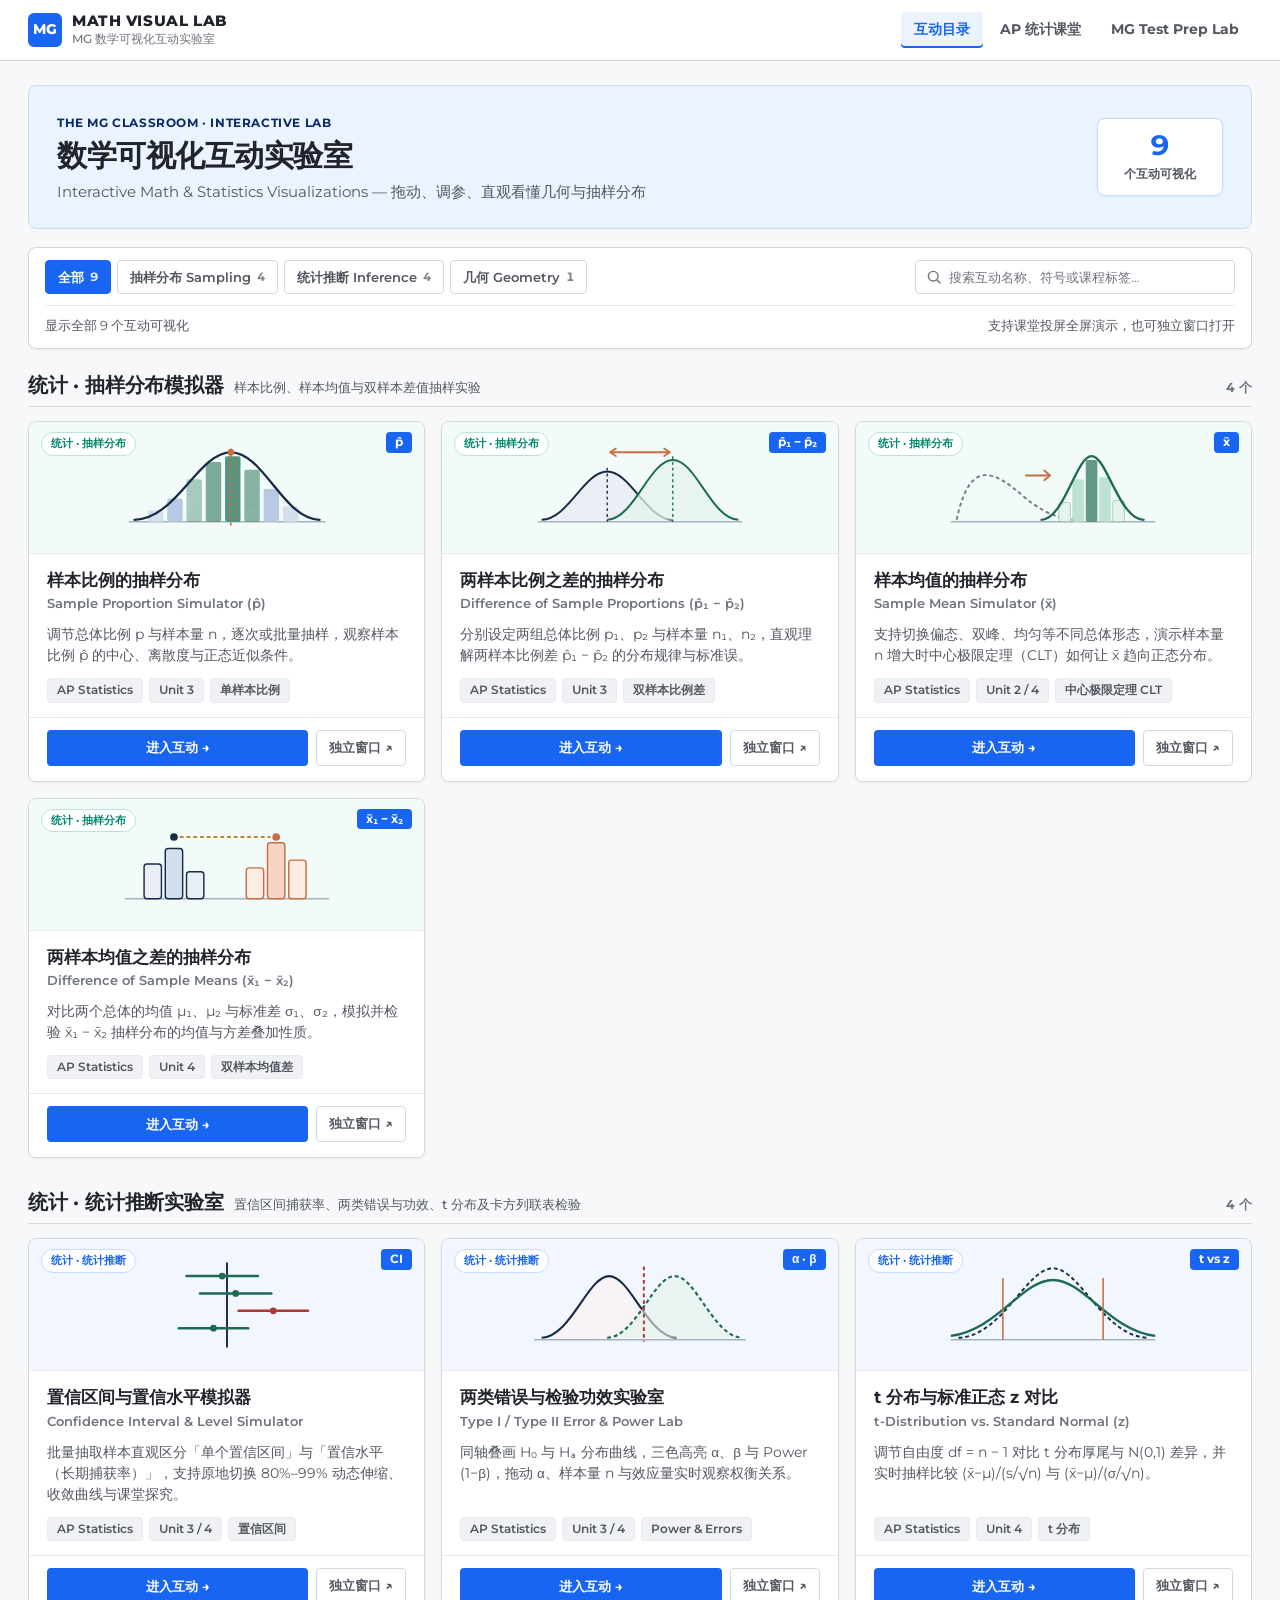
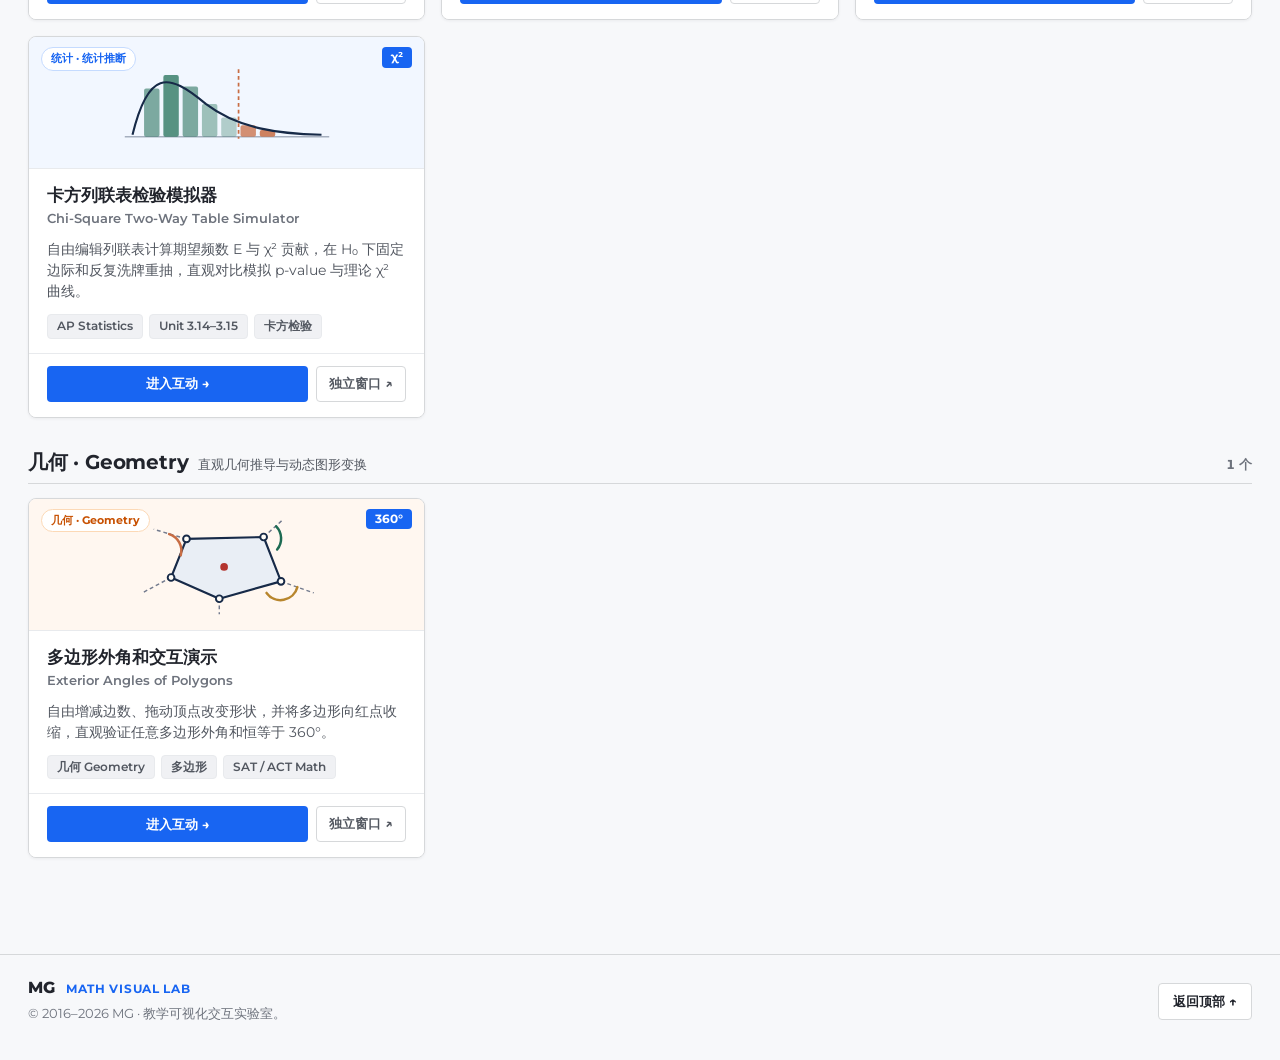
<file: index.html>
<!doctype html>
<html lang="zh-CN">
<head>
<meta charset="utf-8">
<meta name="viewport" content="width=device-width, initial-scale=1">
<title>MG Math Visual Lab · 数学可视化互动实验室</title>
<meta name="description" content="MG 数学可视化互动实验室：整合几何交互演示与 AP Statistics 抽样分布模拟器。">
<link rel="icon" href="data:image/svg+xml,%3Csvg%20xmlns%3D%22http%3A%2F%2Fwww.w3.org%2F2000%2Fsvg%22%20viewBox%3D%220%200%2040%2040%22%3E%3Crect%20width%3D%2240%22%20height%3D%2240%22%20rx%3D%228%22%20fill%3D%22%231865F2%22%2F%3E%3Ctext%20x%3D%2220%22%20y%3D%2225%22%20text-anchor%3D%22middle%22%20font-family%3D%22system-ui%2Csans-serif%22%20font-size%3D%2216%22%20font-weight%3D%22800%22%20fill%3D%22%23FFFFFF%22%3EMG%3C%2Ftext%3E%3C%2Fsvg%3E">
<link rel="preload" href="fonts/Montserrat-Variable.woff2" as="font" type="font/woff2" crossorigin>
<link rel="stylesheet" href="styles.css?v=20261127-ka2">
</head>
<body>
<a class="skip" href="#main">跳转到内容</a>
<header class="site-header">
  <div class="header-inner">
    <a class="brand" href="index.html">
      <span class="mark" aria-hidden="true">M<em>G</em></span>
      <span class="brand-text">
        <strong>MATH VISUAL LAB</strong>
        <small>MG 数学可视化互动实验室</small>
      </span>
    </a>
    <nav class="site-nav" aria-label="主导航">
      <a href="index.html" aria-current="page">互动目录</a>
      <a href="https://stats.mgpreplab.com/">AP 统计课堂</a>
      <a href="https://mgpreplab.com/">MG Test Prep Lab</a>
    </nav>
  </div>
</header>

<main id="main">
  <section class="hero">
    <div class="hero-copy">
      <p class="eyebrow">THE MG CLASSROOM · INTERACTIVE LAB</p>
      <h1>数学可视化互动实验室</h1>
      <p class="hero-sub">Interactive Math &amp; Statistics Visualizations — 拖动、调参、直观看懂几何与抽样分布</p>
    </div>
    <div class="hero-stat">
      <strong id="total-count">9</strong>
      <span>个互动可视化</span>
    </div>
  </section>

  <section class="toolbar" aria-label="筛选与搜索互动模块">
    <div class="toolbar-row">
      <div class="filter-pills" role="group" aria-label="按学科分类筛选">
        <button type="button" class="filter-pill" data-filter="all" aria-pressed="true">全部 <span class="pill-n" id="count-all">9</span></button>
        <button type="button" class="filter-pill" data-filter="sampling" aria-pressed="false">抽样分布 Sampling <span class="pill-n" id="count-sampling">4</span></button>
        <button type="button" class="filter-pill" data-filter="inference" aria-pressed="false">统计推断 Inference <span class="pill-n" id="count-inference">4</span></button>
        <button type="button" class="filter-pill" data-filter="geometry" aria-pressed="false">几何 Geometry <span class="pill-n" id="count-geometry">1</span></button>
      </div>
      <div class="search-box">
        <svg class="search-ico" viewBox="0 0 20 20" fill="none" stroke="currentColor" stroke-width="1.8" stroke-linecap="round" stroke-linejoin="round" aria-hidden="true">
          <circle cx="9" cy="9" r="6"/><path d="M13.5 13.5L17.5 17.5"/>
        </svg>
        <input type="search" id="filter-search" placeholder="搜索互动名称、符号或课程标签…" aria-label="搜索可视化互动">
        <button type="button" class="search-clear" id="filter-clear" aria-label="清空搜索" hidden>×</button>
      </div>
    </div>
    <div class="toolbar-meta">
      <span id="filter-status" aria-live="polite">显示全部 9 个互动可视化</span>
      <span>支持课堂投屏全屏演示，也可独立窗口打开</span>
    </div>
  </section>

  <div id="catalog-root"></div>

  <div class="empty-state" id="filter-empty" hidden>
    <strong>没有找到匹配的互动可视化</strong>
    <p>试试清空搜索关键词或切换回「全部」查看全部实验模块。</p>
    <button type="button" class="empty-reset" id="filter-reset">显示全部模块</button>
  </div>
</main>

<footer class="site-footer">
  <div class="footer-brand">
    <strong>MG <span>MATH VISUAL LAB</span></strong>
    <p>© 2016–2026 MG · 教学可视化交互实验室。</p>
  </div>
  <a class="back-top" href="#main">返回顶部 ↑</a>
</footer>

<script src="tools.js?v=3"></script>
<script>
(() => {
  const tools = window.MG_MATH_TOOLS || [];
  const root = document.getElementById('catalog-root');
  const pills = [...document.querySelectorAll('.filter-pill')];
  const input = document.getElementById('filter-search');
  const clearBtn = document.getElementById('filter-clear');
  const statusEl = document.getElementById('filter-status');
  const emptyEl = document.getElementById('filter-empty');
  const resetBtn = document.getElementById('filter-reset');

  const GROUPS = [
    { key: 'sampling', title: '统计 · 抽样分布模拟器', sub: '样本比例、样本均值与双样本差值抽样实验' },
    { key: 'inference', title: '统计 · 统计推断实验室', sub: '置信区间捕获率、两类错误与功效、t 分布及卡方列联表检验' },
    { key: 'geometry', title: '几何 · Geometry', sub: '直观几何推导与动态图形变换' }
  ];

  const esc = s => String(s ?? '').replace(/[&<>"']/g, c => ({
    '&': '&amp;', '<': '&lt;', '>': '&gt;', '"': '&quot;', "'": '&#39;'
  }[c]));

  document.getElementById('total-count').textContent = tools.length;
  document.getElementById('count-all').textContent = tools.length;
  document.getElementById('count-geometry').textContent = tools.filter(t => t.category === 'geometry').length;
  document.getElementById('count-sampling').textContent = tools.filter(t => t.category === 'sampling').length;
  document.getElementById('count-inference').textContent = tools.filter(t => t.category === 'inference').length;

  root.innerHTML = GROUPS.map(group => {
    const items = tools.filter(t => t.category === group.key);
    if (!items.length) return '';
    return `
      <section class="cat-section" data-group="${group.key}" aria-labelledby="sec-${group.key}">
        <div class="cat-head">
          <div class="cat-title">
            <h2 id="sec-${group.key}">${esc(group.title)}</h2>
            <span class="cat-sub">${esc(group.sub)}</span>
          </div>
          <span class="cat-count">${items.length} 个</span>
        </div>
        <div class="tools-grid">
          ${items.map(item => `
            <article class="tool-card cat-${esc(item.category)}" data-cat="${esc(item.category)}" data-search="${esc((item.titleZh + ' ' + item.titleEn + ' ' + item.desc + ' ' + item.symbol + ' ' + item.tags.join(' ')).toLowerCase())}">
              <div class="tool-thumb">
                <span class="thumb-badge">${esc(item.categoryLabel)}</span>
                <span class="thumb-symbol">${esc(item.symbol)}</span>
                ${item.svg}
              </div>
              <div class="tool-body">
                <h3 class="tool-title-zh">${esc(item.titleZh)}</h3>
                <p class="tool-title-en" lang="en">${esc(item.titleEn)}</p>
                <p class="tool-desc">${esc(item.desc)}</p>
                <div class="tool-tags">
                  ${item.tags.map(tag => `<span class="tool-tag">${esc(tag)}</span>`).join('')}
                </div>
              </div>
              <div class="tool-foot">
                <a class="btn-primary" href="viewer.html?tool=${encodeURIComponent(item.id)}">进入互动 →</a>
                <a class="btn-secondary" href="${esc(item.path)}" target="_blank" rel="noopener" aria-label="在新窗口独立打开 ${esc(item.titleZh)}">独立窗口 ↗</a>
              </div>
            </article>
          `).join('')}
        </div>
      </section>
    `;
  }).join('');

  const sections = [...root.querySelectorAll('.cat-section')];
  const cards = [...root.querySelectorAll('.tool-card')];
  let activeFilter = 'all';

  function apply() {
    const q = (input.value || '').trim().toLowerCase();
    clearBtn.hidden = q.length === 0;
    let visible = 0;

    for (const card of cards) {
      const catOk = activeFilter === 'all' || card.dataset.cat === activeFilter;
      const textOk = !q || (card.dataset.search || '').includes(q);
      const show = catOk && textOk;
      card.hidden = !show;
      if (show) visible += 1;
    }

    for (const sec of sections) {
      const secCards = [...sec.querySelectorAll('.tool-card')];
      const shown = secCards.filter(c => !c.hidden).length;
      sec.hidden = shown === 0;
      const countEl = sec.querySelector('.cat-count');
      if (countEl) countEl.textContent = `${shown} 个`;
    }

    emptyEl.hidden = visible > 0;
    statusEl.textContent = (visible === tools.length && activeFilter === 'all' && !q)
      ? `显示全部 ${tools.length} 个互动可视化`
      : `已筛选显示 ${visible} / ${tools.length} 个互动可视化`;
  }

  for (const pill of pills) {
    pill.addEventListener('click', () => {
      activeFilter = pill.dataset.filter;
      for (const p of pills) p.setAttribute('aria-pressed', String(p === pill));
      apply();
    });
  }

  input.addEventListener('input', apply);
  clearBtn.addEventListener('click', () => {
    input.value = '';
    input.focus();
    apply();
  });
  resetBtn.addEventListener('click', () => {
    activeFilter = 'all';
    input.value = '';
    for (const p of pills) p.setAttribute('aria-pressed', String(p.dataset.filter === 'all'));
    apply();
  });
  apply();
})();
</script>
</body>
</html>
</file>
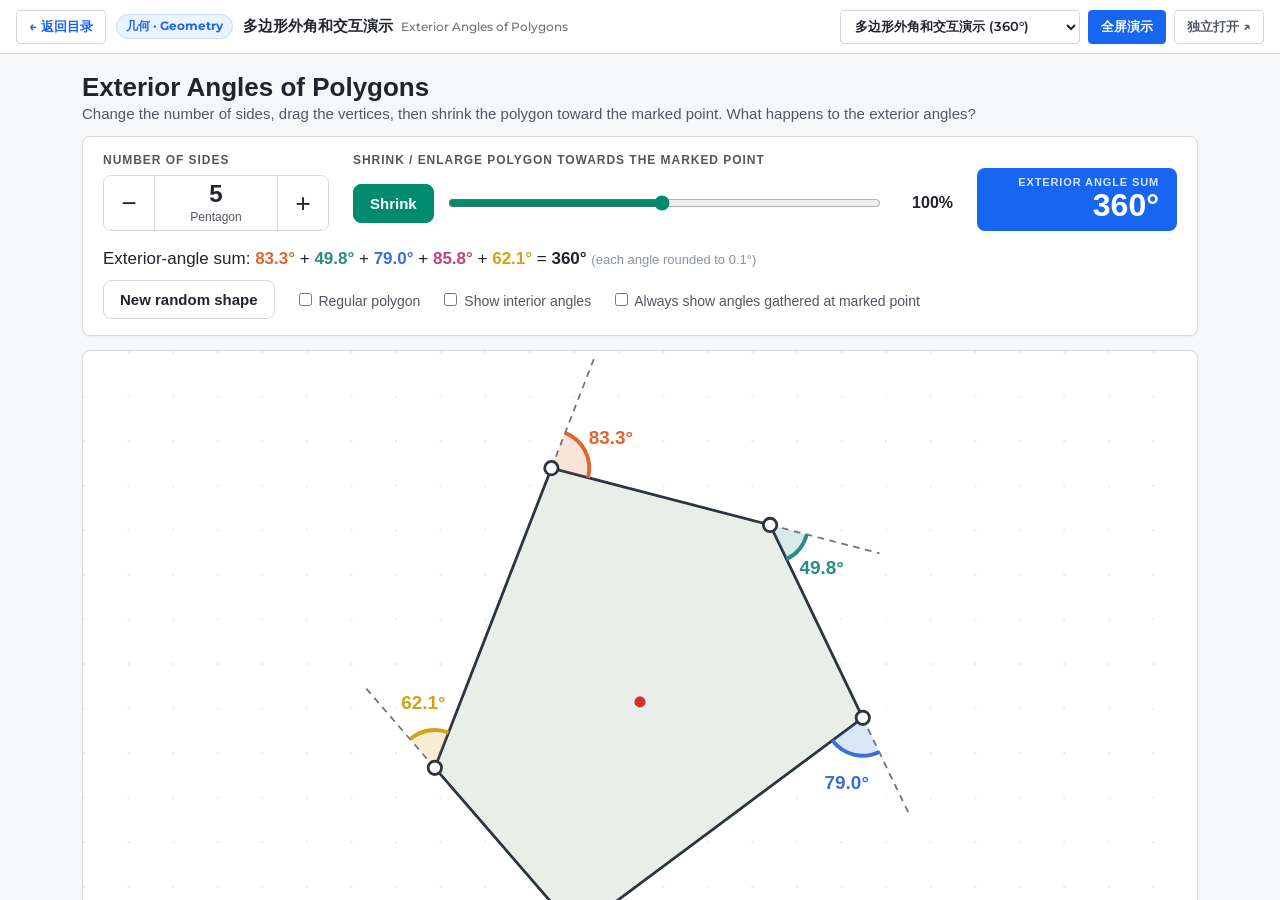
<file: viewer.html>
<!doctype html>
<html lang="zh-CN">
<head>
<meta charset="utf-8">
<meta name="viewport" content="width=device-width, initial-scale=1">
<title>互动实验 · MG Math Visual Lab</title>
<link rel="icon" href="data:image/svg+xml,%3Csvg%20xmlns%3D%22http%3A%2F%2Fwww.w3.org%2F2000%2Fsvg%22%20viewBox%3D%220%200%2040%2040%22%3E%3Crect%20width%3D%2240%22%20height%3D%2240%22%20rx%3D%228%22%20fill%3D%22%231865F2%22%2F%3E%3Ctext%20x%3D%2220%22%20y%3D%2225%22%20text-anchor%3D%22middle%22%20font-family%3D%22system-ui%2Csans-serif%22%20font-size%3D%2216%22%20font-weight%3D%22800%22%20fill%3D%22%23FFFFFF%22%3EMG%3C%2Ftext%3E%3C%2Fsvg%3E">
<link rel="preload" href="fonts/Montserrat-Variable.woff2" as="font" type="font/woff2" crossorigin>
<link rel="stylesheet" href="styles.css?v=20261127-ka2">
</head>
<body class="viewer-page">
  <header class="viewer-bar">
    <div class="viewer-left">
      <a class="viewer-back" href="index.html">← 返回目录</a>
      <span class="viewer-cat" id="viewer-cat">互动实验</span>
      <h1 class="viewer-title" id="viewer-title">加载中…</h1>
    </div>
    <div class="viewer-right">
      <select class="viewer-select" id="tool-select" aria-label="切换可视化互动"></select>
      <button type="button" class="viewer-btn is-gold" id="fs-btn">全屏演示</button>
      <a class="viewer-btn" id="open-raw" href="index.html" target="_blank" rel="noopener">独立打开 ↗</a>
    </div>
  </header>

  <iframe class="viewer-frame" id="tool-frame" title="数学可视化互动视图" allowfullscreen></iframe>

<script src="tools.js?v=3"></script>
<script>
(() => {
  const tools = window.MG_MATH_TOOLS || [];
  if (!tools.length) return;

  const select = document.getElementById('tool-select');
  const frame = document.getElementById('tool-frame');
  const catEl = document.getElementById('viewer-cat');
  const titleEl = document.getElementById('viewer-title');
  const openRaw = document.getElementById('open-raw');
  const fsBtn = document.getElementById('fs-btn');

  const GROUPS = [
    { key: 'sampling', label: '统计 · 抽样分布' },
    { key: 'inference', label: '统计 · 统计推断' },
    { key: 'geometry', label: '几何 · Geometry' }
  ];

  for (const g of GROUPS) {
    const items = tools.filter(t => t.category === g.key);
    if (!items.length) continue;
    const og = document.createElement('optgroup');
    og.label = g.label;
    for (const item of items) {
      const opt = document.createElement('option');
      opt.value = item.id;
      opt.textContent = `${item.titleZh} (${item.symbol})`;
      og.appendChild(opt);
    }
    select.appendChild(og);
  }

  function findById(id) {
    return tools.find(t => t.id === id) || tools[0];
  }

  function updateChrome(tool) {
    catEl.textContent = tool.categoryLabel;
    titleEl.innerHTML = '';
    titleEl.appendChild(document.createTextNode(tool.titleZh));
    const sm = document.createElement('small');
    sm.textContent = tool.titleEn;
    titleEl.appendChild(sm);
    const ver = '?v=20261127-ci3';
    select.value = tool.id;
    openRaw.href = tool.path + ver;
    document.title = `${tool.titleZh} · MG Math Visual Lab`;
    frame.title = `${tool.titleZh} — ${tool.titleEn}`;

    const url = new URL(location.href);
    if (url.searchParams.get('tool') !== tool.id) {
      url.searchParams.set('tool', tool.id);
      history.replaceState(null, '', url);
    }
  }

  function loadTool(id) {
    const tool = findById(id);
    updateChrome(tool);
    frame.src = tool.path + '?v=20261127-ci3';
  }

  // Sync top bar if user switches between sampling simulators via internal links inside iframe
  frame.addEventListener('load', () => {
    try {
      const path = frame.contentWindow.location.pathname;
      const matched = tools.find(t => path.endsWith('/' + t.path) || path.endsWith(t.path));
      if (matched) updateChrome(matched);
    } catch {
      // Ignore if sandbox/cross-origin prevents reading location
    }
  });

  select.addEventListener('change', () => loadTool(select.value));

  fsBtn.addEventListener('click', async () => {
    try {
      if (!document.fullscreenElement) {
        await document.documentElement.requestFullscreen();
      } else {
        await document.exitFullscreen();
      }
    } catch {
      window.open(openRaw.href, '_blank', 'noopener');
    }
  });

  document.addEventListener('fullscreenchange', () => {
    fsBtn.textContent = document.fullscreenElement ? '退出全屏' : '全屏演示';
  });

  const initialId = new URLSearchParams(location.search).get('tool');
  loadTool(initialId);
})();
</script>
</body>
</html>
</file>
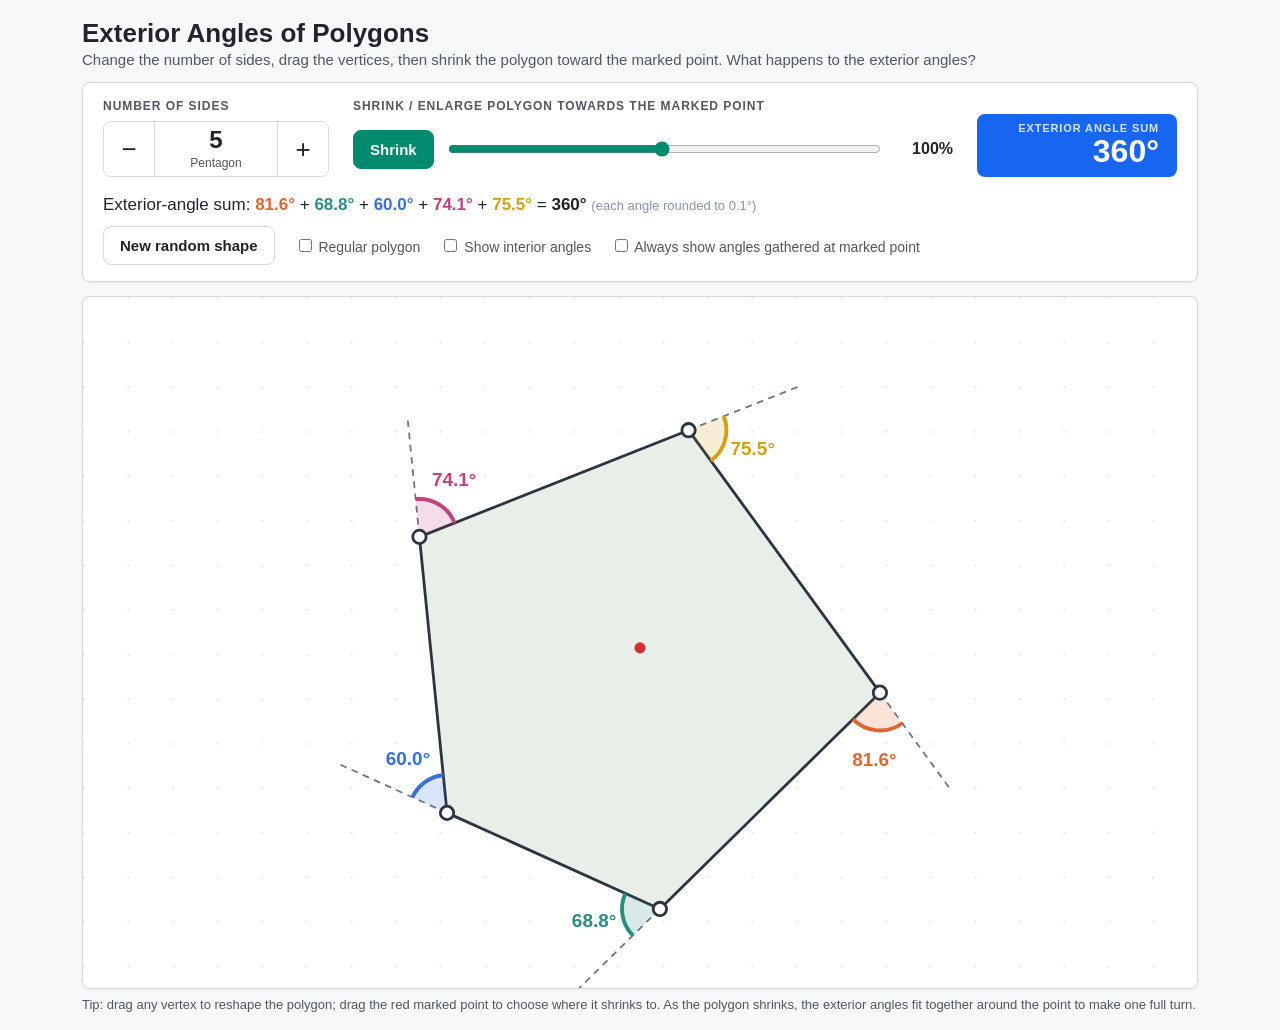
<file: tools/geometry/exterior-angles.html>
<!DOCTYPE html>
<html lang="en">
<head>
<meta charset="utf-8">
<meta name="viewport" content="width=device-width,initial-scale=1">
<title>Exterior Angles of Polygons</title>
<style>
:root{--ink:#21242C;--muted:#525760;--teal:#008A6E;--navy:#1865F2;--bg:#F7F8FA;--card:#FFFFFF;--line:#D6D8DA}
*{box-sizing:border-box}
body{margin:0;font-family:"Lato",-apple-system,BlinkMacSystemFont,"SF Pro Text","PingFang SC","Hiragino Sans GB","Segoe UI","Microsoft YaHei",sans-serif;background:var(--bg);color:var(--ink);-webkit-font-smoothing:antialiased}
.wrap{max-width:1160px;margin:0 auto;padding:18px 22px}
h1{font-size:26px;font-weight:800;margin:0 0 2px}
.sub{color:var(--muted);margin:0 0 14px;font-size:15px}
.panel{background:var(--card);border:1px solid var(--line);border-radius:8px;box-shadow:0 1px 3px rgba(33,36,44,.06);padding:16px 20px}
.controls{display:flex;flex-wrap:wrap;gap:24px;align-items:flex-end}
.lab{font-size:12px;font-weight:700;letter-spacing:.08em;color:var(--muted);text-transform:uppercase;margin-bottom:8px}
.stepper{display:flex;border:1px solid var(--line);border-radius:8px;overflow:hidden;height:56px}
.stepper button{width:50px;font-size:26px;border:0;background:#FFFFFF;cursor:pointer;color:var(--ink)}
.stepper button:hover{background:#F0F1F4}
.stepper .val{width:124px;text-align:center;padding-top:5px;border-left:1px solid var(--line);border-right:1px solid var(--line)}
.val b{font-size:24px;display:block;line-height:1.1}
.val small{color:var(--muted);font-size:12px}
.zoom{flex:1;min-width:340px}
.zrow{display:flex;gap:12px;align-items:center;height:56px}
.btn{border:1px solid var(--line);background:#FFFFFF;border-radius:8px;padding:10px 16px;font-weight:700;font-size:15px;cursor:pointer;color:var(--ink);white-space:nowrap}
.btn:hover{background:#F0F1F4}
.btn.primary{background:var(--teal);color:#fff;border-color:var(--teal)}
.btn.primary:hover{filter:brightness(1.06)}
input[type=range]{flex:1;accent-color:var(--teal);cursor:pointer}
.pct{width:58px;text-align:right;font-weight:700;font-size:16px}
.sum{background:var(--navy);color:#fff;border-radius:8px;padding:8px 18px;text-align:right;min-width:200px}
.sum .lab{color:rgba(255,255,255,.82);margin:0;font-size:11px}
.sum b{font-size:32px;font-variant-numeric:tabular-nums;line-height:1.1}
.eq{margin-top:14px;font-size:17px;min-height:26px;line-height:1.6}
.eq .t{font-weight:700}
.opts{display:flex;gap:20px;flex-wrap:wrap;margin-top:8px;color:var(--muted);font-size:14px;align-items:center}
.opts label{cursor:pointer;user-select:none}
svg{width:100%;height:auto;display:block;background:#fff;border:1px solid var(--line);border-radius:8px;box-shadow:0 1px 3px rgba(33,36,44,.06);margin-top:14px;touch-action:none;user-select:none}
.hint{color:var(--muted);font-size:13px;margin-top:8px}
.warn{color:#c0392b;font-weight:600}
[data-drag]{cursor:grab}
</style>
</head>
<body>
<div class="wrap">
  <h1>Exterior Angles of Polygons</h1>
  <p class="sub">Change the number of sides, drag the vertices, then shrink the polygon toward the marked point. What happens to the exterior angles?</p>

  <div class="panel">
    <div class="controls">
      <div>
        <div class="lab">Number of sides</div>
        <div class="stepper">
          <button id="minus" aria-label="fewer sides">−</button>
          <div class="val"><b id="nVal">5</b><small id="nName">Pentagon</small></div>
          <button id="plus" aria-label="more sides">+</button>
        </div>
      </div>
      <div class="zoom">
        <div class="lab">Shrink / enlarge polygon towards the marked point</div>
        <div class="zrow">
          <button class="btn primary" id="shrink">Shrink</button>
          <input type="range" id="scale" min="2" max="200" value="100" step="1">
          <span class="pct" id="pct">100%</span>
        </div>
      </div>
      <div class="sum">
        <div class="lab">Exterior angle sum</div>
        <b id="sumVal">360°</b>
      </div>
    </div>
    <div class="eq" id="eq"></div>
    <div class="opts">
      <button class="btn" id="newShape">New random shape</button>
      <label><input type="checkbox" id="regular"> Regular polygon</label>
      <label><input type="checkbox" id="interior"> Show interior angles</label>
      <label><input type="checkbox" id="pieAlways"> Always show angles gathered at marked point</label>
    </div>
  </div>

  <svg id="svg" viewBox="0 0 1000 620" aria-label="polygon diagram"></svg>
  <div class="hint">Tip: drag any vertex to reshape the polygon; drag the red marked point to choose where it shrinks to. As the polygon shrinks, the exterior angles fit together around the point to make one full turn.</div>
</div>

<script>
const NAMES={3:'Triangle',4:'Quadrilateral',5:'Pentagon',6:'Hexagon',7:'Heptagon',8:'Octagon',9:'Nonagon',10:'Decagon',11:'Hendecagon',12:'Dodecagon'};
const COLORS=['#e0662f','#2a8c82','#3b6fd8','#c2417e','#d4a017','#7a52c7','#2f9e4f','#d1495b','#1f8fb3','#8c6d31','#5d6d7e','#e07a5f'];
const W=1000,H=620,MIN_N=3,MAX_N=12;
let n=5,base=[],M={x:500,y:315},s=1,anim=null,drag=null;
const $=id=>document.getElementById(id);
const svg=$('svg');

const rand=(a,b)=>a+Math.random()*(b-a);
const clamp=(x,a,b)=>Math.max(a,Math.min(b,x));
const norm=v=>{const l=Math.hypot(v.x,v.y)||1;return{x:v.x/l,y:v.y/l}};
const f=x=>x.toFixed(2);

function cross(P){const N=P.length,c=[];for(let i=0;i<N;i++){const A=P[(i-1+N)%N],B=P[i],C=P[(i+1)%N];c.push((B.x-A.x)*(C.y-B.y)-(B.y-A.y)*(C.x-B.x))}return c}
function isConvex(P){const c=cross(P);return c.every(v=>v>0)||c.every(v=>v<0)}

function gen(){
  M={x:500,y:315};
  const R=235,reg=$('regular').checked;
  for(let t=0;t<300;t++){
    const angs=[];
    if(reg){for(let i=0;i<n;i++)angs.push(-Math.PI/2+2*Math.PI*i/n)}
    else{const g=[];for(let i=0;i<n;i++)g.push(rand(0.55,1.45));const tot=g.reduce((a,b)=>a+b);let a=rand(0,2*Math.PI);for(let i=0;i<n;i++){angs.push(a);a+=g[i]/tot*2*Math.PI}}
    const pts=angs.map(a=>{const r=reg?R:R*rand(0.8,1);return{x:M.x+r*Math.cos(a),y:M.y+r*Math.sin(a)}});
    if(reg||isConvex(pts)){base=pts;return}
  }
}

// round each value to 0.1 so the shown terms add up exactly to the shown total
function roundTo(vals){
  const t=Math.round(vals.reduce((a,b)=>a+b,0)*10);
  const fl=vals.map(v=>Math.floor(v*10+1e-9));
  let rem=t-fl.reduce((a,b)=>a+b,0);
  const order=vals.map((v,i)=>[v*10-fl[i],i]).sort((a,b)=>b[0]-a[0]);
  for(let k=0;k<order.length&&rem>0;k++,rem--)fl[order[k][1]]++;
  return fl.map(v=>v/10);
}
const fmt=v=>(Math.abs(v)<0.05?'0.0':v.toFixed(1)).replace('-','−');

function wedgePath(c,uh,vh,r,a){
  return `M${f(c.x)},${f(c.y)} L${f(c.x+r*uh.x)},${f(c.y+r*uh.y)} A${f(r)},${f(r)} 0 0 ${a>0?1:0} ${f(c.x+r*vh.x)},${f(c.y+r*vh.y)} Z`;
}
function arcPath(c,uh,vh,r,a){
  return `M${f(c.x+r*uh.x)},${f(c.y+r*uh.y)} A${f(r)},${f(r)} 0 0 ${a>0?1:0} ${f(c.x+r*vh.x)},${f(c.y+r*vh.y)}`;
}

function render(){
  const N=base.length;
  const P=base.map(v=>({x:M.x+s*(v.x-M.x),y:M.y+s*(v.y-M.y)}));
  // angles from the unscaled shape (scale does not change angles)
  const info=[];let sumRad=0;
  for(let i=0;i<N;i++){
    const A=base[(i-1+N)%N],B=base[i],C=base[(i+1)%N];
    const u={x:B.x-A.x,y:B.y-A.y},v={x:C.x-B.x,y:C.y-B.y};
    const a=Math.atan2(u.x*v.y-u.y*v.x,u.x*v.x+u.y*v.y);
    sumRad+=a;
    info.push({a,uh:norm(u),vh:norm(v),lu:Math.hypot(u.x,u.y)*s,lv:Math.hypot(v.x,v.y)*s});
  }
  const o=sumRad>=0?1:-1;
  const deg=info.map(r=>r.a*o*180/Math.PI);
  const shown=deg.map(d=>Math.round(d*10)/10);
  const total=deg.reduce((a,b)=>a+b,0);
  const convex=deg.every(d=>d>0);
  const showInt=$('interior').checked;

  let g='';
  // grid dots
  g+=`<defs><pattern id="grid" width="40" height="40" patternUnits="userSpaceOnUse"><circle cx="1" cy="1" r="1" fill="#e3e7ee"/></pattern></defs><rect width="${W}" height="${H}" fill="url(#grid)"/>`;
  // gathered angles at the marked point
  const pieOp=$('pieAlways').checked?1:clamp((0.4-s)/0.25,0,1);
  if(pieOp>0){
    const R=95;
    g+=`<g opacity="${pieOp.toFixed(2)}">`;
    info.forEach((r,i)=>{
      g+=`<path d="${wedgePath(M,r.uh,r.vh,R,r.a)}" fill="${COLORS[i%12]}" fill-opacity=".55" stroke="#fff" stroke-width="2"/>`;
    });
    info.forEach((r,i)=>{
      let bis={x:r.uh.x+r.vh.x,y:r.uh.y+r.vh.y};
      if(Math.hypot(bis.x,bis.y)<0.05)bis={x:-r.uh.y,y:r.uh.x};
      bis=norm(bis);
      g+=`<text x="${f(M.x+(R+26)*bis.x)}" y="${f(M.y+(R+26)*bis.y+6)}" text-anchor="middle" font-size="16" font-weight="700" fill="${COLORS[i%12]}" stroke="#fff" stroke-width="4" paint-order="stroke">${fmt(shown[i])}°</text>`;
    });
    g+=`<text x="${f(M.x)}" y="${f(M.y-R-52)}" text-anchor="middle" font-size="18" font-weight="700" fill="#152b5c" stroke="#fff" stroke-width="5" paint-order="stroke">One full turn = 360°</text>`;
    g+=`</g>`;
  }

  // polygon
  g+=`<polygon points="${P.map(p=>f(p.x)+','+f(p.y)).join(' ')}" fill="#e8efe9" stroke="#2c3442" stroke-width="2.5" stroke-linejoin="round"/>`;

  // extension lines + arcs at vertices
  info.forEach((r,i)=>{
    const B=P[i],ext=Math.max(70,Math.min(110,r.lu*0.5));
    g+=`<line x1="${f(B.x)}" y1="${f(B.y)}" x2="${f(B.x+ext*r.uh.x)}" y2="${f(B.y+ext*r.uh.y)}" stroke="#6b7385" stroke-width="1.6" stroke-dasharray="6 5"/>`;
    const rad=Math.min(34,0.38*Math.min(r.lu,r.lv));
    if(rad>3){
      g+=`<path d="${wedgePath(B,r.uh,r.vh,rad,r.a)}" fill="${COLORS[i%12]}" fill-opacity=".18"/>`;
      g+=`<path d="${arcPath(B,r.uh,r.vh,rad,r.a)}" fill="none" stroke="${COLORS[i%12]}" stroke-width="3.5"/>`;
    }
    if(rad>12&&pieOp<0.95){
      let bis={x:r.uh.x+r.vh.x,y:r.uh.y+r.vh.y};
      if(Math.hypot(bis.x,bis.y)<0.05)bis={x:-r.uh.y,y:r.uh.x};
      bis=norm(bis);
      const L=rad+26;
      g+=`<text x="${f(B.x+L*bis.x)}" y="${f(B.y+L*bis.y+6)}" opacity="${(1-pieOp).toFixed(2)}" text-anchor="middle" font-size="17" font-weight="700" fill="${COLORS[i%12]}" stroke="#fff" stroke-width="4" paint-order="stroke">${fmt(shown[i])}°</text>`;
      if(showInt){
        let ib=norm({x:r.vh.x-r.uh.x,y:r.vh.y-r.uh.y});
        g+=`<text opacity="${(1-pieOp).toFixed(2)}" x="${f(B.x+34*ib.x)}" y="${f(B.y+34*ib.y+5)}" text-anchor="middle" font-size="14" fill="#5b6475" font-style="italic">${fmt(180-shown[i])}°</text>`;
      }
    }
  });

  // vertices (draggable)
  P.forEach((p,i)=>{
    g+=`<circle cx="${f(p.x)}" cy="${f(p.y)}" r="6" fill="#fff" stroke="#2c3442" stroke-width="2.5" pointer-events="none"/>`;
    if(s>=0.08)g+=`<circle data-drag="${i}" cx="${f(p.x)}" cy="${f(p.y)}" r="17" fill="transparent"/>`;
  });
  // marked point
  g+=`<circle cx="${f(M.x)}" cy="${f(M.y)}" r="5" fill="#d63031"/>`;
  g+=`<circle data-drag="M" cx="${f(M.x)}" cy="${f(M.y)}" r="15" fill="transparent"/>`;
  svg.innerHTML=g;

  // panel
  $('nVal').textContent=N;$('nName').textContent=NAMES[N];
  $('sumVal').textContent=(Math.abs(total-Math.round(total))<0.05?Math.round(total):total.toFixed(1))+'°';
  const terms=shown.map((v,i)=>`<span class="t" style="color:${COLORS[i%12]}">${v<0?'('+fmt(v)+'°)':fmt(v)+'°'}</span>`).join(' + ');
  let txt=`Exterior-angle sum: ${terms} = <b>${Math.round(total)}°</b> <span style="color:#8a92a3;font-size:13px">(each angle rounded to 0.1°)</span>`;
  if($('regular').checked&&convex&&isRegularNow())txt+=`<br>Regular ${NAMES[N].toLowerCase()}: each exterior angle = 360° ÷ ${N} = <b>${(360/N).toFixed(1).replace(/\.0$/,'')}°</b>`;
  if(!convex)txt+=`<br><span class="warn">This polygon is not convex: an exterior angle that turns the other way counts as negative, so the sum is still 360°.</span>`;
  $('eq').innerHTML=txt;
  $('minus').disabled=N<=MIN_N;$('plus').disabled=N>=MAX_N;
  $('scale').value=Math.round(s*100);$('pct').textContent=Math.round(s*100)+'%';
  $('shrink').textContent=s<0.15?'Restore':'Shrink';
}
let regularIntact=true;
function isRegularNow(){return regularIntact}

function toSvg(e){const pt=svg.createSVGPoint();pt.x=e.clientX;pt.y=e.clientY;const q=pt.matrixTransform(svg.getScreenCTM().inverse());return{x:clamp(q.x,8,W-8),y:clamp(q.y,8,H-8)}}
svg.addEventListener('pointerdown',e=>{const t=e.target.closest('[data-drag]');if(!t)return;drag=t.dataset.drag;cancelAnimationFrame(anim);e.preventDefault()});
window.addEventListener('pointermove',e=>{
  if(drag===null)return;
  const p=toSvg(e);
  if(drag==='M'){
    // keep the polygon where it is on screen; only move the centre of shrinking
    const P=base.map(v=>({x:M.x+s*(v.x-M.x),y:M.y+s*(v.y-M.y)}));
    M=p;
    if(s>0.05)base=P.map(q=>({x:M.x+(q.x-M.x)/s,y:M.y+(q.y-M.y)/s}));
  }else{
    const i=+drag;base[i]={x:M.x+(p.x-M.x)/s,y:M.y+(p.y-M.y)/s};regularIntact=false;
  }
  render();
});
window.addEventListener('pointerup',()=>drag=null);

function animateTo(target){
  cancelAnimationFrame(anim);
  const s0=s,t0=performance.now(),D=2200;
  const step=t=>{const k=Math.min(1,(t-t0)/D),e=k<.5?2*k*k:1-Math.pow(-2*k+2,2)/2;s=s0+(target-s0)*e;render();if(k<1)anim=requestAnimationFrame(step)};
  anim=requestAnimationFrame(step);
}
$('shrink').onclick=()=>animateTo(s<0.15?1:0.02);
$('scale').oninput=e=>{cancelAnimationFrame(anim);s=e.target.value/100;render()};
$('minus').onclick=()=>{if(n>MIN_N){n--;regularIntact=true;gen();render()}};
$('plus').onclick=()=>{if(n<MAX_N){n++;regularIntact=true;gen();render()}};
$('newShape').onclick=()=>{regularIntact=true;gen();render()};
$('regular').onchange=()=>{regularIntact=true;gen();render()};
$('interior').onchange=render;
$('pieAlways').onchange=render;

gen();render();
</script>
</body>
</html>
</file>
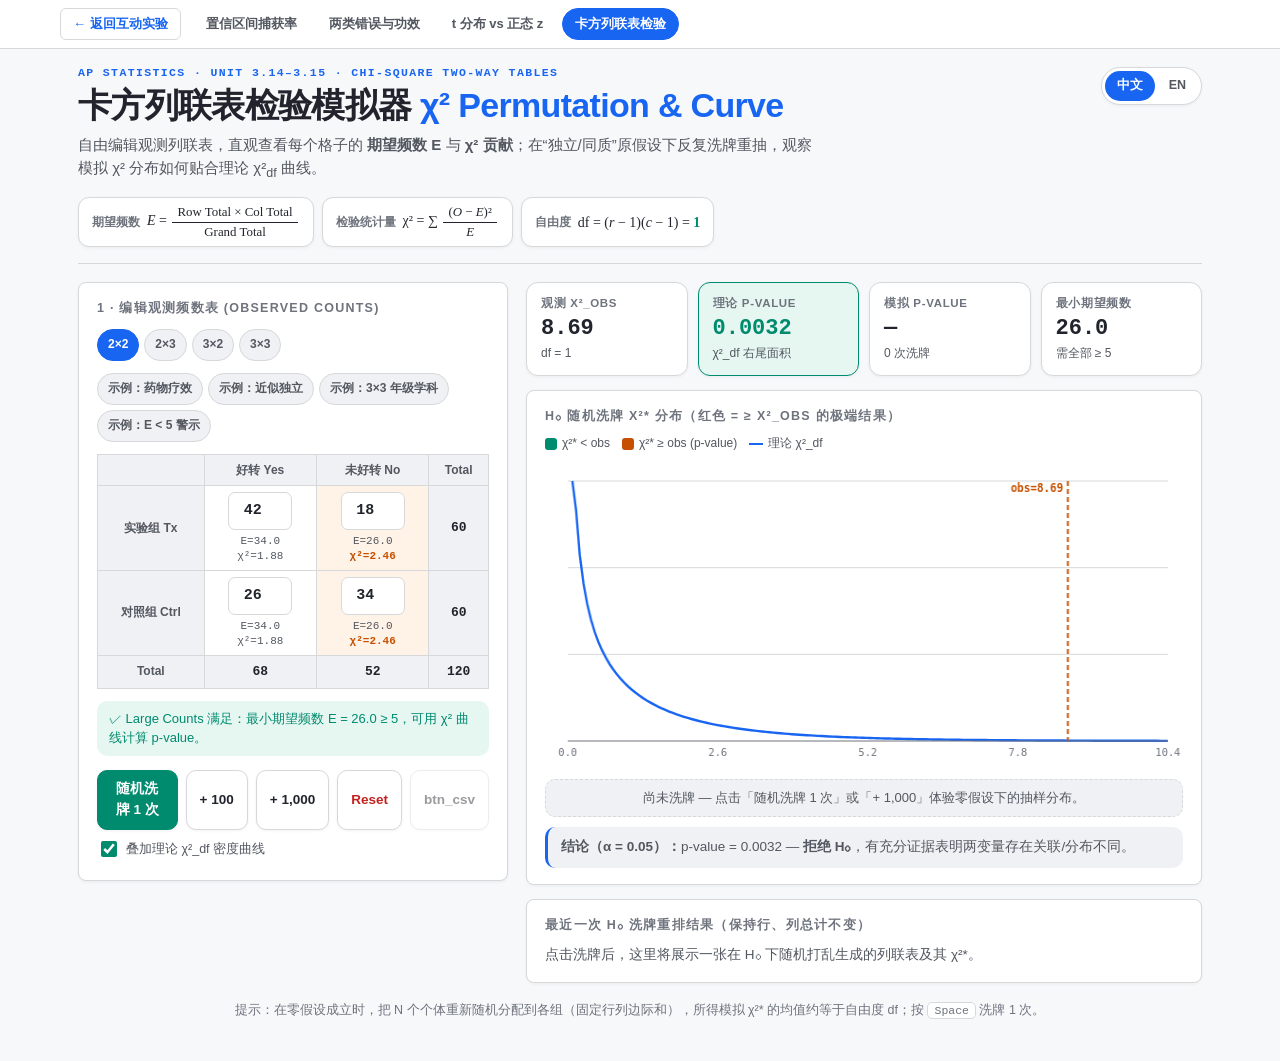
<file: tools/inference/chi-square.html>
<!doctype html>
<html lang="zh-CN">
<head>
<meta charset="utf-8">
<meta name="viewport" content="width=device-width, initial-scale=1, viewport-fit=cover">
<meta name="color-scheme" content="light">
<link rel="icon" href="data:,">
<title>卡方独立性/同质性模拟器 · Chi-Square Two-Way Table</title>
<script>
try { if (window.self !== window.top) document.documentElement.classList.add('in-embed'); }
catch (e) { document.documentElement.classList.add('in-embed'); }
</script>
<style>
:root{
  --ground:#F7F8FA; --surface:#FFFFFF; --surface-2:#F0F1F4; --line:#D6D8DA; --line-soft:#E8EAED;
  --navy:#1865F2; --navy-2:#1152CC; --navy-soft:#EBF3FF;
  --ink:#21242C; --ink-2:#525760; --ink-3:#6E737D;
  --sage:#008A6E; --sage-soft:#E6F7F2;
  --accent:#C75000; --accent-soft:#FFF3E8;
  --gold:#B45309; --gold-soft:#FEF3C7; --gold-bright:#D97706;
  --danger:#C5221F; --danger-soft:#FEECEB;
  --serif:Georgia,"Times New Roman","Songti SC",serif;
  --sans:"Lato",-apple-system,BlinkMacSystemFont,"SF Pro Text","PingFang SC","Hiragino Sans GB","Segoe UI","Microsoft YaHei",sans-serif;
  --mono:ui-monospace,SFMono-Regular,Menlo,Monaco,Consolas,monospace;
  --shadow-sm:0 1px 3px rgba(33,36,44,.06);
  --r-md:8px; --r-sm:6px;
}
*{box-sizing:border-box}
html{-webkit-text-size-adjust:100%}
body{margin:0;background:var(--ground);color:var(--ink);font:400 15px/1.55 var(--sans);-webkit-font-smoothing:antialiased}
button,input,select{font:inherit;color:inherit}
button,input[type=number],select{min-height:38px}
:focus-visible{outline:2.5px solid var(--navy);outline-offset:2px;border-radius:var(--r-sm)}
.mono{font-family:var(--mono);font-variant-numeric:tabular-nums}

.sim-nav{background:var(--surface);border-bottom:1px solid var(--line);padding:8px 18px}
.sim-nav-inner{max-width:1160px;margin:0 auto;display:flex;flex-wrap:wrap;gap:6px;align-items:center}
.sim-nav a,.sim-nav strong{padding:5px 12px;border-radius:999px;font-size:13px;font-weight:600;text-decoration:none;white-space:nowrap}
.sim-nav a.sim-back{color:var(--navy);border:1px solid var(--line);border-radius:6px;margin-right:6px;font-weight:700}
.sim-nav a.sim-back:hover{background:var(--navy-soft);border-color:var(--navy);color:var(--navy)}
.sim-nav a{color:var(--ink-2);border:1px solid transparent}
.sim-nav a:hover{background:var(--surface-2);border-color:var(--line);color:var(--ink)}
.sim-nav strong{background:var(--navy);color:#fff;border:1px solid var(--navy)}
.in-embed .sim-nav{display:none}

.wrap{max-width:1160px;margin:0 auto;padding:18px 18px 40px}
header.top{padding-bottom:16px;border-bottom:1px solid var(--line);margin-bottom:18px}
.head-row{display:flex;justify-content:space-between;align-items:flex-start;gap:16px;flex-wrap:wrap}
.kicker{font:700 11.5px/1 var(--mono);letter-spacing:.12em;text-transform:uppercase;color:var(--navy);margin:0 0 6px}
h1{font:800 clamp(24px,3.6vw,34px)/1.18 var(--sans);margin:0;letter-spacing:-.02em}
h1 em{font-style:normal;color:var(--navy)}
.sub{margin:8px 0 0;color:var(--ink-2);font-size:15px;max-width:740px}

.lang-switch{display:inline-flex;background:var(--surface);border:1px solid var(--line);border-radius:999px;padding:3px;gap:2px;box-shadow:var(--shadow-sm);flex:none}
.lang-switch button{min-height:30px;padding:0 12px;border:0;border-radius:999px;background:transparent;color:var(--ink-2);font-size:12.5px;font-weight:700;cursor:pointer}
.lang-switch button[aria-pressed="true"]{background:var(--navy);color:#fff}

.formula{display:flex;gap:8px;flex-wrap:wrap;margin-top:14px;align-items:stretch}
.chip{background:var(--surface);border:1px solid var(--line);padding:7px 13px;border-radius:11px;font-family:var(--serif);font-size:14px;display:inline-flex;align-items:center;gap:7px;line-height:1.25;box-shadow:var(--shadow-sm)}
.chip b{color:var(--sage);font-weight:700}
.chip .chip-label{font-family:var(--sans);font-size:12px;font-weight:700;color:var(--ink-3)}
.frac{display:inline-flex;flex-direction:column;vertical-align:middle;text-align:center;line-height:1.12;margin:0 2px;font-size:.92em}
.frac-num{display:block;padding:0 5px 2px;border-bottom:1.5px solid currentColor;white-space:nowrap}
.frac-den{display:block;padding:2px 5px 0;white-space:nowrap}

.layout{display:grid;grid-template-columns:430px 1fr;gap:18px;align-items:start}
@media(max-width:960px){.layout{grid-template-columns:1fr}}

.card{background:var(--surface);border:1px solid var(--line);border-radius:var(--r-md);padding:16px 18px;box-shadow:var(--shadow-sm)}
.card h2{font-size:12.5px;letter-spacing:.1em;text-transform:uppercase;margin:0 0 10px;color:var(--ink-3);font-weight:700}

.presets{display:flex;gap:5px;flex-wrap:wrap;margin-bottom:12px}
.presets button{min-height:32px;padding:0 10px;border-radius:999px;border:1px solid var(--line);background:var(--surface-2);cursor:pointer;font-weight:700;font-size:12px;color:var(--ink-2)}
.presets button:hover{border-color:var(--sage);color:var(--ink)}
.presets button.active{background:var(--navy);color:#fff;border-color:var(--navy)}

table.ctbl{width:100%;border-collapse:collapse;font-size:13px;margin-top:6px}
table.ctbl th,table.ctbl td{border:1px solid var(--line);padding:6px;text-align:center;vertical-align:middle}
table.ctbl th{background:var(--surface-2);font-size:12px;color:var(--ink-2)}
table.ctbl td.tot{background:var(--surface-2);font-family:var(--mono);font-weight:700}
.cell-in{width:64px;padding:3px 6px;text-align:center;font:700 15px/1.2 var(--mono);border:1px solid var(--line);border-radius:7px;background:var(--surface);color:var(--ink);min-height:32px}
.cell-meta{font:11px/1.35 var(--mono);color:var(--ink-2);margin-top:4px}
.cell-meta span{display:block}
.cell-meta .c-hi{color:var(--accent);font-weight:700}

.cond{margin-top:12px;padding:9px 12px;border-radius:10px;font-size:13px;line-height:1.45}
.cond.ok{background:var(--sage-soft);color:var(--sage)}
.cond.warn{background:var(--gold-soft);color:#92400E}

.actions{display:flex;flex-wrap:wrap;gap:8px;margin-top:14px}
.btn{border:1px solid var(--line);background:var(--surface);color:var(--ink);padding:8px 13px;border-radius:10px;cursor:pointer;font-weight:700;font-size:13.5px;box-shadow:var(--shadow-sm)}
.btn:hover{border-color:var(--navy)}
.btn.primary{background:var(--sage);color:#fff;border-color:var(--sage);flex:1}
.btn.reset{color:var(--danger)}
.btn:disabled{opacity:.45;cursor:default}

.stats{display:grid;grid-template-columns:repeat(4,1fr);gap:10px;margin-bottom:14px}
@media(max-width:680px){.stats{grid-template-columns:1fr 1fr}}
.stat{background:var(--surface);border:1px solid var(--line);border-radius:12px;padding:12px 14px;box-shadow:var(--shadow-sm)}
.stat .k{font-size:11.5px;letter-spacing:.06em;text-transform:uppercase;color:var(--ink-3);font-weight:700}
.stat .v{font-family:var(--mono);font-size:22px;font-weight:800;line-height:1.2;margin-top:3px}
.stat .s{font-size:12px;color:var(--ink-2);margin-top:2px}
.stat.highlight{border-color:var(--sage);background:var(--sage-soft)}
.stat.highlight .v{color:var(--sage)}

.chart-head{display:flex;justify-content:space-between;align-items:center;flex-wrap:wrap;gap:8px;margin-bottom:8px}
.chart-head h2{margin:0}
.legend{display:flex;gap:12px;font-size:12px;color:var(--ink-2);flex-wrap:wrap}
.legend span{display:inline-flex;align-items:center;gap:5px}
.swatch{display:inline-block;width:12px;height:12px;border-radius:3px}
.swatch-line{display:inline-block;width:14px;height:0;border-top:2.5px solid var(--navy)}
canvas{width:100%;height:310px;display:block}
@media(max-width:640px){canvas{height:260px}}
.empty-note{text-align:center;color:var(--ink-2);font-size:13px;padding:8px 10px;background:var(--surface-2);border:1px dashed var(--line);border-radius:10px;margin-top:8px}

.perm-card{margin-top:14px}
.verdict{margin-top:10px;padding:10px 13px;border-radius:10px;font-size:13.5px;background:var(--surface-2);border-left:3.5px solid var(--navy);color:var(--ink-2)}
footer{margin-top:18px;font-size:12.5px;color:var(--ink-3);text-align:center}
.kbd{font-family:var(--mono);font-size:11.5px;background:var(--surface);border:1px solid var(--line);border-radius:5px;padding:1px 6px}
</style>
</head>
<body>
<nav class="sim-nav" aria-label="统计推断模拟器">
  <div class="sim-nav-inner">
    <a class="sim-back" href="../../index.html">← 返回互动实验</a>
    <a href="confidence-interval.html" data-i18n="nav_ci">置信区间捕获率</a>
    <a href="errors-power.html" data-i18n="nav_ep">两类错误与功效</a>
    <a href="t-vs-z.html" data-i18n="nav_tz">t 分布 vs 正态 z</a>
    <strong aria-current="page" data-i18n="nav_chi">卡方列联表检验</strong>
  </div>
</nav>

<div class="wrap">
  <header class="top">
    <div class="head-row">
      <div>
        <p class="kicker">AP Statistics · Unit 3.14–3.15 · Chi-Square Two-Way Tables</p>
        <h1 data-i18n-html="h1">卡方列联表检验模拟器 <em>χ² Permutation &amp; Curve</em></h1>
        <p class="sub" data-i18n-html="sub">自由编辑观测列联表，直观查看每个格子的 <b>期望频数 E</b> 与 <b>χ² 贡献</b>；在“独立/同质”原假设下反复洗牌重抽，观察模拟 χ² 分布如何贴合理论 χ²<sub>df</sub> 曲线。</p>
      </div>
      <div class="lang-switch" role="group" aria-label="Language toggle">
        <button type="button" id="langZh" aria-pressed="true">中文</button>
        <button type="button" id="langEn" aria-pressed="false">EN</button>
      </div>
    </div>

    <div class="formula">
      <span class="chip"><span class="chip-label" data-i18n="f_e">期望频数</span><span><i>E</i> = <span class="frac"><span class="frac-num">Row Total × Col Total</span><span class="frac-den">Grand Total</span></span></span></span>
      <span class="chip"><span class="chip-label" data-i18n="f_chi">检验统计量</span><span>χ² = ∑ <span class="frac"><span class="frac-num">(<i>O</i> − <i>E</i>)²</span><span class="frac-den"><i>E</i></span></span></span></span>
      <span class="chip"><span class="chip-label" data-i18n="f_df">自由度</span><span>df = (<i>r</i> − 1)(<i>c</i> − 1) = <b id="fDf">1</b></span></span>
    </div>
  </header>

  <div class="layout">
    <section class="card" aria-label="观测列联表">
      <h2 data-i18n="sec_tbl">1 · 编辑观测频数表 (Observed Counts)</h2>

      <div class="presets" id="sizePills">
        <button type="button" data-sz="2x2" class="active">2×2</button>
        <button type="button" data-sz="2x3">2×3</button>
        <button type="button" data-sz="3x2">3×2</button>
        <button type="button" data-sz="3x3">3×3</button>
      </div>

      <div class="presets" id="exPresets">
        <button type="button" data-ex="drug" data-i18n="ex_drug">示例：药物疗效</button>
        <button type="button" data-ex="indep" data-i18n="ex_indep">示例：近似独立</button>
        <button type="button" data-ex="subj" data-i18n="ex_subj">示例：3×3 年级学科</button>
        <button type="button" data-ex="lowE" data-i18n="ex_lowe">示例：E &lt; 5 警示</button>
      </div>

      <div id="tableWrap"></div>
      <div class="cond ok" id="condBox"></div>

      <div class="actions">
        <button type="button" class="btn primary" id="draw1" data-i18n="btn_1">随机洗牌 1 次</button>
        <button type="button" class="btn" id="draw100">+ 100</button>
        <button type="button" class="btn" id="draw1000">+ 1,000</button>
        <button type="button" class="btn reset" id="resetBtn" data-i18n="btn_reset">Reset</button>
        <button type="button" class="btn" id="csvBtn" disabled data-i18n="btn_csv">CSV</button>
      </div>
      <div style="margin-top:8px;font-size:12.5px;color:var(--ink-2)">
        <label style="display:inline-flex;align-items:center;gap:6px;cursor:pointer">
          <input type="checkbox" id="chkCurve" checked style="width:16px;height:16px;accent-color:var(--sage)">
          <span data-i18n="tog_curve">叠加理论 χ²<sub>df</sub> 密度曲线</span>
        </label>
      </div>
    </section>

    <div>
      <div class="stats">
        <div class="stat"><div class="k" data-i18n="st_obs">观测 χ²<sub>obs</sub></div><div class="v" id="stObs">8.68</div><div class="s" id="stDf">df = 1</div></div>
        <div class="stat highlight"><div class="k" data-i18n="st_pt">理论 p-value</div><div class="v" id="stPTheo">0.0032</div><div class="s" data-i18n="st_pts">χ²_df 右尾面积</div></div>
        <div class="stat"><div class="k" data-i18n="st_ps">模拟 p-value</div><div class="v" id="stPSim">—</div><div class="s" id="stSimCnt">0 shuffles</div></div>
        <div class="stat"><div class="k" data-i18n="st_min">最小期望频数</div><div class="v" id="stMinE">26.0</div><div class="s" data-i18n="st_mins">需全部 ≥ 5</div></div>
      </div>

      <section class="card">
        <div class="chart-head">
          <h2 data-i18n="chart_title">H₀ 随机洗牌 χ²* 分布（红色 = ≥ χ²_obs 的极端结果）</h2>
          <div class="legend">
            <span><i class="swatch" style="background:var(--sage)"></i><span>χ²* &lt; obs</span></span>
            <span><i class="swatch" style="background:var(--accent)"></i><span>χ²* ≥ obs (p-value)</span></span>
            <span><i class="swatch-line"></i><span data-i18n="leg_c">理论 χ²_df</span></span>
          </div>
        </div>
        <canvas id="chart" width="680" height="310"></canvas>
        <div class="empty-note" id="emptyNote"></div>
        <div class="verdict" id="verdictBox"></div>
      </section>

      <section class="card perm-card">
        <h2 data-i18n="sec_perm">最近一次 H₀ 洗牌重排结果（保持行、列总计不变）</h2>
        <div id="permBody"></div>
      </section>
    </div>
  </div>

  <footer>
    <span data-i18n="foot">提示：在零假设成立时，把 N 个个体重新随机分配到各组（固定行列边际和），所得模拟 χ²* 的均值约等于自由度 df；按</span> <span class="kbd">Space</span> <span data-i18n="foot2">洗牌 1 次。</span>
  </footer>
</div>

<script>
(function(){
  "use strict";
  var $ = function(id){ return document.getElementById(id); };
  var PRESETS = {
    drug:  { r:2, c:2, m:[[42,18],[26,34]], rL:["实验组 Tx","对照组 Ctrl"], cL:["好转 Yes","未好转 No"], rLE:["Treatment","Control"], cLE:["Improved","Not"] },
    indep: { r:2, c:3, m:[[24,30,16],[26,28,16]], rL:["A 班","B 班"], cL:["选修 1","选修 2","选修 3"], rLE:["Class A","Class B"], cLE:["Opt 1","Opt 2","Opt 3"] },
    subj:  { r:3, c:3, m:[[28,16,12],[18,26,16],[14,18,28]], rL:["高一","高二","高三"], cL:["理工","社科","艺术"], rLE:["Grade 10","Grade 11","Grade 12"], cLE:["STEM","Social","Arts"] },
    lowE:  { r:2, c:2, m:[[8,2],[3,17]], rL:["组 1","组 2"], cL:["成功","失败"], rLE:["Group 1","Group 2"], cLE:["Success","Failure"] }
  };

  var state = {
    r:2, c:2, m:[[42,18],[26,34]],
    rL:["实验组 Tx","对照组 Ctrl"], cL:["好转 Yes","未好转 No"],
    rLE:["Treatment","Control"], cLE:["Improved","Not"],
    sims:[], lastPerm:null, lang:"zh"
  };

  // ---------- Exact Chi-Square Math (Lanczos + Incomplete Gamma) ----------
  function logGamma(z){
    var cof=[76.18009172947146,-86.50532032941677,24.01409824083091,-1.231739572450155,0.1208650973866179e-2,-0.5395239384953e-5];
    var x=z, y=z, tmp=x+5.5; tmp -= (x+0.5)*Math.log(tmp);
    var ser=1.000000000190015;
    for(var j=0;j<6;j++) ser += cof[j]/++y;
    return -tmp + Math.log(2.5066282746310005*ser/x);
  }
  function gser(a, x){
    var gln=logGamma(a), ap=a, del=1/a, sum=del;
    for(var n=1;n<=200;n++){
      ap++; del *= x/ap; sum += del;
      if(Math.abs(del) < Math.abs(sum)*3e-9) return sum * Math.exp(-x + a*Math.log(x) - gln);
    }
    return sum * Math.exp(-x + a*Math.log(x) - gln);
  }
  function gcf(a, x){
    var gln=logGamma(a), b=x+1-a, c=1/1e-30, d=1/b, h=d;
    for(var i=1;i<=200;i++){
      var an = -i*(i-a); b += 2;
      d = an*d + b; if(Math.abs(d)<1e-30) d=1e-30;
      c = b + an/c; if(Math.abs(c)<1e-30) c=1e-30;
      d = 1/d; var del = d*c; h *= del;
      if(Math.abs(del-1) < 3e-9) break;
    }
    return Math.exp(-x + a*Math.log(x) - gln) * h;
  }
  function gammaq(a, x){
    if(x<=0) return 1;
    return x < a+1 ? 1 - gser(a,x) : gcf(a,x);
  }
  function chi2PVal(x, df){ return x <= 0 ? 1 : gammaq(df/2, x/2); }
  function chi2PDF(x, df){
    if(x <= 0) return df === 2 ? 0.5 : 0;
    var k = df/2;
    return Math.exp((k-1)*Math.log(x) - x/2 - k*Math.LN2 - logGamma(k));
  }
  function cssVar(n){ return getComputedStyle(document.documentElement).getPropertyValue(n).trim(); }
  function arrMax(a){ var m=0; for(var i=0;i<a.length;i++) if(a[i]>m) m=a[i]; return m; }

  var I18N = {
    zh:{
      nav_ci:"置信区间捕获率", nav_ep:"两类错误与功效", nav_tz:"t 分布 vs 正态 z", nav_chi:"卡方列联表检验",
      h1:"卡方列联表检验模拟器 <em>χ² Permutation &amp; Curve</em>",
      sub:"自由编辑观测列联表，直观查看每个格子的 <b>期望频数 E</b> 与 <b>χ² 贡献</b>；在“独立/同质”原假设下反复洗牌重抽，观察模拟 χ² 分布如何贴合理论 χ²<sub>df</sub> 曲线。",
      f_e:"期望频数", f_chi:"检验统计量", f_df:"自由度",
      sec_tbl:"1 · 编辑观测频数表 (Observed Counts)",
      ex_drug:"示例：药物疗效", ex_indep:"示例：近似独立", ex_subj:"示例：3×3 年级学科", ex_lowe:"示例：E < 5 警示",
      btn_1:"随机洗牌 1 次", btn_reset:"Reset", tog_curve:"叠加理论 χ²_df 密度曲线",
      st_obs:"观测 χ²_obs", st_pt:"理论 p-value", st_pts:"χ²_df 右尾面积", st_ps:"模拟 p-value", st_min:"最小期望频数", st_mins:"需全部 ≥ 5",
      chart_title:"H₀ 随机洗牌 χ²* 分布（红色 = ≥ χ²_obs 的极端结果）", leg_c:"理论 χ²_df",
      sec_perm:"最近一次 H₀ 洗牌重排结果（保持行、列总计不变）",
      foot:"提示：在零假设成立时，把 N 个个体重新随机分配到各组（固定行列边际和），所得模拟 χ²* 的均值约等于自由度 df；按", foot2:"洗牌 1 次。",
      empty:"尚未洗牌 — 点击「随机洗牌 1 次」或「+ 1,000」体验零假设下的抽样分布。",
      perm_empty:"点击洗牌后，这里将展示一张在 H₀ 下随机打乱生成的列联表及其 χ²*。"
    },
    en:{
      nav_ci:"CI Capture Simulator", nav_ep:"Errors & Power", nav_tz:"t vs. Normal z", nav_chi:"Chi-Square Table",
      h1:"Chi-Square Two-Way Simulator <em>Permutation &amp; Curve</em>",
      sub:"Edit any contingency table to inspect <b>Expected counts E</b> and cell <b>χ² contributions</b>, then permute under H₀ to watch the simulated χ² distribution match χ²<sub>df</sub>.",
      f_e:"Expected", f_chi:"Statistic", f_df:"df",
      sec_tbl:"1 · Observed Counts Table",
      ex_drug:"Preset: Drug Trial", ex_indep:"Preset: Near Indep", ex_subj:"Preset: 3×3 Subjects", ex_lowe:"Preset: Low E Warning",
      btn_1:"Shuffle 1×", btn_reset:"Reset", tog_curve:"Overlay χ²_df curve",
      st_obs:"Observed χ²", st_pt:"Theory p-value", st_pts:"Upper tail of χ²_df", st_ps:"Simulated p-value", st_min:"Min Expected E", st_mins:"Need all ≥ 5",
      chart_title:"Null Permutation χ²* Distribution (Terracotta = ≥ observed χ²)", leg_c:"Theory χ²_df",
      sec_perm:"Most Recent Null Shuffle (Fixed Row & Column Totals)",
      foot:"Note: Under H₀, permuting all N individuals while fixing row/column totals produces χ²* values centered near df; press", foot2:"to shuffle once.",
      empty:"No shuffles yet — click Shuffle 1× or + 1,000 to generate the null distribution.",
      perm_empty:"Click Shuffle to view a randomly permuted contingency table generated under H₀."
    }
  };
  function t(k){ return (I18N[state.lang] && I18N[state.lang][k]) || I18N.zh[k] || k; }

  function computeTable(mat){
    var r = state.r, c = state.c, rowT = new Array(r).fill(0), colT = new Array(c).fill(0), tot = 0, i, j;
    for(i=0;i<r;i++) for(j=0;j<c;j++){ rowT[i] += mat[i][j]; colT[j] += mat[i][j]; tot += mat[i][j]; }
    var E = [], contrib = [], chi2 = 0, minE = Infinity;
    for(i=0;i<r;i++){
      E[i] = []; contrib[i] = [];
      for(j=0;j<c;j++){
        var e = tot > 0 ? (rowT[i] * colT[j] / tot) : 0;
        E[i][j] = e;
        if(e < minE) minE = e;
        var ct = e > 0 ? Math.pow(mat[i][j] - e, 2) / e : 0;
        contrib[i][j] = ct;
        chi2 += ct;
      }
    }
    return { rowT:rowT, colT:colT, tot:tot, E:E, contrib:contrib, chi2:chi2, minE: tot>0 ? minE : 0, df:(r-1)*(c-1) };
  }

  function buildEditableTable(){
    var stats = computeTable(state.m);
    var rL = state.lang === "zh" ? state.rL : state.rLE;
    var cL = state.lang === "zh" ? state.cL : state.cLE;
    var h = '<table class="ctbl"><thead><tr><th></th>';
    for(var j=0;j<state.c;j++) h += '<th>' + (cL[j] || ("Col "+(j+1))) + '</th>';
    h += '<th>Total</th></tr></thead><tbody>';
    for(var i=0;i<state.r;i++){
      h += '<tr><th>' + (rL[i] || ("Row "+(i+1))) + '</th>';
      for(j=0;j<state.c;j++){
        var cRatio = stats.chi2 > 0 ? stats.contrib[i][j] / stats.chi2 : 0;
        var bg = cRatio > 0.25 ? ' style="background:var(--accent-soft)"' : '';
        h += '<td' + bg + '><input type="number" class="cell-in" data-r="'+i+'" data-c="'+j+'" min="0" max="500" step="1" value="'+state.m[i][j]+'">' +
             '<div class="cell-meta"><span>E=' + stats.E[i][j].toFixed(1) + '</span>' +
             '<span class="' + (cRatio>0.25?'c-hi':'') + '">χ²=' + stats.contrib[i][j].toFixed(2) + '</span></div></td>';
      }
      h += '<td class="tot">' + stats.rowT[i] + '</td></tr>';
    }
    h += '<tr><th>Total</th>';
    for(j=0;j<state.c;j++) h += '<td class="tot">' + stats.colT[j] + '</td>';
    h += '<td class="tot">' + stats.tot + '</td></tr></tbody></table>';
    $("tableWrap").innerHTML = h;

    document.querySelectorAll(".cell-in").forEach(function(inp){
      inp.addEventListener("change", function(){
        var ri = parseInt(this.dataset.r, 10), ci = parseInt(this.dataset.c, 10);
        var v = parseInt(this.value, 10);
        state.m[ri][ci] = isNaN(v) || v < 0 ? 0 : Math.min(500, v);
        state.sims = []; state.lastPerm = null;
        buildEditableTable(); syncStatsAndChart();
      });
    });
  }

  function shuffleOnce(stats){
    var r = state.r, c = state.c, tot = stats.tot;
    var sim = []; for(var i=0;i<r;i++) sim.push(new Array(c).fill(0));
    if(tot <= 0) return { sim:sim, chi2:0 };

    if(tot <= 2500){
      var pool = [];
      for(var j=0;j<c;j++) for(var k=0;k<stats.colT[j];k++) pool.push(j);
      for(var idx=pool.length-1;idx>0;idx--){
        var sw = Math.floor(Math.random() * (idx + 1));
        var tmp = pool[idx]; pool[idx] = pool[sw]; pool[sw] = tmp;
      }
      var ptr = 0;
      for(i=0;i<r;i++){
        for(k=0;k<stats.rowT[i];k++) sim[i][pool[ptr++]]++;
      }
    } else {
      var cdf = [], acc = 0;
      for(j=0;j<c;j++){ acc += stats.colT[j]/tot; cdf.push(acc); }
      for(i=0;i<r;i++){
        for(k=0;k<stats.rowT[i];k++){
          var u = Math.random(), col = 0;
          while(col < c-1 && u > cdf[col]) col++;
          sim[i][col]++;
        }
      }
    }

    var chi2 = 0;
    for(i=0;i<r;i++) for(j=0;j<c;j++){
      var e = stats.E[i][j];
      if(e > 0) chi2 += Math.pow(sim[i][j] - e, 2) / e;
    }
    return { sim:sim, chi2:chi2 };
  }

  function runShuffles(k){
    var stats = computeTable(state.m);
    if(stats.tot <= 0) return;
    for(var i=0;i<k;i++){
      var res = shuffleOnce(stats);
      state.sims.push(res.chi2);
      if(i === k - 1) state.lastPerm = res;
    }
    syncStatsAndChart();
  }

  function syncStatsAndChart(){
    var stats = computeTable(state.m), df = stats.df;
    var pTheo = chi2PVal(stats.chi2, df);
    $("fDf").textContent = df;
    $("stObs").textContent = stats.chi2.toFixed(2);
    $("stDf").textContent = "df = " + df;
    $("stPTheo").textContent = pTheo < 0.0001 ? "< 0.0001" : pTheo.toFixed(4);
    $("stMinE").textContent = stats.minE.toFixed(1);

    var cond = $("condBox");
    var okE = stats.minE >= 5 && stats.tot > 0;
    cond.className = "cond " + (okE ? "ok" : "warn");
    cond.textContent = okE
      ? (state.lang==="zh" ? "✓ Large Counts 满足：最小期望频数 E = " + stats.minE.toFixed(1) + " ≥ 5，可用 χ² 曲线计算 p-value。" : "✓ Large Counts met: minimum expected count = " + stats.minE.toFixed(1) + " ≥ 5.")
      : (state.lang==="zh" ? "⚠ 存在期望频数 < 5（最小 " + stats.minE.toFixed(1) + "）：理论 χ² 曲线可能不准，更适合直接用右方随机洗牌的模拟 p-value！" : "⚠ Minimum expected count is " + stats.minE.toFixed(1) + " (< 5). Theoretical χ² may be inaccurate; rely on the permutation p-value!");

    var N = state.sims.length;
    $("csvBtn").disabled = N === 0;
    $("emptyNote").hidden = N > 0;
    $("emptyNote").textContent = t("empty");

    var pSimText = "—";
    if(N === 0){
      $("stPSim").textContent = "—";
      $("stSimCnt").textContent = state.lang==="zh" ? "0 次洗牌" : "0 shuffles";
    } else {
      var ge = 0; for(var i=0;i<N;i++) if(state.sims[i] >= stats.chi2 - 1e-9) ge++;
      pSimText = (ge / N).toFixed(4);
      $("stPSim").textContent = pSimText;
      $("stSimCnt").textContent = ge + " / " + N.toLocaleString();
    }

    var pUse = N >= 50 ? (ge / N) : pTheo;
    var sig = pUse < 0.05;
    $("verdictBox").innerHTML = state.lang === "zh"
      ? ("<b>结论（α = 0.05）：</b>p-value = " + (pTheo<0.0001?"< 0.0001":pTheo.toFixed(4)) + (N?("（模拟 " + pSimText + "）"):"") + " — " + (sig ? "<b>拒绝 H₀</b>，有充分证据表明两变量存在关联/分布不同。" : "<b>不拒绝 H₀</b>，观测差异可归因于随机抽样波动。"))
      : ("<b>Decision (α = 0.05):</b> p-value = " + (pTheo<0.0001?"< 0.0001":pTheo.toFixed(4)) + (N?(" (sim " + pSimText + ")"):"") + " — " + (sig ? "<b>Reject H₀</b>; convincing evidence of an association / difference." : "<b>Fail to reject H₀</b>; differences could plausibly arise by chance."));

    // Last perm table
    if(!state.lastPerm){
      $("permBody").innerHTML = '<p style="margin:0;color:var(--ink-2);font-size:13.5px">' + t("perm_empty") + '</p>';
    } else {
      var rL = state.lang==="zh" ? state.rL : state.rLE;
      var cL = state.lang==="zh" ? state.cL : state.cLE;
      var ph = '<div style="margin-bottom:8px;font-size:13.5px">' + (state.lang==="zh"?"本次随机洗牌得到 ":"Shuffled χ²* = ") + '<b class="mono">' + state.lastPerm.chi2.toFixed(2) + '</b>' +
        '（' + (state.lastPerm.chi2 >= stats.chi2 ? (state.lang==="zh"?"≥ 观测值（计入极端尾部）":"≥ observed") : (state.lang==="zh"?"< 观测值":"< observed")) + '）</div>';
      ph += '<table class="ctbl"><thead><tr><th></th>';
      for(var j=0;j<state.c;j++) ph += '<th>' + (cL[j]||("C"+(j+1))) + '</th>';
      ph += '<th>Total</th></tr></thead><tbody>';
      for(var r=0;r<state.r;r++){
        ph += '<tr><th>' + (rL[r]||("R"+(r+1))) + '</th>';
        for(j=0;j<state.c;j++) ph += '<td class="mono">' + state.lastPerm.sim[r][j] + '</td>';
        ph += '<td class="tot">' + stats.rowT[r] + '</td></tr>';
      }
      ph += '</tbody></table>';
      $("permBody").innerHTML = ph;
    }

    drawChart(stats);
  }

  function drawChart(stats){
    var cv = $("chart"), wrap = cv.parentElement;
    var W = wrap.clientWidth, H = cv.clientHeight || 310, dpr = window.devicePixelRatio || 1;
    cv.width = Math.round(W*dpr); cv.height = Math.round(H*dpr);
    var ctx = cv.getContext("2d"); ctx.setTransform(dpr,0,0,dpr,0,0); ctx.clearRect(0,0,W,H);

    var df = stats.df, sims = state.sims, N = sims.length;
    var lo = 0, hi = Math.max(df + 5 * Math.sqrt(2*df), stats.chi2 * 1.2, 10);
    if(N > 0){ var mx = arrMax(sims); if(mx > hi) hi = mx * 1.06; }
    var bins = 28, bw = (hi - lo) / bins, counts = new Array(bins).fill(0);
    for(var i=0;i<N;i++){
      var idx = Math.floor((sims[i] - lo) / bw);
      if(idx >= 0 && idx < bins) counts[idx]++;
    }

    var maxD = 0.05;
    if(N > 0) for(i=0;i<bins;i++){ var d = counts[i] / (N * bw); if(d > maxD) maxD = d; }
    var showC = $("chkCurve").checked;
    if(showC){
      var modeX = df > 2 ? df - 2 : 0.15;
      var peak = chi2PDF(modeX, df);
      if(df === 1) peak = Math.min(peak, 1.2);
      if(peak > maxD) maxD = peak;
    }
    var yMax = maxD * 1.15;
    var padL = 24, padR = 16, padT = 20, padB = 30, cw = W - padL - padR, ch = H - padT - padB;
    function X(v){ return padL + (v - lo) / (hi - lo) * cw; }
    function Y(d){ return padT + ch - Math.min(ch, (d / yMax) * ch); }

    var sage = cssVar("--sage"), accent = cssVar("--accent"), navy = cssVar("--navy"), muted = cssVar("--ink-3"), line = cssVar("--line");

    // Gridlines
    ctx.strokeStyle = line; ctx.lineWidth = 1;
    for(var g=1;g<=3;g++){ var yy = padT + ch*(1-g/3); ctx.beginPath(); ctx.moveTo(padL,yy); ctx.lineTo(W-padR,yy); ctx.stroke(); }

    // Bars
    if(N > 0){
      for(var b=0;b<bins;b++){
        if(!counts[b]) continue;
        var xL = lo + b*bw, xR = lo + (b+1)*bw, mid = (xL + xR)/2;
        var dens = counts[b] / (N * bw);
        ctx.fillStyle = mid >= stats.chi2 ? accent : sage;
        ctx.globalAlpha = 0.78;
        var px0 = X(xL) + 0.6, px1 = X(xR) - 0.6;
        ctx.fillRect(px0, Y(dens), Math.max(2, px1 - px0), padT + ch - Y(dens));
      }
      ctx.globalAlpha = 1;
    }

    // Chi2 curve + shaded upper tail
    if(showC){
      if(stats.chi2 < hi){
        ctx.fillStyle = accent; ctx.globalAlpha = 0.24;
        ctx.beginPath(); ctx.moveTo(X(Math.max(0.02, stats.chi2)), Y(0));
        for(i=0;i<=80;i++){
          var xv = Math.max(0.02, stats.chi2) + (hi - Math.max(0.02, stats.chi2)) * i / 80;
          ctx.lineTo(X(xv), Y(chi2PDF(xv, df)));
        }
        ctx.lineTo(X(hi), Y(0)); ctx.closePath(); ctx.fill(); ctx.globalAlpha = 1;
      }

      ctx.strokeStyle = navy; ctx.lineWidth = 2.4; ctx.beginPath();
      var startX = df === 1 ? 0.08 : 0.01;
      for(i=0;i<=160;i++){
        var x2 = startX + (hi - startX) * i / 160;
        var y2 = Y(chi2PDF(x2, df));
        if(i===0) ctx.moveTo(X(x2), y2); else ctx.lineTo(X(x2), y2);
      }
      ctx.stroke();
    }

    // Observed chi2 vertical marker
    if(stats.chi2 <= hi){
      var ox = X(stats.chi2);
      ctx.strokeStyle = accent; ctx.lineWidth = 2; ctx.setLineDash([5,3]);
      ctx.beginPath(); ctx.moveTo(ox, padT); ctx.lineTo(ox, Y(0)); ctx.stroke(); ctx.setLineDash([]);
      ctx.fillStyle = accent; ctx.font = "700 11.5px ui-monospace, Menlo, monospace";
      ctx.textAlign = stats.chi2 > hi * 0.75 ? "right" : "left"; ctx.textBaseline = "top";
      ctx.fillText("obs=" + stats.chi2.toFixed(2), ox + (stats.chi2>hi*0.75?-5:5), padT + 2);
    }

    ctx.strokeStyle = muted; ctx.lineWidth = 1;
    ctx.beginPath(); ctx.moveTo(padL, Y(0)); ctx.lineTo(W-padR, Y(0)); ctx.stroke();
    ctx.fillStyle = muted; ctx.font = "11px ui-monospace, Menlo, monospace"; ctx.textAlign = "center"; ctx.textBaseline = "top";
    for(var tk=0;tk<=4;tk++){ var tv = lo + (hi - lo) * tk / 4; ctx.fillText(tv.toFixed(1), X(tv), Y(0)+7); }
  }

  function resizeTable(nr, nc){
    var m = [];
    for(var i=0;i<nr;i++){
      var row = [];
      for(var j=0;j<nc;j++) row.push((state.m[i] && state.m[i][j] !== undefined) ? state.m[i][j] : 15);
      m.push(row);
    }
    state.r = nr; state.c = nc; state.m = m;
    state.rL = ["组 1","组 2","组 3"].slice(0,nr); state.rLE = ["Row 1","Row 2","Row 3"].slice(0,nr);
    state.cL = ["类 A","类 B","类 C"].slice(0,nc); state.cLE = ["Col A","Col B","Col C"].slice(0,nc);
    state.sims = []; state.lastPerm = null;
    document.querySelectorAll("#sizePills button").forEach(function(b){ b.classList.toggle("active", b.dataset.sz === (nr+"x"+nc)); });
    buildEditableTable(); syncStatsAndChart();
  }

  function loadPreset(key){
    var p = PRESETS[key];
    state.r = p.r; state.c = p.c;
    state.m = p.m.map(function(row){ return row.slice(); });
    state.rL = p.rL.slice(); state.cL = p.cL.slice();
    state.rLE = p.rLE.slice(); state.cLE = p.cLE.slice();
    state.sims = []; state.lastPerm = null;
    document.querySelectorAll("#sizePills button").forEach(function(b){ b.classList.toggle("active", b.dataset.sz === (p.r+"x"+p.c)); });
    buildEditableTable(); syncStatsAndChart();
  }

  function applyLang(){
    document.documentElement.lang = state.lang === "zh" ? "zh-CN" : "en";
    $("langZh").setAttribute("aria-pressed", String(state.lang==="zh"));
    $("langEn").setAttribute("aria-pressed", String(state.lang==="en"));
    document.querySelectorAll("[data-i18n]").forEach(function(el){ el.textContent = t(el.dataset.i18n); });
    document.querySelectorAll("[data-i18n-html]").forEach(function(el){ el.innerHTML = t(el.dataset.i18nHtml); });
    buildEditableTable(); syncStatsAndChart();
  }

  document.querySelectorAll("#sizePills button").forEach(function(b){
    b.addEventListener("click", function(){ var parts=this.dataset.sz.split("x"); resizeTable(parseInt(parts[0],10), parseInt(parts[1],10)); });
  });
  document.querySelectorAll("#exPresets button").forEach(function(b){
    b.addEventListener("click", function(){ loadPreset(this.dataset.ex); });
  });
  $("draw1").addEventListener("click", function(){ runShuffles(1); });
  $("draw100").addEventListener("click", function(){ runShuffles(100); });
  $("draw1000").addEventListener("click", function(){ runShuffles(1000); });
  $("resetBtn").addEventListener("click", function(){ state.sims = []; state.lastPerm = null; syncStatsAndChart(); });
  $("chkCurve").addEventListener("change", function(){ syncStatsAndChart(); });

  $("csvBtn").addEventListener("click", function(){
    if(!state.sims.length) return;
    var rows = ["shuffle,chi_square"];
    for(var i=0;i<state.sims.length;i++) rows.push((i+1) + "," + state.sims[i].toFixed(6));
    var blob = new Blob([rows.join("\n")], {type:"text/csv"});
    var a = document.createElement("a"); a.href = URL.createObjectURL(blob); a.download = "chi-square-permutations.csv";
    document.body.appendChild(a); a.click(); document.body.removeChild(a);
    setTimeout(function(){ URL.revokeObjectURL(a.href); }, 1500);
  });

  $("langZh").addEventListener("click", function(){ state.lang = "zh"; try{localStorage.setItem("mg-sampling-lang","zh");}catch(e){} applyLang(); });
  $("langEn").addEventListener("click", function(){ state.lang = "en"; try{localStorage.setItem("mg-sampling-lang","en");}catch(e){} applyLang(); });

  document.addEventListener("keydown", function(e){
    if(e.code === "Space" && !/INPUT|BUTTON|SELECT|TEXTAREA/.test(document.activeElement.tagName)){ e.preventDefault(); runShuffles(1); }
  });

  var resizeT = null;
  window.addEventListener("resize", function(){ clearTimeout(resizeT); resizeT = setTimeout(function(){ syncStatsAndChart(); }, 100); });
  if(window.matchMedia){
    var mq = window.matchMedia("(prefers-color-scheme: dark)");
    if(mq.addEventListener) mq.addEventListener("change", function(){ syncStatsAndChart(); });
  }

  try { var saved = localStorage.getItem("mg-sampling-lang"); if(saved === "en" || saved === "zh") state.lang = saved; } catch(e){}
  applyLang();
})();
</script>
</body>
</html>
</file>
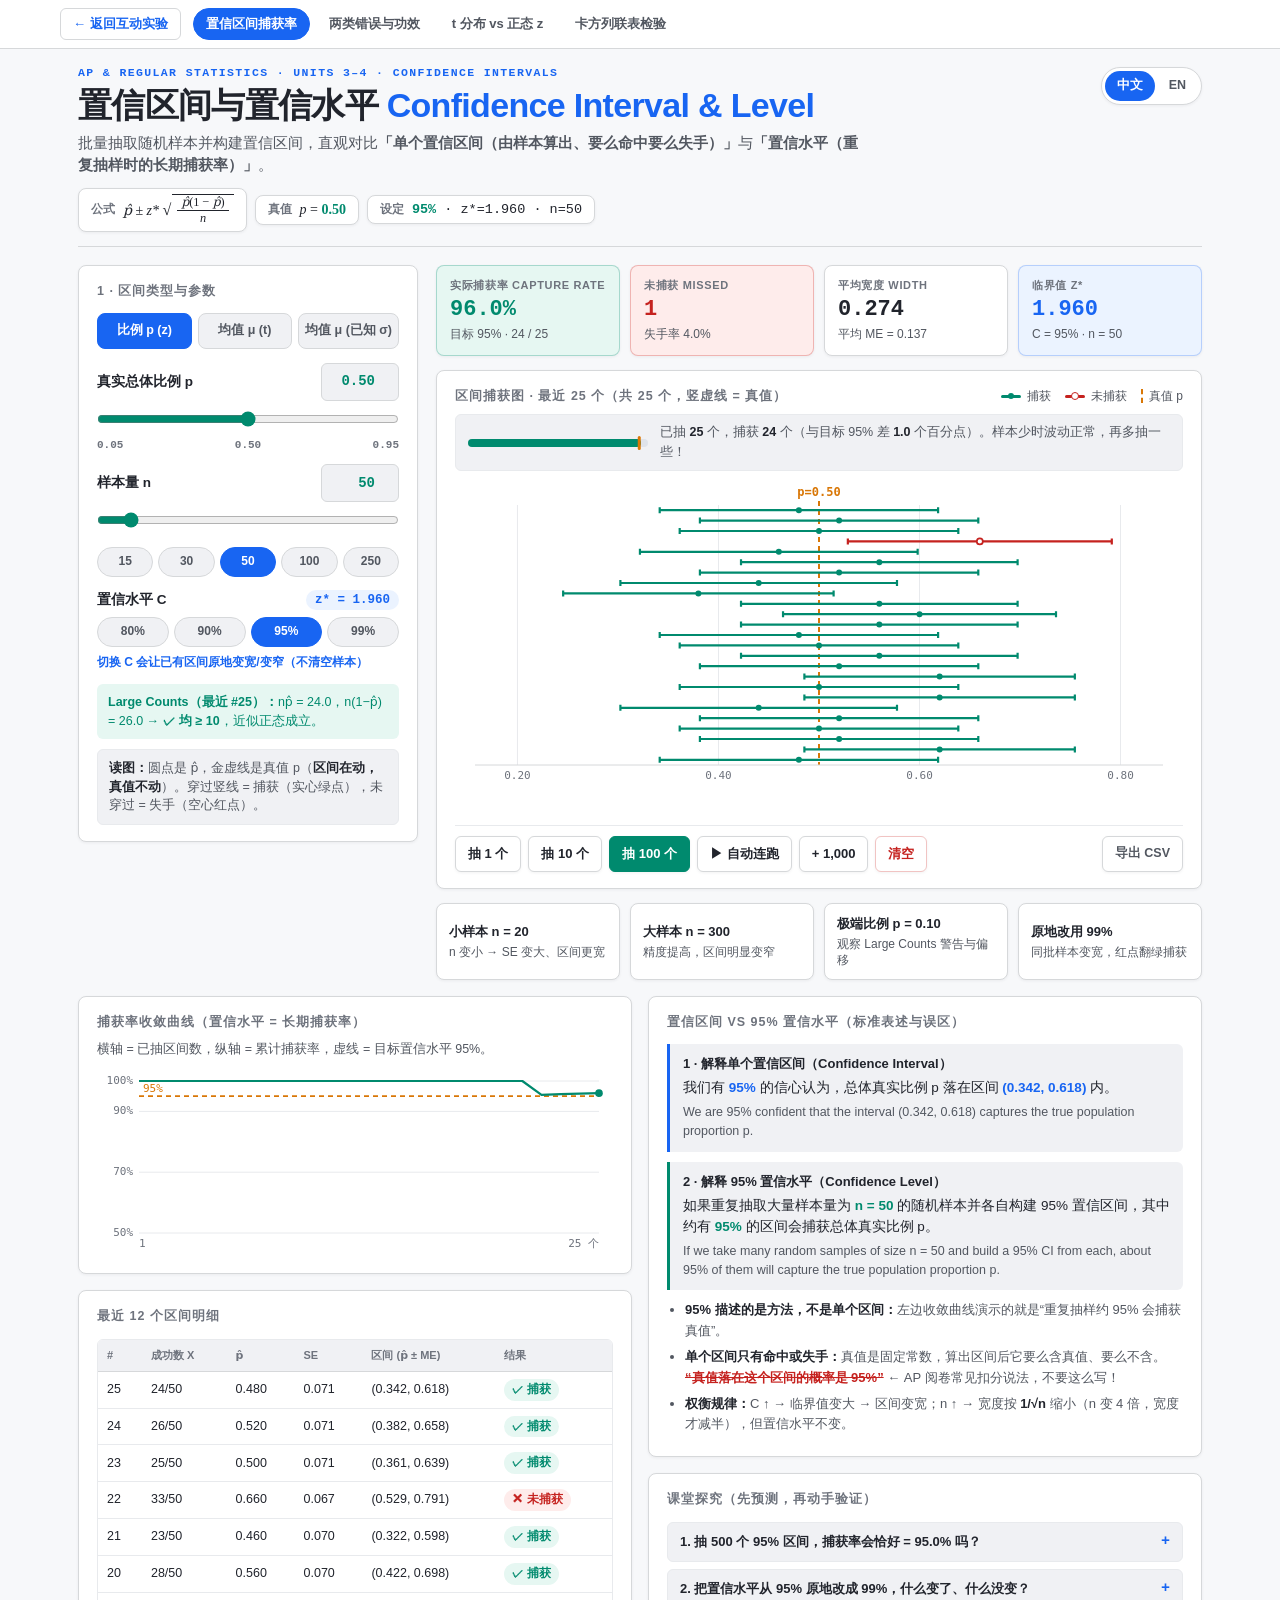
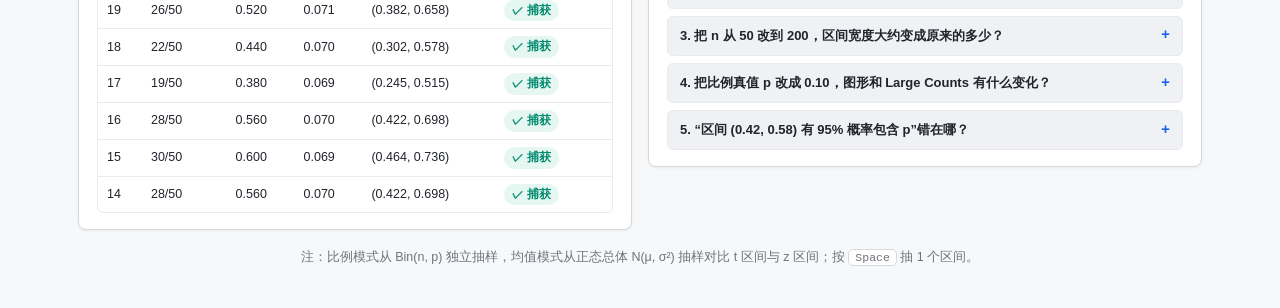
<file: tools/inference/confidence-interval.html>
<!doctype html>
<html lang="zh-CN">
<head>
<meta charset="utf-8">
<meta name="viewport" content="width=device-width, initial-scale=1, viewport-fit=cover">
<meta name="color-scheme" content="light">
<link rel="icon" href="data:,">
<title>置信区间与置信水平模拟器 · Confidence Interval &amp; Level</title>
<script>
try { if (window.self !== window.top) document.documentElement.classList.add('in-embed'); }
catch (e) { document.documentElement.classList.add('in-embed'); }
</script>
<style>
:root{
  --ground:#F7F8FA; --surface:#FFFFFF; --surface-2:#F0F1F4; --line:#D6D8DA; --line-soft:#E8EAED;
  --navy:#1865F2; --navy-2:#1152CC; --navy-soft:#EBF3FF;
  --ink:#21242C; --ink-2:#525760; --ink-3:#6E737D;
  --sage:#008A6E; --sage-2:#007059; --sage-soft:#E6F7F2;
  --accent:#C75000; --accent-soft:#FFF3E8;
  --gold:#B45309; --gold-soft:#FEF3C7; --gold-bright:#D97706;
  --danger:#C5221F; --danger-soft:#FEECEB;
  --serif:Georgia,"Times New Roman","Songti SC",serif;
  --sans:"Lato",-apple-system,BlinkMacSystemFont,"SF Pro Text","PingFang SC","Hiragino Sans GB","Segoe UI","Microsoft YaHei",sans-serif;
  --mono:ui-monospace,SFMono-Regular,Menlo,Monaco,Consolas,monospace;
  --shadow-sm:0 1px 3px rgba(33,36,44,.06);
  --r-md:8px; --r-sm:6px;
}
*{box-sizing:border-box}
html{-webkit-text-size-adjust:100%}
body{margin:0;background:var(--ground);color:var(--ink);font:400 15px/1.55 var(--sans);-webkit-font-smoothing:antialiased}
button,input,select{font:inherit;color:inherit}
button,input[type=number],select{min-height:38px}
:focus-visible{outline:2.5px solid var(--navy);outline-offset:2px;border-radius:var(--r-sm)}
.mono{font-family:var(--mono);font-variant-numeric:tabular-nums}

.sim-nav{background:var(--surface);border-bottom:1px solid var(--line);padding:8px 18px}
.sim-nav-inner{max-width:1160px;margin:0 auto;display:flex;flex-wrap:wrap;gap:6px;align-items:center}
.sim-nav a,.sim-nav strong{padding:5px 12px;border-radius:999px;font-size:13px;font-weight:600;text-decoration:none;white-space:nowrap}
.sim-nav a.sim-back{color:var(--navy);border:1px solid var(--line);border-radius:6px;margin-right:6px;font-weight:700}
.sim-nav a.sim-back:hover{background:var(--navy-soft);border-color:var(--navy);color:var(--navy)}
.sim-nav a{color:var(--ink-2);border:1px solid transparent}
.sim-nav a:hover{background:var(--surface-2);border-color:var(--line);color:var(--ink)}
.sim-nav strong{background:var(--navy);color:#fff;border:1px solid var(--navy)}
.in-embed .sim-nav{display:none}

.wrap{max-width:1160px;margin:0 auto;padding:18px 18px 40px}
header.top{padding-bottom:14px;border-bottom:1px solid var(--line);margin-bottom:18px}
.head-row{display:flex;justify-content:space-between;align-items:flex-start;gap:16px;flex-wrap:wrap}
.kicker{font:700 11.5px/1 var(--mono);letter-spacing:.12em;text-transform:uppercase;color:var(--navy);margin:0 0 6px}
h1{font:800 clamp(24px,3.6vw,34px)/1.18 var(--sans);margin:0;letter-spacing:-.02em}
h1 em{font-style:normal;color:var(--navy)}
.sub{margin:7px 0 0;color:var(--ink-2);font-size:14.5px;max-width:780px}

.lang-switch{display:inline-flex;background:var(--surface);border:1px solid var(--line);border-radius:999px;padding:3px;gap:2px;box-shadow:var(--shadow-sm);flex:none}
.lang-switch button{min-height:30px;padding:0 12px;border:0;border-radius:999px;background:transparent;color:var(--ink-2);font-size:12.5px;font-weight:700;cursor:pointer}
.lang-switch button[aria-pressed="true"]{background:var(--navy);color:#fff}

.formula{display:flex;gap:8px;flex-wrap:wrap;margin-top:11px;align-items:center}
.chip{background:var(--surface);border:1px solid var(--line);padding:5px 12px;border-radius:8px;font-size:13.5px;display:inline-flex;align-items:center;gap:7px;line-height:1.3;box-shadow:var(--shadow-sm)}
.chip b{color:var(--sage);font-weight:700}
.chip .chip-label{font-size:11.5px;font-weight:700;color:var(--ink-3);text-transform:uppercase;letter-spacing:.04em}
.chip .math{font-family:var(--serif);font-size:14px}
.sqrt{display:inline-flex;align-items:center}
.sqrt-rad{font-size:1.15em;line-height:1;margin-right:1px}
.sqrt-body{display:inline-block;border-top:1.3px solid currentColor;padding:1px 3px 0}
.frac{display:inline-flex;flex-direction:column;vertical-align:middle;text-align:center;line-height:1.1;margin:0 2px;font-size:.88em}
.frac-num{display:block;padding:0 4px 1px;border-bottom:1.2px solid currentColor;white-space:nowrap}
.frac-den{display:block;padding:1px 4px 0;white-space:nowrap}

.layout{display:grid;grid-template-columns:340px minmax(0,1fr);gap:18px;align-items:start}
@media(max-width:920px){.layout{grid-template-columns:1fr}}

.card{background:var(--surface);border:1px solid var(--line);border-radius:var(--r-md);padding:16px 18px;box-shadow:var(--shadow-sm)}
.card h2{font-size:12.5px;letter-spacing:.08em;text-transform:uppercase;margin:0 0 12px;color:var(--ink-3);font-weight:700}

.seg-row{display:grid;grid-template-columns:1fr 1fr;gap:6px;margin-bottom:14px}
.seg-row.three{grid-template-columns:repeat(3,1fr)}
.seg-row button{min-height:36px;padding:0 6px;border-radius:8px;border:1px solid var(--line);background:var(--surface-2);font-size:12.5px;font-weight:700;color:var(--ink-2);cursor:pointer;white-space:nowrap}
.seg-row button[aria-pressed="true"]{background:var(--navy);border-color:var(--navy);color:#fff}

.ctl{margin-bottom:13px}
.label-row{display:flex;justify-content:space-between;align-items:center;gap:8px;margin-bottom:4px}
.label-row label{font-weight:700;font-size:13.5px}
.num-input{width:78px;padding:4px 8px;text-align:right;font-family:var(--mono);font-weight:700;font-size:14px;color:var(--sage);background:var(--surface-2);border:1px solid var(--line);border-radius:6px;min-height:34px}
input[type=range]{width:100%;accent-color:var(--sage);height:28px;margin:0;cursor:pointer}
.ticks{display:flex;justify-content:space-between;font:600 11px/1 var(--mono);color:var(--ink-3);margin-top:1px}

.presets{display:flex;gap:5px;flex-wrap:wrap;margin-top:6px}
.presets button{min-height:30px;padding:0 8px;border-radius:999px;border:1px solid var(--line);background:var(--surface-2);cursor:pointer;font-weight:700;font-size:12px;color:var(--ink-2);flex:1;white-space:nowrap}
.presets button.active{background:var(--navy);color:#fff;border-color:var(--navy)}

.conf-note{margin:6px 0 0;font-size:12px;color:var(--navy);font-weight:600}
.crit-pill{font:700 12.5px/1 var(--mono);color:var(--navy);background:var(--navy-soft);padding:4px 9px;border-radius:999px}

.cond{margin-top:12px;padding:9px 11px;border-radius:6px;font-size:12.5px;line-height:1.48}
.cond.ok{background:var(--sage-soft);color:var(--sage)}
.cond.warn{background:var(--danger-soft);color:var(--danger)}
.howto-box{margin-top:10px;padding:9px 11px;border-radius:6px;background:var(--surface-2);border:1px solid var(--line-soft);font-size:12.5px;color:var(--ink-2);line-height:1.48}
.howto-box b{color:var(--ink)}

/* Right KPI Strip */
.stats{display:grid;grid-template-columns:repeat(4,1fr);gap:10px;margin-bottom:14px}
@media(max-width:680px){.stats{grid-template-columns:1fr 1fr}}
.stat{background:var(--surface);border:1px solid var(--line);border-radius:var(--r-md);padding:11px 13px;box-shadow:var(--shadow-sm)}
.stat .k{font-size:11px;letter-spacing:.06em;text-transform:uppercase;color:var(--ink-3);font-weight:700}
.stat .v{font-family:var(--mono);font-size:22px;font-weight:800;line-height:1.2;margin-top:3px}
.stat .s{font-size:12px;color:var(--ink-2);margin-top:2px}
.stat.s-power{border-color:rgba(0,138,110,.28);background:var(--sage-soft)}.stat.s-power .v{color:var(--sage)}
.stat.s-alpha{border-color:rgba(197,34,31,.28);background:var(--danger-soft)}.stat.s-alpha .v{color:var(--danger)}
.stat.s-blue{border-color:rgba(24,101,242,.25);background:var(--navy-soft)}.stat.s-blue .v{color:var(--navy)}

/* Main Chart Card */
.chart-head{display:flex;justify-content:space-between;align-items:center;flex-wrap:wrap;gap:8px;margin-bottom:8px}
.chart-head h2{margin:0}
.legend{display:flex;gap:14px;font-size:12px;color:var(--ink-2);flex-wrap:wrap;align-items:center}
.legend span{display:inline-flex;align-items:center;gap:6px}
.leg-seg{position:relative;display:inline-flex;align-items:center;justify-content:center;width:20px;height:10px}
.leg-seg::before{content:"";width:20px;height:2.5px;border-radius:2px}
.leg-seg.hit::before{background:var(--sage)}
.leg-seg.hit::after{content:"";position:absolute;width:6px;height:6px;border-radius:50%;background:var(--sage)}
.leg-seg.miss::before{background:var(--danger)}
.leg-seg.miss::after{content:"";position:absolute;width:6px;height:6px;border-radius:50%;background:var(--surface);border:1.8px solid var(--danger)}
.leg-truth{display:inline-block;width:2px;height:14px;border-left:2px dashed var(--gold-bright)}

.capture-strip{display:flex;align-items:center;gap:12px;flex-wrap:wrap;padding:8px 12px;border-radius:6px;background:var(--surface-2);border:1px solid var(--line-soft);margin-bottom:10px}
.progress-track{position:relative;flex:0 0 180px;height:8px;border-radius:999px;background:#DFE3EA}
@media(max-width:600px){.progress-track{flex:1 1 100%}}
.progress-fill{height:100%;border-radius:999px;background:var(--sage);transition:width .18s ease}
.progress-target{position:absolute;top:-3px;bottom:-3px;width:2.5px;border-radius:2px;background:var(--gold-bright);transform:translateX(-50%)}
.capture-coach{font-size:12.5px;color:var(--ink-2);flex:1;min-width:200px}
.capture-coach b{color:var(--ink)}

canvas#chart{width:100%;height:310px;display:block;cursor:crosshair}
@media(max-width:640px){canvas#chart{height:260px}}
.hover-tip{margin-top:4px;min-height:20px;font:600 12px/1.4 var(--mono);color:var(--ink-2)}
.empty-note{text-align:center;color:var(--ink-2);font-size:13px;padding:10px;background:var(--surface-2);border:1px dashed var(--line);border-radius:6px;margin-top:6px}

/* Horizontal Action Bar inside Chart Card */
.sim-bar{margin-top:10px;padding-top:10px;border-top:1px solid var(--line-soft);display:flex;flex-wrap:wrap;gap:7px;align-items:center}
.btn{border:1px solid var(--line);background:var(--surface);color:var(--ink);padding:7px 12px;border-radius:6px;cursor:pointer;font-weight:700;font-size:13px;box-shadow:var(--shadow-sm);min-height:36px;white-space:nowrap}
.btn:hover{border-color:var(--navy)}
.btn.primary{background:var(--sage);color:#fff;border-color:var(--sage)}
.btn.primary:hover{background:var(--sage-2);border-color:var(--sage-2)}
.btn.auto-btn.running{background:var(--gold-soft);border-color:var(--gold-bright);color:var(--gold)}
.btn.reset{color:var(--danger);border-color:#F1C4C3}
.btn.csv-btn{margin-left:auto;font-size:12.5px;color:var(--ink-2)}
.btn:disabled{opacity:.45;cursor:default}

/* 4-column Scenario Cards directly under Chart Card */
.presets-grid{display:grid;grid-template-columns:repeat(4,1fr);gap:10px;margin-top:14px}
@media(max-width:860px){.presets-grid{grid-template-columns:1fr 1fr}}
@media(max-width:520px){.presets-grid{grid-template-columns:1fr}}
.preset-btn{background:var(--surface);border:1px solid var(--line);border-radius:var(--r-md);padding:10px 12px;text-align:left;cursor:pointer;box-shadow:var(--shadow-sm);min-height:auto}
.preset-btn:hover{border-color:var(--navy)}
.preset-btn strong{display:block;font-size:13px;margin-bottom:2px;color:var(--ink)}
.preset-btn span{font-size:12px;color:var(--ink-2);line-height:1.35;display:block}

/* Lower 2-column Analysis & Pedagogy */
.sub-grid{display:grid;grid-template-columns:1fr 1fr;gap:16px;margin-top:16px;align-items:start}
@media(max-width:920px){.sub-grid{grid-template-columns:1fr}}
.stack{display:flex;flex-direction:column;gap:16px}

canvas#convChart{width:100%;height:190px;display:block}
.conv-sub{margin:-4px 0 8px;font-size:12.5px;color:var(--ink-2)}

.table-wrap{overflow-x:auto;-webkit-overflow-scrolling:touch;border:1px solid var(--line-soft);border-radius:6px}
table.latest-tbl{width:100%;border-collapse:collapse;font-size:12.5px;font-variant-numeric:tabular-nums}
table.latest-tbl th{background:var(--surface-2);color:var(--ink-3);font-size:11px;font-weight:700;text-align:left;padding:7px 9px;border-bottom:1px solid var(--line);white-space:nowrap}
table.latest-tbl td{padding:7px 9px;border-bottom:1px solid var(--line-soft);white-space:nowrap}
table.latest-tbl tbody tr:last-child td{border-bottom:0}
table.latest-tbl tbody tr.is-hover{background:var(--gold-soft)}
.badge{display:inline-flex;align-items:center;gap:4px;padding:2px 8px;border-radius:999px;font-size:11.5px;font-weight:700}
.badge.hit{background:var(--sage-soft);color:var(--sage)}
.badge.miss{background:var(--danger-soft);color:var(--danger)}

.tpl-box{background:var(--surface-2);border-left:3.5px solid var(--navy);border-radius:0 6px 6px 0;padding:10px 13px;margin-bottom:10px;font-size:13.5px;line-height:1.55;color:var(--ink)}
.tpl-box.level-box{border-left-color:var(--sage)}
.tpl-title{font-weight:700;font-size:13px;color:var(--ink);margin-bottom:4px}
.tpl-box b,.tpl-box strong{display:inline;color:var(--navy);font-weight:700}
.tpl-box.level-box b{color:var(--sage)}
.tpl-en{display:block;margin-top:4px;color:var(--ink-2);font-size:12.5px}

.cheat-list{margin:8px 0 0;padding-left:18px;font-size:13px;color:var(--ink-2);line-height:1.6}
.cheat-list li{margin-bottom:5px}
.cheat-list b{color:var(--ink)}
.bad-quote{color:var(--danger);text-decoration:line-through;font-weight:700}

.try-item{border:1px solid var(--line-soft);border-radius:6px;background:var(--surface-2);margin-bottom:7px;overflow:hidden}
.try-item:last-child{margin-bottom:0}
.try-item summary{cursor:pointer;padding:9px 12px;font-size:13px;font-weight:700;color:var(--ink);list-style:none;display:flex;justify-content:space-between;align-items:center;gap:8px}
.try-item summary::-webkit-details-marker{display:none}
.try-item summary::after{content:"+";font:700 15px/1 var(--mono);color:var(--navy);flex:none}
.try-item[open] summary::after{content:"−"}
.try-ans{padding:8px 12px 11px;font-size:12.5px;color:var(--ink-2);line-height:1.55;border-top:1px solid var(--line-soft)}

footer{margin-top:18px;font-size:12.5px;color:var(--ink-3);text-align:center}
.kbd{font-family:var(--mono);font-size:11.5px;background:var(--surface);border:1px solid var(--line);border-radius:5px;padding:1px 6px}
</style>
</head>
<body>
<nav class="sim-nav" aria-label="统计推断模拟器">
  <div class="sim-nav-inner">
    <a class="sim-back" href="../../index.html">← 返回互动实验</a>
    <strong aria-current="page" data-i18n="nav_ci">置信区间捕获率</strong>
    <a href="errors-power.html" data-i18n="nav_ep">两类错误与功效</a>
    <a href="t-vs-z.html" data-i18n="nav_tz">t 分布 vs 正态 z</a>
    <a href="chi-square.html" data-i18n="nav_chi">卡方列联表检验</a>
  </div>
</nav>

<div class="wrap">
  <header class="top">
    <div class="head-row">
      <div>
        <p class="kicker" data-i18n="kicker">AP &amp; REGULAR STATISTICS · UNITS 3–4 · CONFIDENCE INTERVALS</p>
        <h1 data-i18n-html="h1">置信区间与置信水平 <em>Confidence Interval &amp; Level</em></h1>
        <p class="sub" data-i18n-html="sub">批量抽取随机样本并构建置信区间，直观对比<b>「单个置信区间（由样本算出、要么命中要么失手）」</b>与<b>「置信水平（重复抽样时的长期捕获率）」</b>。</p>
      </div>
      <div class="lang-switch" role="group" aria-label="Language toggle">
        <button type="button" id="langZh" aria-pressed="true">中文</button>
        <button type="button" id="langEn" aria-pressed="false">EN</button>
      </div>
    </div>
    <div class="formula" id="formulaBar"></div>
  </header>

  <div class="layout">
    <!-- Left Control Panel -->
    <section class="card" aria-label="参数设置">
      <h2 data-i18n="sec_mode">1 · 区间类型与参数</h2>

      <div class="seg-row three" role="group" aria-label="区间类型">
        <button type="button" data-mode="prop" aria-pressed="true" data-i18n="m_prop">比例 p (z)</button>
        <button type="button" data-mode="mean-t" aria-pressed="false" data-i18n="m_mt">均值 μ (t)</button>
        <button type="button" data-mode="mean-z" aria-pressed="false" data-i18n="m_mz">均值 μ (已知 σ)</button>
      </div>

      <div id="propCtrls">
        <div class="ctl">
          <div class="label-row"><label for="pRange" data-i18n="lbl_p">真实总体比例 p</label><input type="number" class="num-input" id="pNum" min="0.05" max="0.95" step="0.01" value="0.50"></div>
          <input type="range" id="pRange" min="0.05" max="0.95" step="0.01" value="0.50">
          <div class="ticks"><span>0.05</span><span>0.50</span><span>0.95</span></div>
        </div>
      </div>

      <div id="meanCtrls" hidden>
        <div class="ctl">
          <div class="label-row"><label for="muRange" data-i18n="lbl_mu">真实总体均值 μ</label><input type="number" class="num-input" id="muNum" min="0" max="100" step="1" value="50"></div>
          <input type="range" id="muRange" min="0" max="100" step="1" value="50">
          <div class="ticks"><span>0</span><span>50</span><span>100</span></div>
        </div>
        <div class="ctl">
          <div class="label-row"><label for="sdRange" data-i18n="lbl_sd">总体标准差 σ</label><input type="number" class="num-input" id="sdNum" min="2" max="40" step="1" value="10"></div>
          <input type="range" id="sdRange" min="2" max="30" step="1" value="10">
          <div class="ticks"><span>2</span><span>15</span><span>30</span></div>
        </div>
      </div>

      <div class="ctl">
        <div class="label-row"><label for="nRange" data-i18n="lbl_n">样本量 n</label><input type="number" class="num-input" id="nNum" min="5" max="1000" step="1" value="50"></div>
        <input type="range" id="nRange" min="5" max="500" step="5" value="50">
        <div class="presets" id="nPresets">
          <button type="button" data-n="15">15</button>
          <button type="button" data-n="30">30</button>
          <button type="button" data-n="50" class="active">50</button>
          <button type="button" data-n="100">100</button>
          <button type="button" data-n="250">250</button>
        </div>
      </div>

      <div class="ctl">
        <div class="label-row">
          <label data-i18n="lbl_conf">置信水平 C</label>
          <span class="crit-pill" id="critLbl">z* = 1.960</span>
        </div>
        <div class="presets" id="cPresets">
          <button type="button" data-c="0.80">80%</button>
          <button type="button" data-c="0.90">90%</button>
          <button type="button" data-c="0.95" class="active">95%</button>
          <button type="button" data-c="0.99">99%</button>
        </div>
        <p class="conf-note" data-i18n="conf_hint">切换 C 会让已有区间原地变宽/变窄（不清空样本）</p>
      </div>

      <div class="cond ok" id="condBox"></div>
      <div class="howto-box" id="howtoBox"></div>
    </section>

    <!-- Right Main Workspace -->
    <div>
      <div class="stats">
        <div class="stat s-power"><div class="k" data-i18n="st_rate">实际捕获率 Capture Rate</div><div class="v" id="stRate">—</div><div class="s" id="stRateSub">目标 95% · 0 / 0</div></div>
        <div class="stat s-alpha"><div class="k" data-i18n="st_miss">未捕获 Missed</div><div class="v" id="stMiss">0</div><div class="s" id="stMissSub">不含真值</div></div>
        <div class="stat"><div class="k" data-i18n="st_width">平均宽度 Width</div><div class="v" id="stWidth">—</div><div class="s" id="stME">2 × ME</div></div>
        <div class="stat s-blue"><div class="k" id="stCritK">临界值 z*</div><div class="v" id="stCrit">1.960</div><div class="s" id="stCritSub">C = 95% · n = 50</div></div>
      </div>

      <section class="card">
        <div class="chart-head">
          <h2 id="chartTitle">区间捕获图 · 最近 60 个置信区间（竖虚线 = 真值）</h2>
          <div class="legend">
            <span><i class="leg-seg hit" aria-hidden="true"></i><span data-i18n="leg_hit">捕获</span></span>
            <span><i class="leg-seg miss" aria-hidden="true"></i><span data-i18n="leg_miss">未捕获</span></span>
            <span><i class="leg-truth" aria-hidden="true"></i><span id="legTruth">真值 p</span></span>
          </div>
        </div>

        <div class="capture-strip">
          <div class="progress-track" aria-hidden="true">
            <div class="progress-fill" id="progressFill" style="width:0%"></div>
            <div class="progress-target" id="progressTarget" style="left:95%"></div>
          </div>
          <div class="capture-coach" id="coachText"></div>
        </div>

        <canvas id="chart" width="760" height="310"></canvas>
        <div class="hover-tip" id="hoverTip"></div>
        <div class="empty-note" id="emptyNote" hidden></div>

        <div class="sim-bar">
          <button type="button" class="btn" id="btn1" data-i18n="btn_1">抽 1 个</button>
          <button type="button" class="btn" id="btn10" data-i18n="btn_10">抽 10 个</button>
          <button type="button" class="btn primary" id="btn100" data-i18n="btn_100">抽 100 个</button>
          <button type="button" class="btn auto-btn" id="btnAuto" data-i18n="btn_auto_start">▶ 自动连跑</button>
          <button type="button" class="btn" id="btn1000">+ 1,000</button>
          <button type="button" class="btn reset" id="btnReset" data-i18n="btn_reset">清空</button>
          <button type="button" class="btn csv-btn" id="btnCsv" disabled data-i18n="btn_csv">导出 CSV</button>
        </div>
      </section>

      <div class="presets-grid" id="scenarioPresets" aria-label="快捷对比场景"></div>
    </div>
  </div>

  <!-- Lower Analysis & Pedagogy Grid -->
  <div class="sub-grid">
    <div class="stack">
      <section class="card" aria-label="捕获率收敛曲线">
        <h2 data-i18n="conv_title">捕获率收敛曲线（置信水平 = 长期捕获率）</h2>
        <p class="conv-sub" id="convSub"></p>
        <canvas id="convChart" width="540" height="190"></canvas>
      </section>

      <section class="card" aria-label="最近12个置信区间">
        <h2 data-i18n="tbl_title">最近 12 个区间明细</h2>
        <div class="table-wrap">
          <table class="latest-tbl">
            <thead id="latestHead"></thead>
            <tbody id="latestBody"></tbody>
          </table>
        </div>
      </section>
    </div>

    <div class="stack">
      <section class="card" aria-label="置信区间与置信水平解读">
        <h2 id="interpTitle">置信区间 vs 置信水平（标准表述与误区）</h2>
        <div class="tpl-box" id="tplInterval"></div>
        <div class="tpl-box level-box" id="tplLevel"></div>
        <ul class="cheat-list" id="interpList"></ul>
      </section>

      <section class="card" aria-label="课堂探究">
        <h2 data-i18n="try_title">课堂探究（先预测，再动手验证）</h2>
        <div id="tryList"></div>
      </section>
    </div>
  </div>

  <footer>
    <span data-i18n="foot">注：比例模式从 Bin(n, p) 独立抽样，均值模式从正态总体 N(μ, σ²) 抽样对比 t 区间与 z 区间；按</span> <span class="kbd">Space</span> <span data-i18n="foot2">抽 1 个区间。</span>
  </footer>
</div>

<script>
(function(){
  "use strict";
  var $ = function(id){ return document.getElementById(id); };
  var state = {
    mode: "prop",
    p: 0.50,
    mu: 50,
    sd: 10,
    n: 50,
    conf: 0.95,
    items: [],
    hoverIdx: -1,
    lang: "zh",
    autoTimer: null
  };

  /* ---------- Exact Normal & Student-t Math ---------- */
  function normalInv(p){
    var a=[-3.969683028665376e1,2.209460984245205e2,-2.759285104469687e2,1.383577518672690e2,-3.066479806614716e1,2.506628277459239];
    var b=[-5.447609879822406e1,1.615858368580409e2,-1.556989798598866e2,6.680131188771972e1,-1.328068155288572e1];
    var c=[-7.784894002430293e-3,-3.223964580411365e-1,-2.400758277161838,-2.549732539343734,4.374664141464968,2.938163982698783];
    var d=[7.784695709041462e-3,3.224671290700398e-1,2.445134137142996,3.754408661907416];
    var pl=0.02425, ph=1-pl, q, r;
    if(p<pl){ q=Math.sqrt(-2*Math.log(p)); return (((((c[0]*q+c[1])*q+c[2])*q+c[3])*q+c[4])*q+c[5])/((((d[0]*q+d[1])*q+d[2])*q+d[3])*q+1); }
    if(p>ph){ q=Math.sqrt(-2*Math.log(1-p)); return -(((((c[0]*q+c[1])*q+c[2])*q+c[3])*q+c[4])*q+c[5])/((((d[0]*q+d[1])*q+d[2])*q+d[3])*q+1); }
    q=p-0.5; r=q*q;
    return (((((a[0]*r+a[1])*r+a[2])*r+a[3])*r+a[4])*r+a[5])*q/(((((b[0]*r+b[1])*r+b[2])*r+b[3])*r+b[4])*r+1);
  }
  function logGamma(z){
    var cof=[76.18009172947146,-86.50532032941677,24.01409824083091,-1.231739572450155,0.1208650973866179e-2,-0.5395239384953e-5];
    var x=z, y=z, tmp=x+5.5; tmp -= (x+0.5)*Math.log(tmp);
    var ser=1.000000000190015;
    for(var j=0;j<6;j++) ser += cof[j]/++y;
    return -tmp + Math.log(2.5066282746310005*ser/x);
  }
  function betacf(a,b,x){
    var MAXIT=200, EPS=3e-9, FPMIN=1e-30;
    var qab=a+b, qap=a+1, qam=a-1, c=1, d=1-qab*x/qap;
    if(Math.abs(d)<FPMIN) d=FPMIN; d=1/d; var h=d;
    for(var m=1;m<=MAXIT;m++){
      var m2=2*m, aa=m*(b-m)*x/((qam+m2)*(a+m2));
      d=1+aa*d; if(Math.abs(d)<FPMIN) d=FPMIN;
      c=1+aa/c; if(Math.abs(c)<FPMIN) c=FPMIN;
      d=1/d; h *= d*c;
      aa = -(a+m)*(qab+m)*x/((a+m2)*(qap+m2));
      d=1+aa*d; if(Math.abs(d)<FPMIN) d=FPMIN;
      c=1+aa/c; if(Math.abs(c)<FPMIN) c=FPMIN;
      d=1/d; var del=d*c; h *= del;
      if(Math.abs(del-1)<EPS) break;
    }
    return h;
  }
  function betai(a,b,x){
    if(x<=0) return 0; if(x>=1) return 1;
    var bt=Math.exp(logGamma(a+b)-logGamma(a)-logGamma(b)+a*Math.log(x)+b*Math.log(1-x));
    return (x < (a+1)/(a+b+2)) ? bt*betacf(a,b,x)/a : 1 - bt*betacf(b,a,1-x)/b;
  }
  function tCDF(t, df){
    var x = df / (df + t*t), ib = betai(df/2, 0.5, x);
    return t >= 0 ? 1 - 0.5*ib : 0.5*ib;
  }
  function tInv(prob, df){
    var lo=0, hi=1000;
    for(var i=0;i<60;i++){
      var mid=(lo+hi)/2;
      if(tCDF(mid, df) < prob) lo=mid; else hi=mid;
    }
    return (lo+hi)/2;
  }

  function critVal(confOverride){
    var c = confOverride !== undefined ? confOverride : state.conf;
    var alpha2 = (1 + c) / 2;
    return state.mode === "mean-t" ? tInv(alpha2, state.n - 1) : normalInv(alpha2);
  }
  function truthVal(){ return state.mode === "prop" ? state.p : state.mu; }
  function theorySE(){
    return state.mode === "prop" ? Math.sqrt(state.p*(1-state.p)/state.n) : state.sd / Math.sqrt(state.n);
  }
  function randn(){ var u=0,v=0; while(u===0) u=Math.random(); while(v===0) v=Math.random(); return Math.sqrt(-2*Math.log(u))*Math.cos(2*Math.PI*v); }
  function clamp(v,lo,hi){ return Math.min(hi, Math.max(lo, v)); }
  function cssVar(n){ return getComputedStyle(document.documentElement).getPropertyValue(n).trim(); }

  /* ---------- Sampling & In-Place Resizing ---------- */
  function buildItemFromSample(x, est, sdSample, se){
    var cv = critVal();
    var truth = truthVal();
    var me = cv * se;
    var lo = est - me;
    var hi = est + me;
    var hit = (lo <= truth && truth <= hi);
    return { x: x, est: est, sdSample: sdSample, se: se, me: me, lo: lo, hi: hi, hit: hit };
  }

  function drawOneInterval(){
    var n = state.n;
    if(state.mode === "prop"){
      var x = 0;
      for(var i=0;i<n;i++) if(Math.random() < state.p) x++;
      var est = x / n;
      var se = Math.sqrt(est * (1 - est) / n);
      state.items.push(buildItemFromSample(x, est, null, se));
    } else {
      var arr = [], sum = 0;
      for(var j=0;j<n;j++){
        var v = state.mu + state.sd * randn();
        arr.push(v);
        sum += v;
      }
      var meanEst = sum / n;
      var ss = 0;
      for(j=0;j<n;j++) ss += (arr[j] - meanEst) * (arr[j] - meanEst);
      var s = Math.sqrt(ss / (n - 1));
      var seMean = (state.mode === "mean-t") ? (s / Math.sqrt(n)) : (state.sd / Math.sqrt(n));
      state.items.push(buildItemFromSample(null, meanEst, s, seMean));
    }
  }

  function recomputeForConf(){
    var cv = critVal();
    var truth = truthVal();
    for(var i=0;i<state.items.length;i++){
      var it = state.items[i];
      it.me = cv * it.se;
      it.lo = it.est - it.me;
      it.hi = it.est + it.me;
      it.hit = (it.lo <= truth && truth <= it.hi);
    }
  }

  function setConf(newConf){
    state.conf = newConf;
    recomputeForConf();
    syncAll();
  }

  function stopAuto(){
    if(state.autoTimer){
      clearInterval(state.autoTimer);
      state.autoTimer = null;
    }
    var btn = $("btnAuto");
    if(btn){
      btn.classList.remove("running");
      btn.textContent = t("btn_auto_start");
    }
  }

  function toggleAuto(){
    if(state.autoTimer){
      stopAuto();
      return;
    }
    if(state.items.length >= 5000) state.items = [];
    var btn = $("btnAuto");
    btn.classList.add("running");
    btn.textContent = t("btn_auto_pause");
    state.autoTimer = setInterval(function(){
      if(state.items.length >= 5000){
        stopAuto();
        return;
      }
      drawOneInterval();
      state.hoverIdx = -1;
      syncAll();
    }, 32);
  }

  function take(k){
    for(var i=0;i<k;i++){
      if(state.items.length >= 5000) break;
      drawOneInterval();
    }
    state.hoverIdx = -1;
    syncAll();
  }

  function resetCohort(drawCount){
    stopAuto();
    state.items = [];
    state.hoverIdx = -1;
    for(var i=0;i<drawCount;i++) drawOneInterval();
    syncAll();
  }

  /* ---------- Bilingual Text ---------- */
  var I18N = {
    zh:{
      nav_ci:"置信区间捕获率", nav_ep:"两类错误与功效", nav_tz:"t 分布 vs 正态 z", nav_chi:"卡方列联表检验",
      kicker:"AP & REGULAR STATISTICS · UNITS 3–4 · CONFIDENCE INTERVALS",
      h1:"置信区间与置信水平 <em>Confidence Interval &amp; Level</em>",
      sub:"批量抽取随机样本并构建置信区间，直观对比<b>「单个置信区间（由样本算出、要么命中要么失手）」</b>与<b>「置信水平（重复抽样时的长期捕获率）」</b>。",
      sec_mode:"1 · 区间类型与参数",
      m_prop:"比例 p (z)", m_mt:"均值 μ (t)", m_mz:"均值 μ (已知 σ)",
      lbl_p:"真实总体比例 p", lbl_mu:"真实总体均值 μ", lbl_sd:"总体标准差 σ", lbl_n:"样本量 n", lbl_conf:"置信水平 C",
      conf_hint:"切换 C 会让已有区间原地变宽/变窄（不清空样本）",
      btn_1:"抽 1 个", btn_10:"抽 10 个", btn_100:"抽 100 个",
      btn_auto_start:"▶ 自动连跑", btn_auto_pause:"⏸ 暂停",
      btn_reset:"清空", btn_csv:"导出 CSV",
      leg_hit:"捕获", leg_miss:"未捕获",
      st_rate:"实际捕获率 Capture Rate", st_miss:"未捕获 Missed", st_width:"平均宽度 Width",
      conv_title:"捕获率收敛曲线（置信水平 = 长期捕获率）",
      tbl_title:"最近 12 个区间明细",
      try_title:"课堂探究（先预测，再动手验证）",
      foot:"注：比例模式从 Bin(n, p) 独立抽样，均值模式从正态总体 N(μ, σ²) 抽样对比 t 区间与 z 区间；按",
      foot2:"抽 1 个区间。",
      empty:"尚未抽样 — 点击「抽 1 个」「抽 100 个」或「▶ 自动连跑」开始。"
    },
    en:{
      nav_ci:"CI Capture Simulator", nav_ep:"Errors & Power", nav_tz:"t vs. Normal z", nav_chi:"Chi-Square Table",
      kicker:"AP & REGULAR STATISTICS · UNITS 3–4 · CONFIDENCE INTERVALS",
      h1:"Confidence Interval &amp; Level <em>Simulator</em>",
      sub:"Draw repeated samples to distinguish a <b>single Confidence Interval (hits or misses the fixed truth)</b> from the <b>Confidence Level (long-run capture rate of the method)</b>.",
      sec_mode:"1 · Interval Type & Parameters",
      m_prop:"Prop p (z)", m_mt:"Mean μ (t)", m_mz:"Mean μ (known σ)",
      lbl_p:"True proportion p", lbl_mu:"True mean μ", lbl_sd:"Population SD σ", lbl_n:"Sample size n", lbl_conf:"Confidence level C",
      conf_hint:"Changing C resizes existing intervals in place (keeps samples)",
      btn_1:"Draw 1", btn_10:"Draw 10", btn_100:"Draw 100",
      btn_auto_start:"▶ Auto-Run", btn_auto_pause:"⏸ Pause",
      btn_reset:"Reset", btn_csv:"Export CSV",
      leg_hit:"Captured", leg_miss:"Missed",
      st_rate:"Capture Rate", st_miss:"Missed", st_width:"Mean Width",
      conv_title:"Convergence Curve (Confidence Level = Long-Run Rate)",
      tbl_title:"Latest 12 Intervals",
      try_title:"Classroom Inquiry (Predict First, Then Verify)",
      foot:"Note: Prop mode draws from Bin(n, p); Mean modes draw from N(μ, σ²) to compare t vs. known-σ z intervals; press",
      foot2:"to draw 1.",
      empty:"No intervals yet — click Draw 1, Draw 100, or Auto-Run to begin."
    }
  };
  function t(k){ return (I18N[state.lang] && I18N[state.lang][k]) || I18N.zh[k] || k; }

  /* ---------- Render Helpers ---------- */
  function renderFormula(){
    var bar = $("formulaBar");
    var zh = state.lang === "zh";
    var C = Math.round(state.conf * 100);
    var sym = state.mode === "mean-t" ? "t*" : "z*";
    var cv = critVal();
    var formulaHtml = "";
    var truthHtml = "";

    if(state.mode === "prop"){
      formulaHtml = '<span class="math"><i>p̂</i> ± <i>z*</i> <span class="sqrt"><span class="sqrt-rad">√</span><span class="sqrt-body"><span class="frac"><span class="frac-num"><i>p̂</i>(1 − <i>p̂</i>)</span><span class="frac-den"><i>n</i></span></span></span></span></span>';
      truthHtml = '<span class="math"><i>p</i> = <b>' + state.p.toFixed(2) + '</b></span>';
    } else if(state.mode === "mean-t"){
      formulaHtml = '<span class="math"><i>x̄</i> ± <i>t*</i><sub>' + (state.n - 1) + '</sub> · <span class="frac"><span class="frac-num"><i>s</i></span><span class="frac-den"><span class="sqrt"><span class="sqrt-rad">√</span><span class="sqrt-body"><i>n</i></span></span></span></span></span>';
      truthHtml = '<span class="math">μ = <b>' + state.mu + '</b>, σ = <b>' + state.sd + '</b></span>';
    } else {
      formulaHtml = '<span class="math"><i>x̄</i> ± <i>z*</i> · <span class="frac"><span class="frac-num">σ</span><span class="frac-den"><span class="sqrt"><span class="sqrt-rad">√</span><span class="sqrt-body"><i>n</i></span></span></span></span></span>';
      truthHtml = '<span class="math">μ = <b>' + state.mu + '</b>, σ = <b>' + state.sd + '</b></span>';
    }

    bar.innerHTML =
      '<span class="chip"><span class="chip-label">' + (zh ? "公式" : "Formula") + '</span>' + formulaHtml + '</span>' +
      '<span class="chip"><span class="chip-label">' + (zh ? "真值" : "Truth") + '</span>' + truthHtml + '</span>' +
      '<span class="chip"><span class="chip-label">' + (zh ? "设定" : "Setup") + '</span><span class="mono"><b>' + C + '%</b> · ' + sym + '=' + cv.toFixed(3) + ' · n=' + state.n + '</span></span>';
  }

  function renderScenarioCards(){
    var row = $("scenarioPresets");
    var zh = state.lang === "zh";
    var cards = state.mode === "prop"
      ? [
          { action: "n20", title: zh ? "小样本 n = 20" : "Small n = 20", sub: zh ? "n 变小 → SE 变大、区间更宽" : "Smaller n → wider intervals" },
          { action: "n300", title: zh ? "大样本 n = 300" : "Large n = 300", sub: zh ? "精度提高，区间明显变窄" : "Higher precision, narrower bars" },
          { action: "p10", title: zh ? "极端比例 p = 0.10" : "Extreme p = 0.10", sub: zh ? "观察 Large Counts 警告与偏移" : "Observe Large Counts warning" },
          { action: "c99", title: zh ? "原地改用 99%" : "Resize to 99%", sub: zh ? "同批样本变宽，红点翻绿捕获" : "Same samples widen in place" }
        ]
      : [
          { action: "n15", title: zh ? "小样本 n = 15" : "Small n = 15", sub: zh ? "df=14，t 区间宽度波动更明显" : "df=14, t-widths vary noticeably" },
          { action: "n200", title: zh ? "大样本 n = 200" : "Large n = 200", sub: zh ? "4 倍 n 使区间宽度减半" : "4× n halves average width" },
          { action: "sd25", title: zh ? "高波动 σ = 25" : "High SD σ = 25", sub: zh ? "总体越分散，区间越宽" : "Larger σ widens intervals" },
          { action: "c99", title: zh ? "原地改用 99%" : "Resize to 99%", sub: zh ? "同批样本变宽，提升捕获率" : "Same samples widen in place" }
        ];
    row.innerHTML = cards.map(function(c){
      return '<button type="button" class="preset-btn" data-sc="' + c.action + '"><strong>' + c.title + '</strong><span>' + c.sub + '</span></button>';
    }).join("");
  }

  function renderConditionAndHowto(){
    var zh = state.lang === "zh";
    var isProp = state.mode === "prop";
    var cBox = $("condBox");
    var items = state.items, N = items.length;

    if(isProp){
      if(N > 0){
        var last = items[N - 1];
        var npHat = state.n * last.est, nqHat = state.n * (1 - last.est);
        var popOk = (state.n * state.p >= 10) && (state.n * (1 - state.p) >= 10);
        var ok = (npHat >= 10 && nqHat >= 10) && popOk;
        cBox.className = "cond " + (ok ? "ok" : "warn");
        cBox.innerHTML = zh
          ? '<b>Large Counts（最近 #' + N + '）：</b>np̂ = ' + npHat.toFixed(1) + '，n(1−p̂) = ' + nqHat.toFixed(1) + (ok ? ' → <b>✓ 均 ≥ 10</b>，近似正态成立。' : ' → <b>✗ 有项 &lt; 10</b>，近似不可靠，捕获率可能偏离 ' + Math.round(state.conf*100) + '%。')
          : '<b>Large Counts (#' + N + '):</b> np̂ = ' + npHat.toFixed(1) + ', n(1−p̂) = ' + nqHat.toFixed(1) + (ok ? ' → <b>✓ Both ≥ 10</b>.' : ' → <b>✗ &lt; 10</b>, normal approx unreliable.');
      } else {
        var np0 = state.n * state.p, nq0 = state.n * (1 - state.p), ok0 = np0 >= 10 && nq0 >= 10;
        cBox.className = "cond " + (ok0 ? "ok" : "warn");
        cBox.textContent = zh
          ? (ok0 ? "✓ Large Counts 满足 (np=" + np0.toFixed(1) + ", n(1−p)=" + nq0.toFixed(1) + " ≥ 10)" : "⚠ np 或 n(1−p) < 10：实际捕获率可能偏离目标")
          : (ok0 ? "✓ Large Counts met (np=" + np0.toFixed(1) + ", n(1−p)=" + nq0.toFixed(1) + " ≥ 10)" : "⚠ Large Counts NOT met.");
      }
    } else {
      cBox.className = "cond ok";
      cBox.textContent = zh
        ? "✓ 抽自正态总体（任意 n 下都满足正态条件" + (state.mode === "mean-t" ? "；t 区间随样本 s 波动" : "；已知 σ 时宽度恒定") + "）"
        : "✓ Drawn from a Normal population (" + (state.mode === "mean-t" ? "t-width varies with s" : "fixed width with known σ") + ").";
    }

    var truthLabel = isProp ? "p" : "μ";
    var estLabel = isProp ? "p̂" : "x̄";
    $("howtoBox").innerHTML = zh
      ? '<b>读图：</b>圆点是 ' + estLabel + '，金虚线是真值 ' + truthLabel + '（<b>区间在动，真值不动</b>）。穿过竖线 = 捕获（实心绿点），未穿过 = 失手（空心红点）。'
      : '<b>Read Plot:</b> Dot = ' + estLabel + ', gold line = fixed ' + truthLabel + '. Crossing line = captured (solid green); missing = missed (hollow red).';
  }

  function renderLatestTable(){
    var zh = state.lang === "zh";
    var isProp = state.mode === "prop";
    var dec = isProp ? 3 : 2;
    var items = state.items, N = items.length;

    if(isProp){
      $("latestHead").innerHTML = '<tr><th>#</th><th>' + (zh ? '成功数 X' : 'Count X') + '</th><th>p̂</th><th>SE</th><th>' + (zh ? '区间 (p̂ ± ME)' : 'Interval') + '</th><th>' + (zh ? '结果' : 'Result') + '</th></tr>';
    } else {
      var sdCol = state.mode === "mean-t" ? 's' : 'σ';
      $("latestHead").innerHTML = '<tr><th>#</th><th>x̄</th><th>' + sdCol + '</th><th>SE</th><th>' + (zh ? '区间 (x̄ ± ME)' : 'Interval') + '</th><th>' + (zh ? '结果' : 'Result') + '</th></tr>';
    }

    if(N === 0){
      $("latestBody").innerHTML = '<tr><td colspan="6" style="text-align:center;color:var(--ink-3);padding:14px">' + (zh ? '暂无抽样记录' : 'No samples yet') + '</td></tr>';
      return;
    }

    var showCount = Math.min(12, N), rowsHtml = "";
    for(var i = 0; i < showCount; i++){
      var idx = N - 1 - i;
      var it = items[idx];
      var isHover = (i === state.hoverIdx);
      var badge = '<span class="badge ' + (it.hit ? 'hit' : 'miss') + '">' + (it.hit ? (zh ? '✓ 捕获' : '✓ Hit') : (zh ? '✕ 未捕获' : '✕ Miss')) + '</span>';
      if(isProp){
        rowsHtml += '<tr' + (isHover ? ' class="is-hover"' : '') + '><td>' + (idx + 1) + '</td><td>' + it.x + '/' + state.n + '</td><td>' + it.est.toFixed(3) + '</td><td>' + it.se.toFixed(3) + '</td><td>(' + it.lo.toFixed(3) + ', ' + it.hi.toFixed(3) + ')</td><td>' + badge + '</td></tr>';
      } else {
        var sdText = (state.mode === "mean-t" ? it.sdSample.toFixed(2) : state.sd.toFixed(1));
        rowsHtml += '<tr' + (isHover ? ' class="is-hover"' : '') + '><td>' + (idx + 1) + '</td><td>' + it.est.toFixed(dec) + '</td><td>' + sdText + '</td><td>' + it.se.toFixed(2) + '</td><td>(' + it.lo.toFixed(dec) + ', ' + it.hi.toFixed(dec) + ')</td><td>' + badge + '</td></tr>';
      }
    }
    $("latestBody").innerHTML = rowsHtml;
  }

  function renderPedagogy(){
    var zh = state.lang === "zh";
    var isProp = state.mode === "prop";
    var C = Math.round(state.conf * 100);
    var items = state.items, N = items.length, dec = isProp ? 3 : 2;
    var loTxt = N ? items[N-1].lo.toFixed(dec) : (isProp ? "0.362" : "47.22");
    var hiTxt = N ? items[N-1].hi.toFixed(dec) : (isProp ? "0.638" : "52.78");
    var paramZh = isProp ? "总体真实比例 p" : "总体真实均值 μ";
    var paramEn = isProp ? "true population proportion p" : "true population mean μ";

    $("interpTitle").textContent = zh
      ? "置信区间 vs " + C + "% 置信水平（标准表述与误区）"
      : "Confidence Interval vs. " + C + "% Level (Templates)";

    $("tplInterval").innerHTML = zh
      ? '<div class="tpl-title">1 · 解释单个置信区间（Confidence Interval）</div>我们有 <b>' + C + '%</b> 的信心认为，' + paramZh + ' 落在区间 <b>(' + loTxt + ', ' + hiTxt + ')</b> 内。<span class="tpl-en">We are ' + C + '% confident that the interval (' + loTxt + ', ' + hiTxt + ') captures the ' + paramEn + '.</span>'
      : '<div class="tpl-title">1 · Interpret the Confidence Interval</div>We are <b>' + C + '%</b> confident that the interval (' + loTxt + ', ' + hiTxt + ') captures the ' + paramEn + '.';

    $("tplLevel").innerHTML = zh
      ? '<div class="tpl-title">2 · 解释 ' + C + '% 置信水平（Confidence Level）</div>如果重复抽取大量样本量为 <b>n = ' + state.n + '</b> 的随机样本并各自构建 ' + C + '% 置信区间，其中约有 <b>' + C + '%</b> 的区间会捕获' + paramZh + '。<span class="tpl-en">If we take many random samples of size n = ' + state.n + ' and build a ' + C + '% CI from each, about ' + C + '% of them will capture the ' + paramEn + '.</span>'
      : '<div class="tpl-title">2 · Interpret the ' + C + '% Confidence Level</div>If we take many random samples of size <b>n = ' + state.n + '</b> and build a ' + C + '% CI from each, about <b>' + C + '%</b> of all intervals will capture the ' + paramEn + '.';

    $("interpList").innerHTML = zh
      ? '<li><b>' + C + '% 描述的是方法，不是单个区间：</b>左边收敛曲线演示的就是“重复抽样约 ' + C + '% 会捕获真值”。</li>' +
        '<li><b>单个区间只有命中或失手：</b>真值是固定常数，算出区间后它要么含真值、要么不含。<span class="bad-quote">“真值落在这个区间的概率是 ' + C + '%”</span> ← AP 阅卷常见扣分说法，不要这么写！</li>' +
        '<li><b>权衡规律：</b>C ↑ → 临界值变大 → 区间变宽；n ↑ → 宽度按 <b>1/√n</b> 缩小（n 变 4 倍，宽度才减半），但置信水平不变。</li>'
      : '<li><b>' + C + '% describes the method, not one interval:</b> The convergence plot shows the long-run capture rate approaching ' + C + '%.</li>' +
        '<li><b>A single interval is fixed:</b> It either contains the parameter or doesn’t. <span class="bad-quote">“There is a ' + C + '% probability truth is inside”</span> ← Grading pitfall!</li>' +
        '<li><b>Trade-off:</b> Higher C widens intervals; 4× sample size n halves width (1/√n) without changing confidence level.</li>';

    var qs = zh
      ? [
          { q: "1. 抽 500 个 95% 区间，捕获率会恰好 = 95.0% 吗？", a: "几乎不会恰好等于 95.0%！每次抽样像一次成功率 95% 的伯努利试验，500 次通常在 93%–97% 之间波动。点「▶ 自动连跑」到 2000 个以上，就能看到收敛曲线贴近 95% 虚线。" },
          { q: "2. 把置信水平从 95% 原地改成 99%，什么变了、什么没变？", a: "样本中心（p̂ 或 x̄）没动，临界值变大（z*: 1.960 → 2.576），所有区间向两侧变宽——原本压线失手的红条会变绿捕获！代价是区间变宽、精度降低。" },
          { q: "3. 把 n 从 50 改到 200，区间宽度大约变成原来的多少？", a: "减半！因为 ME ∝ 1/√n，n 变 4 倍 → √4 = 2，宽度减半；但长期捕获率仍围绕 C% 波动（n 影响精度，不改变置信水平）。" },
          { q: "4. 把比例真值 p 改成 0.10，图形和 Large Counts 有什么变化？", a: "区间整体左移到 0.10 附近且明显变窄（因 p(1−p) 变小）；n=50 时 np = 5 < 10，Large Counts 不成立，偶尔抽到 X=0 会塌缩成一个红点。" },
          { q: "5. “区间 (0.42, 0.58) 有 95% 概率包含 p”错在哪？", a: "p 是固定常数，(0.42, 0.58) 也已经算出固定了——它含不含 p 只有 1 或 0。95% 是重复抽样构造区间时的长期捕获率。" }
        ]
      : [
          { q: "1. Will 500 intervals at 95% capture truth exactly 95.0% of the time?", a: "Almost never! With N=500, capture rate fluctuates roughly between 93% and 97%. Use Auto-Run to watch it converge toward 95%." },
          { q: "2. Resize C from 95% to 99% in place—what changes?", a: "Centers stay fixed while every bar widens symmetrically, flipping borderline red misses to green hits—higher confidence at the cost of wider intervals." },
          { q: "3. Change n from 50 to 200—what happens to width?", a: "Width is cut roughly in half (1/√n rule), while long-run capture rate stays around C%." },
          { q: "4. Set true p = 0.10—how does the plot change?", a: "Bars shift left around 0.10 and narrow because p(1−p) shrinks; at n=50, Large Counts fails (np=5 < 10)." },
          { q: "5. Why is '95% probability p is in (0.42, 0.58)' wrong?", a: "Both p and the computed interval are fixed, so probability is 0 or 1. 95% is the long-run capture rate of the procedure." }
        ];

    var existingOpen = {};
    $("tryList").querySelectorAll("details").forEach(function(d, idx){ if(d.open) existingOpen[idx] = true; });
    $("tryList").innerHTML = qs.map(function(item, idx){
      return '<details class="try-item"' + (existingOpen[idx] ? ' open' : '') + '><summary>' + item.q + '</summary><div class="ans">' + item.a + '</div></details>';
    }).join("");
  }

  /* ---------- Main UI Sync ---------- */
  function updateUI(){
    var zh = state.lang === "zh";
    var isProp = state.mode === "prop";
    $("propCtrls").hidden = !isProp;
    $("meanCtrls").hidden = isProp;
    $("pNum").value = state.p.toFixed(2); $("pRange").value = state.p;
    $("muNum").value = state.mu; $("muRange").value = state.mu;
    $("sdNum").value = state.sd; $("sdRange").value = clamp(state.sd, 2, 30);
    $("nNum").value = state.n; $("nRange").value = clamp(state.n, 5, 500);

    var cv = critVal(), sym = state.mode === "mean-t" ? "t*" : "z*";
    var C = Math.round(state.conf * 100);
    $("critLbl").textContent = sym + " = " + cv.toFixed(3);
    $("stCritK").textContent = (zh ? "临界值 " : "Critical ") + sym;
    $("stCrit").textContent = cv.toFixed(3);
    $("stCritSub").textContent = "C = " + C + "% · n = " + state.n;
    $("legTruth").textContent = isProp ? (zh ? "真值 p" : "True p") : (zh ? "真值 μ" : "True μ");

    document.querySelectorAll("#nPresets button").forEach(function(b){ b.classList.toggle("active", parseInt(b.dataset.n, 10) === state.n); });
    document.querySelectorAll("#cPresets button").forEach(function(b){ b.classList.toggle("active", Math.abs(parseFloat(b.dataset.c) - state.conf) < 1e-6); });

    renderFormula();
    renderScenarioCards();
    renderConditionAndHowto();

    var items = state.items, N = items.length, dec = isProp ? 3 : 2;
    var shown = Math.min(60, N);
    $("btnCsv").disabled = N === 0;
    $("chartTitle").textContent = zh
      ? ("区间捕获图 · 最近 " + shown + " 个（共 " + N.toLocaleString() + " 个，竖虚线 = 真值）")
      : ("Interval Capture Plot · Latest " + shown + " of " + N.toLocaleString() + " (Dashed Line = Truth)");
    $("progressTarget").style.left = C + "%";
    $("convSub").textContent = zh
      ? "横轴 = 已抽区间数，纵轴 = 累计捕获率，虚线 = 目标置信水平 " + C + "%。"
      : "X = intervals drawn, Y = cumulative capture rate, dashed = target " + C + "%.";

    if(N === 0){
      $("emptyNote").hidden = false;
      $("emptyNote").textContent = t("empty");
      $("stRate").textContent = "—";
      $("stRateSub").textContent = (zh ? "目标 " : "Target ") + C + "% · 0 / 0";
      $("stMiss").textContent = "0";
      $("stMissSub").textContent = isProp ? (zh ? "不含 p" : "Excludes p") : (zh ? "不含 μ" : "Excludes μ");
      $("stWidth").textContent = "—";
      $("stME").textContent = zh ? "2 × 边际误差" : "2 × ME";
      $("progressFill").style.width = "0%";
      $("coachText").innerHTML = zh
        ? "尚未抽样：点下方 <b>「抽 1 个」</b> 或 <b>「抽 100 个」</b> 观察捕获率向 <b>" + C + "%</b> 靠近。"
        : "No samples yet: click <b>Draw 1</b> or <b>Draw 100</b> to see rate approach <b>" + C + "%</b>.";
      $("hoverTip").textContent = "";
    } else {
      $("emptyNote").hidden = true;
      var hits = 0, sumME = 0;
      for(var i=0;i<N;i++){ if(items[i].hit) hits++; sumME += items[i].me; }
      var misses = N - hits;
      var rate = hits / N * 100;
      var avgME = sumME / N;
      var diff = Math.abs(rate - C);

      $("stRate").textContent = rate.toFixed(1) + "%";
      $("stRateSub").textContent = (zh ? "目标 " : "Target ") + C + "% · " + hits.toLocaleString() + " / " + N.toLocaleString();
      $("stMiss").textContent = misses.toLocaleString();
      $("stMissSub").textContent = (zh ? "失手率 " : "Miss ") + (misses / N * 100).toFixed(1) + "%";
      $("stWidth").textContent = (2 * avgME).toFixed(dec);
      $("stME").textContent = (zh ? "平均 ME = " : "Mean ME = ") + avgME.toFixed(dec);
      $("progressFill").style.width = Math.min(100, Math.max(0, rate)).toFixed(1) + "%";

      $("coachText").innerHTML = zh
        ? "已抽 <b>" + N.toLocaleString() + "</b> 个，捕获 <b>" + hits.toLocaleString() + "</b> 个（与目标 " + C + "% 差 <b>" + diff.toFixed(1) + "</b> 个百分点）。" + (N < 100 ? "样本少时波动正常，再多抽一些！" : "大样本下正稳定贴近目标线。")
        : "Drawn <b>" + N.toLocaleString() + "</b> intervals, <b>" + hits.toLocaleString() + "</b> captured (diff: <b>" + diff.toFixed(1) + " pp</b> from " + C + "%).";
    }

    renderLatestTable();
    renderPedagogy();
  }

  /* ---------- Clean Axis Ticks + Interval Stack Chart ---------- */
  function niceTicks(lo, hi){
    var span = hi - lo;
    var raw = span / 5;
    var pow = Math.pow(10, Math.floor(Math.log10(raw)));
    var norm = raw / pow;
    var step = (norm <= 1.2 ? 1 : (norm <= 2.2 ? 2 : (norm <= 5.5 ? 5 : 10))) * pow;
    var start = Math.ceil(lo / step - 1e-9) * step;
    var out = [];
    for(var v = start; v <= hi + 1e-9; v += step) out.push(v);
    return { step: step, ticks: out };
  }

  function chartBounds(){
    var truth = truthVal(), se = theorySE(), cv = critVal();
    var half = Math.max(4.4 * se, 1.85 * cv * se);
    var lo = truth - half, hi = truth + half;
    var vis = state.items.slice(-60);
    for(var i=0;i<vis.length;i++){
      if(vis[i].lo < lo) lo = vis[i].lo;
      if(vis[i].hi > hi) hi = vis[i].hi;
    }
    var pad = (hi - lo) * 0.05;
    lo -= pad; hi += pad;
    if(state.mode === "prop"){ lo = Math.max(-0.02, lo); hi = Math.min(1.02, hi); }
    return [lo, hi];
  }

  function drawChart(){
    var cv = $("chart"), wrap = cv.parentElement;
    var W = wrap.clientWidth - 36;
    if(W < 200) W = wrap.clientWidth;
    var H = cv.clientHeight || 310, dpr = window.devicePixelRatio || 1;
    cv.width = Math.round(W * dpr); cv.height = Math.round(H * dpr);
    var ctx = cv.getContext("2d"); ctx.setTransform(dpr, 0, 0, dpr, 0, 0); ctx.clearRect(0, 0, W, H);

    var bnds = chartBounds(), lo = bnds[0], hi = bnds[1], truth = truthVal();
    var padL = 20, padR = 20, padT = 24, padB = 26, cw = W - padL - padR, ch = H - padT - padB;
    function X(v){ return padL + (v - lo) / (hi - lo) * cw; }

    var gold = cssVar("--gold-bright"), sage = cssVar("--sage"), danger = cssVar("--danger"),
        muted = cssVar("--ink-3"), line = cssVar("--line-soft"), ink = cssVar("--ink"), surface = cssVar("--surface");

    var tkInfo = niceTicks(lo, hi);
    ctx.strokeStyle = line; ctx.lineWidth = 1;
    tkInfo.ticks.forEach(function(tv){
      var gx = X(tv);
      ctx.beginPath(); ctx.moveTo(gx, padT); ctx.lineTo(gx, padT + ch); ctx.stroke();
    });

    // Gold dashed truth vertical line
    var tx = X(truth);
    ctx.save();
    ctx.strokeStyle = gold; ctx.lineWidth = 2; ctx.setLineDash([5, 4]);
    ctx.beginPath(); ctx.moveTo(tx, padT - 4); ctx.lineTo(tx, padT + ch); ctx.stroke();
    ctx.restore();
    ctx.fillStyle = gold; ctx.font = "700 12px ui-monospace, Menlo, monospace"; ctx.textAlign = "center"; ctx.textBaseline = "bottom";
    ctx.fillText((state.mode==="prop" ? "p=" + state.p.toFixed(2) : "μ=" + state.mu), tx, padT - 6);

    // Draw latest 60 intervals (newest at top)
    var vis = state.items.slice(-60);
    var slots = Math.max(vis.length, 20), stepY = ch / slots;
    for(var i=0;i<vis.length;i++){
      var item = vis[vis.length - 1 - i];
      var y = padT + (i + 0.5) * stepY;
      var x0 = X(item.lo), x1 = X(item.hi), xm = X(item.est);
      var isHover = (i === state.hoverIdx);
      var col = item.hit ? sage : danger;

      if(isHover){
        ctx.fillStyle = cssVar("--gold-soft");
        ctx.fillRect(padL, y - stepY * 0.45, cw, stepY * 0.9);
      }

      ctx.strokeStyle = col;
      ctx.lineWidth = isHover ? 3 : (vis.length > 42 ? 1.8 : 2.2);
      ctx.beginPath(); ctx.moveTo(x0, y); ctx.lineTo(x1, y); ctx.stroke();

      if(vis.length <= 45){
        ctx.beginPath();
        ctx.moveTo(x0, y - 3); ctx.lineTo(x0, y + 3);
        ctx.moveTo(x1, y - 3); ctx.lineTo(x1, y + 3);
        ctx.stroke();
      }

      var r = isHover ? 4.2 : (vis.length > 45 ? 2.4 : 3.0);
      ctx.beginPath();
      ctx.arc(xm, y, r, 0, Math.PI * 2);
      if(item.hit){
        ctx.fillStyle = isHover ? ink : sage;
        ctx.fill();
      } else {
        ctx.fillStyle = surface;
        ctx.fill();
        ctx.lineWidth = 1.7;
        ctx.strokeStyle = danger;
        ctx.stroke();
      }
    }

    // Bottom axis
    ctx.strokeStyle = cssVar("--line"); ctx.lineWidth = 1;
    ctx.beginPath(); ctx.moveTo(padL, padT + ch); ctx.lineTo(W - padR, padT + ch); ctx.stroke();
    ctx.fillStyle = muted; ctx.font = "11px ui-monospace, Menlo, monospace"; ctx.textAlign = "center"; ctx.textBaseline = "top";
    var dec = tkInfo.step < 0.05 ? 2 : (tkInfo.step < 1 ? 2 : (tkInfo.step < 5 ? 1 : 0));
    tkInfo.ticks.forEach(function(tv){
      var label = Math.abs(tv) < 1e-9 ? (0).toFixed(dec) : tv.toFixed(dec);
      ctx.fillText(label, X(tv), padT + ch + 6);
    });
  }

  /* ---------- Convergence Chart ---------- */
  function drawConvergenceChart(){
    var cv = $("convChart"), wrap = cv.parentElement;
    var W = wrap.clientWidth - 36;
    if(W < 200) W = wrap.clientWidth;
    var H = cv.clientHeight || 190, dpr = window.devicePixelRatio || 1;
    cv.width = Math.round(W * dpr); cv.height = Math.round(H * dpr);
    var ctx = cv.getContext("2d"); ctx.setTransform(dpr, 0, 0, dpr, 0, 0); ctx.clearRect(0, 0, W, H);

    var padL = 42, padR = 14, padT = 14, padB = 24, cw = W - padL - padR, ch = H - padT - padB;
    var items = state.items, N = items.length;
    var targetPct = state.conf * 100;

    var sage = cssVar("--sage"), gold = cssVar("--gold-bright"), muted = cssVar("--ink-3"), line = cssVar("--line-soft");

    var rates = [], hits = 0, minRate = 50;
    for(var i=0;i<N;i++){
      if(items[i].hit) hits++;
      var rPct = hits / (i + 1) * 100;
      rates.push(rPct);
      if(i >= 3 && rPct < minRate) minRate = rPct;
    }
    var yMin = minRate < 50 ? Math.max(0, Math.floor(minRate / 10) * 10) : 50;
    var yMax = 100;

    function CX(idx){ return N <= 1 ? padL : padL + (idx / (N - 1)) * cw; }
    function CY(val){ return padT + (1 - (clamp(val, yMin, yMax) - yMin) / (yMax - yMin)) * ch; }

    var ticks = yMin === 50 ? [50, 70, 90, 100] : [yMin, Math.round((yMin + 100) / 2), 90, 100];
    ctx.font = "11px ui-monospace, Menlo, monospace";
    ctx.textAlign = "right"; ctx.textBaseline = "middle";
    ticks.forEach(function(v){
      var y = CY(v);
      ctx.strokeStyle = line; ctx.lineWidth = 1;
      ctx.beginPath(); ctx.moveTo(padL, y); ctx.lineTo(W - padR, y); ctx.stroke();
      ctx.fillStyle = muted;
      ctx.fillText(v + "%", padL - 6, y);
    });

    var ty = CY(targetPct);
    ctx.save();
    ctx.strokeStyle = gold; ctx.lineWidth = 1.8; ctx.setLineDash([5, 4]);
    ctx.beginPath(); ctx.moveTo(padL, ty); ctx.lineTo(W - padR, ty); ctx.stroke();
    ctx.restore();
    ctx.fillStyle = gold; ctx.textAlign = "left"; ctx.textBaseline = "bottom";
    ctx.fillText(Math.round(targetPct) + "%", padL + 4, ty - 2);

    ctx.fillStyle = muted; ctx.textBaseline = "top";
    ctx.textAlign = "left"; ctx.fillText("1", padL, padT + ch + 6);
    ctx.textAlign = "right"; ctx.fillText(N.toLocaleString() + (state.lang==="zh" ? " 个" : ""), W - padR, padT + ch + 6);

    if(N === 0) return;

    ctx.strokeStyle = sage; ctx.lineWidth = 2.2; ctx.lineJoin = "round";
    ctx.beginPath();
    var step = N > 600 ? Math.ceil(N / 600) : 1;
    for(var k=0;k<N;k+=step){
      var px = CX(k), py = CY(rates[k]);
      if(k === 0) ctx.moveTo(px, py); else ctx.lineTo(px, py);
    }
    if((N - 1) % step !== 0) ctx.lineTo(CX(N - 1), CY(rates[N - 1]));
    ctx.stroke();

    ctx.fillStyle = sage;
    ctx.beginPath(); ctx.arc(CX(N - 1), CY(rates[N - 1]), 3.8, 0, Math.PI * 2); ctx.fill();
  }

  function applyLang(){
    document.documentElement.lang = state.lang === "zh" ? "zh-CN" : "en";
    $("langZh").setAttribute("aria-pressed", String(state.lang === "zh"));
    $("langEn").setAttribute("aria-pressed", String(state.lang === "en"));
    document.querySelectorAll("[data-i18n]").forEach(function(el){ el.textContent = t(el.dataset.i18n); });
    document.querySelectorAll("[data-i18n-html]").forEach(function(el){ el.innerHTML = t(el.dataset.i18nHtml); });
    if(state.autoTimer) $("btnAuto").textContent = t("btn_auto_pause");
    syncAll();
  }

  function syncAll(){
    updateUI();
    drawChart();
    drawConvergenceChart();
  }

  /* ---------- Event Listeners ---------- */
  document.querySelectorAll("[data-mode]").forEach(function(b){
    b.addEventListener("click", function(){
      state.mode = this.dataset.mode;
      document.querySelectorAll("[data-mode]").forEach(function(x){ x.setAttribute("aria-pressed", String(x === b)); });
      resetCohort(25);
    });
  });

  $("pRange").addEventListener("input", function(){ state.p = parseFloat(this.value); resetCohort(25); });
  $("pNum").addEventListener("change", function(){ var v = parseFloat(this.value); state.p = isNaN(v) ? 0.5 : clamp(Math.round(v*100)/100, 0.05, 0.95); resetCohort(25); });
  $("muRange").addEventListener("input", function(){ state.mu = parseFloat(this.value); resetCohort(25); });
  $("muNum").addEventListener("change", function(){ var v = parseFloat(this.value); state.mu = isNaN(v) ? 50 : clamp(v, 0, 100); resetCohort(25); });
  $("sdRange").addEventListener("input", function(){ state.sd = parseFloat(this.value); resetCohort(25); });
  $("sdNum").addEventListener("change", function(){ var v = parseFloat(this.value); state.sd = isNaN(v) ? 10 : clamp(v, 2, 40); resetCohort(25); });
  $("nRange").addEventListener("input", function(){ state.n = parseInt(this.value, 10); resetCohort(25); });
  $("nNum").addEventListener("change", function(){ var v = parseInt(this.value, 10); state.n = isNaN(v) ? 50 : clamp(v, 5, 1000); resetCohort(25); });

  document.querySelectorAll("#nPresets button").forEach(function(b){
    b.addEventListener("click", function(){ state.n = parseInt(this.dataset.n, 10); resetCohort(25); });
  });
  document.querySelectorAll("#cPresets button").forEach(function(b){
    b.addEventListener("click", function(){ setConf(parseFloat(this.dataset.c)); });
  });

  $("scenarioPresets").addEventListener("click", function(e){
    var btn = e.target.closest("[data-sc]");
    if(!btn) return;
    var act = btn.dataset.sc;
    if(act === "c99"){ setConf(0.99); return; }
    if(act === "n20"){ state.n = 20; state.p = 0.50; resetCohort(25); return; }
    if(act === "n300"){ state.n = 300; state.p = 0.50; resetCohort(25); return; }
    if(act === "p10"){ state.p = 0.10; state.n = 50; resetCohort(25); return; }
    if(act === "n15"){ state.n = 15; resetCohort(25); return; }
    if(act === "n200"){ state.n = 200; resetCohort(25); return; }
    if(act === "sd25"){ state.sd = 25; resetCohort(25); return; }
  });

  $("btn1").addEventListener("click", function(){ take(1); });
  $("btn10").addEventListener("click", function(){ take(10); });
  $("btn100").addEventListener("click", function(){ take(100); });
  $("btn1000").addEventListener("click", function(){ take(1000); });
  $("btnAuto").addEventListener("click", toggleAuto);
  $("btnReset").addEventListener("click", function(){ resetCohort(0); });

  $("btnCsv").addEventListener("click", function(){
    if(!state.items.length) return;
    var rows = ["rep,estimate,me,lower,upper,captured"];
    for(var i=0;i<state.items.length;i++){
      var it = state.items[i];
      rows.push([i+1, it.est.toFixed(6), it.me.toFixed(6), it.lo.toFixed(6), it.hi.toFixed(6), it.hit?1:0].join(","));
    }
    var blob = new Blob([rows.join("\n")], {type:"text/csv"});
    var a = document.createElement("a"); a.href = URL.createObjectURL(blob); a.download = "confidence-intervals-" + state.mode + ".csv";
    document.body.appendChild(a); a.click(); document.body.removeChild(a);
    setTimeout(function(){ URL.revokeObjectURL(a.href); }, 1500);
  });

  $("chart").addEventListener("mousemove", function(e){
    var vis = state.items.slice(-60); if(!vis.length) return;
    var rect = this.getBoundingClientRect(), y = e.clientY - rect.top;
    var padT = 24, ch = rect.height - 50, slots = Math.max(vis.length, 20);
    var idx = Math.floor((y - padT) / (ch / slots));
    if(idx >= 0 && idx < vis.length){
      if(state.hoverIdx !== idx){ state.hoverIdx = idx; drawChart(); renderLatestTable(); }
      var it = vis[vis.length - 1 - idx], dec = state.mode === "prop" ? 3 : 2;
      $("hoverTip").textContent = "#" + (state.items.length - idx) + ": " + it.est.toFixed(dec) + " ± " + it.me.toFixed(dec) + " → [" + it.lo.toFixed(dec) + ", " + it.hi.toFixed(dec) + "] " + (it.hit ? "✓" : "✕");
    } else if(state.hoverIdx !== -1){
      state.hoverIdx = -1; $("hoverTip").textContent = ""; drawChart(); renderLatestTable();
    }
  });
  $("chart").addEventListener("mouseleave", function(){
    if(state.hoverIdx !== -1){ state.hoverIdx = -1; $("hoverTip").textContent = ""; drawChart(); renderLatestTable(); }
  });

  $("langZh").addEventListener("click", function(){ state.lang = "zh"; try{localStorage.setItem("mg-sampling-lang","zh");}catch(e){} applyLang(); });
  $("langEn").addEventListener("click", function(){ state.lang = "en"; try{localStorage.setItem("mg-sampling-lang","en");}catch(e){} applyLang(); });

  document.addEventListener("keydown", function(e){
    if(e.code === "Space" && !/INPUT|BUTTON|SELECT|TEXTAREA|SUMMARY/.test(document.activeElement.tagName)){
      e.preventDefault(); take(1);
    }
  });

  var resizeT = null;
  window.addEventListener("resize", function(){ clearTimeout(resizeT); resizeT = setTimeout(function(){ drawChart(); drawConvergenceChart(); }, 100); });

  try { var saved = localStorage.getItem("mg-sampling-lang"); if(saved === "en" || saved === "zh") state.lang = saved; } catch(e){}
  for(var initI = 0; initI < 25; initI++) drawOneInterval();
  applyLang();
})();
</script>
</body>
</html>
</file>
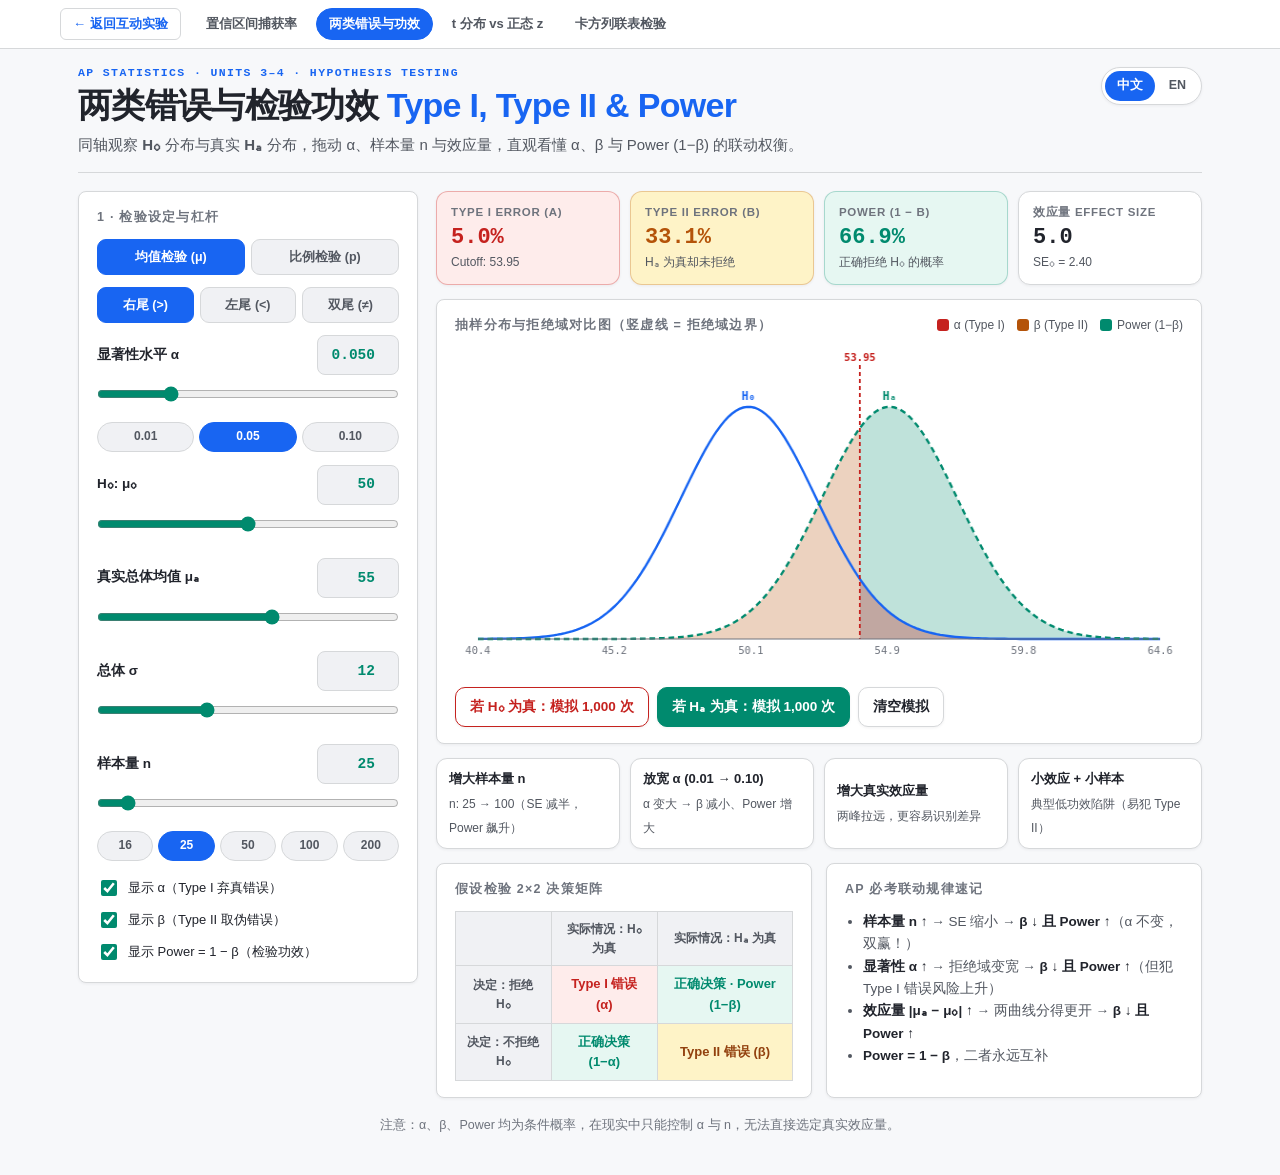
<file: tools/inference/errors-power.html>
<!doctype html>
<html lang="zh-CN">
<head>
<meta charset="utf-8">
<meta name="viewport" content="width=device-width, initial-scale=1, viewport-fit=cover">
<meta name="color-scheme" content="light">
<link rel="icon" href="data:,">
<title>两类错误与检验功效模拟器 · Type I / Type II Error & Power</title>
<script>
try { if (window.self !== window.top) document.documentElement.classList.add('in-embed'); }
catch (e) { document.documentElement.classList.add('in-embed'); }
</script>
<style>
:root{
  --ground:#F7F8FA; --surface:#FFFFFF; --surface-2:#F0F1F4; --line:#D6D8DA; --line-soft:#E8EAED;
  --navy:#1865F2; --navy-2:#1152CC; --navy-soft:#EBF3FF;
  --ink:#21242C; --ink-2:#525760; --ink-3:#6E737D;
  --sage:#008A6E; --sage-soft:#E6F7F2;
  --accent:#C75000; --accent-soft:#FFF3E8;
  --gold:#B45309; --gold-soft:#FEF3C7; --gold-bright:#D97706;
  --danger:#C5221F; --danger-soft:#FEECEB;
  --serif:Georgia,"Times New Roman","Songti SC",serif;
  --sans:"Lato",-apple-system,BlinkMacSystemFont,"SF Pro Text","PingFang SC","Hiragino Sans GB","Segoe UI","Microsoft YaHei",sans-serif;
  --mono:ui-monospace,SFMono-Regular,Menlo,Monaco,Consolas,monospace;
  --shadow-sm:0 1px 3px rgba(33,36,44,.06);
  --r-md:8px; --r-sm:6px;
}
*{box-sizing:border-box}
html{-webkit-text-size-adjust:100%}
body{margin:0;background:var(--ground);color:var(--ink);font:400 15px/1.55 var(--sans);-webkit-font-smoothing:antialiased}
button,input,select{font:inherit;color:inherit}
button,input[type=number],select{min-height:40px}
:focus-visible{outline:2.5px solid var(--navy);outline-offset:2px;border-radius:var(--r-sm)}
.mono{font-family:var(--mono);font-variant-numeric:tabular-nums}

.sim-nav{background:var(--surface);border-bottom:1px solid var(--line);padding:8px 18px}
.sim-nav-inner{max-width:1160px;margin:0 auto;display:flex;flex-wrap:wrap;gap:6px;align-items:center}
.sim-nav a,.sim-nav strong{padding:5px 12px;border-radius:999px;font-size:13px;font-weight:600;text-decoration:none;white-space:nowrap}
.sim-nav a.sim-back{color:var(--navy);border:1px solid var(--line);border-radius:6px;margin-right:6px;font-weight:700}
.sim-nav a.sim-back:hover{background:var(--navy-soft);border-color:var(--navy);color:var(--navy)}
.sim-nav a{color:var(--ink-2);border:1px solid transparent}
.sim-nav a:hover{background:var(--surface-2);border-color:var(--line);color:var(--ink)}
.sim-nav strong{background:var(--navy);color:#fff;border:1px solid var(--navy)}
.in-embed .sim-nav{display:none}

.wrap{max-width:1160px;margin:0 auto;padding:18px 18px 40px}
header.top{padding-bottom:16px;border-bottom:1px solid var(--line);margin-bottom:18px}
.head-row{display:flex;justify-content:space-between;align-items:flex-start;gap:16px;flex-wrap:wrap}
.kicker{font:700 11.5px/1 var(--mono);letter-spacing:.12em;text-transform:uppercase;color:var(--navy);margin:0 0 6px}
h1{font:800 clamp(24px,3.6vw,34px)/1.18 var(--sans);margin:0;letter-spacing:-.02em}
h1 em{font-style:normal;color:var(--navy)}
.sub{margin:8px 0 0;color:var(--ink-2);font-size:15px;max-width:740px}

.lang-switch{display:inline-flex;background:var(--surface);border:1px solid var(--line);border-radius:999px;padding:3px;gap:2px;box-shadow:var(--shadow-sm);flex:none}
.lang-switch button{min-height:30px;padding:0 12px;border:0;border-radius:999px;background:transparent;color:var(--ink-2);font-size:12.5px;font-weight:700;cursor:pointer}
.lang-switch button[aria-pressed="true"]{background:var(--navy);color:#fff}

.layout{display:grid;grid-template-columns:340px 1fr;gap:18px;align-items:start}
@media(max-width:900px){.layout{grid-template-columns:1fr}}

.card{background:var(--surface);border:1px solid var(--line);border-radius:var(--r-md);padding:16px 18px;box-shadow:var(--shadow-sm)}
.card h2{font-size:12.5px;letter-spacing:.1em;text-transform:uppercase;margin:0 0 12px;color:var(--ink-3);font-weight:700}

.seg-row{display:grid;grid-template-columns:1fr 1fr;gap:6px;margin-bottom:12px}
.seg-row.three{grid-template-columns:repeat(3,1fr)}
.seg-row button{min-height:36px;padding:0 8px;border-radius:9px;border:1px solid var(--line);background:var(--surface-2);font-size:12.5px;font-weight:700;color:var(--ink-2);cursor:pointer}
.seg-row button[aria-pressed="true"]{background:var(--navy);border-color:var(--navy);color:#fff}

.ctl{margin-bottom:13px}
.label-row{display:flex;justify-content:space-between;align-items:center;gap:8px;margin-bottom:4px}
.label-row label{font-weight:700;font-size:13.5px}
.num-input{width:82px;padding:4px 8px;text-align:right;font-family:var(--mono);font-weight:700;font-size:14.5px;color:var(--sage);background:var(--surface-2);border:1px solid var(--line);border-radius:8px;min-height:36px}
input[type=range]{width:100%;accent-color:var(--sage);height:30px;margin:0;cursor:pointer}

.presets{display:flex;gap:5px;flex-wrap:wrap;margin-top:6px}
.presets button{min-height:30px;padding:0 8px;border-radius:999px;border:1px solid var(--line);background:var(--surface-2);cursor:pointer;font-weight:700;font-size:12px;color:var(--ink-2);flex:1}
.presets button.active{background:var(--navy);color:#fff;border-color:var(--navy)}

.toggles{margin-top:10px;display:grid;gap:4px;font-size:13px}
.toggles label{display:flex;align-items:center;gap:8px;cursor:pointer;padding:3px 0}
.toggles input{width:16px;height:16px;accent-color:var(--sage);cursor:pointer}

.stats{display:grid;grid-template-columns:repeat(4,1fr);gap:10px;margin-bottom:14px}
@media(max-width:680px){.stats{grid-template-columns:1fr 1fr}}
.stat{background:var(--surface);border:1px solid var(--line);border-radius:12px;padding:12px 14px;box-shadow:var(--shadow-sm)}
.stat .k{font-size:11.5px;letter-spacing:.06em;text-transform:uppercase;color:var(--ink-3);font-weight:700}
.stat .v{font-family:var(--mono);font-size:22px;font-weight:800;line-height:1.2;margin-top:3px}
.stat .s{font-size:12px;color:var(--ink-2);margin-top:2px}
.stat.s-alpha{border-color:rgba(197,34,31,.32);background:var(--danger-soft)}.stat.s-alpha .v{color:var(--danger)}
.stat.s-beta{border-color:rgba(180,83,9,.28);background:var(--gold-soft)}.stat.s-beta .v{color:var(--gold)}
.stat.s-power{border-color:rgba(0,138,110,.28);background:var(--sage-soft)}.stat.s-power .v{color:var(--sage)}

.chart-head{display:flex;justify-content:space-between;align-items:center;flex-wrap:wrap;gap:8px;margin-bottom:8px}
.chart-head h2{margin:0}
.legend{display:flex;gap:12px;font-size:12px;color:var(--ink-2);flex-wrap:wrap}
.legend span{display:inline-flex;align-items:center;gap:5px}
.swatch{display:inline-block;width:12px;height:12px;border-radius:3px}
canvas{width:100%;height:330px;display:block}
@media(max-width:640px){canvas{height:270px}}

.sim-bar{margin-top:14px;display:flex;flex-wrap:wrap;gap:8px;align-items:center}
.btn{border:1px solid var(--line);background:var(--surface);color:var(--ink);padding:8px 14px;border-radius:10px;cursor:pointer;font-weight:700;font-size:13.5px;box-shadow:var(--shadow-sm)}
.btn:hover{border-color:var(--navy)}
.btn.btn-h0{border-color:var(--danger);color:var(--danger)}
.btn.btn-ha{background:var(--sage);color:#fff;border-color:var(--sage)}
.sim-res{font-size:13.5px;color:var(--ink-2);margin-left:auto}
.sim-res b{font-family:var(--mono);color:var(--ink)}

.sub-grid{display:grid;grid-template-columns:1fr 1fr;gap:14px;margin-top:14px}
@media(max-width:860px){.sub-grid{grid-template-columns:1fr}}

table.mat{width:100%;border-collapse:collapse;font-size:13px}
table.mat th,table.mat td{border:1px solid var(--line);padding:8px 10px;text-align:center}
table.mat th{background:var(--surface-2);font-size:12px;color:var(--ink-2)}
.cell-ok{background:var(--sage-soft);color:var(--sage);font-weight:700}
.cell-t1{background:var(--danger-soft);color:var(--danger);font-weight:700}
.cell-t2{background:var(--gold-soft);color:#92400E;font-weight:700}

.presets-grid{display:grid;grid-template-columns:repeat(4,1fr);gap:10px;margin-top:14px}
@media(max-width:860px){.presets-grid{grid-template-columns:1fr 1fr}}
@media(max-width:520px){.presets-grid{grid-template-columns:1fr}}
.preset-btn{background:var(--surface);border:1px solid var(--line);border-radius:11px;padding:10px 12px;text-align:left;cursor:pointer;box-shadow:var(--shadow-sm)}
.preset-btn:hover{border-color:var(--sage)}
.preset-btn strong{display:block;font-size:13px;margin-bottom:2px}
.preset-btn span{font-size:12px;color:var(--ink-2)}

.cheat-list{margin:0;padding-left:18px;font-size:13.5px;color:var(--ink-2);line-height:1.65}
.cheat-list b{color:var(--ink)}
footer{margin-top:18px;font-size:12.5px;color:var(--ink-3);text-align:center}
</style>
</head>
<body>
<nav class="sim-nav" aria-label="统计推断模拟器">
  <div class="sim-nav-inner">
    <a class="sim-back" href="../../index.html">← 返回互动实验</a>
    <a href="confidence-interval.html" data-i18n="nav_ci">置信区间捕获率</a>
    <strong aria-current="page" data-i18n="nav_ep">两类错误与功效</strong>
    <a href="t-vs-z.html" data-i18n="nav_tz">t 分布 vs 正态 z</a>
    <a href="chi-square.html" data-i18n="nav_chi">卡方列联表检验</a>
  </div>
</nav>

<div class="wrap">
  <header class="top">
    <div class="head-row">
      <div>
        <p class="kicker">AP Statistics · Units 3–4 · Hypothesis Testing</p>
        <h1 data-i18n-html="h1">两类错误与检验功效 <em>Type I, Type II &amp; Power</em></h1>
        <p class="sub" data-i18n-html="sub">同轴观察 <b>H₀</b> 分布与真实 <b>Hₐ</b> 分布，拖动 α、样本量 n 与效应量，直观看懂 α、β 与 Power (1−β) 的联动权衡。</p>
      </div>
      <div class="lang-switch" role="group" aria-label="Language toggle">
        <button type="button" id="langZh" aria-pressed="true">中文</button>
        <button type="button" id="langEn" aria-pressed="false">EN</button>
      </div>
    </div>
  </header>

  <div class="layout">
    <section class="card" aria-label="参数设置">
      <h2 data-i18n="sec_ctrl">1 · 检验设定与杠杆</h2>

      <div class="seg-row" role="group" aria-label="参数类型">
        <button type="button" data-mode="mean" aria-pressed="true" data-i18n="m_mean">均值检验 (μ)</button>
        <button type="button" data-mode="prop" aria-pressed="false" data-i18n="m_prop">比例检验 (p)</button>
      </div>

      <div class="seg-row three" role="group" aria-label="备择假设方向">
        <button type="button" data-tail="gt" aria-pressed="true" data-i18n="ha_gt">右尾 (&gt;)</button>
        <button type="button" data-tail="lt" aria-pressed="false" data-i18n="ha_lt">左尾 (&lt;)</button>
        <button type="button" data-tail="two" aria-pressed="false" data-i18n="ha_two">双尾 (≠)</button>
      </div>

      <div class="ctl">
        <div class="label-row"><label for="alphaRange" data-i18n="lbl_a">显著性水平 α</label><input type="number" class="num-input" id="alphaNum" min="0.005" max="0.20" step="0.005" value="0.05"></div>
        <input type="range" id="alphaRange" min="0.005" max="0.20" step="0.005" value="0.05">
        <div class="presets" id="aPresets">
          <button type="button" data-a="0.01">0.01</button>
          <button type="button" data-a="0.05" class="active">0.05</button>
          <button type="button" data-a="0.10">0.10</button>
        </div>
      </div>

      <div id="meanCtrls">
        <div class="ctl">
          <div class="label-row"><label for="mu0Range">H₀: μ₀</label><input type="number" class="num-input" id="mu0Num" min="10" max="90" step="1" value="50"></div>
          <input type="range" id="mu0Range" min="20" max="80" step="1" value="50">
        </div>
        <div class="ctl">
          <div class="label-row"><label for="muaRange" data-i18n="lbl_mua">真实总体均值 μₐ</label><input type="number" class="num-input" id="muaNum" min="10" max="90" step="0.5" value="55"></div>
          <input type="range" id="muaRange" min="20" max="80" step="0.5" value="55">
        </div>
        <div class="ctl">
          <div class="label-row"><label for="sdRange">总体 σ</label><input type="number" class="num-input" id="sdNum" min="2" max="40" step="1" value="12"></div>
          <input type="range" id="sdRange" min="2" max="30" step="1" value="12">
        </div>
      </div>

      <div id="propCtrls" hidden>
        <div class="ctl">
          <div class="label-row"><label for="p0Range">H₀: p₀</label><input type="number" class="num-input" id="p0Num" min="0.10" max="0.90" step="0.01" value="0.50"></div>
          <input type="range" id="p0Range" min="0.10" max="0.90" step="0.01" value="0.50">
        </div>
        <div class="ctl">
          <div class="label-row"><label for="paRange" data-i18n="lbl_pa">真实总体比例 pₐ</label><input type="number" class="num-input" id="paNum" min="0.10" max="0.90" step="0.01" value="0.62"></div>
          <input type="range" id="paRange" min="0.10" max="0.90" step="0.01" value="0.62">
        </div>
      </div>

      <div class="ctl">
        <div class="label-row"><label for="nRange" data-i18n="lbl_n">样本量 n</label><input type="number" class="num-input" id="nNum" min="5" max="1000" step="1" value="25"></div>
        <input type="range" id="nRange" min="5" max="250" step="5" value="25">
        <div class="presets" id="nPresets">
          <button type="button" data-n="16">16</button>
          <button type="button" data-n="25" class="active">25</button>
          <button type="button" data-n="50">50</button>
          <button type="button" data-n="100">100</button>
          <button type="button" data-n="200">200</button>
        </div>
      </div>

      <div class="toggles">
        <label><input type="checkbox" id="chkA" checked><span data-i18n="tog_a">显示 α（Type I 弃真错误）</span></label>
        <label><input type="checkbox" id="chkB" checked><span data-i18n="tog_b">显示 β（Type II 取伪错误）</span></label>
        <label><input type="checkbox" id="chkP" checked><span data-i18n="tog_p">显示 Power = 1 − β（检验功效）</span></label>
      </div>
    </section>

    <div>
      <div class="stats">
        <div class="stat s-alpha"><div class="k">Type I Error (α)</div><div class="v" id="stAlpha">5.0%</div><div class="s" id="stCrit">Cutoff: 53.95</div></div>
        <div class="stat s-beta"><div class="k">Type II Error (β)</div><div class="v" id="stBeta">33.1%</div><div class="s" data-i18n="st_bs">Hₐ 为真却未拒绝</div></div>
        <div class="stat s-power"><div class="k">Power (1 − β)</div><div class="v" id="stPower">66.9%</div><div class="s" data-i18n="st_ps">正确拒绝 H₀ 的概率</div></div>
        <div class="stat"><div class="k" data-i18n="st_eff">效应量 Effect Size</div><div class="v" id="stEff">5.0</div><div class="s" id="stSE">SE = 2.40</div></div>
      </div>

      <section class="card">
        <div class="chart-head">
          <h2 data-i18n="chart_title">抽样分布与拒绝域对比图（竖虚线 = 拒绝域边界）</h2>
          <div class="legend">
            <span><i class="swatch" style="background:var(--danger)"></i>α (Type I)</span>
            <span><i class="swatch" style="background:var(--gold)"></i>β (Type II)</span>
            <span><i class="swatch" style="background:var(--sage)"></i>Power (1−β)</span>
          </div>
        </div>
        <canvas id="chart" width="760" height="330"></canvas>

        <div class="sim-bar">
          <button type="button" class="btn btn-h0" id="simH0" data-i18n="btn_sim0">若 H₀ 为真：模拟 1,000 次</button>
          <button type="button" class="btn btn-ha" id="simHa" data-i18n="btn_sima">若 Hₐ 为真：模拟 1,000 次</button>
          <button type="button" class="btn" id="simClr" data-i18n="btn_clr">清空模拟</button>
          <span class="sim-res" id="simRes"></span>
        </div>
      </section>

      <div class="presets-grid">
        <button type="button" class="preset-btn" data-pre="bigN"><strong data-i18n="pr1_t">增大样本量 n</strong><span data-i18n="pr1_b">n: 25 → 100（SE 减半，Power 飙升）</span></button>
        <button type="button" class="preset-btn" data-pre="highA"><strong data-i18n="pr2_t">放宽 α (0.01 → 0.10)</strong><span data-i18n="pr2_b">α 变大 → β 减小、Power 增大</span></button>
        <button type="button" class="preset-btn" data-pre="bigEff"><strong data-i18n="pr3_t">增大真实效应量</strong><span data-i18n="pr3_b">两峰拉远，更容易识别差异</span></button>
        <button type="button" class="preset-btn" data-pre="lowPow"><strong data-i18n="pr4_t">小效应 + 小样本</strong><span data-i18n="pr4_b">典型低功效陷阱（易犯 Type II）</span></button>
      </div>

      <div class="sub-grid">
        <section class="card">
          <h2 data-i18n="sec_mat">假设检验 2×2 决策矩阵</h2>
          <table class="mat">
            <thead>
              <tr><th></th><th data-i18n="th_h0t">实际情况：H₀ 为真</th><th data-i18n="th_hat">实际情况：Hₐ 为真</th></tr>
            </thead>
            <tbody>
              <tr><th data-i18n="row_rej">决定：拒绝 H₀</th><td class="cell-t1" data-i18n="c_t1">Type I 错误 (α)</td><td class="cell-ok" data-i18n="c_pow">正确决策 · Power (1−β)</td></tr>
              <tr><th data-i18n="row_fail">决定：不拒绝 H₀</th><td class="cell-ok" data-i18n="c_ok">正确决策 (1−α)</td><td class="cell-t2" data-i18n="c_t2">Type II 错误 (β)</td></tr>
            </tbody>
          </table>
        </section>

        <section class="card">
          <h2 data-i18n="sec_cheat">AP 必考联动规律速记</h2>
          <ul class="cheat-list" id="cheatList"></ul>
        </section>
      </div>
    </div>
  </div>

  <footer>
    <span data-i18n="foot">注意：α、β、Power 均为条件概率，在现实中只能控制 α 与 n，无法直接选定真实效应量。</span>
  </footer>
</div>

<script>
(function(){
  "use strict";
  var $ = function(id){ return document.getElementById(id); };
  var state = { mode:"mean", tail:"gt", alpha:0.05, mu0:50, mua:55, sd:12, p0:0.50, pa:0.62, n:25, sim:null, lang:"zh" };

  function normalPDF(x,mu,sd){ var z=(x-mu)/sd; return Math.exp(-0.5*z*z)/(sd*Math.sqrt(2*Math.PI)); }
  function normalCDF(z){
    var a=Math.abs(z), p=1/(1+0.2316419*a);
    var poly=p*(0.319381530+p*(-0.356563782+p*(1.781477937+p*(-1.821255978+p*1.330274429))));
    var c=1-Math.exp(-0.5*a*a)/Math.sqrt(2*Math.PI)*poly;
    return z>=0 ? c : 1-c;
  }
  function normalInv(p){
    var a=[-3.969683028665376e1,2.209460984245205e2,-2.759285104469687e2,1.383577518672690e2,-3.066479806614716e1,2.506628277459239];
    var b=[-5.447609879822406e1,1.615858368580409e2,-1.556989798598866e2,6.680131188771972e1,-1.328068155288572e1];
    var c=[-7.784894002430293e-3,-3.223964580411365e-1,-2.400758277161838,-2.549732539343734,4.374664141464968,2.938163982698783];
    var d=[7.784695709041462e-3,3.224671290700398e-1,2.445134137142996,3.754408661907416];
    var pl=0.02425, ph=1-pl, q, r;
    if(p<pl){ q=Math.sqrt(-2*Math.log(p)); return (((((c[0]*q+c[1])*q+c[2])*q+c[3])*q+c[4])*q+c[5])/((((d[0]*q+d[1])*q+d[2])*q+d[3])*q+1); }
    if(p>ph){ q=Math.sqrt(-2*Math.log(1-p)); return -(((((c[0]*q+c[1])*q+c[2])*q+c[3])*q+c[4])*q+c[5])/((((d[0]*q+d[1])*q+d[2])*q+d[3])*q+1); }
    q=p-0.5; r=q*q;
    return (((((a[0]*r+a[1])*r+a[2])*r+a[3])*r+a[4])*r+a[5])*q/(((((b[0]*r+b[1])*r+b[2])*r+b[3])*r+b[4])*r+1);
  }
  function clamp(v,lo,hi){ return Math.min(hi, Math.max(lo, v)); }
  function cssVar(n){ return getComputedStyle(document.documentElement).getPropertyValue(n).trim(); }
  function randn(){ var u=0,v=0; while(u===0) u=Math.random(); while(v===0) v=Math.random(); return Math.sqrt(-2*Math.log(u))*Math.cos(2*Math.PI*v); }

  var I18N = {
    zh:{
      nav_ci:"置信区间捕获率", nav_ep:"两类错误与功效", nav_tz:"t 分布 vs 正态 z", nav_chi:"卡方列联表检验",
      h1:"两类错误与检验功效 <em>Type I, Type II &amp; Power</em>",
      sub:"同轴观察 <b>H₀</b> 分布与真实 <b>Hₐ</b> 分布，拖动 α、样本量 n 与效应量，直观看懂 α、β 与 Power (1−β) 的联动权衡。",
      sec_ctrl:"1 · 检验设定与杠杆", m_mean:"均值检验 (μ)", m_prop:"比例检验 (p)",
      ha_gt:"右尾 (>)", ha_lt:"左尾 (<)", ha_two:"双尾 (≠)",
      lbl_a:"显著性水平 α", lbl_mua:"真实总体均值 μₐ", lbl_pa:"真实总体比例 pₐ", lbl_n:"样本量 n",
      tog_a:"显示 α（Type I 弃真错误）", tog_b:"显示 β（Type II 取伪错误）", tog_p:"显示 Power = 1 − β（检验功效）",
      st_bs:"Hₐ 为真却未拒绝", st_ps:"正确拒绝 H₀ 的概率", st_eff:"效应量 Effect Size",
      chart_title:"抽样分布与拒绝域对比图（竖虚线 = 拒绝域边界）",
      btn_sim0:"若 H₀ 为真：模拟 1,000 次", btn_sima:"若 Hₐ 为真：模拟 1,000 次", btn_clr:"清空模拟",
      pr1_t:"增大样本量 n", pr1_b:"n: 25 → 100（SE 减半，Power 飙升）",
      pr2_t:"放宽 α (0.01 → 0.10)", pr2_b:"α 变大 → β 减小、Power 增大",
      pr3_t:"增大真实效应量", pr3_b:"两峰拉远，更容易识别差异",
      pr4_t:"小效应 + 小样本", pr4_b:"典型低功效陷阱（易犯 Type II）",
      sec_mat:"假设检验 2×2 决策矩阵", th_h0t:"实际情况：H₀ 为真", th_hat:"实际情况：Hₐ 为真",
      row_rej:"决定：拒绝 H₀", row_fail:"决定：不拒绝 H₀", c_t1:"Type I 错误 (α)", c_pow:"正确决策 · Power (1−β)", c_ok:"正确决策 (1−α)", c_t2:"Type II 错误 (β)",
      sec_cheat:"AP 必考联动规律速记",
      foot:"注意：α、β、Power 均为条件概率，在现实中只能控制 α 与 n，无法直接选定真实效应量。"
    },
    en:{
      nav_ci:"CI Capture Simulator", nav_ep:"Errors & Power", nav_tz:"t vs. Normal z", nav_chi:"Chi-Square Table",
      h1:"Type I Error, Type II Error &amp; Power",
      sub:"Compare the <b>H₀</b> and true <b>Hₐ</b> sampling distributions side by side. Adjust α, n, and effect size to see how α, β, and Power interact.",
      sec_ctrl:"1 · Test Settings & Levers", m_mean:"Mean Test (μ)", m_prop:"Prop Test (p)",
      ha_gt:"Right (>)", ha_lt:"Left (<)", ha_two:"Two-sided (≠)",
      lbl_a:"Significance level α", lbl_mua:"True population mean μₐ", lbl_pa:"True population prop pₐ", lbl_n:"Sample size n",
      tog_a:"Show α (Type I Error)", tog_b:"Show β (Type II Error)", tog_p:"Show Power = 1 − β",
      st_bs:"Fail to reject false H₀", st_ps:"Correctly reject false H₀", st_eff:"Effect Size",
      chart_title:"H₀ vs. Hₐ Sampling Distributions (Dashed = Rejection Boundary)",
      btn_sim0:"If H₀ True: Sim 1,000", btn_sima:"If Hₐ True: Sim 1,000", btn_clr:"Clear Sim",
      pr1_t:"Increase Sample Size n", pr1_b:"n: 25 → 100 (smaller SE boosts Power)",
      pr2_t:"Raise α (0.01 → 0.10)", pr2_b:"Higher α reduces β and boosts Power",
      pr3_t:"Larger Effect Size", pr3_b:"Curves separate → higher Power",
      pr4_t:"Small Effect + Small n", pr4_b:"Classic low-Power scenario (high β)",
      sec_mat:"2×2 Hypothesis Test Decision Matrix", th_h0t:"Truth: H₀ is True", th_hat:"Truth: Hₐ is True",
      row_rej:"Reject H₀", row_fail:"Fail to Reject H₀", c_t1:"Type I Error (α)", c_pow:"Correct · Power (1−β)", c_ok:"Correct (1−α)", c_t2:"Type II Error (β)",
      sec_cheat:"Key Relationships to Remember",
      foot:"Note: α, β, and Power are conditional probabilities; in practice you choose α and n, not the true effect size."
    }
  };
  function t(k){ return (I18N[state.lang] && I18N[state.lang][k]) || I18N.zh[k] || k; }

  function model(){
    var isM = state.mode === "mean";
    var mu0 = isM ? state.mu0 : state.p0;
    var mua = isM ? state.mua : state.pa;
    var se0 = isM ? state.sd / Math.sqrt(state.n) : Math.sqrt(state.p0*(1-state.p0)/state.n);
    var sea = isM ? state.sd / Math.sqrt(state.n) : Math.sqrt(state.pa*(1-state.pa)/state.n);

    var cL = null, cR = null, beta = 0;
    if(state.tail === "gt"){
      cR = mu0 + normalInv(1 - state.alpha) * se0;
      beta = normalCDF((cR - mua) / sea);
    } else if(state.tail === "lt"){
      cL = mu0 - normalInv(1 - state.alpha) * se0;
      beta = 1 - normalCDF((cL - mua) / sea);
    } else {
      var z = normalInv(1 - state.alpha / 2);
      cL = mu0 - z * se0;
      cR = mu0 + z * se0;
      beta = normalCDF((cR - mua) / sea) - normalCDF((cL - mua) / sea);
    }
    return { isM:isM, mu0:mu0, mua:mua, se0:se0, sea:sea, cL:cL, cR:cR, beta:beta, power:1 - beta };
  }

  function updateUI(){
    var m = model(), dec = m.isM ? 2 : 3;
    $("meanCtrls").hidden = !m.isM;
    $("propCtrls").hidden = m.isM;

    $("alphaNum").value = state.alpha.toFixed(3); $("alphaRange").value = state.alpha;
    $("mu0Num").value = state.mu0; $("mu0Range").value = clamp(state.mu0, 20, 80);
    $("muaNum").value = state.mua; $("muaRange").value = clamp(state.mua, 20, 80);
    $("sdNum").value = state.sd; $("sdRange").value = clamp(state.sd, 2, 30);
    $("p0Num").value = state.p0.toFixed(2); $("p0Range").value = state.p0;
    $("paNum").value = state.pa.toFixed(2); $("paRange").value = state.pa;
    $("nNum").value = state.n; $("nRange").value = clamp(state.n, 5, 250);

    document.querySelectorAll("#aPresets button").forEach(function(b){ b.classList.toggle("active", Math.abs(parseFloat(b.dataset.a)-state.alpha)<1e-6); });
    document.querySelectorAll("#nPresets button").forEach(function(b){ b.classList.toggle("active", parseInt(b.dataset.n,10)===state.n); });

    $("stAlpha").textContent = (state.alpha * 100).toFixed(1) + "%";
    $("stBeta").textContent = (m.beta * 100).toFixed(1) + "%";
    $("stPower").textContent = (m.power * 100).toFixed(1) + "%";
    $("stEff").textContent = Math.abs(m.mua - m.mu0).toFixed(m.isM ? 1 : 2);
    $("stSE").textContent = "SE₀ = " + m.se0.toFixed(dec);
    $("stCrit").textContent = state.tail === "two"
      ? ("[" + m.cL.toFixed(dec) + ", " + m.cR.toFixed(dec) + "]")
      : ("Cutoff: " + (m.cR !== null ? m.cR : m.cL).toFixed(dec));

    if(!state.sim){
      $("simRes").textContent = "";
    } else if(state.sim.truth === "H0"){
      $("simRes").innerHTML = (state.lang==="zh" ? "H₀ 为真模拟拒绝率：" : "Sim Type I rate under H₀: ") +
        "<b>" + (state.sim.rej / state.sim.n * 100).toFixed(1) + "%</b> (" + state.sim.rej + "/" + state.sim.n + " vs α=" + (state.alpha*100).toFixed(1) + "%)";
    } else {
      var empPow = state.sim.rej / state.sim.n;
      $("simRes").innerHTML = (state.lang==="zh" ? "Hₐ 为真模拟 Power：" : "Sim Power under Hₐ: ") +
        "<b>" + (empPow * 100).toFixed(1) + "%</b> (β = " + ((1-empPow)*100).toFixed(1) + "% vs " + (m.power*100).toFixed(1) + "%)";
    }

    $("cheatList").innerHTML = state.lang === "zh"
      ? "<li><b>样本量 n ↑</b> → SE 缩小 → <b>β ↓ 且 Power ↑</b>（α 不变，双赢！）</li>" +
        "<li><b>显著性 α ↑</b> → 拒绝域变宽 → <b>β ↓ 且 Power ↑</b>（但犯 Type I 错误风险上升）</li>" +
        "<li><b>效应量 |μₐ − μ₀| ↑</b> → 两曲线分得更开 → <b>β ↓ 且 Power ↑</b></li>" +
        "<li><b>Power = 1 − β</b>，二者永远互补</li>"
      : "<li><b>Sample size n ↑</b> → smaller SE → <b>β ↓ and Power ↑</b> (α unchanged)</li>" +
        "<li><b>Significance α ↑</b> → wider rejection region → <b>β ↓ and Power ↑</b> (higher Type I risk)</li>" +
        "<li><b>Effect size |μₐ − μ₀| ↑</b> → less overlap → <b>β ↓ and Power ↑</b></li>" +
        "<li><b>Power = 1 − β</b> always sum to 1 under Hₐ</li>";
  }

  function drawChart(){
    var cv = $("chart"), wrap = cv.parentElement;
    var W = wrap.clientWidth, H = cv.clientHeight || 330, dpr = window.devicePixelRatio || 1;
    cv.width = Math.round(W*dpr); cv.height = Math.round(H*dpr);
    var ctx = cv.getContext("2d"); ctx.setTransform(dpr,0,0,dpr,0,0); ctx.clearRect(0,0,W,H);

    var m = model();
    var lo = Math.min(m.mu0 - 4 * m.se0, m.mua - 4 * m.sea);
    var hi = Math.max(m.mu0 + 4 * m.se0, m.mua + 4 * m.sea);
    var peak = Math.max(normalPDF(m.mu0, m.mu0, m.se0), normalPDF(m.mua, m.mua, m.sea));
    var yMax = peak * 1.18;

    var padL = 24, padR = 24, padT = 22, padB = 34, cw = W - padL - padR, ch = H - padT - padB;
    function X(v){ return padL + (v - lo) / (hi - lo) * cw; }
    function Y(d){ return padT + ch - (d / yMax) * ch; }

    var navy = cssVar("--navy"), sage = cssVar("--sage"), gold = cssVar("--gold"),
        danger = cssVar("--danger"), muted = cssVar("--ink-3"), line = cssVar("--line");

    function fillInterval(a, b, mu, se, col, alpha){
      if(b <= a) return;
      ctx.fillStyle = col; ctx.globalAlpha = alpha;
      ctx.beginPath(); ctx.moveTo(X(a), Y(0));
      for(var i=0;i<=90;i++){
        var xv = a + (b - a) * i / 90;
        ctx.lineTo(X(xv), Y(normalPDF(xv, mu, se)));
      }
      ctx.lineTo(X(b), Y(0)); ctx.closePath(); ctx.fill();
      ctx.globalAlpha = 1;
    }

    // 1. Shading regions
    if($("chkP").checked){
      if(m.cR !== null) fillInterval(Math.max(lo, m.cR), hi, m.mua, m.sea, sage, 0.25);
      if(m.cL !== null) fillInterval(lo, Math.min(hi, m.cL), m.mua, m.sea, sage, 0.25);
    }
    if($("chkB").checked){
      var nrL = m.cL !== null ? Math.max(lo, m.cL) : lo;
      var nrR = m.cR !== null ? Math.min(hi, m.cR) : hi;
      fillInterval(nrL, nrR, m.mua, m.sea, gold, 0.26);
    }
    if($("chkA").checked){
      if(m.cR !== null) fillInterval(Math.max(lo, m.cR), hi, m.mu0, m.se0, danger, 0.30);
      if(m.cL !== null) fillInterval(lo, Math.min(hi, m.cL), m.mu0, m.se0, danger, 0.30);
    }

    // 2. Curves
    function strokeCurve(mu, se, col, dashed){
      ctx.strokeStyle = col; ctx.lineWidth = 2.4;
      if(dashed) ctx.setLineDash([6,4]); else ctx.setLineDash([]);
      ctx.beginPath();
      for(var i=0;i<=180;i++){
        var xv = lo + (hi - lo) * i / 180, py = Y(normalPDF(xv, mu, se));
        if(i===0) ctx.moveTo(X(xv), py); else ctx.lineTo(X(xv), py);
      }
      ctx.stroke(); ctx.setLineDash([]);
    }
    strokeCurve(m.mu0, m.se0, navy, false);
    strokeCurve(m.mua, m.sea, sage, true);

    // Labels on peaks
    ctx.font = "700 12px ui-monospace, Menlo, monospace"; ctx.textAlign = "center"; ctx.textBaseline = "bottom";
    ctx.fillStyle = navy; ctx.fillText("H₀", X(m.mu0), Y(normalPDF(m.mu0, m.mu0, m.se0)) - 4);
    ctx.fillStyle = sage; ctx.fillText("Hₐ", X(m.mua), Y(normalPDF(m.mua, m.mua, m.sea)) - 4);

    // 3. Rejection boundaries
    var dec = m.isM ? 2 : 3;
    [m.cL, m.cR].forEach(function(cut){
      if(cut === null || cut < lo || cut > hi) return;
      ctx.strokeStyle = danger; ctx.lineWidth = 1.8; ctx.setLineDash([4,3]);
      ctx.beginPath(); ctx.moveTo(X(cut), padT); ctx.lineTo(X(cut), Y(0)); ctx.stroke(); ctx.setLineDash([]);
      ctx.fillStyle = danger; ctx.font = "700 11px ui-monospace, Menlo, monospace"; ctx.textBaseline = "top";
      ctx.fillText(cut.toFixed(dec), X(cut), padT - 12);
    });

    // 4. Axis
    ctx.strokeStyle = muted; ctx.lineWidth = 1;
    ctx.beginPath(); ctx.moveTo(padL, Y(0)); ctx.lineTo(W - padR, Y(0)); ctx.stroke();
    ctx.fillStyle = muted; ctx.font = "11px ui-monospace, Menlo, monospace"; ctx.textAlign = "center"; ctx.textBaseline = "top";
    for(var tk=0;tk<=5;tk++){
      var tv = lo + (hi - lo) * tk / 5;
      ctx.fillText(tv.toFixed(m.isM ? 1 : 2), X(tv), Y(0) + 7);
    }
  }

  function runSim(truth){
    var m = model(), rej = 0, K = 1000;
    var muT = truth === "H0" ? m.mu0 : m.mua;
    var seT = truth === "H0" ? m.se0 : m.sea;
    for(var i=0;i<K;i++){
      var stat = m.isM ? (muT + seT * randn()) : (function(){
        var x = 0; for(var j=0;j<state.n;j++) if(Math.random() < muT) x++;
        return x / state.n;
      })();
      var r = (m.cR !== null && stat > m.cR) || (m.cL !== null && stat < m.cL);
      if(r) rej++;
    }
    state.sim = { truth:truth, rej:rej, n:K };
    updateUI();
  }

  function syncAll(){ updateUI(); drawChart(); }
  function applyLang(){
    document.documentElement.lang = state.lang === "zh" ? "zh-CN" : "en";
    $("langZh").setAttribute("aria-pressed", String(state.lang==="zh"));
    $("langEn").setAttribute("aria-pressed", String(state.lang==="en"));
    document.querySelectorAll("[data-i18n]").forEach(function(el){ el.textContent = t(el.dataset.i18n); });
    document.querySelectorAll("[data-i18n-html]").forEach(function(el){ el.innerHTML = t(el.dataset.i18nHtml); });
    syncAll();
  }

  // Bind listeners strictly once
  document.querySelectorAll("[data-mode]").forEach(function(b){
    b.addEventListener("click", function(){
      state.mode = this.dataset.mode; state.sim = null;
      if(state.mode === "prop" && state.n < 50) state.n = 100;
      if(state.mode === "mean" && state.n === 100) state.n = 25;
      document.querySelectorAll("[data-mode]").forEach(function(x){ x.setAttribute("aria-pressed", String(x===b)); });
      syncAll();
    });
  });
  document.querySelectorAll("[data-tail]").forEach(function(b){
    b.addEventListener("click", function(){
      state.tail = this.dataset.tail; state.sim = null;
      if(state.tail === "lt" && ((state.mode==="mean" && state.mua>state.mu0) || (state.mode==="prop" && state.pa>state.p0))){
        state.mua = state.mu0 - 5; state.pa = Math.max(0.10, state.p0 - 0.12);
      }
      if(state.tail === "gt" && ((state.mode==="mean" && state.mua<state.mu0) || (state.mode==="prop" && state.pa<state.p0))){
        state.mua = state.mu0 + 5; state.pa = Math.min(0.90, state.p0 + 0.12);
      }
      document.querySelectorAll("[data-tail]").forEach(function(x){ x.setAttribute("aria-pressed", String(x===b)); });
      syncAll();
    });
  });

  function bindRN(rId, nId, key, lo, hi, isInt){
    $(rId).addEventListener("input", function(){ state[key] = isInt?parseInt(this.value,10):parseFloat(this.value); state.sim=null; syncAll(); });
    $(nId).addEventListener("change", function(){
      var v = parseFloat(this.value);
      state[key] = isNaN(v) ? state[key] : clamp(isInt?Math.round(v):v, lo, hi);
      state.sim = null; syncAll();
    });
  }
  bindRN("alphaRange","alphaNum","alpha",0.005,0.20,false);
  bindRN("mu0Range","mu0Num","mu0",10,90,false);
  bindRN("muaRange","muaNum","mua",10,90,false);
  bindRN("sdRange","sdNum","sd",2,40,false);
  bindRN("p0Range","p0Num","p0",0.10,0.90,false);
  bindRN("paRange","paNum","pa",0.10,0.90,false);
  bindRN("nRange","nNum","n",5,1000,true);

  document.querySelectorAll("#aPresets button").forEach(function(b){ b.addEventListener("click", function(){ state.alpha=parseFloat(this.dataset.a); state.sim=null; syncAll(); }); });
  document.querySelectorAll("#nPresets button").forEach(function(b){ b.addEventListener("click", function(){ state.n=parseInt(this.dataset.n,10); state.sim=null; syncAll(); }); });
  ["chkA","chkB","chkP"].forEach(function(id){ $(id).addEventListener("change", drawChart); });

  $("simH0").addEventListener("click", function(){ runSim("H0"); });
  $("simHa").addEventListener("click", function(){ runSim("Ha"); });
  $("simClr").addEventListener("click", function(){ state.sim = null; updateUI(); });

  document.querySelectorAll("[data-pre]").forEach(function(b){
    b.addEventListener("click", function(){
      var p = this.dataset.pre; state.sim = null;
      if(p==="bigN"){ state.n = state.mode==="mean" ? 100 : 250; }
      if(p==="highA"){ state.alpha = state.alpha < 0.05 ? 0.10 : (state.alpha === 0.10 ? 0.01 : 0.10); }
      if(p==="bigEff"){ if(state.mode==="mean") state.mua = state.mu0 + (state.tail==="lt"?-8:8); else state.pa = clamp(state.p0 + (state.tail==="lt"?-0.16:0.16),0.10,0.90); }
      if(p==="lowPow"){ state.alpha = 0.05; state.n = state.mode==="mean" ? 16 : 40; if(state.mode==="mean") state.mua = state.mu0 + (state.tail==="lt"?-3:3); else state.pa = clamp(state.p0 + (state.tail==="lt"?-0.06:0.06),0.10,0.90); }
      syncAll();
    });
  });

  $("langZh").addEventListener("click", function(){ state.lang = "zh"; try{localStorage.setItem("mg-sampling-lang","zh");}catch(e){} applyLang(); });
  $("langEn").addEventListener("click", function(){ state.lang = "en"; try{localStorage.setItem("mg-sampling-lang","en");}catch(e){} applyLang(); });

  var resizeT = null;
  window.addEventListener("resize", function(){ clearTimeout(resizeT); resizeT = setTimeout(drawChart, 100); });
  if(window.matchMedia){
    var mq = window.matchMedia("(prefers-color-scheme: dark)");
    if(mq.addEventListener) mq.addEventListener("change", drawChart);
  }

  try { var saved = localStorage.getItem("mg-sampling-lang"); if(saved === "en" || saved === "zh") state.lang = saved; } catch(e){}
  applyLang();
})();
</script>
</body>
</html>
</file>
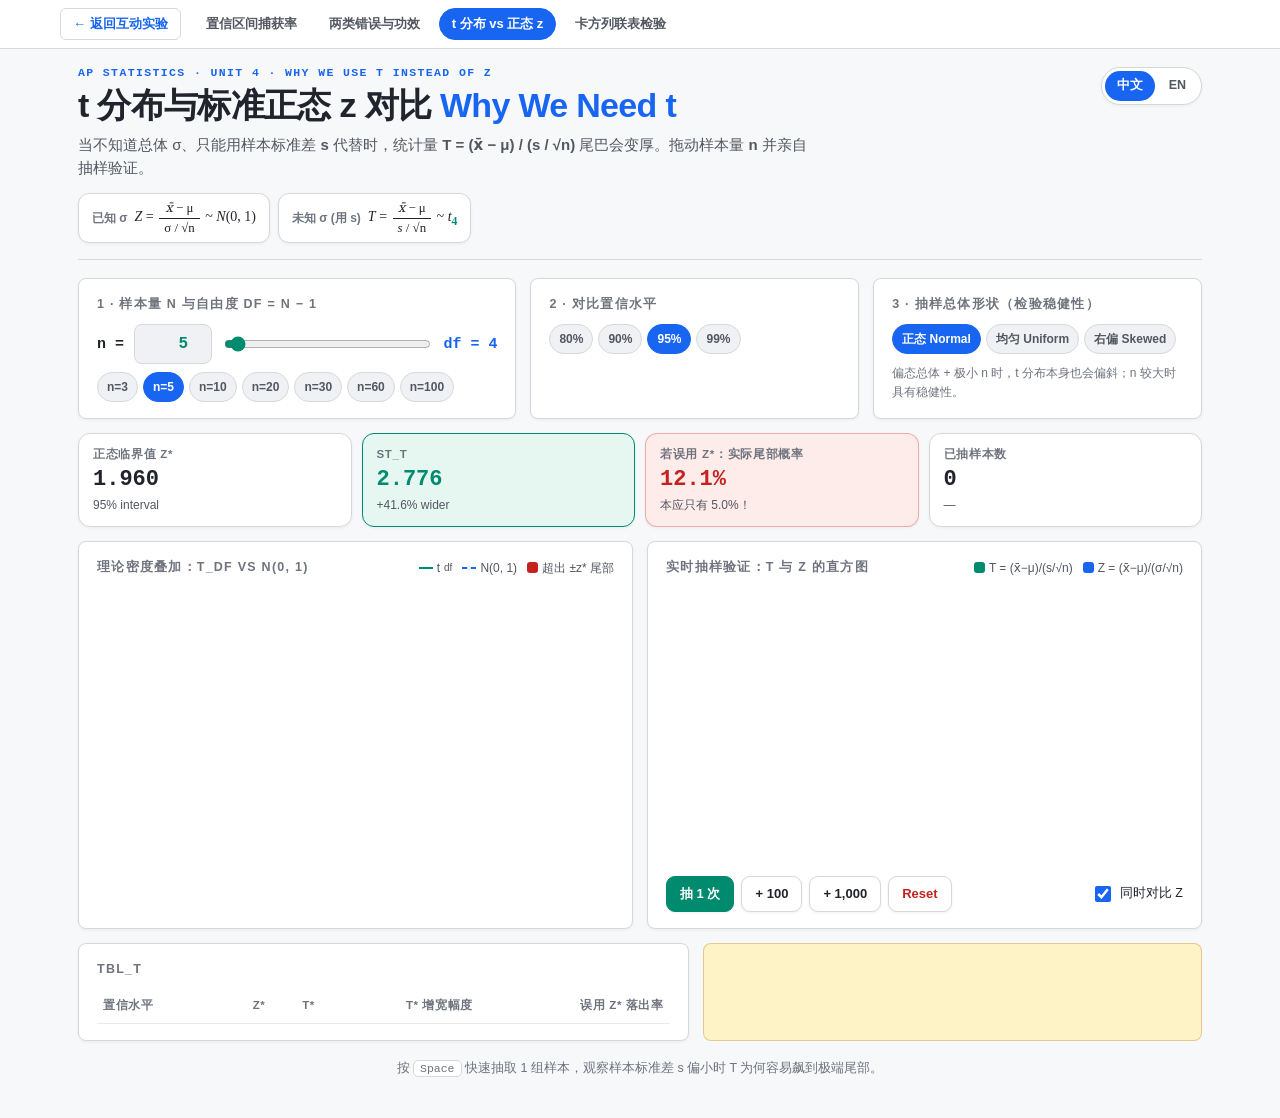
<file: tools/inference/t-vs-z.html>
<!doctype html>
<html lang="zh-CN">
<head>
<meta charset="utf-8">
<meta name="viewport" content="width=device-width, initial-scale=1, viewport-fit=cover">
<meta name="color-scheme" content="light">
<link rel="icon" href="data:,">
<title>t 分布 vs 标准正态分布 z · Why We Need t</title>
<script>
try { if (window.self !== window.top) document.documentElement.classList.add('in-embed'); }
catch (e) { document.documentElement.classList.add('in-embed'); }
</script>
<style>
:root{
  --ground:#F7F8FA; --surface:#FFFFFF; --surface-2:#F0F1F4; --line:#D6D8DA; --line-soft:#E8EAED;
  --navy:#1865F2; --navy-2:#1152CC; --navy-soft:#EBF3FF;
  --ink:#21242C; --ink-2:#525760; --ink-3:#6E737D;
  --sage:#008A6E; --sage-soft:#E6F7F2;
  --accent:#C75000; --accent-soft:#FFF3E8;
  --gold:#B45309; --gold-soft:#FEF3C7; --gold-bright:#D97706;
  --danger:#C5221F; --danger-soft:#FEECEB;
  --serif:Georgia,"Times New Roman","Songti SC",serif;
  --sans:"Lato",-apple-system,BlinkMacSystemFont,"SF Pro Text","PingFang SC","Hiragino Sans GB","Segoe UI","Microsoft YaHei",sans-serif;
  --mono:ui-monospace,SFMono-Regular,Menlo,Monaco,Consolas,monospace;
  --shadow-sm:0 1px 3px rgba(33,36,44,.06);
  --r-md:8px; --r-sm:6px;
}
*{box-sizing:border-box}
html{-webkit-text-size-adjust:100%}
body{margin:0;background:var(--ground);color:var(--ink);font:400 15px/1.55 var(--sans);-webkit-font-smoothing:antialiased}
button,input,select{font:inherit;color:inherit}
button,input[type=number],select{min-height:40px}
:focus-visible{outline:2.5px solid var(--navy);outline-offset:2px;border-radius:var(--r-sm)}
.mono{font-family:var(--mono);font-variant-numeric:tabular-nums}

.sim-nav{background:var(--surface);border-bottom:1px solid var(--line);padding:8px 18px}
.sim-nav-inner{max-width:1160px;margin:0 auto;display:flex;flex-wrap:wrap;gap:6px;align-items:center}
.sim-nav a,.sim-nav strong{padding:5px 12px;border-radius:999px;font-size:13px;font-weight:600;text-decoration:none;white-space:nowrap}
.sim-nav a.sim-back{color:var(--navy);border:1px solid var(--line);border-radius:6px;margin-right:6px;font-weight:700}
.sim-nav a.sim-back:hover{background:var(--navy-soft);border-color:var(--navy);color:var(--navy)}
.sim-nav a{color:var(--ink-2);border:1px solid transparent}
.sim-nav a:hover{background:var(--surface-2);border-color:var(--line);color:var(--ink)}
.sim-nav strong{background:var(--navy);color:#fff;border:1px solid var(--navy)}
.in-embed .sim-nav{display:none}

.wrap{max-width:1160px;margin:0 auto;padding:18px 18px 40px}
header.top{padding-bottom:16px;border-bottom:1px solid var(--line);margin-bottom:18px}
.head-row{display:flex;justify-content:space-between;align-items:flex-start;gap:16px;flex-wrap:wrap}
.kicker{font:700 11.5px/1 var(--mono);letter-spacing:.12em;text-transform:uppercase;color:var(--navy);margin:0 0 6px}
h1{font:800 clamp(24px,3.6vw,34px)/1.18 var(--sans);margin:0;letter-spacing:-.02em}
h1 em{font-style:normal;color:var(--navy)}
.sub{margin:8px 0 0;color:var(--ink-2);font-size:15px;max-width:740px}

.lang-switch{display:inline-flex;background:var(--surface);border:1px solid var(--line);border-radius:999px;padding:3px;gap:2px;box-shadow:var(--shadow-sm);flex:none}
.lang-switch button{min-height:30px;padding:0 12px;border:0;border-radius:999px;background:transparent;color:var(--ink-2);font-size:12.5px;font-weight:700;cursor:pointer}
.lang-switch button[aria-pressed="true"]{background:var(--navy);color:#fff}

.formula{display:flex;gap:8px;flex-wrap:wrap;margin-top:14px;align-items:stretch}
.chip{background:var(--surface);border:1px solid var(--line);padding:7px 13px;border-radius:11px;font-family:var(--serif);font-size:14px;display:inline-flex;align-items:center;gap:7px;line-height:1.25;box-shadow:var(--shadow-sm)}
.chip b{color:var(--sage);font-weight:700}
.chip .chip-label{font-family:var(--sans);font-size:12px;font-weight:700;color:var(--ink-3)}
.frac{display:inline-flex;flex-direction:column;vertical-align:middle;text-align:center;line-height:1.12;margin:0 2px;font-size:.92em}
.frac-num{display:block;padding:0 5px 2px;border-bottom:1.5px solid currentColor;white-space:nowrap}
.frac-den{display:block;padding:2px 5px 0;white-space:nowrap}

.card{background:var(--surface);border:1px solid var(--line);border-radius:var(--r-md);padding:16px 18px;box-shadow:var(--shadow-sm)}
.card h2{font-size:12.5px;letter-spacing:.1em;text-transform:uppercase;margin:0 0 10px;color:var(--ink-3);font-weight:700}

.ctrl-bar{display:grid;grid-template-columns:1.2fr .9fr .9fr;gap:14px;margin-bottom:14px}
@media(max-width:860px){.ctrl-bar{grid-template-columns:1fr}}

.n-row{display:flex;align-items:center;gap:10px}
.num-input{width:78px;padding:4px 8px;text-align:right;font-family:var(--mono);font-weight:800;font-size:16px;color:var(--sage);background:var(--surface-2);border:1px solid var(--line);border-radius:8px;min-height:36px}
input[type=range]{flex:1;accent-color:var(--sage);height:30px;cursor:pointer}
.presets{display:flex;gap:5px;flex-wrap:wrap;margin-top:8px}
.presets button{min-height:30px;padding:0 9px;border-radius:999px;border:1px solid var(--line);background:var(--surface-2);cursor:pointer;font-weight:700;font-size:12px;color:var(--ink-2)}
.presets button.active{background:var(--navy);color:#fff;border-color:var(--navy)}

.stats{display:grid;grid-template-columns:repeat(4,1fr);gap:10px;margin-bottom:14px}
@media(max-width:680px){.stats{grid-template-columns:1fr 1fr}}
.stat{background:var(--surface);border:1px solid var(--line);border-radius:12px;padding:12px 14px;box-shadow:var(--shadow-sm)}
.stat .k{font-size:11.5px;letter-spacing:.06em;text-transform:uppercase;color:var(--ink-3);font-weight:700}
.stat .v{font-family:var(--mono);font-size:22px;font-weight:800;line-height:1.2;margin-top:3px}
.stat .s{font-size:12px;color:var(--ink-2);margin-top:2px}
.stat.highlight{border-color:var(--sage);background:var(--sage-soft)}
.stat.highlight .v{color:var(--sage)}
.stat.warn{border-color:rgba(197,34,31,.32);background:var(--danger-soft)}
.stat.warn .v{color:var(--danger)}

.charts-grid{display:grid;grid-template-columns:1fr 1fr;gap:14px}
@media(max-width:900px){.charts-grid{grid-template-columns:1fr}}
.chart-head{display:flex;justify-content:space-between;align-items:center;flex-wrap:wrap;gap:6px;margin-bottom:8px}
.chart-head h2{margin:0}
.legend{display:flex;gap:10px;font-size:12px;color:var(--ink-2);flex-wrap:wrap}
.legend span{display:inline-flex;align-items:center;gap:4px}
.swatch-line{display:inline-block;width:14px;height:0;border-top:2.5px solid var(--sage)}
.swatch-dash{display:inline-block;width:14px;height:0;border-top:2px dashed var(--navy)}
.swatch{display:inline-block;width:11px;height:11px;border-radius:3px}
canvas{width:100%;height:280px;display:block}

.action-bar{display:flex;flex-wrap:wrap;gap:7px;align-items:center;margin-top:10px}
.btn{border:1px solid var(--line);background:var(--surface);color:var(--ink);padding:7px 13px;border-radius:9px;cursor:pointer;font-weight:700;font-size:13px;box-shadow:var(--shadow-sm);min-height:36px}
.btn:hover{border-color:var(--navy)}
.btn.primary{background:var(--sage);color:#fff;border-color:var(--sage)}
.btn.reset{color:var(--danger)}
.btn:disabled{opacity:.45;cursor:default}

.sub-grid{display:grid;grid-template-columns:1.1fr .9fr;gap:14px;margin-top:14px}
@media(max-width:860px){.sub-grid{grid-template-columns:1fr}}
table.tbl{width:100%;border-collapse:collapse;font-size:13.5px}
table.tbl th,table.tbl td{padding:8px 6px;border-bottom:1px solid var(--line-soft);text-align:right}
table.tbl th:first-child,table.tbl td:first-child{text-align:left}
table.tbl th{font-size:11.5px;color:var(--ink-3);text-transform:uppercase;letter-spacing:.05em}
table.tbl td.mono{font-family:var(--mono);font-weight:600}
table.tbl tr:last-child td{border-bottom:none}
.insight{background:var(--gold-soft);border:1px solid rgba(180,83,9,.28);border-radius:var(--r-md);padding:15px 18px}
.insight h3{margin:0 0 6px;font-size:15px}
.insight p{margin:0;font-size:13.5px;color:var(--ink-2);line-height:1.58}
footer{margin-top:18px;font-size:12.5px;color:var(--ink-3);text-align:center}
.kbd{font-family:var(--mono);font-size:11.5px;background:var(--surface);border:1px solid var(--line);border-radius:5px;padding:1px 6px}
</style>
</head>
<body>
<nav class="sim-nav" aria-label="统计推断模拟器">
  <div class="sim-nav-inner">
    <a class="sim-back" href="../../index.html">← 返回互动实验</a>
    <a href="confidence-interval.html" data-i18n="nav_ci">置信区间捕获率</a>
    <a href="errors-power.html" data-i18n="nav_ep">两类错误与功效</a>
    <strong aria-current="page" data-i18n="nav_tz">t 分布 vs 正态 z</strong>
    <a href="chi-square.html" data-i18n="nav_chi">卡方列联表检验</a>
  </div>
</nav>

<div class="wrap">
  <header class="top">
    <div class="head-row">
      <div>
        <p class="kicker">AP Statistics · Unit 4 · Why We Use t Instead of z</p>
        <h1 data-i18n-html="h1">t 分布与标准正态 z 对比 <em>Why We Need t</em></h1>
        <p class="sub" data-i18n-html="sub">当不知道总体 σ、只能用样本标准差 <b>s</b> 代替时，统计量 <b>T = (x̄ − μ) / (s / √n)</b> 尾巴会变厚。拖动样本量 <b>n</b> 并亲自抽样验证。</p>
      </div>
      <div class="lang-switch" role="group" aria-label="Language toggle">
        <button type="button" id="langZh" aria-pressed="true">中文</button>
        <button type="button" id="langEn" aria-pressed="false">EN</button>
      </div>
    </div>

    <div class="formula">
      <span class="chip"><span class="chip-label" data-i18n="f_z">已知 σ</span><span><i>Z</i> = <span class="frac"><span class="frac-num"><i>x̄</i> − μ</span><span class="frac-den">σ / √n</span></span> ~ <i>N</i>(0, 1)</span></span>
      <span class="chip"><span class="chip-label" data-i18n="f_t">未知 σ (用 s)</span><span><i>T</i> = <span class="frac"><span class="frac-num"><i>x̄</i> − μ</span><span class="frac-den"><i>s</i> / √n</span></span> ~ <i>t</i><sub><b id="fDf">4</b></sub></span></span>
    </div>
  </header>

  <div class="ctrl-bar">
    <section class="card">
      <h2 data-i18n="sec_n">1 · 样本量 n 与自由度 df = n − 1</h2>
      <div class="n-row">
        <span class="mono" style="font-weight:700">n =</span>
        <input type="number" class="num-input" id="nNum" min="2" max="200" step="1" value="5">
        <input type="range" id="nRange" min="2" max="100" step="1" value="5">
        <span class="mono" id="dfBadge" style="font-weight:700;color:var(--navy)">df = 4</span>
      </div>
      <div class="presets" id="nPresets">
        <button type="button" data-n="3">n=3</button>
        <button type="button" data-n="5" class="active">n=5</button>
        <button type="button" data-n="10">n=10</button>
        <button type="button" data-n="20">n=20</button>
        <button type="button" data-n="30">n=30</button>
        <button type="button" data-n="60">n=60</button>
        <button type="button" data-n="100">n=100</button>
      </div>
    </section>

    <section class="card">
      <h2 data-i18n="sec_c">2 · 对比置信水平</h2>
      <div class="presets" id="cPresets" style="margin-top:0">
        <button type="button" data-c="0.80">80%</button>
        <button type="button" data-c="0.90">90%</button>
        <button type="button" data-c="0.95" class="active">95%</button>
        <button type="button" data-c="0.99">99%</button>
      </div>
      <p style="font-size:12.5px;color:var(--ink-2);margin:10px 0 0" id="confDesc"></p>
    </section>

    <section class="card">
      <h2 data-i18n="sec_pop">3 · 抽样总体形状（检验稳健性）</h2>
      <div class="presets" id="popPresets" style="margin-top:0">
        <button type="button" data-pop="normal" class="active" data-i18n="p_norm">正态 Normal</button>
        <button type="button" data-pop="uniform" data-i18n="p_unif">均匀 Uniform</button>
        <button type="button" data-pop="right" data-i18n="p_right">右偏 Skewed</button>
      </div>
      <p style="font-size:12px;color:var(--ink-3);margin:10px 0 0" data-i18n="pop_note">偏态总体 + 极小 n 时，t 分布本身也会偏斜；n 较大时具有稳健性。</p>
    </section>
  </div>

  <div class="stats">
    <div class="stat"><div class="k" data-i18n="st_z">正态临界值 z*</div><div class="v" id="stZ">1.960</div><div class="s" id="stZS">95% interval</div></div>
    <div class="stat highlight"><div class="k" data-i18n="st_t">t 临界值 t* (df=<span id="stDf">4</span>)</div><div class="v" id="stT">2.776</div><div class="s" id="stTS">+41.6% wider</div></div>
    <div class="stat warn"><div class="k" data-i18n="st_tail">若误用 z*：实际尾部概率</div><div class="v" id="stTail">12.1%</div><div class="s" id="stTailS">本应只有 5.0%！</div></div>
    <div class="stat"><div class="k" data-i18n="st_sim">已抽样本数</div><div class="v" id="stCount">0</div><div class="s" id="stSimOut">—</div></div>
  </div>

  <div class="charts-grid">
    <section class="card">
      <div class="chart-head">
        <h2 data-i18n="c1_t">理论密度叠加：t<sub>df</sub> vs N(0, 1)</h2>
        <div class="legend">
          <span><i class="swatch-line"></i><span>t<sub>df</sub></span></span>
          <span><i class="swatch-dash"></i><span>N(0, 1)</span></span>
          <span><i class="swatch" style="background:var(--danger)"></i><span data-i18n="leg_out">超出 ±z* 尾部</span></span>
        </div>
      </div>
      <canvas id="theoryCanvas" width="540" height="280"></canvas>
    </section>

    <section class="card">
      <div class="chart-head">
        <h2 data-i18n="c2_t">实时抽样验证：T 与 Z 的直方图</h2>
        <div class="legend">
          <span><i class="swatch" style="background:var(--sage)"></i><span>T = (x̄−μ)/(s/√n)</span></span>
          <span><i class="swatch" style="background:var(--navy)"></i><span>Z = (x̄−μ)/(σ/√n)</span></span>
        </div>
      </div>
      <canvas id="simCanvas" width="540" height="280"></canvas>
      <div class="action-bar">
        <button type="button" class="btn primary" id="draw1" data-i18n="btn_1">抽 1 次</button>
        <button type="button" class="btn" id="draw100">+ 100</button>
        <button type="button" class="btn" id="draw1000">+ 1,000</button>
        <button type="button" class="btn reset" id="resetBtn" data-i18n="btn_reset">Reset</button>
        <label style="margin-left:auto;font-size:12.5px;display:inline-flex;align-items:center;gap:6px;cursor:pointer">
          <input type="checkbox" id="chkShowZ" checked style="width:16px;height:16px;accent-color:var(--navy)">
          <span data-i18n="tog_z">同时对比 Z</span>
        </label>
      </div>
    </section>
  </div>

  <div class="sub-grid">
    <section class="card">
      <h2 data-i18n="tbl_t">常用置信水平临界值对照表（当前 df = <span id="tblDf">4</span>）</h2>
      <table class="tbl">
        <thead><tr><th data-i18n="th_c">置信水平</th><th>z*</th><th>t*</th><th data-i18n="th_diff">t* 增宽幅度</th><th data-i18n="th_err">误用 z* 落出率</th></tr></thead>
        <tbody id="critBody"></tbody>
      </table>
    </section>

    <section class="insight">
      <h3 id="insTitle"></h3>
      <p id="insText"></p>
    </section>
  </div>

  <footer>
    <span data-i18n="foot">按</span> <span class="kbd">Space</span> <span data-i18n="foot2">快速抽取 1 组样本，观察样本标准差 s 偏小时 T 为何容易飙到极端尾部。</span>
  </footer>
</div>

<script>
(function(){
  "use strict";
  var $ = function(id){ return document.getElementById(id); };
  var state = { n:5, conf:0.95, pop:"normal", zs:[], ts:[], lang:"zh" };

  function normalPDF(x){ return Math.exp(-0.5*x*x)/Math.sqrt(2*Math.PI); }
  function normalInv(p){
    var a=[-3.969683028665376e1,2.209460984245205e2,-2.759285104469687e2,1.383577518672690e2,-3.066479806614716e1,2.506628277459239];
    var b=[-5.447609879822406e1,1.615858368580409e2,-1.556989798598866e2,6.680131188771972e1,-1.328068155288572e1];
    var c=[-7.784894002430293e-3,-3.223964580411365e-1,-2.400758277161838,-2.549732539343734,4.374664141464968,2.938163982698783];
    var d=[7.784695709041462e-3,3.224671290700398e-1,2.445134137142996,3.754408661907416];
    var pl=0.02425, ph=1-pl, q, r;
    if(p<pl){ q=Math.sqrt(-2*Math.log(p)); return (((((c[0]*q+c[1])*q+c[2])*q+c[3])*q+c[4])*q+c[5])/((((d[0]*q+d[1])*q+d[2])*q+d[3])*q+1); }
    if(p>ph){ q=Math.sqrt(-2*Math.log(1-p)); return -(((((c[0]*q+c[1])*q+c[2])*q+c[3])*q+c[4])*q+c[5])/((((d[0]*q+d[1])*q+d[2])*q+d[3])*q+1); }
    q=p-0.5; r=q*q;
    return (((((a[0]*r+a[1])*r+a[2])*r+a[3])*r+a[4])*r+a[5])*q/(((((b[0]*r+b[1])*r+b[2])*r+b[3])*r+b[4])*r+1);
  }
  function logGamma(z){
    var cof=[76.18009172947146,-86.50532032941677,24.01409824083091,-1.231739572450155,0.1208650973866179e-2,-0.5395239384953e-5];
    var x=z, y=z, tmp=x+5.5; tmp -= (x+0.5)*Math.log(tmp);
    var ser=1.000000000190015;
    for(var j=0;j<6;j++) ser += cof[j]/++y;
    return -tmp + Math.log(2.5066282746310005*ser/x);
  }
  function betacf(a,b,x){
    var MAXIT=200, EPS=3e-9, FPMIN=1e-30;
    var qab=a+b, qap=a+1, qam=a-1, c=1, d=1-qab*x/qap;
    if(Math.abs(d)<FPMIN) d=FPMIN; d=1/d; var h=d;
    for(var m=1;m<=MAXIT;m++){
      var m2=2*m, aa=m*(b-m)*x/((qam+m2)*(a+m2));
      d=1+aa*d; if(Math.abs(d)<FPMIN) d=FPMIN;
      c=1+aa/c; if(Math.abs(c)<FPMIN) c=FPMIN;
      d=1/d; h *= d*c;
      aa = -(a+m)*(qab+m)*x/((a+m2)*(qap+m2));
      d=1+aa*d; if(Math.abs(d)<FPMIN) d=FPMIN;
      c=1+aa/c; if(Math.abs(c)<FPMIN) c=FPMIN;
      d=1/d; var del=d*c; h *= del;
      if(Math.abs(del-1)<EPS) break;
    }
    return h;
  }
  function betai(a,b,x){
    if(x<=0) return 0; if(x>=1) return 1;
    var bt=Math.exp(logGamma(a+b)-logGamma(a)-logGamma(b)+a*Math.log(x)+b*Math.log(1-x));
    return (x < (a+1)/(a+b+2)) ? bt*betacf(a,b,x)/a : 1 - bt*betacf(b,a,1-x)/b;
  }
  function tPDF(t, df){
    return Math.exp(logGamma((df+1)/2) - logGamma(df/2)) / (Math.sqrt(df*Math.PI) * Math.pow(1 + t*t/df, (df+1)/2));
  }
  function tCDF(t, df){
    var x = df/(df + t*t), ib = betai(df/2, 0.5, x);
    return t >= 0 ? 1 - 0.5*ib : 0.5*ib;
  }
  function tInv(prob, df){
    var lo=0, hi=1000;
    for(var i=0;i<60;i++){ var mid=(lo+hi)/2; if(tCDF(mid,df)<prob) lo=mid; else hi=mid; }
    return (lo+hi)/2;
  }
  function clamp(v,lo,hi){ return Math.min(hi, Math.max(lo, v)); }
  function cssVar(n){ return getComputedStyle(document.documentElement).getPropertyValue(n).trim(); }
  function randn(){ var u=0,v=0; while(u===0) u=Math.random(); while(v===0) v=Math.random(); return Math.sqrt(-2*Math.log(u))*Math.cos(2*Math.PI*v); }

  function drawOneObs(){
    if(state.pop === "normal") return 50 + 10 * randn();
    if(state.pop === "uniform") return 50 + (Math.random()*2 - 1) * 10 * Math.sqrt(3);
    return 50 + 10 * (-Math.log(1 - Math.random()) - 1);
  }

  var I18N = {
    zh:{
      nav_ci:"置信区间捕获率", nav_ep:"两类错误与功效", nav_tz:"t 分布 vs 正态 z", nav_chi:"卡方列联表检验",
      h1:"t 分布与标准正态 z 对比 <em>Why We Need t</em>",
      sub:"当不知道总体 σ、只能用样本标准差 <b>s</b> 代替时，统计量 <b>T = (x̄ − μ) / (s / √n)</b> 尾巴会变厚。拖动样本量 <b>n</b> 并亲自抽样验证。",
      f_z:"已知 σ", f_t:"未知 σ (用 s)",
      sec_n:"1 · 样本量 n 与自由度 df = n − 1", sec_c:"2 · 对比置信水平", sec_pop:"3 · 抽样总体形状（检验稳健性）",
      p_norm:"正态 Normal", p_unif:"均匀 Uniform", p_right:"右偏 Skewed",
      pop_note:"偏态总体 + 极小 n 时，t 分布本身也会偏斜；n 较大时具有稳健性。",
      st_z:"正态临界值 z*", st_tail:"若误用 z*：实际尾部概率", st_sim:"已抽样本数",
      c1_t:"理论密度叠加：t_df vs N(0, 1)", leg_out:"超出 ±z* 尾部",
      c2_t:"实时抽样验证：T 与 Z 的直方图", btn_1:"抽 1 次", btn_reset:"Reset", tog_z:"同时对比 Z",
      th_c:"置信水平", th_diff:"t* 增宽幅度", th_err:"误用 z* 落出率",
      foot:"按", foot2:"快速抽取 1 组样本，观察样本标准差 s 偏小时 T 为何容易飙到极端尾部。"
    },
    en:{
      nav_ci:"CI Capture Simulator", nav_ep:"Errors & Power", nav_tz:"t vs. Normal z", nav_chi:"Chi-Square Table",
      h1:"t-Distribution vs. Standard Normal z <em>Why We Need t</em>",
      sub:"When σ is unknown and replaced by sample SD <b>s</b>, the statistic <b>T = (x̄ − μ) / (s / √n)</b> has heavier tails. Adjust <b>n</b> and simulate to see why.",
      f_z:"Known σ", f_t:"Unknown σ (use s)",
      sec_n:"1 · Sample Size n & df = n − 1", sec_c:"2 · Confidence Level", sec_pop:"3 · Population Shape (Robustness)",
      p_norm:"Normal", p_unif:"Uniform", p_right:"Skewed Right",
      pop_note:"With strong skew and tiny n, T departs from t; larger n makes t-procedures robust.",
      st_z:"Normal z*", st_tail:"If z* were used: actual tail prob", st_sim:"Samples drawn",
      c1_t:"Theoretical Densities: t_df vs N(0, 1)", leg_out:"Tail beyond ±z*",
      c2_t:"Live Simulation: T vs. Z Histograms", btn_1:"Draw 1", btn_reset:"Reset", tog_z:"Overlay Z",
      th_c:"Confidence", th_diff:"t* Width Increase", th_err:"Actual Tail if Using z*",
      foot:"Press", foot2:"to draw 1 sample and watch how an unusually small s inflates |T|."
    }
  };
  function t(k){ return (I18N[state.lang] && I18N[state.lang][k]) || I18N.zh[k] || k; }

  function take(k){
    var n = state.n, seZ = 10 / Math.sqrt(n);
    for(var r=0;r<k;r++){
      var arr = [], sum = 0;
      for(var i=0;i<n;i++){ var v = drawOneObs(); arr.push(v); sum += v; }
      var xbar = sum / n, ss = 0;
      for(i=0;i<n;i++) ss += (arr[i] - xbar) * (arr[i] - xbar);
      var s = Math.max(1e-9, Math.sqrt(ss / (n - 1)));
      state.zs.push((xbar - 50) / seZ);
      state.ts.push((xbar - 50) / (s / Math.sqrt(n)));
    }
    syncAll();
  }

  function updateUI(){
    var df = state.n - 1, p2 = (1 + state.conf) / 2;
    var zStar = normalInv(p2), tStar = tInv(p2, df);
    var actualTail = 2 * (1 - tCDF(zStar, df));
    var targetTail = 1 - state.conf;

    $("nNum").value = state.n; $("nRange").value = clamp(state.n, 2, 100);
    $("dfBadge").textContent = "df = " + df;
    $("fDf").textContent = df; $("stDf").textContent = df; $("tblDf").textContent = df;
    $("stZ").textContent = zStar.toFixed(3);
    $("stZS").textContent = Math.round(state.conf*100) + "% " + (state.lang==="zh" ? "置信区间" : "interval");
    $("stT").textContent = tStar.toFixed(3);
    $("stTS").textContent = "+" + ((tStar/zStar - 1)*100).toFixed(1) + "% " + (state.lang==="zh" ? "更宽" : "wider");
    $("stTail").textContent = (actualTail * 100).toFixed(1) + "%";
    $("stTailS").textContent = (state.lang==="zh" ? "本应只有 " : "Target was ") + (targetTail*100).toFixed(1) + "%";
    $("confDesc").textContent = state.lang==="zh"
      ? ("用 t* = " + tStar.toFixed(3) + " 替代 z* = " + zStar.toFixed(3) + "，才能把真实两端漏掉的概率压回 " + (targetTail*100).toFixed(0) + "%。")
      : ("Using t* = " + tStar.toFixed(3) + " instead of z* = " + zStar.toFixed(3) + " restores the true two-tail miss rate to " + (targetTail*100).toFixed(0) + "%.");

    document.querySelectorAll("#nPresets button").forEach(function(b){ b.classList.toggle("active", parseInt(b.dataset.n,10)===state.n); });
    document.querySelectorAll("#cPresets button").forEach(function(b){ b.classList.toggle("active", Math.abs(parseFloat(b.dataset.c)-state.conf)<1e-6); });
    document.querySelectorAll("#popPresets button").forEach(function(b){ b.classList.toggle("active", b.dataset.pop===state.pop); });

    var N = state.ts.length;
    $("stCount").textContent = N.toLocaleString();
    if(N === 0){
      $("stSimOut").textContent = state.lang==="zh" ? "抽样后对比实测尾部" : "Draw to test tails";
    } else {
      var outT = 0, outZ = 0;
      for(var i=0;i<N;i++){
        if(Math.abs(state.ts[i]) > zStar) outT++;
        if(Math.abs(state.zs[i]) > zStar) outZ++;
      }
      $("stSimOut").textContent = "|T|>z*: " + (outT/N*100).toFixed(1) + "% · |Z|>z*: " + (outZ/N*100).toFixed(1) + "%";
    }

    // Comparison table
    var rows = "";
    [0.80, 0.90, 0.95, 0.99].forEach(function(c){
      var zp = normalInv((1+c)/2), tp = tInv((1+c)/2, df), tailP = 2 * (1 - tCDF(zp, df));
      rows += '<tr' + (Math.abs(c-state.conf)<1e-6 ? ' style="background:var(--sage-soft)"' : '') + '>' +
        '<td><b>' + Math.round(c*100) + '%</b></td>' +
        '<td class="mono">' + zp.toFixed(3) + '</td>' +
        '<td class="mono">' + tp.toFixed(3) + '</td>' +
        '<td class="mono">+' + ((tp/zp - 1)*100).toFixed(1) + '%</td>' +
        '<td class="mono">' + (tailP*100).toFixed(1) + '% <small style="color:var(--ink-3)">(' + ((1-c)*100).toFixed(0) + '%)</small></td></tr>';
    });
    $("critBody").innerHTML = rows;

    // Insight
    $("insTitle").textContent = state.lang==="zh"
      ? (df < 15 ? "💡 小样本下为什么不能用 z？" : (df < 40 ? "💡 中等自由度：t 已经很接近正态" : "💡 大自由度：t 与标准正态几乎重合"))
      : (df < 15 ? "💡 Why z Fails at Small Sample Sizes" : (df < 40 ? "💡 Moderate df: t Approaches Normal" : "💡 Large df: t Almost Matches N(0,1)"));
    $("insText").textContent = state.lang==="zh"
      ? ("当 n=" + state.n + " (df=" + df + ") 时，每次抽样的样本标准差 s 自身波动很大。一旦某个样本恰好抽得集中导致 s 偏小，分母变小就会把 T = (x̄−μ)/(s/√n) 拉向极端值，这就是 t 分布比 N(0,1) 峰更矮、尾更厚的原因。")
      : ("At n=" + state.n + " (df=" + df + "), sample SD s fluctuates widely from sample to sample. Whenever a sample happens to have an unusually small s, dividing by s/√n pushes |T| into the tails—making the t-distribution shorter and heavier-tailed than N(0,1).");
  }

  function drawTheory(){
    var cv = $("theoryCanvas"), wrap = cv.parentElement;
    var W = wrap.clientWidth, H = cv.clientHeight || 280, dpr = window.devicePixelRatio || 1;
    cv.width = Math.round(W*dpr); cv.height = Math.round(H*dpr);
    var ctx = cv.getContext("2d"); ctx.setTransform(dpr,0,0,dpr,0,0); ctx.clearRect(0,0,W,H);

    var df = state.n - 1, p2 = (1 + state.conf) / 2;
    var zStar = normalInv(p2), tStar = tInv(p2, df);
    var lo = -5, hi = 5, yMax = normalPDF(0) * 1.15;
    var padL = 16, padR = 16, padT = 18, padB = 30, cw = W - padL - padR, ch = H - padT - padB;
    function X(v){ return padL + (v - lo) / (hi - lo) * cw; }
    function Y(d){ return padT + ch - (d / yMax) * ch; }

    var navy = cssVar("--navy"), sage = cssVar("--sage"), danger = cssVar("--danger"), accent = cssVar("--accent"), muted = cssVar("--ink-3");

    // Shade tails of t_df beyond ±zStar
    ctx.fillStyle = danger; ctx.globalAlpha = 0.25;
    function fillTail(a, b){
      ctx.beginPath(); ctx.moveTo(X(a), Y(0));
      for(var i=0;i<=60;i++){ var x = a + (b-a)*i/60; ctx.lineTo(X(x), Y(tPDF(x, df))); }
      ctx.lineTo(X(b), Y(0)); ctx.closePath(); ctx.fill();
    }
    fillTail(lo, -zStar); fillTail(zStar, hi);
    ctx.globalAlpha = 1;

    // N(0,1) dashed
    ctx.strokeStyle = navy; ctx.lineWidth = 2; ctx.setLineDash([5,4]); ctx.beginPath();
    for(var i=0;i<=180;i++){ var x = lo + (hi-lo)*i/180; var y = Y(normalPDF(x)); if(i===0) ctx.moveTo(X(x),y); else ctx.lineTo(X(x),y); }
    ctx.stroke(); ctx.setLineDash([]);

    // t_df solid
    ctx.strokeStyle = sage; ctx.lineWidth = 2.6; ctx.beginPath();
    for(i=0;i<=180;i++){ var x2 = lo + (hi-lo)*i/180; var y2 = Y(tPDF(x2, df)); if(i===0) ctx.moveTo(X(x2),y2); else ctx.lineTo(X(x2),y2); }
    ctx.stroke();

    // Critical markers
    [-zStar, zStar].forEach(function(v){
      ctx.strokeStyle = navy; ctx.lineWidth = 1.4; ctx.setLineDash([2,3]);
      ctx.beginPath(); ctx.moveTo(X(v), padT + 14); ctx.lineTo(X(v), Y(0)); ctx.stroke(); ctx.setLineDash([]);
    });
    if(tStar < hi){
      [-tStar, tStar].forEach(function(v){
        ctx.strokeStyle = accent; ctx.lineWidth = 1.6;
        ctx.beginPath(); ctx.moveTo(X(v), padT + 28); ctx.lineTo(X(v), Y(0)); ctx.stroke();
      });
      ctx.fillStyle = accent; ctx.font = "700 10.5px ui-monospace, Menlo, monospace"; ctx.textAlign = "left";
      ctx.fillText("t*=" + tStar.toFixed(2), X(tStar) + 3, padT + 30);
    }
    ctx.fillStyle = navy; ctx.font = "700 10.5px ui-monospace, Menlo, monospace"; ctx.textAlign = "right";
    ctx.fillText("z*=" + zStar.toFixed(2), X(zStar) - 3, padT + 12);

    ctx.strokeStyle = muted; ctx.lineWidth = 1;
    ctx.beginPath(); ctx.moveTo(padL, Y(0)); ctx.lineTo(W-padR, Y(0)); ctx.stroke();
    ctx.fillStyle = muted; ctx.font = "11px ui-monospace, Menlo, monospace"; ctx.textAlign = "center"; ctx.textBaseline = "top";
    [-4,-2,0,2,4].forEach(function(v){ ctx.fillText(String(v), X(v), Y(0)+7); });
  }

  function drawSim(){
    var cv = $("simCanvas"), wrap = cv.parentElement;
    var W = wrap.clientWidth, H = cv.clientHeight || 280, dpr = window.devicePixelRatio || 1;
    cv.width = Math.round(W*dpr); cv.height = Math.round(H*dpr);
    var ctx = cv.getContext("2d"); ctx.setTransform(dpr,0,0,dpr,0,0); ctx.clearRect(0,0,W,H);

    var df = state.n - 1, lo = -5, hi = 5, bins = 30, bw = (hi - lo) / bins;
    var N = state.ts.length;
    var padL = 16, padR = 16, padT = 18, padB = 30, cw = W - padL - padR, ch = H - padT - padB;
    function X(v){ return padL + (v - lo) / (hi - lo) * cw; }

    var sage = cssVar("--sage"), navy = cssVar("--navy"), muted = cssVar("--ink-3");

    var cT = new Array(bins).fill(0), cZ = new Array(bins).fill(0);
    for(var i=0;i<N;i++){
      var it = Math.floor((state.ts[i] - lo) / bw); if(it >= 0 && it < bins) cT[it]++;
      var iz = Math.floor((state.zs[i] - lo) / bw); if(iz >= 0 && iz < bins) cZ[iz]++;
    }

    var maxD = normalPDF(0) * 1.15;
    if(N > 0){
      for(i=0;i<bins;i++){
        var dT = cT[i] / (N * bw), dZ = cZ[i] / (N * bw);
        if(dT > maxD) maxD = dT;
        if($("chkShowZ").checked && dZ > maxD) maxD = dZ;
      }
      maxD *= 1.08;
    }
    function Y(d){ return padT + ch - (d / maxD) * ch; }

    if(N > 0){
      for(var b=0;b<bins;b++){
        var x0 = X(lo + b*bw) + 0.6, wdt = Math.max(1.5, X(lo + (b+1)*bw) - x0 - 0.6);
        if($("chkShowZ").checked && cZ[b]){
          ctx.fillStyle = navy; ctx.globalAlpha = 0.28;
          ctx.fillRect(x0, Y(cZ[b]/(N*bw)), wdt, (cZ[b]/(N*bw)/maxD)*ch);
        }
        if(cT[b]){
          ctx.fillStyle = sage; ctx.globalAlpha = 0.68;
          ctx.fillRect(x0, Y(cT[b]/(N*bw)), wdt, (cT[b]/(N*bw)/maxD)*ch);
        }
      }
      ctx.globalAlpha = 1;
    }

    // Theoretical t_df overlay
    ctx.strokeStyle = sage; ctx.lineWidth = 2.2; ctx.beginPath();
    for(var k=0;k<=160;k++){ var x = lo+(hi-lo)*k/160, y = Y(tPDF(x, df)); if(k===0) ctx.moveTo(X(x),y); else ctx.lineTo(X(x),y); }
    ctx.stroke();

    if(N === 0){
      ctx.fillStyle = muted; ctx.font = "13px sans-serif"; ctx.textAlign = "center"; ctx.textBaseline = "middle";
      ctx.fillText(state.lang==="zh" ? "点击下方「+ 1,000」观察真实抽取的 T 与 Z 分布" : "Click + 1,000 below to simulate T and Z", W/2, H/2);
    }

    ctx.strokeStyle = muted; ctx.lineWidth = 1;
    ctx.beginPath(); ctx.moveTo(padL, Y(0)); ctx.lineTo(W-padR, Y(0)); ctx.stroke();
    ctx.fillStyle = muted; ctx.font = "11px ui-monospace, Menlo, monospace"; ctx.textAlign = "center"; ctx.textBaseline = "top";
    [-4,-2,0,2,4].forEach(function(v){ ctx.fillText(String(v), X(v), Y(0)+7); });
  }

  function syncAll(){ updateUI(); drawTheory(); drawSim(); }
  function resetSim(){ state.ts = []; state.zs = []; syncAll(); }
  function applyLang(){
    document.documentElement.lang = state.lang === "zh" ? "zh-CN" : "en";
    $("langZh").setAttribute("aria-pressed", String(state.lang==="zh"));
    $("langEn").setAttribute("aria-pressed", String(state.lang==="en"));
    document.querySelectorAll("[data-i18n]").forEach(function(el){ el.textContent = t(el.dataset.i18n); });
    document.querySelectorAll("[data-i18n-html]").forEach(function(el){ el.innerHTML = t(el.dataset.i18nHtml); });
    syncAll();
  }

  $("nRange").addEventListener("input", function(){ state.n = parseInt(this.value,10); resetSim(); });
  $("nNum").addEventListener("change", function(){ var v=parseInt(this.value,10); state.n = isNaN(v)?5:clamp(v,2,200); resetSim(); });
  document.querySelectorAll("#nPresets button").forEach(function(b){ b.addEventListener("click", function(){ state.n=parseInt(this.dataset.n,10); resetSim(); }); });
  document.querySelectorAll("#cPresets button").forEach(function(b){ b.addEventListener("click", function(){ state.conf=parseFloat(this.dataset.c); syncAll(); }); });
  document.querySelectorAll("#popPresets button").forEach(function(b){ b.addEventListener("click", function(){ state.pop=this.dataset.pop; resetSim(); }); });

  $("draw1").addEventListener("click", function(){ take(1); });
  $("draw100").addEventListener("click", function(){ take(100); });
  $("draw1000").addEventListener("click", function(){ take(1000); });
  $("resetBtn").addEventListener("click", resetSim);
  $("chkShowZ").addEventListener("change", drawSim);

  $("langZh").addEventListener("click", function(){ state.lang = "zh"; try{localStorage.setItem("mg-sampling-lang","zh");}catch(e){} applyLang(); });
  $("langEn").addEventListener("click", function(){ state.lang = "en"; try{localStorage.setItem("mg-sampling-lang","en");}catch(e){} applyLang(); });

  document.addEventListener("keydown", function(e){
    if(e.code === "Space" && !/INPUT|BUTTON|SELECT|TEXTAREA/.test(document.activeElement.tagName)){ e.preventDefault(); take(1); }
  });

  var resizeT = null;
  window.addEventListener("resize", function(){ clearTimeout(resizeT); resizeT = setTimeout(function(){ drawTheory(); drawSim(); }, 100); });
  if(window.matchMedia){
    var mq = window.matchMedia("(prefers-color-scheme: dark)");
    if(mq.addEventListener) mq.addEventListener("change", function(){ drawTheory(); drawSim(); });
  }

  try { var saved = localStorage.getItem("mg-sampling-lang"); if(saved === "en" || saved === "zh") state.lang = saved; } catch(e){}
  applyLang();
})();
</script>
</body>
</html>
</file>
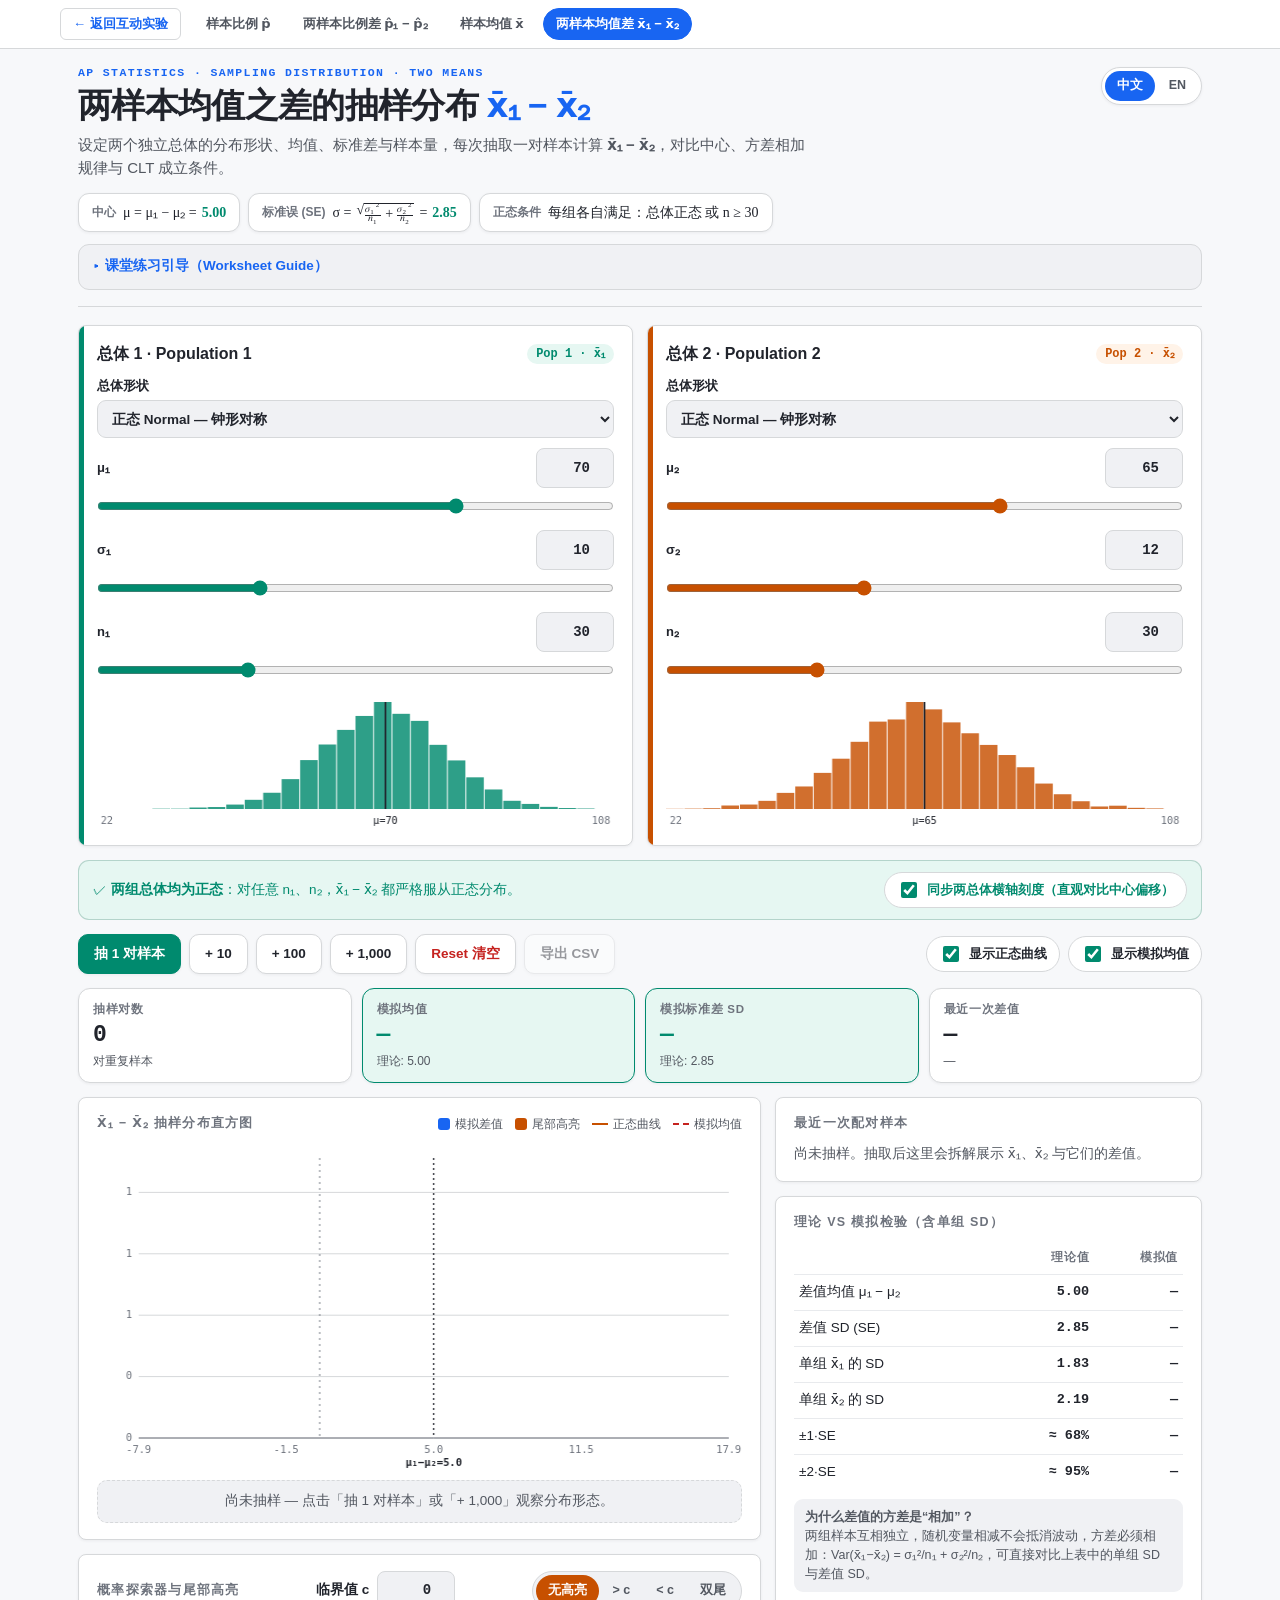
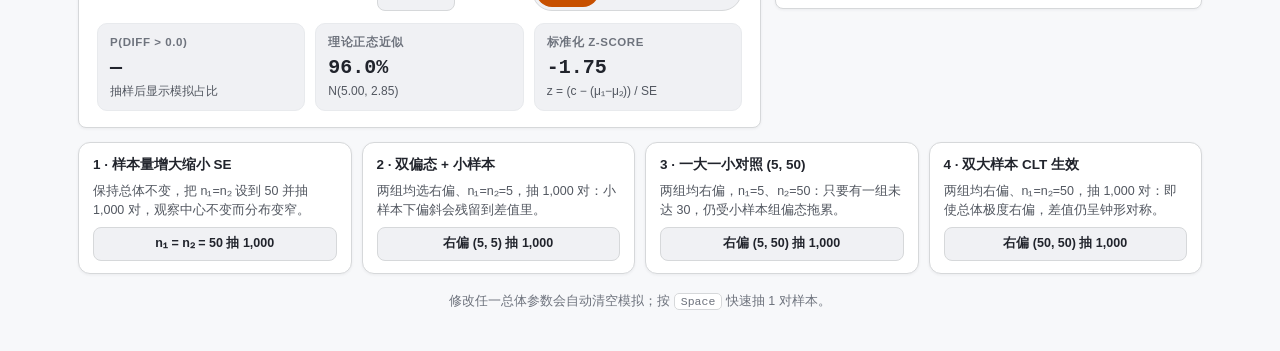
<file: tools/sampling/mean-difference.html>
<!doctype html>
<html lang="zh-CN">
<head>
<meta charset="utf-8">
<meta name="viewport" content="width=device-width, initial-scale=1, viewport-fit=cover">
<meta name="color-scheme" content="light">
<link rel="icon" href="data:,">
<title>两样本均值之差的抽样分布模拟器 · Difference of Sample Means</title>
<script>
try { if (window.self !== window.top) document.documentElement.classList.add('in-embed'); }
catch (e) { document.documentElement.classList.add('in-embed'); }
</script>
<style>
:root{
  --ground:#F7F8FA; --surface:#FFFFFF; --surface-2:#F0F1F4; --line:#D6D8DA; --line-soft:#E8EAED;
  --navy:#1865F2; --navy-2:#1152CC; --navy-soft:#EBF3FF;
  --ink:#21242C; --ink-2:#525760; --ink-3:#6E737D;
  --sage:#008A6E; --sage-soft:#E6F7F2;
  --accent:#C75000; --accent-soft:#FFF3E8;
  --gold:#B45309; --gold-soft:#FEF3C7; --gold-bright:#D97706;
  --danger:#C5221F; --danger-soft:#FEECEB;
  --serif:Georgia,"Times New Roman","Songti SC",serif;
  --sans:"Lato",-apple-system,BlinkMacSystemFont,"SF Pro Text","PingFang SC","Hiragino Sans GB","Segoe UI","Microsoft YaHei",sans-serif;
  --mono:ui-monospace,SFMono-Regular,Menlo,Monaco,Consolas,monospace;
  --shadow-sm:0 1px 3px rgba(33,36,44,.06);
  --r-md:8px; --r-sm:6px;
}
*{box-sizing:border-box}
html{-webkit-text-size-adjust:100%}
body{margin:0;background:var(--ground);color:var(--ink);font:400 15px/1.55 var(--sans);-webkit-font-smoothing:antialiased}
button,input,select{font:inherit;color:inherit}
button,input[type=number],select{min-height:40px}
:focus-visible{outline:2.5px solid var(--navy);outline-offset:2px;border-radius:var(--r-sm)}
.mono{font-family:var(--mono);font-variant-numeric:tabular-nums}

.sim-nav{background:var(--surface);border-bottom:1px solid var(--line);padding:8px 18px}
.sim-nav-inner{max-width:1160px;margin:0 auto;display:flex;flex-wrap:wrap;gap:6px;align-items:center}
.sim-nav a,.sim-nav strong{padding:5px 12px;border-radius:999px;font-size:13px;font-weight:600;text-decoration:none;white-space:nowrap}
.sim-nav a.sim-back{color:var(--navy);border:1px solid var(--line);border-radius:6px;margin-right:6px;font-weight:700}
.sim-nav a.sim-back:hover{background:var(--navy-soft);border-color:var(--navy);color:var(--navy)}
.sim-nav a{color:var(--ink-2);border:1px solid transparent}
.sim-nav a:hover{background:var(--surface-2);border-color:var(--line);color:var(--ink)}
.sim-nav strong{background:var(--navy);color:#fff;border:1px solid var(--navy)}
.in-embed .sim-nav{display:none}

.wrap{max-width:1160px;margin:0 auto;padding:18px 18px 40px}
header.top{padding-bottom:16px;border-bottom:1px solid var(--line);margin-bottom:18px}
.head-row{display:flex;justify-content:space-between;align-items:flex-start;gap:16px;flex-wrap:wrap}
.kicker{font:700 11.5px/1 var(--mono);letter-spacing:.12em;text-transform:uppercase;color:var(--navy);margin:0 0 6px}
h1{font:800 clamp(24px,3.6vw,34px)/1.18 var(--sans);margin:0;letter-spacing:-.02em}
h1 em{font-style:normal;color:var(--navy)}
.sub{margin:8px 0 0;color:var(--ink-2);font-size:15px;max-width:740px}

.lang-switch{display:inline-flex;background:var(--surface);border:1px solid var(--line);border-radius:999px;padding:3px;gap:2px;box-shadow:var(--shadow-sm);flex:none}
.lang-switch button{min-height:30px;padding:0 12px;border:0;border-radius:999px;background:transparent;color:var(--ink-2);font-size:12.5px;font-weight:700;cursor:pointer}
.lang-switch button[aria-pressed="true"]{background:var(--navy);color:#fff}

.formula{display:flex;gap:8px;flex-wrap:wrap;margin-top:14px;align-items:stretch}
.chip{background:var(--surface);border:1px solid var(--line);padding:7px 13px;border-radius:11px;font-family:var(--serif);font-size:14px;display:inline-flex;align-items:center;gap:7px;line-height:1.25;box-shadow:var(--shadow-sm)}
.chip b{color:var(--sage);font-weight:700}
.chip .chip-label{font-family:var(--sans);font-size:12px;font-weight:700;color:var(--ink-3)}
.frac{display:inline-flex;flex-direction:column;vertical-align:middle;text-align:center;line-height:1.12;margin:0 2px;font-size:.92em}
.frac-num{display:block;padding:0 5px 2px;border-bottom:1.5px solid currentColor;white-space:nowrap}
.frac-den{display:block;padding:2px 5px 0;white-space:nowrap}
.eq{display:inline-flex;align-items:center;gap:5px;white-space:nowrap}

.guide-box{margin-top:12px;background:var(--surface-2);border:1px solid var(--line);border-radius:11px;padding:8px 14px;font-size:13.5px}
.guide-box summary{cursor:pointer;font-weight:700;color:var(--navy);list-style:none;display:flex;align-items:center;gap:6px;min-height:28px}
.guide-box summary::-webkit-details-marker{display:none}
.guide-box summary::before{content:"▸";font-size:12px;transition:transform .15s ease}
.guide-box[open] summary::before{transform:rotate(90deg)}
.guide-box p{margin:8px 0 4px;color:var(--ink-2)}

.card{background:var(--surface);border:1px solid var(--line);border-radius:var(--r-md);padding:16px 18px;box-shadow:var(--shadow-sm)}
.card h2{font-size:12.5px;letter-spacing:.1em;text-transform:uppercase;margin:0 0 10px;color:var(--ink-3);font-weight:700}

.setup{display:grid;grid-template-columns:1fr 1fr;gap:14px}
@media(max-width:760px){.setup{grid-template-columns:1fr}}
.pop-card{position:relative;overflow:hidden}
.pop-card::before{content:"";position:absolute;inset:0 auto 0 0;width:5px;background:var(--pc,var(--sage))}
.pop-card.g1{--pc:var(--sage);--psoft:var(--sage-soft)}
.pop-card.g2{--pc:var(--accent);--psoft:var(--accent-soft)}
.pop-head{display:flex;align-items:center;justify-content:space-between;gap:8px;margin-bottom:10px}
.pop-head h3{margin:0;font-size:16px;font-weight:700}
.tag{font:700 12px/1 var(--mono);color:var(--pc);background:var(--psoft);padding:4px 9px;border-radius:999px}

.ctl{margin-bottom:10px}
.label-row{display:flex;justify-content:space-between;align-items:center;gap:8px;margin-bottom:4px}
.label-row label{font-size:13px;font-weight:700}
.num-input{width:78px;padding:3px 8px;text-align:right;font-family:var(--mono);font-weight:700;font-size:14px;color:var(--ink);background:var(--surface-2);border:1px solid var(--line);border-radius:8px;min-height:34px}
.range-row{display:flex;align-items:center;gap:10px}
.range-row input[type=range]{flex:1;accent-color:var(--pc);height:28px;margin:0;cursor:pointer}
select{width:100%;padding:6px 10px;border-radius:9px;border:1px solid var(--line);background:var(--surface-2);color:var(--ink);font-size:13.5px;font-weight:600;min-height:38px}
.popCanvas{width:100%;height:135px;display:block;margin-top:8px}

.cond-bar{margin-top:14px;padding:11px 14px;border-radius:11px;font-size:13.5px;display:flex;flex-wrap:wrap;gap:10px 20px;align-items:center;justify-content:space-between;border:1px solid transparent}
.cond-bar.ok{background:var(--sage-soft);color:var(--sage);border-color:rgba(29,107,83,.25)}
.cond-bar.warn{background:var(--gold-soft);color:#92400E;border-color:rgba(184,134,45,.3)}

.action-bar{margin-top:14px;display:flex;flex-wrap:wrap;gap:8px;align-items:center}
.btn{border:1px solid var(--line);background:var(--surface);color:var(--ink);padding:8px 15px;border-radius:10px;cursor:pointer;font-weight:700;font-size:13.5px;box-shadow:var(--shadow-sm)}
.btn:hover{border-color:var(--navy)}
.btn:active{transform:translateY(1px)}
.btn.primary{background:var(--sage);color:#fff;border-color:var(--sage)}
.btn.reset{color:var(--danger)}
.btn:disabled{opacity:.45;cursor:default;transform:none}
.spacer{flex:1}
.tog-pill{display:inline-flex;align-items:center;gap:7px;padding:6px 12px;border:1px solid var(--line);border-radius:999px;background:var(--surface);font-size:12.5px;font-weight:600;cursor:pointer;min-height:36px}
.tog-pill input{width:16px;height:16px;accent-color:var(--sage);cursor:pointer}

.stats{display:grid;grid-template-columns:repeat(4,1fr);gap:10px;margin-top:14px}
@media(max-width:700px){.stats{grid-template-columns:1fr 1fr}}
.stat{background:var(--surface);border:1px solid var(--line);border-radius:12px;padding:12px 14px;box-shadow:var(--shadow-sm)}
.stat .k{font-size:11.5px;letter-spacing:.06em;text-transform:uppercase;color:var(--ink-3);font-weight:700}
.stat .v{font-family:var(--mono);font-size:23px;font-weight:800;line-height:1.2;margin-top:3px}
.stat .s{font-size:12px;color:var(--ink-2);margin-top:2px}
.stat.highlight{border-color:var(--sage);background:var(--sage-soft)}
.stat.highlight .v{color:var(--sage)}

.main-grid{display:grid;grid-template-columns:1.6fr 1fr;gap:14px;margin-top:14px;align-items:start}
@media(max-width:920px){.main-grid{grid-template-columns:1fr}}

.chart-head{display:flex;justify-content:space-between;align-items:center;flex-wrap:wrap;gap:8px;margin-bottom:8px}
.chart-head h2{margin:0}
.legend{display:flex;gap:12px;font-size:12px;color:var(--ink-2);flex-wrap:wrap}
.legend span{display:inline-flex;align-items:center;gap:5px}
.swatch{display:inline-block;width:12px;height:12px;border-radius:3px}
.swatch-line{display:inline-block;width:16px;height:0;border-top:2.5px solid var(--accent)}
.swatch-dash{display:inline-block;width:16px;height:0;border-top:2px dashed var(--danger)}
canvas#diffChart{width:100%;height:330px;display:block}
@media(max-width:640px){canvas#diffChart{height:270px}}
.empty-note{text-align:center;color:var(--ink-2);font-size:13.5px;padding:10px 12px;background:var(--surface-2);border:1px dashed var(--line);border-radius:10px;margin-top:8px}

.prob-card{margin-top:14px}
.prob-controls{display:flex;flex-wrap:wrap;gap:10px;align-items:center;justify-content:space-between}
.prob-input-wrap{display:flex;align-items:center;gap:8px}
.prob-input-wrap label{font-size:13.5px;font-weight:700}
.seg{display:inline-flex;background:var(--surface-2);border:1px solid var(--line);border-radius:999px;padding:3px;gap:2px;flex-wrap:wrap}
.seg button{min-height:32px;padding:0 12px;border:0;border-radius:999px;background:transparent;font-size:12.5px;font-weight:700;color:var(--ink-2);cursor:pointer}
.seg button[aria-pressed="true"]{background:var(--accent);color:#fff}
.prob-grid{display:grid;grid-template-columns:repeat(3,1fr);gap:10px;margin-top:12px}
@media(max-width:640px){.prob-grid{grid-template-columns:1fr}}
.pbox{background:var(--surface-2);border:1px solid var(--line-soft);border-radius:10px;padding:10px 12px}
.pbox .pk{font-size:11.5px;font-weight:700;color:var(--ink-3);text-transform:uppercase;letter-spacing:.05em}
.pbox .pv{font:800 20px/1.25 var(--mono);margin-top:3px}
.pbox .ps{font-size:12px;color:var(--ink-2);margin-top:2px}
.prob-warn{margin-top:8px;font-size:12.5px;color:#92400E;background:var(--gold-soft);padding:6px 10px;border-radius:8px}

.side{display:grid;gap:14px}
.flow{display:grid;grid-template-columns:1fr auto 1fr auto 1fr;gap:6px;align-items:center;text-align:center}
@media(max-width:500px){.flow{grid-template-columns:1fr}}
.fbox{border-radius:10px;padding:10px 8px}
.fbox.f1{background:var(--sage-soft);color:var(--sage)}
.fbox.f2{background:var(--accent-soft);color:var(--accent)}
.fbox.fd{background:var(--navy-soft);color:var(--navy)}
.fbox .fl{font-size:11px;font-weight:700;text-transform:uppercase}
.fbox .fv{font:800 18px/1.2 var(--mono);margin:2px 0}
.fbox .fs{font-size:11px;opacity:.85}
.recent{display:flex;flex-wrap:wrap;gap:5px;margin-top:8px}
.rchip{font:600 11.5px/1.2 var(--mono);padding:3px 8px;border-radius:999px;background:var(--surface-2);border:1px solid var(--line)}

table.check-tbl{width:100%;border-collapse:collapse;font-size:13.5px}
table.check-tbl th,table.check-tbl td{padding:7px 5px;border-bottom:1px solid var(--line-soft);text-align:right}
table.check-tbl th:first-child,table.check-tbl td:first-child{text-align:left}
table.check-tbl th{font-size:11.5px;color:var(--ink-3);text-transform:uppercase;letter-spacing:.05em}
table.check-tbl td.mono{font-family:var(--mono);font-weight:600}
table.check-tbl tr:last-child td{border-bottom:none}
.var-note{font-size:12.5px;color:var(--ink-2);margin:10px 0 0;line-height:1.5;background:var(--surface-2);padding:9px 11px;border-radius:9px}

.presets-grid{display:grid;grid-template-columns:repeat(4,1fr);gap:10px;margin-top:14px}
@media(max-width:860px){.presets-grid{grid-template-columns:1fr 1fr}}
@media(max-width:520px){.presets-grid{grid-template-columns:1fr}}
.preset-card{background:var(--surface);border:1px solid var(--line);border-radius:12px;padding:12px 14px;display:flex;flex-direction:column;gap:6px;box-shadow:var(--shadow-sm)}
.preset-card strong{font-size:13.5px}
.preset-card p{margin:0;font-size:12.5px;color:var(--ink-2);flex:1}
.preset-card button{min-height:34px;border-radius:8px;border:1px solid var(--line);background:var(--surface-2);font-size:12.5px;font-weight:700;cursor:pointer}
.preset-card button:hover{border-color:var(--sage);color:var(--sage)}

footer{margin-top:18px;font-size:12.5px;color:var(--ink-3);text-align:center}
.kbd{font-family:var(--mono);font-size:11.5px;background:var(--surface);border:1px solid var(--line);border-radius:5px;padding:1px 6px}
</style>
</head>
<body>
<nav class="sim-nav" aria-label="选择模拟器">
  <div class="sim-nav-inner">
    <a class="sim-back" href="../../index.html">← 返回互动实验</a>
    <a href="proportion.html" data-i18n="nav_p">样本比例 p̂</a>
    <a href="proportion-difference.html" data-i18n="nav_pd">两样本比例差 p̂₁ − p̂₂</a>
    <a href="mean.html" data-i18n="nav_m">样本均值 x̄</a>
    <strong aria-current="page" data-i18n="nav_md">两样本均值差 x̄₁ − x̄₂</strong>
  </div>
</nav>

<div class="wrap">
  <header class="top">
    <div class="head-row">
      <div>
        <p class="kicker">AP Statistics · Sampling Distribution · Two Means</p>
        <h1 data-i18n-html="h1">两样本均值之差的抽样分布 <em>x̄₁ − x̄₂</em></h1>
        <p class="sub" data-i18n-html="sub">设定两个独立总体的分布形状、均值、标准差与样本量，每次抽取一对样本计算 <b>x̄₁ − x̄₂</b>，对比中心、方差相加规律与 CLT 成立条件。</p>
      </div>
      <div class="lang-switch" role="group" aria-label="Language toggle">
        <button type="button" id="langZh" aria-pressed="true">中文</button>
        <button type="button" id="langEn" aria-pressed="false">EN</button>
      </div>
    </div>

    <div class="formula">
      <span class="chip"><span class="chip-label" data-i18n="f_mean">中心</span><span class="eq">μ = μ₁ − μ₂ = <b id="fMu">5.00</b></span></span>
      <span class="chip"><span class="chip-label" data-i18n="f_sd">标准误 (SE)</span><span class="eq">σ = <math><msqrt><mfrac><msup><msub><mi>σ</mi><mn>1</mn></msub><mn>2</mn></msup><msub><mi>n</mi><mn>1</mn></msub></mfrac><mo>+</mo><mfrac><msup><msub><mi>σ</mi><mn>2</mn></msub><mn>2</mn></msup><msub><mi>n</mi><mn>2</mn></msub></mfrac></msqrt></math> = <b id="fSE">2.85</b></span></span>
      <span class="chip"><span class="chip-label" data-i18n="f_cond">正态条件</span><span class="eq" data-i18n="f_cond_v">每组各自满足：总体正态 或 n ≥ 30</span></span>
    </div>

    <details class="guide-box">
      <summary data-i18n="guide_title">课堂练习引导（Worksheet Guide）</summary>
      <p data-i18n="guide_body">第 4 页：先设置两组正态总体的 μ、σ 和 n，再抽 1,000 对。比较偏态时将两组都切至「右偏」，用下方一键预设快速比较 (n₁=5, n₂=50) 与 (n₁=50, n₂=50) 的形状差异。</p>
    </details>
  </header>

  <div class="setup">
    <section class="card pop-card g1" aria-label="Population 1">
      <div class="pop-head">
        <h3 data-i18n="pop1_t">总体 1 · Population 1</h3>
        <span class="tag">Pop 1 · x̄₁</span>
      </div>
      <div class="ctl">
        <div class="label-row"><label for="dist1" data-i18n="lbl_dist">总体形状</label></div>
        <select id="dist1">
          <option value="normal" selected data-i18n="opt_norm">正态 Normal — 钟形对称</option>
          <option value="uniform" data-i18n="opt_unif">均匀 Uniform — 平坦对称</option>
          <option value="right" data-i18n="opt_right">右偏 Right-skewed — 长尾在右</option>
          <option value="left" data-i18n="opt_left">左偏 Left-skewed — 长尾在左</option>
          <option value="bimodal" data-i18n="opt_bi">双峰 Bimodal — 两个峰</option>
        </select>
      </div>
      <div class="ctl">
        <div class="label-row"><label for="mu1">μ₁</label><input type="number" class="num-input" id="mu1Num" min="-200" max="200" step="1" value="70"></div>
        <div class="range-row"><input type="range" id="mu1" min="0" max="100" step="1" value="70"></div>
      </div>
      <div class="ctl">
        <div class="label-row"><label for="sd1">σ₁</label><input type="number" class="num-input" id="sd1Num" min="0.5" max="100" step="0.5" value="10"></div>
        <div class="range-row"><input type="range" id="sd1" min="1" max="30" step="1" value="10"></div>
      </div>
      <div class="ctl">
        <div class="label-row"><label for="n1">n₁</label><input type="number" class="num-input" id="n1Num" min="2" max="500" step="1" value="30"></div>
        <div class="range-row"><input type="range" id="n1" min="2" max="100" step="1" value="30"></div>
      </div>
      <canvas class="popCanvas" id="popChart1" width="460" height="135"></canvas>
    </section>

    <section class="card pop-card g2" aria-label="Population 2">
      <div class="pop-head">
        <h3 data-i18n="pop2_t">总体 2 · Population 2</h3>
        <span class="tag">Pop 2 · x̄₂</span>
      </div>
      <div class="ctl">
        <div class="label-row"><label for="dist2" data-i18n="lbl_dist2">总体形状</label></div>
        <select id="dist2">
          <option value="normal" selected data-i18n="opt_norm">正态 Normal — 钟形对称</option>
          <option value="uniform" data-i18n="opt_unif">均匀 Uniform — 平坦对称</option>
          <option value="right" data-i18n="opt_right">右偏 Right-skewed — 长尾在右</option>
          <option value="left" data-i18n="opt_left">左偏 Left-skewed — 长尾在左</option>
          <option value="bimodal" data-i18n="opt_bi">双峰 Bimodal — 两个峰</option>
        </select>
      </div>
      <div class="ctl">
        <div class="label-row"><label for="mu2">μ₂</label><input type="number" class="num-input" id="mu2Num" min="-200" max="200" step="1" value="65"></div>
        <div class="range-row"><input type="range" id="mu2" min="0" max="100" step="1" value="65"></div>
      </div>
      <div class="ctl">
        <div class="label-row"><label for="sd2">σ₂</label><input type="number" class="num-input" id="sd2Num" min="0.5" max="100" step="0.5" value="12"></div>
        <div class="range-row"><input type="range" id="sd2" min="1" max="30" step="1" value="12"></div>
      </div>
      <div class="ctl">
        <div class="label-row"><label for="n2">n₂</label><input type="number" class="num-input" id="n2Num" min="2" max="500" step="1" value="30"></div>
        <div class="range-row"><input type="range" id="n2" min="2" max="100" step="1" value="30"></div>
      </div>
      <canvas class="popCanvas" id="popChart2" width="460" height="135"></canvas>
    </section>
  </div>

  <div class="cond-bar ok" id="condBar">
    <span id="condText"></span>
    <label class="tog-pill" style="background:var(--surface)"><input type="checkbox" id="chkSharedAxis" checked><span data-i18n="tog_shared">同步两总体横轴刻度（直观对比中心偏移）</span></label>
  </div>

  <div class="action-bar" role="group" aria-label="抽样控制">
    <button type="button" class="btn primary" id="draw1" data-i18n="btn_1">抽 1 对样本</button>
    <button type="button" class="btn" id="draw10">+ 10</button>
    <button type="button" class="btn" id="draw100">+ 100</button>
    <button type="button" class="btn" id="draw1000">+ 1,000</button>
    <button type="button" class="btn reset" id="resetBtn" data-i18n="btn_reset">Reset 清空</button>
    <button type="button" class="btn" id="csvBtn" disabled data-i18n="btn_csv">导出 CSV</button>
    <div class="spacer"></div>
    <label class="tog-pill"><input type="checkbox" id="chkCurve" checked><span data-i18n="tog_curve">显示正态曲线</span></label>
    <label class="tog-pill"><input type="checkbox" id="chkMean" checked><span data-i18n="tog_mean">显示模拟均值</span></label>
  </div>

  <div class="stats">
    <div class="stat"><div class="k" data-i18n="st_cnt">抽样对数</div><div class="v" id="stCount">0</div><div class="s" data-i18n="st_cnt_s">pairs drawn</div></div>
    <div class="stat highlight"><div class="k" data-i18n="st_mean">模拟均值</div><div class="v" id="stMean">—</div><div class="s" id="stMeanSub">theory: 5.00</div></div>
    <div class="stat highlight"><div class="k" data-i18n="st_sd">模拟标准差 SD</div><div class="v" id="stSD">—</div><div class="s" id="stSDSub">theory: 2.85</div></div>
    <div class="stat"><div class="k" data-i18n="st_last">最近一次差值</div><div class="v" id="stLast">—</div><div class="s" id="stLastSub">—</div></div>
  </div>

  <div class="main-grid">
    <div>
      <section class="card">
        <div class="chart-head">
          <h2 id="chartH" data-i18n="chart_title">x̄₁ − x̄₂ 抽样分布直方图</h2>
          <div class="legend">
            <span><i class="swatch" style="background:var(--navy)"></i><span data-i18n="leg_bar">模拟差值</span></span>
            <span><i class="swatch" style="background:var(--accent)"></i><span data-i18n="leg_tail">尾部高亮</span></span>
            <span><i class="swatch-line"></i><span data-i18n="leg_curve">正态曲线</span></span>
            <span><i class="swatch-dash"></i><span data-i18n="leg_mean">模拟均值</span></span>
          </div>
        </div>
        <canvas id="diffChart" width="680" height="330"></canvas>
        <div class="empty-note" id="emptyNote"></div>
      </section>

      <section class="card prob-card">
        <div class="prob-controls">
          <h2 style="margin:0" data-i18n="prob_title">概率探索器与尾部高亮</h2>
          <div class="prob-input-wrap">
            <label for="cutoff" data-i18n="prob_cut">临界值 c</label>
            <input type="number" class="num-input" id="cutoff" step="0.5" value="0">
          </div>
          <div class="seg" role="group" aria-label="尾部高亮模式">
            <button type="button" data-tail="none" aria-pressed="true" data-i18n="tail_none">无高亮</button>
            <button type="button" data-tail="gt" aria-pressed="false">&gt; c</button>
            <button type="button" data-tail="lt" aria-pressed="false">&lt; c</button>
            <button type="button" data-tail="two" aria-pressed="false" data-i18n="tail_two">双尾</button>
          </div>
        </div>
        <div class="prob-grid">
          <div class="pbox"><div class="pk" id="pEmpLbl">P(diff &gt; 0.0)</div><div class="pv" id="pEmpVal">—</div><div class="ps" id="pEmpSub">—</div></div>
          <div class="pbox"><div class="pk" data-i18n="prob_model">理论正态近似</div><div class="pv" id="pTheoVal">—</div><div class="ps" id="pTheoSub">—</div></div>
          <div class="pbox"><div class="pk" data-i18n="prob_z">标准化 z-score</div><div class="pv" id="pZVal">—</div><div class="ps">z = (c − (μ₁−μ₂)) / SE</div></div>
        </div>
        <div class="prob-warn" id="probWarn" hidden data-i18n="prob_warn">⚠ 存在非正态总体且对应样本量 n &lt; 30，理论正态模型仅作参考。</div>
      </section>
    </div>

    <div class="side">
      <section class="card">
        <h2 data-i18n="sec_last">最近一次配对样本</h2>
        <div id="latestEmpty" style="font-size:13.5px;color:var(--ink-2)"></div>
        <div id="latestBody" hidden>
          <div class="flow">
            <div class="fbox f1"><div class="fl">x̄₁</div><div class="fv" id="lastX1">—</div><div class="fs" id="lastX1Sub"></div></div>
            <div style="font-weight:800;color:var(--ink-3)">−</div>
            <div class="fbox f2"><div class="fl">x̄₂</div><div class="fv" id="lastX2">—</div><div class="fs" id="lastX2Sub"></div></div>
            <div style="font-weight:800;color:var(--ink-3)">=</div>
            <div class="fbox fd"><div class="fl">diff</div><div class="fv" id="lastDiff">—</div><div class="fs" id="lastDiffSub"></div></div>
          </div>
          <div style="font-size:12px;color:var(--ink-3);margin-top:10px" data-i18n="rec_lbl">最近 12 次差值：</div>
          <div class="recent" id="recentChips"></div>
        </div>
      </section>

      <section class="card">
        <h2 data-i18n="sec_check">理论 vs 模拟检验（含单组 SD）</h2>
        <table class="check-tbl">
          <thead><tr><th></th><th data-i18n="tbl_th">理论值</th><th data-i18n="tbl_sim">模拟值</th></tr></thead>
          <tbody>
            <tr><td data-i18n="row_mean">差值均值 μ₁ − μ₂</td><td class="mono" id="tMean">—</td><td class="mono" id="sMean">—</td></tr>
            <tr><td data-i18n="row_sd">差值 SD (SE)</td><td class="mono" id="tSE">—</td><td class="mono" id="sSE">—</td></tr>
            <tr><td data-i18n="row_sd1">单组 x̄₁ 的 SD</td><td class="mono" id="tSE1">—</td><td class="mono" id="sSE1">—</td></tr>
            <tr><td data-i18n="row_sd2">单组 x̄₂ 的 SD</td><td class="mono" id="tSE2">—</td><td class="mono" id="sSE2">—</td></tr>
            <tr><td>±1·SE</td><td class="mono">≈ 68%</td><td class="mono" id="s68">—</td></tr>
            <tr><td>±2·SE</td><td class="mono">≈ 95%</td><td class="mono" id="s95">—</td></tr>
          </tbody>
        </table>
        <p class="var-note" data-i18n-html="var_note"><b>为什么差值的方差是“相加”？</b><br>两组样本互相独立，随机变量相减不会抵消波动，方差必须相加：Var(x̄₁−x̄₂) = σ₁²/n₁ + σ₂²/n₂，可直接对比上表中的单组 SD 与差值 SD。</p>
      </section>
    </div>
  </div>

  <div class="presets-grid">
    <div class="preset-card">
      <strong data-i18n="pr1_t">1 · 样本量增大缩小 SE</strong>
      <p data-i18n="pr1_b">保持总体不变，把 n₁=n₂ 设到 50 并抽 1,000 对，观察中心不变而分布变窄。</p>
      <button type="button" data-preset="bigN" data-i18n="pr1_btn">n₁ = n₂ = 50 抽 1,000</button>
    </div>
    <div class="preset-card">
      <strong data-i18n="pr2_t">2 · 双偏态 + 小样本</strong>
      <p data-i18n="pr2_b">两组均选右偏、n₁=n₂=5，抽 1,000 对：小样本下偏斜会残留到差值里。</p>
      <button type="button" data-preset="skewSmall" data-i18n="pr2_btn">右偏 (5, 5) 抽 1,000</button>
    </div>
    <div class="preset-card">
      <strong data-i18n="pr3_t">3 · 一大一小对照 (5, 50)</strong>
      <p data-i18n="pr3_b">两组均右偏，n₁=5、n₂=50：只要有一组未达 30，仍受小样本组偏态拖累。</p>
      <button type="button" data-preset="skewMixed" data-i18n="pr3_btn">右偏 (5, 50) 抽 1,000</button>
    </div>
    <div class="preset-card">
      <strong data-i18n="pr4_t">4 · 双大样本 CLT 生效</strong>
      <p data-i18n="pr4_b">两组均右偏、n₁=n₂=50，抽 1,000 对：即使总体极度右偏，差值仍呈钟形对称。</p>
      <button type="button" data-preset="skewBig" data-i18n="pr4_btn">右偏 (50, 50) 抽 1,000</button>
    </div>
  </div>

  <footer>
    <span data-i18n="foot">修改任一总体参数会自动清空模拟；按</span> <span class="kbd">Space</span> <span data-i18n="foot2">快速抽 1 对样本。</span>
  </footer>
</div>

<script>
(function(){
  "use strict";
  var $ = function(id){ return document.getElementById(id); };
  var state = { reps:[], popCache:{1:[],2:[]}, tail:"none", lang:"zh" };

  var I18N = {
    zh:{
      nav_p:"样本比例 p̂", nav_pd:"两样本比例差 p̂₁ − p̂₂", nav_m:"样本均值 x̄", nav_md:"两样本均值差 x̄₁ − x̄₂",
      h1:"两样本均值之差的抽样分布 <em>x̄₁ − x̄₂</em>",
      sub:"设定两个独立总体的分布形状、均值、标准差与样本量，每次抽取一对样本计算 <b>x̄₁ − x̄₂</b>，对比中心、方差相加规律与 CLT 成立条件。",
      f_mean:"中心", f_sd:"标准误 (SE)", f_cond:"正态条件", f_cond_v:"每组各自满足：总体正态 或 n ≥ 30",
      guide_title:"课堂练习引导（Worksheet Guide）",
      guide_body:"第 4 页：先设置两组正态总体的 μ、σ 和 n，再抽 1,000 对。比较偏态时将两组都切至「右偏」，用下方一键预设快速比较 (n₁=5, n₂=50) 与 (n₁=50, n₂=50) 的形状差异。",
      pop1_t:"总体 1 · Population 1", pop2_t:"总体 2 · Population 2", lbl_dist:"总体形状", lbl_dist2:"总体形状",
      opt_norm:"正态 Normal — 钟形对称", opt_unif:"均匀 Uniform — 平坦对称", opt_right:"右偏 Right-skewed — 长尾在右", opt_left:"左偏 Left-skewed — 长尾在左", opt_bi:"双峰 Bimodal — 两个峰",
      tog_shared:"同步两总体横轴刻度（直观对比中心偏移）",
      btn_1:"抽 1 对样本", btn_reset:"Reset 清空", btn_csv:"导出 CSV", tog_curve:"显示正态曲线", tog_mean:"显示模拟均值",
      st_cnt:"抽样对数", st_cnt_s:"对重复样本", st_mean:"模拟均值", st_sd:"模拟标准差 SD", st_last:"最近一次差值",
      chart_title:"x̄₁ − x̄₂ 抽样分布直方图", leg_bar:"模拟差值", leg_tail:"尾部高亮", leg_curve:"正态曲线", leg_mean:"模拟均值",
      prob_title:"概率探索器与尾部高亮", prob_cut:"临界值 c", tail_none:"无高亮", tail_two:"双尾",
      prob_model:"理论正态近似", prob_z:"标准化 z-score",
      prob_warn:"⚠ 存在非正态总体且对应样本量 n < 30，理论正态模型仅作参考。",
      sec_last:"最近一次配对样本", rec_lbl:"最近 12 次差值：",
      sec_check:"理论 vs 模拟检验（含单组 SD）", tbl_th:"理论值", tbl_sim:"模拟值",
      row_mean:"差值均值 μ₁ − μ₂", row_sd:"差值 SD (SE)", row_sd1:"单组 x̄₁ 的 SD", row_sd2:"单组 x̄₂ 的 SD",
      var_note:"<b>为什么差值的方差是“相加”？</b><br>两组样本互相独立，随机变量相减不会抵消波动，方差必须相加：Var(x̄₁−x̄₂) = σ₁²/n₁ + σ₂²/n₂，可直接对比上表中的单组 SD 与差值 SD。",
      pr1_t:"1 · 样本量增大缩小 SE", pr1_b:"保持总体不变，把 n₁=n₂ 设到 50 并抽 1,000 对，观察中心不变而分布变窄。", pr1_btn:"n₁ = n₂ = 50 抽 1,000",
      pr2_t:"2 · 双偏态 + 小样本", pr2_b:"两组均选右偏、n₁=n₂=5，抽 1,000 对：小样本下偏斜会残留到差值里。", pr2_btn:"右偏 (5, 5) 抽 1,000",
      pr3_t:"3 · 一大一小对照 (5, 50)", pr3_b:"两组均右偏，n₁=5、n₂=50：只要有一组未达 30，仍受小样本组偏态拖累。", pr3_btn:"右偏 (5, 50) 抽 1,000",
      pr4_t:"4 · 双大样本 CLT 生效", pr4_b:"两组均右偏、n₁=n₂=50，抽 1,000 对：即使总体极度右偏，差值仍呈钟形对称。", pr4_btn:"右偏 (50, 50) 抽 1,000",
      foot:"修改任一总体参数会自动清空模拟；按", foot2:"快速抽 1 对样本。",
      empty:"尚未抽样 — 点击「抽 1 对样本」或「+ 1,000」观察分布形态。",
      last_empty:"尚未抽样。抽取后这里会拆解展示 x̄₁、x̄₂ 与它们的差值。",
      cond_both_norm:"✓ <b>两组总体均为正态</b>：对任意 n₁、n₂，x̄₁ − x̄₂ 都严格服从正态分布。",
      cond_clt_ok:"✓ <b>满足各自的正态条件</b>（各组均满足「正态 或 n ≥ 30」）：由 CLT 可知 x̄₁ − x̄₂ 近似正态。",
      cond_fail:"⚠ <b>未满足正态条件</b>：至少有一组为非正态总体且样本量 n < 30，差值分布可能偏斜。",
      theory_pre:"理论: "
    },
    en:{
      nav_p:"Sample Proportion p̂", nav_pd:"Diff of Proportions p̂₁ − p̂₂", nav_m:"Sample Mean x̄", nav_md:"Diff of Means x̄₁ − x̄₂",
      h1:"Sampling Distribution of <em>x̄₁ − x̄₂</em>",
      sub:"Configure two independent populations and sample sizes. Draw pairs to compute <b>x̄₁ − x̄₂</b>, verify variance addition, and test CLT conditions.",
      f_mean:"Center", f_sd:"Spread (SE)", f_cond:"Normal Condition", f_cond_v:"Each group: Normal pop OR n ≥ 30",
      guide_title:"Classroom Worksheet Guide",
      guide_body:"Page 4: Set μ, σ, n for two Normal populations and draw 1,000 pairs. Then switch both to Skewed Right and use the preset buttons below to compare (5, 50) vs (50, 50).",
      pop1_t:"Population 1", pop2_t:"Population 2", lbl_dist:"Population shape", lbl_dist2:"Population shape",
      opt_norm:"Normal — Symmetric, bell-shaped", opt_unif:"Uniform — Flat, symmetric", opt_right:"Skewed right — Long right tail", opt_left:"Skewed left — Long left tail", opt_bi:"Bimodal — Two peaks",
      tog_shared:"Shared X-axis scale (compare centers visually)",
      btn_1:"Draw 1 pair", btn_reset:"Reset", btn_csv:"Download CSV", tog_curve:"Show Normal curve", tog_mean:"Show simulated mean",
      st_cnt:"Pairs drawn", st_cnt_s:"replications", st_mean:"Simulated mean", st_sd:"Simulated SD", st_last:"Last difference",
      chart_title:"Sampling Distribution of x̄₁ − x̄₂", leg_bar:"Simulated diffs", leg_tail:"Shaded tail", leg_curve:"Normal curve", leg_mean:"Simulated mean",
      prob_title:"Probability Explorer & Tail Shading", prob_cut:"Cutoff c", tail_none:"None", tail_two:"Two-tail",
      prob_model:"Normal Model", prob_z:"z-score",
      prob_warn:"⚠ At least one group is non-Normal with n < 30; the Normal model is only approximate.",
      sec_last:"Most Recent Pair", rec_lbl:"Last 12 differences:",
      sec_check:"Theory vs. Simulation (with single-sample SDs)", tbl_th:"Theory", tbl_sim:"Simulated",
      row_mean:"Mean of x̄₁ − x̄₂", row_sd:"SD of x̄₁ − x̄₂ (SE)", row_sd1:"SD of x̄₁ alone", row_sd2:"SD of x̄₂ alone",
      var_note:"<b>Why variances add:</b><br>Because the two samples are independent, Var(x̄₁−x̄₂) = σ₁²/n₁ + σ₂²/n₂. Compare the single-sample SDs above with the difference SD.",
      pr1_t:"1 · Shrink SE with larger n", pr1_b:"Keep populations fixed, set n₁=n₂=50, and draw 1,000 pairs.", pr1_btn:"Set n₁=n₂=50 & Draw 1,000",
      pr2_t:"2 · Both skewed + small n", pr2_b:"Both right-skewed with n₁=n₂=5: skew survives into the difference.", pr2_btn:"Skewed (5, 5) & Draw 1,000",
      pr3_t:"3 · Mixed (5, 50) comparison", pr3_b:"Both right-skewed with n₁=5, n₂=50: one small sample still pulls shape off Normal.", pr3_btn:"Skewed (5, 50) & Draw 1,000",
      pr4_t:"4 · Both large (50, 50) CLT", pr4_b:"Both right-skewed with n₁=n₂=50: CLT makes the difference bell-shaped.", pr4_btn:"Skewed (50, 50) & Draw 1,000",
      foot:"Changing any setting clears the simulation; press", foot2:"to draw 1 pair.",
      empty:"No sample pairs yet — click Draw 1 pair or + 1,000 to begin.",
      last_empty:"No pairs yet. Each draw breaks down x̄₁, x̄₂, and their difference.",
      cond_both_norm:"✓ <b>Both populations are Normal</b>: x̄₁ − x̄₂ is strictly Normal for any sample sizes.",
      cond_clt_ok:"✓ <b>Normal condition met</b> (each group is Normal or n ≥ 30): x̄₁ − x̄₂ is approximately Normal by CLT.",
      cond_fail:"⚠ <b>Condition NOT met</b>: at least one group is non-Normal with n < 30; expect skewness.",
      theory_pre:"theory: "
    }
  };

  function t(k){ return (I18N[state.lang] && I18N[state.lang][k]) || I18N.zh[k] || k; }
  function clamp(v,lo,hi){ return Math.min(hi, Math.max(lo, v)); }
  function fmt(x,d){ return (x===null||x===undefined||isNaN(x)) ? "—" : Number(x).toFixed(d===undefined?2:d); }
  function fmtSigned(x,d){ return (x===null||x===undefined||isNaN(x)) ? "—" : (x>0?"+":"")+Number(x).toFixed(d===undefined?2:d); }
  function cssVar(name){ return getComputedStyle(document.documentElement).getPropertyValue(name).trim(); }
  function arrMinMax(arr){
    if(!arr.length) return [0,0];
    var mn=arr[0], mx=arr[0];
    for(var i=1;i<arr.length;i++){ if(arr[i]<mn) mn=arr[i]; if(arr[i]>mx) mx=arr[i]; }
    return [mn,mx];
  }
  function normalPDF(x,mu,sd){ var z=(x-mu)/sd; return Math.exp(-0.5*z*z)/(sd*Math.sqrt(2*Math.PI)); }
  function normalCDF(z){
    var a=Math.abs(z), p=1/(1+0.2316419*a);
    var poly=p*(0.319381530+p*(-0.356563782+p*(1.781477937+p*(-1.821255978+p*1.330274429))));
    var c=1-Math.exp(-0.5*a*a)/Math.sqrt(2*Math.PI)*poly;
    return z>=0 ? c : 1-c;
  }
  function meanOf(a){ if(!a.length) return NaN; var s=0; for(var i=0;i<a.length;i++) s+=a[i]; return s/a.length; }
  function sdOf(a){ if(a.length<2) return NaN; var m=meanOf(a), s=0; for(var i=0;i<a.length;i++) s+=(a[i]-m)*(a[i]-m); return Math.sqrt(s/(a.length-1)); }
  function randn(){ var u=0,v=0; while(u===0) u=Math.random(); while(v===0) v=Math.random(); return Math.sqrt(-2*Math.log(u))*Math.cos(2*Math.PI*v); }

  function drawOne(pop){
    if(pop.dist === "normal") return pop.mu + pop.sd * randn();
    if(pop.dist === "uniform") return pop.mu + (Math.random()*2 - 1) * pop.sd * Math.sqrt(3);
    if(pop.dist === "right") return pop.mu + pop.sd * (-Math.log(1 - Math.random()) - 1);
    if(pop.dist === "left") return pop.mu - pop.sd * (-Math.log(1 - Math.random()) - 1);
    // Exact unit-variance bimodal: E=0, Var = 0.85^2 + (1 - 0.85^2) = 1
    var shift = Math.random() < 0.5 ? -0.85 : 0.85;
    return pop.mu + pop.sd * (shift + Math.sqrt(1 - 0.85*0.85) * randn());
  }

  function getPop(w){
    var s = w === 1 ? "1" : "2";
    return {
      dist: $("dist"+s).value,
      mu: clamp(parseFloat($("mu"+s+"Num").value) || 0, -200, 200),
      sd: clamp(parseFloat($("sd"+s+"Num").value) || 10, 0.5, 100),
      n: clamp(Math.round(parseFloat($("n"+s+"Num").value) || 30), 2, 500)
    };
  }
  function theory(){
    var p1 = getPop(1), p2 = getPop(2);
    var se1 = p1.sd / Math.sqrt(p1.n), se2 = p2.sd / Math.sqrt(p2.n);
    return { p1:p1, p2:p2, mean:p1.mu - p2.mu, se:Math.sqrt(se1*se1 + se2*se2), se1:se1, se2:se2 };
  }
  function inTail(val, c, mode, mu){
    if(mode==="gt") return val > c;
    if(mode==="lt") return val < c;
    if(mode==="two") return Math.abs(val-mu) >= Math.abs(c-mu) - 1e-12;
    return false;
  }

  function popBounds(pop){
    if(pop.dist === "right") return [pop.mu - 1.4*pop.sd, pop.mu + 4.8*pop.sd];
    if(pop.dist === "left")  return [pop.mu - 4.8*pop.sd, pop.mu + 1.4*pop.sd];
    if(pop.dist === "uniform"){ var h=pop.sd*Math.sqrt(3); return [pop.mu - h*1.15, pop.mu + h*1.15]; }
    return [pop.mu - 3.6*pop.sd, pop.mu + 3.6*pop.sd];
  }

  function regenPopCaches(){
    for(var w=1;w<=2;w++){
      var p = getPop(w), arr = [];
      for(var i=0;i<5000;i++) arr.push(drawOne(p));
      state.popCache[w] = arr;
    }
  }

  function drawPopCharts(){
    var p1 = getPop(1), p2 = getPop(2);
    var b1 = popBounds(p1), b2 = popBounds(p2);
    var shared = $("chkSharedAxis").checked;
    var sLo = Math.min(b1[0], b2[0]), sHi = Math.max(b1[1], b2[1]);

    [1, 2].forEach(function(w){
      var cv = $("popChart"+w), wrap = cv.parentElement;
      var W = wrap.clientWidth, H = cv.clientHeight || 135, dpr = window.devicePixelRatio || 1;
      cv.width = Math.round(W*dpr); cv.height = Math.round(H*dpr);
      var ctx = cv.getContext("2d"); ctx.setTransform(dpr,0,0,dpr,0,0); ctx.clearRect(0,0,W,H);

      var p = w===1 ? p1 : p2, lo = shared ? sLo : (w===1 ? b1[0] : b2[0]), hi = shared ? sHi : (w===1 ? b1[1] : b2[1]);
      var bins = 28, bw = (hi - lo) / bins, counts = new Array(bins).fill(0);
      var vals = state.popCache[w];
      for(var i=0;i<vals.length;i++){
        var idx = Math.floor((vals[i] - lo) / bw);
        if(idx >= 0 && idx < bins) counts[idx]++;
      }
      var maxC = 1; for(i=0;i<bins;i++) if(counts[i]>maxC) maxC=counts[i];
      var padT = 8, padB = 20, plotH = H - padT - padB;
      var color = w===1 ? cssVar("--sage") : cssVar("--accent");
      var ink = cssVar("--ink"), muted = cssVar("--ink-3");

      ctx.fillStyle = color; ctx.globalAlpha = 0.82;
      for(var b=0;b<bins;b++){
        if(!counts[b]) continue;
        var x = b / bins * W, wdt = W / bins - 1, hgt = (counts[b] / maxC) * plotH;
        ctx.fillRect(x, padT + plotH - hgt, Math.max(1.5, wdt), hgt);
      }
      ctx.globalAlpha = 1;

      var mx = (p.mu - lo) / (hi - lo) * W;
      ctx.strokeStyle = ink; ctx.lineWidth = 1.8;
      ctx.beginPath(); ctx.moveTo(mx, padT); ctx.lineTo(mx, padT + plotH); ctx.stroke();

      ctx.fillStyle = muted; ctx.font = "11px ui-monospace, Menlo, monospace";
      ctx.textAlign = "left"; ctx.fillText(lo.toFixed(0), 4, H - 5);
      ctx.textAlign = "center"; ctx.fillStyle = ink; ctx.fillText("μ=" + p.mu.toFixed(0), clamp(mx, 34, W-34), H - 5);
      ctx.textAlign = "right"; ctx.fillStyle = muted; ctx.fillText(hi.toFixed(0), W - 4, H - 5);
    });
  }

  function drawDiffChart(){
    var cv = $("diffChart"), wrap = cv.parentElement;
    var W = wrap.clientWidth, H = cv.clientHeight || 330, dpr = window.devicePixelRatio || 1;
    cv.width = Math.round(W*dpr); cv.height = Math.round(H*dpr);
    var ctx = cv.getContext("2d"); ctx.setTransform(dpr,0,0,dpr,0,0); ctx.clearRect(0,0,W,H);

    var th = theory(), reps = state.reps, N = reps.length;
    var diffs = []; for(var i=0;i<N;i++) diffs.push(reps[i].d);
    var mm = arrMinMax(diffs);
    var lo = th.mean - 4.2 * th.se, hi = th.mean + 4.2 * th.se;
    if(N > 0){ lo = Math.min(lo, mm[0]); hi = Math.max(hi, mm[1]); }
    var span = hi - lo || 1; lo -= span * 0.04; hi += span * 0.04;

    var bins = Math.min(34, Math.max(16, Math.round(Math.sqrt(Math.max(N, 120)) * 1.4)));
    var bw = (hi - lo) / bins, counts = new Array(bins).fill(0);
    for(i=0;i<N;i++){
      var idx = Math.floor((diffs[i] - lo) / bw);
      if(idx < 0) idx = 0; if(idx >= bins) idx = bins - 1;
      counts[idx]++;
    }
    var maxC = 1; for(i=0;i<bins;i++) if(counts[i]>maxC) maxC=counts[i];
    var showCurve = $("chkCurve").checked;
    // Always include Normal curve peak in yMax so curve never clips!
    if(showCurve && N > 0 && th.se > 0){
      var peak = N * bw * normalPDF(th.mean, th.mean, th.se);
      if(peak > maxC) maxC = peak;
    }
    var yMax = maxC * 1.14;

    var padL = 44, padR = 14, padT = 16, padB = 34, cw = W - padL - padR, ch = H - padT - padB;
    function X(v){ return padL + (v - lo) / (hi - lo) * cw; }
    function Y(c){ return padT + ch - (c / yMax) * ch; }

    var ink = cssVar("--ink"), muted = cssVar("--ink-3"), line = cssVar("--line"),
        navy = cssVar("--navy"), accent = cssVar("--accent"), danger = cssVar("--danger");

    ctx.font = "11px ui-monospace, Menlo, monospace"; ctx.lineWidth = 1;
    for(var s=0;s<=4;s++){
      var cval = (yMax / 1.14) * s / 4, yy = Y(cval);
      ctx.strokeStyle = line; ctx.beginPath(); ctx.moveTo(padL,yy); ctx.lineTo(W-padR,yy); ctx.stroke();
      ctx.fillStyle = muted; ctx.textAlign = "right"; ctx.textBaseline = "middle";
      ctx.fillText(Math.round(cval).toString(), padL - 7, yy);
    }

    var cCut = parseFloat($("cutoff").value), tailMode = state.tail;
    for(var b=0;b<bins;b++){
      if(!counts[b]) continue;
      var xL = lo + b * bw, xR = lo + (b + 1) * bw, midB = (xL + xR) / 2;
      var shaded = !isNaN(cCut) && inTail(midB, cCut, tailMode, th.mean);
      ctx.fillStyle = shaded ? accent : navy;
      ctx.globalAlpha = shaded ? 0.92 : (tailMode === "none" ? 0.84 : 0.42);
      var px0 = X(xL) + 0.6, px1 = X(xR) - 0.6;
      ctx.fillRect(px0, Y(counts[b]), Math.max(2, px1 - px0), (counts[b]/yMax)*ch);
    }
    ctx.globalAlpha = 1;

    if(showCurve && N > 0 && th.se > 0){
      if(tailMode !== "none" && !isNaN(cCut)){
        ctx.fillStyle = accent; ctx.globalAlpha = 0.22;
        var shadeInt = function(a, bnd){
          if(bnd <= a) return;
          ctx.beginPath(); ctx.moveTo(X(a), Y(0));
          for(var j=0;j<=80;j++){
            var xv = a + (bnd - a) * j / 80;
            ctx.lineTo(X(xv), Y(N * bw * normalPDF(xv, th.mean, th.se)));
          }
          ctx.lineTo(X(bnd), Y(0)); ctx.closePath(); ctx.fill();
        };
        if(tailMode === "gt" && cCut < hi) shadeInt(Math.max(lo, cCut), hi);
        if(tailMode === "lt" && cCut > lo) shadeInt(lo, Math.min(hi, cCut));
        if(tailMode === "two"){
          var dCut = Math.abs(cCut - th.mean);
          if(th.mean - dCut > lo) shadeInt(lo, Math.min(hi, th.mean - dCut));
          if(th.mean + dCut < hi) shadeInt(Math.max(lo, th.mean + dCut), hi);
        }
        ctx.globalAlpha = 1;
      }
      ctx.beginPath(); ctx.strokeStyle = accent; ctx.lineWidth = 2.4;
      for(var px=0;px<=150;px++){
        var xv2 = lo + (hi - lo) * px / 150;
        var yv2 = Y(N * bw * normalPDF(xv2, th.mean, th.se));
        if(px===0) ctx.moveTo(X(xv2), yv2); else ctx.lineTo(X(xv2), yv2);
      }
      ctx.stroke();
    }

    if(lo < 0 && hi > 0){
      ctx.strokeStyle = muted; ctx.lineWidth = 1; ctx.setLineDash([2,4]);
      ctx.beginPath(); ctx.moveTo(X(0), padT); ctx.lineTo(X(0), Y(0)); ctx.stroke(); ctx.setLineDash([]);
    }

    if(tailMode !== "none" && !isNaN(cCut) && cCut >= lo && cCut <= hi){
      ctx.strokeStyle = accent; ctx.lineWidth = 1.8; ctx.setLineDash([4,3]);
      ctx.beginPath(); ctx.moveTo(X(cCut), padT); ctx.lineTo(X(cCut), Y(0)); ctx.stroke(); ctx.setLineDash([]);
      ctx.fillStyle = accent; ctx.font = "700 11px ui-monospace, Menlo, monospace";
      ctx.textAlign = cCut > (lo+hi)/2 ? "right" : "left"; ctx.textBaseline = "top";
      ctx.fillText("c=" + cCut.toFixed(1), X(cCut) + (cCut > (lo+hi)/2 ? -5 : 5), padT+2);
    }

    if($("chkMean").checked && N > 0){
      var sm = meanOf(diffs), mx = X(sm);
      ctx.strokeStyle = danger; ctx.lineWidth = 2; ctx.setLineDash([6,4]);
      ctx.beginPath(); ctx.moveTo(mx, padT); ctx.lineTo(mx, Y(0)); ctx.stroke(); ctx.setLineDash([]);
      ctx.fillStyle = danger; ctx.font = "700 11.5px ui-monospace, Menlo, monospace";
      ctx.textAlign = sm > (lo+hi)/2 ? "right" : "left"; ctx.textBaseline = "top";
      ctx.fillText((state.lang==="zh"?"均值=":"mean=")+fmt(sm), mx+(sm>(lo+hi)/2?-6:6), padT+15);
    }

    ctx.strokeStyle = ink; ctx.lineWidth = 1.4; ctx.setLineDash([2,3]);
    ctx.beginPath(); ctx.moveTo(X(th.mean), padT); ctx.lineTo(X(th.mean), Y(0)); ctx.stroke(); ctx.setLineDash([]);

    ctx.strokeStyle = muted; ctx.lineWidth = 1;
    ctx.beginPath(); ctx.moveTo(padL, Y(0)); ctx.lineTo(W-padR, Y(0)); ctx.stroke();
    ctx.fillStyle = muted; ctx.font = "11px ui-monospace, Menlo, monospace"; ctx.textAlign = "center"; ctx.textBaseline = "top";
    for(var tk=0;tk<=4;tk++){
      var tv = lo + (hi - lo) * tk / 4;
      ctx.fillText(tv.toFixed(1), X(tv), Y(0)+7);
    }
    ctx.fillStyle = ink; ctx.font = "700 11px ui-monospace, Menlo, monospace";
    ctx.fillText("μ₁−μ₂=" + fmt(th.mean, 1), X(th.mean), Y(0)+20);
  }

  function updateProb(){
    var c = parseFloat($("cutoff").value);
    if(isNaN(c)) return;
    var th = theory(), z = th.se > 0 ? (c - th.mean) / th.se : 0;
    var mode = state.tail, N = state.reps.length;

    $("pEmpLbl").textContent = mode === "lt" ? "P(diff < " + c.toFixed(1) + ")"
      : mode === "two" ? "P(|diff − μ| ≥ " + Math.abs(c - th.mean).toFixed(1) + ")"
      : "P(diff > " + c.toFixed(1) + ")";

    var theoP = mode === "lt" ? normalCDF(z)
              : mode === "two" ? 2 * (1 - normalCDF(Math.abs(z)))
              : 1 - normalCDF(z);
    $("pTheoVal").textContent = (theoP * 100).toFixed(1) + "%";
    $("pTheoSub").textContent = "N(" + fmt(th.mean) + ", " + fmt(th.se) + ")";
    $("pZVal").textContent = (z >= 0 ? "+" : "") + z.toFixed(2);

    var ok1 = th.p1.dist === "normal" || th.p1.n >= 30;
    var ok2 = th.p2.dist === "normal" || th.p2.n >= 30;
    $("probWarn").hidden = (ok1 && ok2);

    if(N === 0){
      $("pEmpVal").textContent = "—";
      $("pEmpSub").textContent = state.lang === "zh" ? "抽样后显示模拟占比" : "Draw pairs to compare";
    } else {
      var checkMode = mode === "none" ? "gt" : mode;
      var cnt = 0;
      for(var i=0;i<N;i++) if(inTail(state.reps[i].d, c, checkMode, th.mean)) cnt++;
      $("pEmpVal").textContent = (cnt / N * 100).toFixed(1) + "%";
      $("pEmpSub").textContent = cnt.toLocaleString() + " / " + N.toLocaleString();
    }
  }

  function updateAll(){
    var th = theory(), reps = state.reps, N = reps.length;
    $("fMu").textContent = fmt(th.mean);
    $("fSE").textContent = fmt(th.se);
    $("stCount").textContent = N.toLocaleString();
    $("csvBtn").disabled = N === 0;
    $("stMeanSub").textContent = t("theory_pre") + fmt(th.mean);
    $("stSDSub").textContent = t("theory_pre") + fmt(th.se);
    $("tMean").textContent = fmt(th.mean);
    $("tSE").textContent = fmt(th.se);
    $("tSE1").textContent = fmt(th.se1);
    $("tSE2").textContent = fmt(th.se2);

    // Strict AP condition: each group independently satisfies Normal OR n_i >= 30
    var bothNormal = th.p1.dist === "normal" && th.p2.dist === "normal";
    var ok1 = th.p1.dist === "normal" || th.p1.n >= 30;
    var ok2 = th.p2.dist === "normal" || th.p2.n >= 30;
    var bar = $("condBar");
    bar.className = "cond-bar " + (ok1 && ok2 ? "ok" : "warn");
    $("condText").innerHTML = bothNormal ? t("cond_both_norm") : (ok1 && ok2 ? t("cond_clt_ok") : t("cond_fail"));

    if(N === 0){
      $("emptyNote").hidden = false; $("emptyNote").textContent = t("empty");
      $("stMean").textContent = $("stSD").textContent = $("stLast").textContent = "—";
      $("stLastSub").textContent = "—";
      $("sMean").textContent = $("sSE").textContent = $("sSE1").textContent = $("sSE2").textContent = $("s68").textContent = $("s95").textContent = "—";
      $("latestEmpty").hidden = false; $("latestEmpty").textContent = t("last_empty");
      $("latestBody").hidden = true;
    } else {
      $("emptyNote").hidden = true;
      var diffs = [], x1s = [], x2s = [], c1 = 0, c2 = 0, i;
      for(i=0;i<N;i++){
        var r = reps[i];
        diffs.push(r.d); x1s.push(r.x1); x2s.push(r.x2);
        var ad = Math.abs(r.d - th.mean);
        if(ad <= th.se) c1++; if(ad <= 2*th.se) c2++;
      }
      var sm = meanOf(diffs), ssd = sdOf(diffs), s1 = sdOf(x1s), s2 = sdOf(x2s);
      var last = reps[N - 1];
      $("stMean").textContent = fmt(sm);
      $("stSD").textContent = N > 1 ? fmt(ssd) : "—";
      $("stLast").textContent = fmtSigned(last.d);
      $("stLastSub").textContent = fmt(last.x1) + " − " + fmt(last.x2);
      $("sMean").textContent = fmt(sm);
      $("sSE").textContent = N > 1 ? fmt(ssd) : "—";
      $("sSE1").textContent = N > 1 ? fmt(s1) : "—";
      $("sSE2").textContent = N > 1 ? fmt(s2) : "—";
      $("s68").textContent = (c1 / N * 100).toFixed(1) + "%";
      $("s95").textContent = (c2 / N * 100).toFixed(1) + "%";

      $("latestEmpty").hidden = true; $("latestBody").hidden = false;
      $("lastX1").textContent = fmt(last.x1);
      $("lastX1Sub").textContent = "n₁=" + th.p1.n;
      $("lastX2").textContent = fmt(last.x2);
      $("lastX2Sub").textContent = "n₂=" + th.p2.n;
      $("lastDiff").textContent = fmtSigned(last.d);
      $("lastDiffSub").textContent = "z=" + fmt((last.d - th.mean) / th.se);
      var chips = "";
      for(var k=Math.max(0, N-12); k<N; k++) chips += '<span class="rchip">' + fmtSigned(reps[k].d) + '</span>';
      $("recentChips").innerHTML = chips;
    }

    drawDiffChart();
    updateProb();
  }

  function applyLang(){
    document.documentElement.lang = state.lang === "zh" ? "zh-CN" : "en";
    $("langZh").setAttribute("aria-pressed", String(state.lang==="zh"));
    $("langEn").setAttribute("aria-pressed", String(state.lang==="en"));
    document.querySelectorAll("[data-i18n]").forEach(function(el){ el.textContent = t(el.dataset.i18n); });
    document.querySelectorAll("[data-i18n-html]").forEach(function(el){ el.innerHTML = t(el.dataset.i18nHtml); });
    drawPopCharts();
    updateAll();
  }

  function drawK(k){
    var th = theory();
    for(var r=0;r<k;r++){
      var s1 = 0, s2 = 0, i;
      for(i=0;i<th.p1.n;i++) s1 += drawOne(th.p1);
      for(i=0;i<th.p2.n;i++) s2 += drawOne(th.p2);
      var x1 = s1 / th.p1.n, x2 = s2 / th.p2.n;
      state.reps.push({ x1:x1, x2:x2, d:x1 - x2 });
    }
    updateAll();
  }

  function onParamChange(){
    state.reps = [];
    regenPopCaches();
    drawPopCharts();
    updateAll();
  }

  function pair(rId, nId, minN, maxN){
    var r = $(rId), n = $(nId);
    r.addEventListener("input", function(){ n.value = r.value; onParamChange(); });
    n.addEventListener("change", function(){
      var v = parseFloat(n.value);
      v = isNaN(v) ? parseFloat(r.value) : clamp(v, minN, maxN);
      n.value = v;
      r.value = clamp(v, parseFloat(r.min), parseFloat(r.max));
      onParamChange();
    });
  }
  pair("mu1","mu1Num",-200,200); pair("sd1","sd1Num",0.5,100); pair("n1","n1Num",2,500);
  pair("mu2","mu2Num",-200,200); pair("sd2","sd2Num",0.5,100); pair("n2","n2Num",2,500);
  $("dist1").addEventListener("change", onParamChange);
  $("dist2").addEventListener("change", onParamChange);
  $("chkSharedAxis").addEventListener("change", drawPopCharts);

  $("draw1").addEventListener("click", function(){ drawK(1); });
  $("draw10").addEventListener("click", function(){ drawK(10); });
  $("draw100").addEventListener("click", function(){ drawK(100); });
  $("draw1000").addEventListener("click", function(){ drawK(1000); });
  $("resetBtn").addEventListener("click", function(){ state.reps = []; updateAll(); });
  $("chkCurve").addEventListener("change", drawDiffChart);
  $("chkMean").addEventListener("change", drawDiffChart);

  $("cutoff").addEventListener("input", function(){ updateProb(); drawDiffChart(); });
  document.querySelectorAll("[data-tail]").forEach(function(btn){
    btn.addEventListener("click", function(){
      state.tail = this.dataset.tail;
      document.querySelectorAll("[data-tail]").forEach(function(x){ x.setAttribute("aria-pressed", String(x === btn)); });
      updateProb(); drawDiffChart();
    });
  });

  $("csvBtn").addEventListener("click", function(){
    if(!state.reps.length) return;
    var th = theory();
    var lines = [
      "# Difference of sample means simulation",
      "# dist1=" + th.p1.dist + ", mu1=" + th.p1.mu + ", sd1=" + th.p1.sd + ", n1=" + th.p1.n,
      "# dist2=" + th.p2.dist + ", mu2=" + th.p2.mu + ", sd2=" + th.p2.sd + ", n2=" + th.p2.n,
      "pair,xbar1,xbar2,difference"
    ];
    for(var i=0;i<state.reps.length;i++){
      var r = state.reps[i];
      lines.push((i+1) + "," + r.x1.toFixed(5) + "," + r.x2.toFixed(5) + "," + r.d.toFixed(5));
    }
    var blob = new Blob([lines.join("\n")], {type:"text/csv"});
    var a = document.createElement("a"); a.href = URL.createObjectURL(blob); a.download = "sampling-mean-diff.csv";
    document.body.appendChild(a); a.click(); document.body.removeChild(a);
    setTimeout(function(){ URL.revokeObjectURL(a.href); }, 1500);
  });

  document.querySelectorAll("[data-preset]").forEach(function(btn){
    btn.addEventListener("click", function(){
      var p = this.dataset.preset;
      function setN(w, val){ $(w===1?"n1":"n2").value = clamp(val,2,100); $(w===1?"n1Num":"n2Num").value = val; }
      if(p === "bigN"){ setN(1, 50); setN(2, 50); }
      if(p === "skewSmall"){ $("dist1").value="right"; $("dist2").value="right"; setN(1, 5); setN(2, 5); }
      if(p === "skewMixed"){ $("dist1").value="right"; $("dist2").value="right"; setN(1, 5); setN(2, 50); }
      if(p === "skewBig"){ $("dist1").value="right"; $("dist2").value="right"; setN(1, 50); setN(2, 50); }
      onParamChange();
      drawK(1000);
      $("chartH").scrollIntoView({behavior:"smooth", block:"start"});
    });
  });

  $("langZh").addEventListener("click", function(){ state.lang = "zh"; try{localStorage.setItem("mg-sampling-lang","zh");}catch(e){} applyLang(); });
  $("langEn").addEventListener("click", function(){ state.lang = "en"; try{localStorage.setItem("mg-sampling-lang","en");}catch(e){} applyLang(); });

  document.addEventListener("keydown", function(e){
    if(e.code === "Space" && !/INPUT|BUTTON|SELECT|TEXTAREA/.test(document.activeElement.tagName)){
      e.preventDefault(); drawK(1);
    }
  });

  var resizeT = null;
  window.addEventListener("resize", function(){ clearTimeout(resizeT); resizeT = setTimeout(function(){ drawPopCharts(); drawDiffChart(); }, 100); });
  if(window.matchMedia){
    var mq = window.matchMedia("(prefers-color-scheme: dark)");
    if(mq.addEventListener) mq.addEventListener("change", function(){ drawPopCharts(); drawDiffChart(); });
  }

  try { var saved = localStorage.getItem("mg-sampling-lang"); if(saved === "en" || saved === "zh") state.lang = saved; } catch(e){}
  regenPopCaches();
  applyLang();
})();
</script>
</body>
</html>
</file>
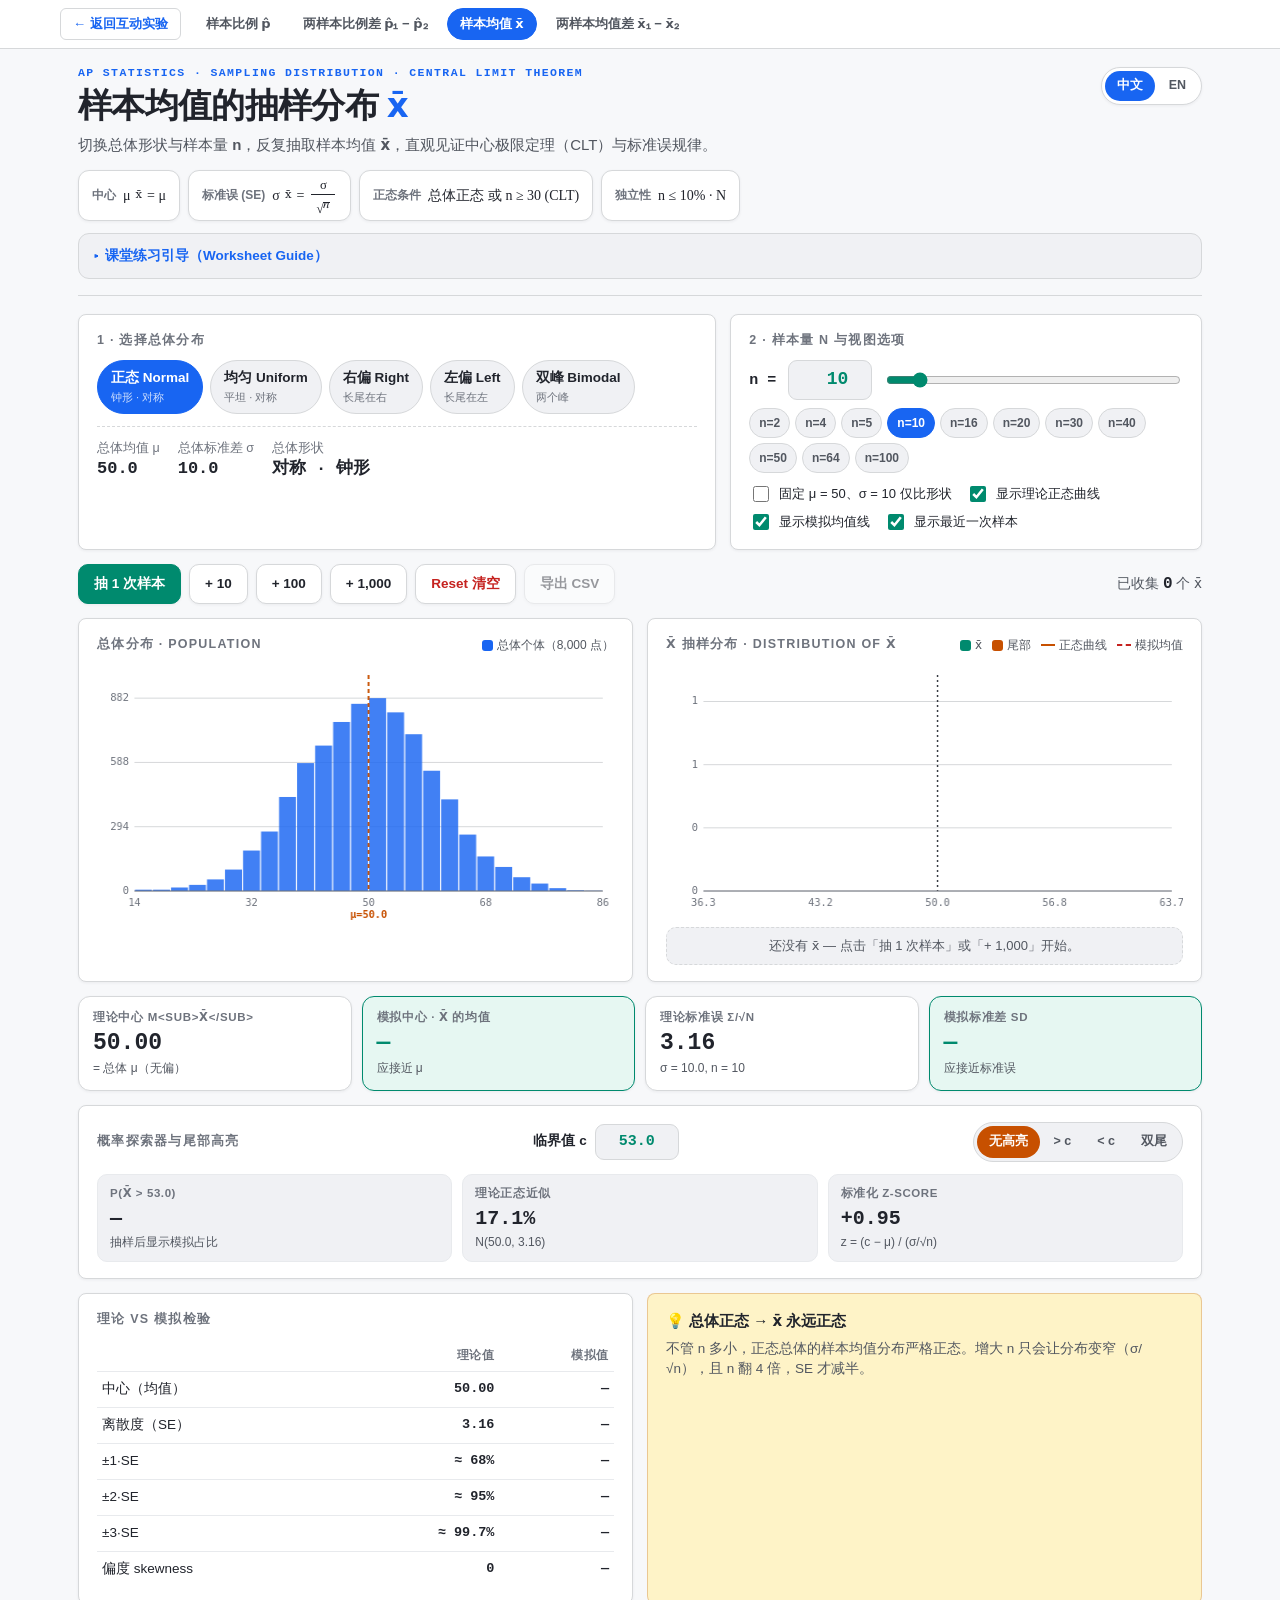
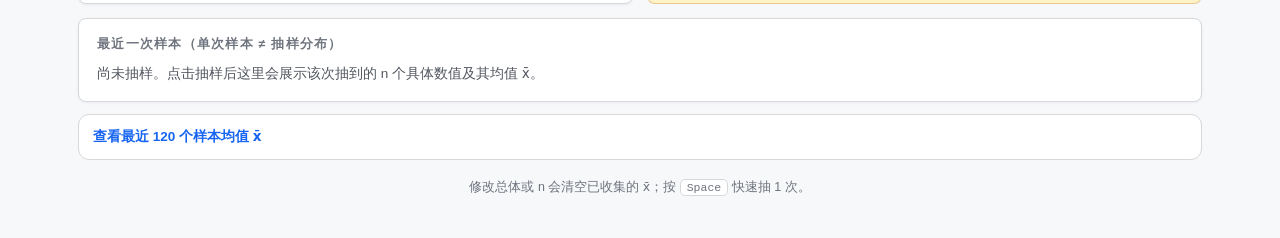
<file: tools/sampling/mean.html>
<!doctype html>
<html lang="zh-CN">
<head>
<meta charset="utf-8">
<meta name="viewport" content="width=device-width, initial-scale=1, viewport-fit=cover">
<meta name="color-scheme" content="light">
<link rel="icon" href="data:,">
<title>样本均值的抽样分布模拟器 · Sampling Distribution of x̄</title>
<script>
try { if (window.self !== window.top) document.documentElement.classList.add('in-embed'); }
catch (e) { document.documentElement.classList.add('in-embed'); }
</script>
<style>
:root{
  --ground:#F7F8FA; --surface:#FFFFFF; --surface-2:#F0F1F4; --line:#D6D8DA; --line-soft:#E8EAED;
  --navy:#1865F2; --navy-2:#1152CC; --navy-soft:#EBF3FF;
  --ink:#21242C; --ink-2:#525760; --ink-3:#6E737D;
  --sage:#008A6E; --sage-soft:#E6F7F2;
  --accent:#C75000; --accent-soft:#FFF3E8;
  --gold:#B45309; --gold-soft:#FEF3C7; --gold-bright:#D97706;
  --danger:#C5221F; --danger-soft:#FEECEB;
  --serif:Georgia,"Times New Roman","Songti SC",serif;
  --sans:"Lato",-apple-system,BlinkMacSystemFont,"SF Pro Text","PingFang SC","Hiragino Sans GB","Segoe UI","Microsoft YaHei",sans-serif;
  --mono:ui-monospace,SFMono-Regular,Menlo,Monaco,Consolas,monospace;
  --shadow-sm:0 1px 3px rgba(33,36,44,.06);
  --r-md:8px; --r-sm:6px;
}
*{box-sizing:border-box}
html{-webkit-text-size-adjust:100%}
body{margin:0;background:var(--ground);color:var(--ink);font:400 15px/1.55 var(--sans);-webkit-font-smoothing:antialiased}
button,input,select{font:inherit;color:inherit}
button,input[type=number],select{min-height:40px}
:focus-visible{outline:2.5px solid var(--navy);outline-offset:2px;border-radius:var(--r-sm)}
.mono{font-family:var(--mono);font-variant-numeric:tabular-nums}

.sim-nav{background:var(--surface);border-bottom:1px solid var(--line);padding:8px 18px}
.sim-nav-inner{max-width:1160px;margin:0 auto;display:flex;flex-wrap:wrap;gap:6px;align-items:center}
.sim-nav a,.sim-nav strong{padding:5px 12px;border-radius:999px;font-size:13px;font-weight:600;text-decoration:none;white-space:nowrap}
.sim-nav a.sim-back{color:var(--navy);border:1px solid var(--line);border-radius:6px;margin-right:6px;font-weight:700}
.sim-nav a.sim-back:hover{background:var(--navy-soft);border-color:var(--navy);color:var(--navy)}
.sim-nav a{color:var(--ink-2);border:1px solid transparent}
.sim-nav a:hover{background:var(--surface-2);border-color:var(--line);color:var(--ink)}
.sim-nav strong{background:var(--navy);color:#fff;border:1px solid var(--navy)}
.in-embed .sim-nav{display:none}

.wrap{max-width:1160px;margin:0 auto;padding:18px 18px 40px}
header.top{padding-bottom:16px;border-bottom:1px solid var(--line);margin-bottom:18px}
.head-row{display:flex;justify-content:space-between;align-items:flex-start;gap:16px;flex-wrap:wrap}
.kicker{font:700 11.5px/1 var(--mono);letter-spacing:.12em;text-transform:uppercase;color:var(--navy);margin:0 0 6px}
h1{font:800 clamp(24px,3.6vw,34px)/1.18 var(--sans);margin:0;letter-spacing:-.02em}
h1 em{font-style:normal;color:var(--navy)}
.sub{margin:8px 0 0;color:var(--ink-2);font-size:15px;max-width:740px}

.lang-switch{display:inline-flex;background:var(--surface);border:1px solid var(--line);border-radius:999px;padding:3px;gap:2px;box-shadow:var(--shadow-sm);flex:none}
.lang-switch button{min-height:30px;padding:0 12px;border:0;border-radius:999px;background:transparent;color:var(--ink-2);font-size:12.5px;font-weight:700;cursor:pointer}
.lang-switch button[aria-pressed="true"]{background:var(--navy);color:#fff}

.formula{display:flex;gap:8px;flex-wrap:wrap;margin-top:14px;align-items:stretch}
.chip{background:var(--surface);border:1px solid var(--line);padding:7px 13px;border-radius:11px;font-family:var(--serif);font-size:14px;display:inline-flex;align-items:center;gap:7px;line-height:1.25;box-shadow:var(--shadow-sm)}
.chip b{color:var(--sage);font-weight:700}
.chip .chip-label{font-family:var(--sans);font-size:12px;font-weight:700;color:var(--ink-3)}
.frac{display:inline-flex;flex-direction:column;vertical-align:middle;text-align:center;line-height:1.12;margin:0 2px;font-size:.92em}
.frac-num{display:block;padding:0 5px 2px;border-bottom:1.5px solid currentColor;white-space:nowrap}
.frac-den{display:block;padding:2px 5px 0;white-space:nowrap}
.eq{display:inline-flex;align-items:center;gap:5px;white-space:nowrap}

.guide-box{margin-top:12px;background:var(--surface-2);border:1px solid var(--line);border-radius:11px;padding:8px 14px;font-size:13.5px}
.guide-box summary{cursor:pointer;font-weight:700;color:var(--navy);list-style:none;display:flex;align-items:center;gap:6px;min-height:28px}
.guide-box summary::-webkit-details-marker{display:none}
.guide-box summary::before{content:"▸";font-size:12px;transition:transform .15s ease}
.guide-box[open] summary::before{transform:rotate(90deg)}
.guide-box p{margin:8px 0 4px;color:var(--ink-2)}

.controls-grid{display:grid;grid-template-columns:1.15fr .85fr;gap:14px}
@media(max-width:860px){.controls-grid{grid-template-columns:1fr}}

.card{background:var(--surface);border:1px solid var(--line);border-radius:var(--r-md);padding:16px 18px;box-shadow:var(--shadow-sm)}
.card h2{font-size:12.5px;letter-spacing:.1em;text-transform:uppercase;margin:0 0 10px;color:var(--ink-3);font-weight:700}

.pills{display:flex;flex-wrap:wrap;gap:7px}
.pill{appearance:none;border:1.5px solid var(--line);background:var(--surface-2);color:var(--ink);padding:7px 13px;border-radius:999px;font-size:13.5px;font-weight:700;cursor:pointer;min-height:42px;text-align:left}
.pill small{display:block;font-weight:500;font-size:11px;color:var(--ink-3)}
.pill[aria-pressed="true"]{background:var(--navy);border-color:var(--navy);color:#fff}
.pill[aria-pressed="true"] small{color:rgba(255,255,255,.78)}

.pop-meta{display:flex;flex-wrap:wrap;gap:18px;margin-top:12px;padding-top:12px;border-top:1px dashed var(--line)}
.pop-meta div{font-size:12.5px;color:var(--ink-3)}
.pop-meta b{display:block;font:800 17px/1.2 var(--mono);color:var(--ink)}

.n-row{display:flex;align-items:center;gap:12px}
.num-input{width:84px;padding:4px 8px;text-align:right;font-family:var(--mono);font-weight:800;font-size:18px;color:var(--sage);background:var(--surface-2);border:1px solid var(--line);border-radius:9px;min-height:40px}
input[type=range]{flex:1;accent-color:var(--sage);height:32px;cursor:pointer}
.n-presets{display:flex;gap:5px;flex-wrap:wrap;margin-top:8px}
.n-presets button{min-height:30px;padding:0 9px;border-radius:999px;border:1px solid var(--line);background:var(--surface-2);font-size:12px;font-weight:700;color:var(--ink-2);cursor:pointer}
.n-presets button.active{background:var(--navy);color:#fff;border-color:var(--navy)}

.toggles{margin-top:10px;display:flex;flex-wrap:wrap;gap:6px 14px;font-size:13px}
.toggles label{display:inline-flex;align-items:center;gap:7px;cursor:pointer}
.toggles input{width:16px;height:16px;accent-color:var(--sage);cursor:pointer}

.action-bar{margin-top:14px;display:flex;flex-wrap:wrap;gap:8px;align-items:center}
.btn{border:1px solid var(--line);background:var(--surface);color:var(--ink);padding:8px 15px;border-radius:10px;cursor:pointer;font-weight:700;font-size:13.5px;box-shadow:var(--shadow-sm)}
.btn:hover{border-color:var(--navy)}
.btn:active{transform:translateY(1px)}
.btn.primary{background:var(--sage);color:#fff;border-color:var(--sage)}
.btn.reset{color:var(--danger)}
.btn:disabled{opacity:.45;cursor:default;transform:none}
.spacer{flex:1}
.rep-badge{font-size:13.5px;color:var(--ink-2)}
.rep-badge b{font-family:var(--mono);font-size:16px;color:var(--ink)}

.charts-grid{display:grid;grid-template-columns:1fr 1fr;gap:14px;margin-top:14px}
@media(max-width:860px){.charts-grid{grid-template-columns:1fr}}
.chart-head{display:flex;justify-content:space-between;align-items:center;flex-wrap:wrap;gap:6px;margin-bottom:6px}
.chart-head h2{margin:0}
.legend{display:flex;gap:10px;font-size:12px;color:var(--ink-2);flex-wrap:wrap}
.legend span{display:inline-flex;align-items:center;gap:4px}
.swatch{display:inline-block;width:11px;height:11px;border-radius:3px}
.swatch-line{display:inline-block;width:14px;height:0;border-top:2.5px solid var(--accent)}
.swatch-dash{display:inline-block;width:14px;height:0;border-top:2px dashed var(--danger)}
canvas{width:100%;height:260px;display:block}
.empty-note{text-align:center;color:var(--ink-2);font-size:13px;padding:8px 10px;background:var(--surface-2);border:1px dashed var(--line);border-radius:10px;margin-top:6px}

.stats{display:grid;grid-template-columns:repeat(4,1fr);gap:10px;margin-top:14px}
@media(max-width:700px){.stats{grid-template-columns:1fr 1fr}}
.stat{background:var(--surface);border:1px solid var(--line);border-radius:12px;padding:12px 14px;box-shadow:var(--shadow-sm)}
.stat .k{font-size:11.5px;letter-spacing:.06em;text-transform:uppercase;color:var(--ink-3);font-weight:700}
.stat .v{font-family:var(--mono);font-size:23px;font-weight:800;line-height:1.2;margin-top:3px}
.stat .s{font-size:12px;color:var(--ink-2);margin-top:2px}
.stat.highlight{border-color:var(--sage);background:var(--sage-soft)}
.stat.highlight .v{color:var(--sage)}

.prob-card{margin-top:14px}
.prob-controls{display:flex;flex-wrap:wrap;gap:10px;align-items:center;justify-content:space-between}
.prob-input-wrap{display:flex;align-items:center;gap:8px}
.prob-input-wrap label{font-size:13.5px;font-weight:700}
.seg{display:inline-flex;background:var(--surface-2);border:1px solid var(--line);border-radius:999px;padding:3px;gap:2px;flex-wrap:wrap}
.seg button{min-height:32px;padding:0 12px;border:0;border-radius:999px;background:transparent;font-size:12.5px;font-weight:700;color:var(--ink-2);cursor:pointer}
.seg button[aria-pressed="true"]{background:var(--accent);color:#fff}
.prob-grid{display:grid;grid-template-columns:repeat(3,1fr);gap:10px;margin-top:12px}
@media(max-width:640px){.prob-grid{grid-template-columns:1fr}}
.pbox{background:var(--surface-2);border:1px solid var(--line-soft);border-radius:10px;padding:10px 12px}
.pbox .pk{font-size:11.5px;font-weight:700;color:var(--ink-3);text-transform:uppercase;letter-spacing:.05em}
.pbox .pv{font:800 20px/1.25 var(--mono);margin-top:3px}
.pbox .ps{font-size:12px;color:var(--ink-2);margin-top:2px}
.prob-warn{margin-top:8px;font-size:12.5px;color:#92400E;background:var(--gold-soft);padding:6px 10px;border-radius:8px}

.sub-grid{display:grid;grid-template-columns:1fr 1fr;gap:14px;margin-top:14px}
@media(max-width:860px){.sub-grid{grid-template-columns:1fr}}

table.check-tbl{width:100%;border-collapse:collapse;font-size:13.5px}
table.check-tbl th,table.check-tbl td{padding:7px 5px;border-bottom:1px solid var(--line-soft);text-align:right}
table.check-tbl th:first-child,table.check-tbl td:first-child{text-align:left}
table.check-tbl th{font-size:11.5px;color:var(--ink-3);text-transform:uppercase;letter-spacing:.05em}
table.check-tbl td.mono{font-family:var(--mono);font-weight:600}
table.check-tbl tr:last-child td{border-bottom:none}

.insight{background:var(--gold-soft);border:1px solid rgba(180,83,9,.28);border-radius:var(--r-md);padding:15px 18px}
.insight h3{margin:0 0 6px;font-size:15px;color:var(--ink)}
.insight p{margin:0;font-size:13.5px;color:var(--ink-2);line-height:1.55}

.dots{display:flex;flex-wrap:wrap;gap:5px;margin:8px 0}
.dot{background:var(--surface-2);border:1px solid var(--line);border-radius:7px;padding:3px 8px;font:600 12.5px/1.3 var(--mono)}
.dot.mean-dot{background:var(--sage);color:#fff;border-color:var(--sage)}

details.extra{margin-top:12px;background:var(--surface);border:1px solid var(--line);border-radius:11px;padding:8px 14px}
details.extra summary{cursor:pointer;font-weight:700;font-size:13.5px;color:var(--navy);min-height:28px;display:flex;align-items:center}
.recent{font:12.5px/1.8 var(--mono);color:var(--ink-2);word-break:break-all;margin:6px 0}

footer{margin-top:18px;font-size:12.5px;color:var(--ink-3);text-align:center}
.kbd{font-family:var(--mono);font-size:11.5px;background:var(--surface);border:1px solid var(--line);border-radius:5px;padding:1px 6px}
</style>
</head>
<body>
<nav class="sim-nav" aria-label="选择模拟器">
  <div class="sim-nav-inner">
    <a class="sim-back" href="../../index.html">← 返回互动实验</a>
    <a href="proportion.html" data-i18n="nav_p">样本比例 p̂</a>
    <a href="proportion-difference.html" data-i18n="nav_pd">两样本比例差 p̂₁ − p̂₂</a>
    <strong aria-current="page" data-i18n="nav_m">样本均值 x̄</strong>
    <a href="mean-difference.html" data-i18n="nav_md">两样本均值差 x̄₁ − x̄₂</a>
  </div>
</nav>

<div class="wrap">
  <header class="top">
    <div class="head-row">
      <div>
        <p class="kicker">AP Statistics · Sampling Distribution · Central Limit Theorem</p>
        <h1 data-i18n-html="h1">样本均值的抽样分布 <em>x̄</em></h1>
        <p class="sub" data-i18n-html="sub">切换总体形状与样本量 <b>n</b>，反复抽取样本均值 <b>x̄</b>，直观见证中心极限定理（CLT）与标准误规律。</p>
      </div>
      <div class="lang-switch" role="group" aria-label="Language toggle">
        <button type="button" id="langZh" aria-pressed="true">中文</button>
        <button type="button" id="langEn" aria-pressed="false">EN</button>
      </div>
    </div>

    <div class="formula">
      <span class="chip"><span class="chip-label" data-i18n="f_mean">中心</span><span class="eq">μ<sub>x̄</sub> = μ</span></span>
      <span class="chip"><span class="chip-label" data-i18n="f_sd">标准误 (SE)</span><span class="eq">σ<sub>x̄</sub> = <span class="frac"><span class="frac-num">σ</span><span class="frac-den"><math><msqrt><mi>n</mi></msqrt></math></span></span></span></span>
      <span class="chip"><span class="chip-label" data-i18n="f_shape">正态条件</span><span class="eq" data-i18n="f_shape_v">总体正态 或 n ≥ 30 (CLT)</span></span>
      <span class="chip"><span class="chip-label" data-i18n="f_ind">独立性</span><span class="eq">n ≤ 10% · N</span></span>
    </div>

    <details class="guide-box">
      <summary data-i18n="guide_title">课堂练习引导（Worksheet Guide）</summary>
      <p data-i18n="guide_body">第 3 页 A：选「右偏」总体，依次用 n = 4、16、64，每次抽 1,000 次，记录模拟均值和模拟 SD。第 4 页 B：勾选「比较形状时固定 μ = 50、σ = 10」，切换不同总体比较抽样分布形态。</p>
    </details>
  </header>

  <div class="controls-grid">
    <section class="card" aria-label="选择总体">
      <h2 data-i18n="sec_pop">1 · 选择总体分布</h2>
      <div class="pills" id="popPills" role="group" aria-label="总体形状">
        <button type="button" class="pill" data-pop="normal" aria-pressed="true"><span data-i18n="p_norm">正态 Normal</span><small data-i18n="p_norm_s">钟形 · 对称</small></button>
        <button type="button" class="pill" data-pop="uniform"><span data-i18n="p_unif">均匀 Uniform</span><small data-i18n="p_unif_s">平坦 · 对称</small></button>
        <button type="button" class="pill" data-pop="right"><span data-i18n="p_right">右偏 Right</span><small data-i18n="p_right_s">长尾在右</small></button>
        <button type="button" class="pill" data-pop="left"><span data-i18n="p_left">左偏 Left</span><small data-i18n="p_left_s">长尾在左</small></button>
        <button type="button" class="pill" data-pop="bimodal"><span data-i18n="p_bi">双峰 Bimodal</span><small data-i18n="p_bi_s">两个峰</small></button>
      </div>
      <div class="pop-meta">
        <div><span data-i18n="pm_mu">总体均值 μ</span><b id="popMu">50.0</b></div>
        <div><span data-i18n="pm_sd">总体标准差 σ</span><b id="popSigma">10.0</b></div>
        <div><span data-i18n="pm_sh">总体形状</span><b id="popShape">对称</b></div>
      </div>
    </section>

    <section class="card" aria-label="样本量">
      <h2 data-i18n="sec_n">2 · 样本量 n 与视图选项</h2>
      <div class="n-row">
        <span class="mono" style="font-weight:700">n =</span>
        <input type="number" class="num-input" id="nNum" min="1" max="200" step="1" value="10" aria-label="样本量 n">
        <input type="range" id="nSlider" min="1" max="100" step="1" value="10" aria-label="样本量滑块">
      </div>
      <div class="n-presets" id="nPresets"></div>
      <div class="toggles">
        <label><input type="checkbox" id="fixedMoments"><span data-i18n="tog_fix">固定 μ = 50、σ = 10 仅比形状</span></label>
        <label><input type="checkbox" id="chkCurve" checked><span data-i18n="tog_curve">显示理论正态曲线</span></label>
        <label><input type="checkbox" id="chkMean" checked><span data-i18n="tog_mean">显示模拟均值线</span></label>
        <label><input type="checkbox" id="chkLast" checked><span data-i18n="tog_last">显示最近一次样本</span></label>
      </div>
    </section>
  </div>

  <div class="action-bar" role="group" aria-label="抽样控制">
    <button type="button" class="btn primary" id="draw1" data-i18n="btn_1">抽 1 次样本</button>
    <button type="button" class="btn" id="draw10">+ 10</button>
    <button type="button" class="btn" id="draw100">+ 100</button>
    <button type="button" class="btn" id="draw1000">+ 1,000</button>
    <button type="button" class="btn reset" id="resetBtn" data-i18n="btn_reset">Reset 清空</button>
    <button type="button" class="btn" id="csvBtn" disabled data-i18n="btn_csv">导出 CSV</button>
    <div class="spacer"></div>
    <span class="rep-badge"><span data-i18n="rep_pre">已收集</span> <b id="repCount">0</b> <span data-i18n="rep_suf">个 x̄</span></span>
  </div>

  <div class="charts-grid">
    <section class="card">
      <div class="chart-head">
        <h2 data-i18n="pop_chart_t">总体分布 · POPULATION</h2>
        <div class="legend"><span><i class="swatch" style="background:var(--navy)"></i><span data-i18n="leg_pop">总体个体</span></span></div>
      </div>
      <canvas id="popChart" width="520" height="260"></canvas>
    </section>

    <section class="card">
      <div class="chart-head">
        <h2 data-i18n="samp_chart_t">x̄ 抽样分布 · DISTRIBUTION OF x̄</h2>
        <div class="legend">
          <span><i class="swatch" style="background:var(--sage)"></i><span>x̄</span></span>
          <span><i class="swatch" style="background:var(--accent)"></i><span data-i18n="leg_tail">尾部</span></span>
          <span><i class="swatch-line"></i><span data-i18n="leg_curve">正态曲线</span></span>
          <span><i class="swatch-dash"></i><span data-i18n="leg_mean">模拟均值</span></span>
        </div>
      </div>
      <canvas id="sampChart" width="520" height="260"></canvas>
      <div class="empty-note" id="emptyNote"></div>
    </section>
  </div>

  <div class="stats">
    <div class="stat"><div class="k" data-i18n="st_thmu">理论中心 μ<sub>x̄</sub></div><div class="v" id="thMu">50.00</div><div class="s" data-i18n="st_thmu_s">= 总体 μ（无偏）</div></div>
    <div class="stat highlight"><div class="k" data-i18n="st_smu">模拟中心 · x̄ 的均值</div><div class="v" id="simMu">—</div><div class="s" id="simMuD">—</div></div>
    <div class="stat"><div class="k" data-i18n="st_thse">理论标准误 σ/√n</div><div class="v" id="thSE">3.16</div><div class="s" id="thSED">—</div></div>
    <div class="stat highlight"><div class="k" data-i18n="st_ssd">模拟标准差 SD</div><div class="v" id="simSD">—</div><div class="s" id="simSDD">—</div></div>
  </div>

  <section class="card prob-card">
    <div class="prob-controls">
      <h2 style="margin:0" data-i18n="prob_title">概率探索器与尾部高亮</h2>
      <div class="prob-input-wrap">
        <label for="cutoff" data-i18n="prob_cut">临界值 c</label>
        <input type="number" class="num-input" id="cutoff" step="0.5" value="53" style="font-size:15px;min-height:36px">
      </div>
      <div class="seg" role="group" aria-label="尾部高亮模式">
        <button type="button" data-tail="none" aria-pressed="true" data-i18n="tail_none">无高亮</button>
        <button type="button" data-tail="gt" aria-pressed="false">&gt; c</button>
        <button type="button" data-tail="lt" aria-pressed="false">&lt; c</button>
        <button type="button" data-tail="two" aria-pressed="false" data-i18n="tail_two">双尾</button>
      </div>
    </div>
    <div class="prob-grid">
      <div class="pbox"><div class="pk" id="pEmpLbl">P(x̄ &gt; 53.0)</div><div class="pv" id="pEmpVal">—</div><div class="ps" id="pEmpSub">—</div></div>
      <div class="pbox"><div class="pk" data-i18n="prob_model">理论正态近似</div><div class="pv" id="pTheoVal">—</div><div class="ps" id="pTheoSub">—</div></div>
      <div class="pbox"><div class="pk" data-i18n="prob_z">标准化 z-score</div><div class="pv" id="pZVal">—</div><div class="ps">z = (c − μ) / (σ/√n)</div></div>
    </div>
    <div class="prob-warn" id="probWarn" hidden data-i18n="prob_warn">⚠ 当前总体非正态且 n &lt; 30，理论正态模型仅作参考。</div>
  </section>

  <div class="sub-grid">
    <section class="card">
      <h2 data-i18n="sec_check">理论 vs 模拟检验</h2>
      <table class="check-tbl">
        <thead><tr><th></th><th data-i18n="tbl_th">理论值</th><th data-i18n="tbl_sim">模拟值</th></tr></thead>
        <tbody>
          <tr><td data-i18n="row_mean">中心（均值）</td><td class="mono" id="tMu">—</td><td class="mono" id="sMu">—</td></tr>
          <tr><td data-i18n="row_sd">离散度（SE）</td><td class="mono" id="tSD">—</td><td class="mono" id="sSD">—</td></tr>
          <tr><td>±1·SE</td><td class="mono">≈ 68%</td><td class="mono" id="sW1">—</td></tr>
          <tr><td>±2·SE</td><td class="mono">≈ 95%</td><td class="mono" id="sW2">—</td></tr>
          <tr><td>±3·SE</td><td class="mono">≈ 99.7%</td><td class="mono" id="sW3">—</td></tr>
          <tr><td data-i18n="row_skew">偏度 skewness</td><td class="mono">0</td><td class="mono" id="sSkew">—</td></tr>
        </tbody>
      </table>
    </section>

    <section class="insight" aria-live="polite">
      <h3 id="insightTitle"></h3>
      <p id="insightText"></p>
    </section>
  </div>

  <section class="card" id="lastSection" style="margin-top:14px">
    <h2 data-i18n="sec_last">最近一次样本（单次样本 ≠ 抽样分布）</h2>
    <div id="lastBody"></div>
  </section>

  <details class="extra">
    <summary data-i18n="recent_title">查看最近 120 个样本均值 x̄</summary>
    <p class="recent" id="recentList">—</p>
  </details>

  <footer>
    <span data-i18n="foot">修改总体或 n 会清空已收集的 x̄；按</span> <span class="kbd">Space</span> <span data-i18n="foot2">快速抽 1 次。</span>
  </footer>
</div>

<script>
(function(){
  "use strict";
  var $ = function(id){ return document.getElementById(id); };
  var N_STEPS = [2,4,5,10,16,20,30,40,50,64,100];
  var state = { pop:"normal", n:10, fixed:false, means:[], lastSample:null, lastMean:null, popVals:[], tail:"none", lang:"zh", cutoffTouched:false };

  function randNormal(mu, sig){
    var u=0,v=0; while(u===0) u=Math.random(); while(v===0) v=Math.random();
    return mu + sig * Math.sqrt(-2*Math.log(u)) * Math.cos(2*Math.PI*v);
  }
  function randExp(mean){ return -mean * Math.log(1 - Math.random()); }

  var POPS = {
    normal:  { mu:50, sigma:10, zh:"对称 · 钟形", en:"Symmetric · Bell", gen:function(){ return randNormal(50,10); } },
    uniform: { mu:50, sigma:100/Math.sqrt(12), zh:"平坦 · 对称", en:"Flat · Symmetric", gen:function(){ return Math.random()*100; } },
    right:   { mu:30, sigma:30, zh:"右偏 · 长尾在右", en:"Skewed Right", gen:function(){ return randExp(30); } },
    left:    { mu:70, sigma:30, zh:"左偏 · 长尾在左", en:"Skewed Left", gen:function(){ return 100 - randExp(30); } },
    bimodal: { mu:50, sigma:Math.sqrt(548), zh:"双峰 · 对称", en:"Bimodal · Symmetric", gen:function(){ return Math.random()<0.5 ? randNormal(28,8) : randNormal(72,8); } }
  };

  var I18N = {
    zh:{
      nav_p:"样本比例 p̂", nav_pd:"两样本比例差 p̂₁ − p̂₂", nav_m:"样本均值 x̄", nav_md:"两样本均值差 x̄₁ − x̄₂",
      h1:"样本均值的抽样分布 <em>x̄</em>",
      sub:"切换总体形状与样本量 <b>n</b>，反复抽取样本均值 <b>x̄</b>，直观见证中心极限定理（CLT）与标准误规律。",
      f_mean:"中心", f_sd:"标准误 (SE)", f_shape:"正态条件", f_shape_v:"总体正态 或 n ≥ 30 (CLT)", f_ind:"独立性",
      guide_title:"课堂练习引导（Worksheet Guide）",
      guide_body:"第 3 页 A：选「右偏」总体，依次用 n = 4、16、64，每次抽 1,000 次，记录模拟均值和模拟 SD。第 4 页 B：勾选「固定 μ = 50、σ = 10 仅比形状」，切换不同总体比较抽样分布形态。",
      sec_pop:"1 · 选择总体分布", p_norm:"正态 Normal", p_norm_s:"钟形 · 对称", p_unif:"均匀 Uniform", p_unif_s:"平坦 · 对称",
      p_right:"右偏 Right", p_right_s:"长尾在右", p_left:"左偏 Left", p_left_s:"长尾在左", p_bi:"双峰 Bimodal", p_bi_s:"两个峰",
      pm_mu:"总体均值 μ", pm_sd:"总体标准差 σ", pm_sh:"总体形状",
      sec_n:"2 · 样本量 n 与视图选项",
      tog_fix:"固定 μ = 50、σ = 10 仅比形状", tog_curve:"显示理论正态曲线", tog_mean:"显示模拟均值线", tog_last:"显示最近一次样本",
      btn_1:"抽 1 次样本", btn_reset:"Reset 清空", btn_csv:"导出 CSV", rep_pre:"已收集", rep_suf:"个 x̄",
      pop_chart_t:"总体分布 · POPULATION", leg_pop:"总体个体（8,000 点）",
      samp_chart_t:"x̄ 抽样分布 · DISTRIBUTION OF x̄", leg_tail:"尾部", leg_curve:"正态曲线", leg_mean:"模拟均值",
      st_thmu:"理论中心 μ<sub>x̄</sub>", st_thmu_s:"= 总体 μ（无偏）", st_smu:"模拟中心 · x̄ 的均值", st_thse:"理论标准误 σ/√n", st_ssd:"模拟标准差 SD",
      prob_title:"概率探索器与尾部高亮", prob_cut:"临界值 c", tail_none:"无高亮", tail_two:"双尾",
      prob_model:"理论正态近似", prob_z:"标准化 z-score",
      prob_warn:"⚠ 当前总体非正态且 n < 30，理论正态模型仅作参考。",
      sec_check:"理论 vs 模拟检验", tbl_th:"理论值", tbl_sim:"模拟值", row_mean:"中心（均值）", row_sd:"离散度（SE）", row_skew:"偏度 skewness",
      sec_last:"最近一次样本（单次样本 ≠ 抽样分布）", recent_title:"查看最近 120 个样本均值 x̄",
      foot:"修改总体或 n 会清空已收集的 x̄；按", foot2:"快速抽 1 次。",
      empty:"还没有 x̄ — 点击「抽 1 次样本」或「+ 1,000」开始。",
      last_empty:"尚未抽样。点击抽样后这里会展示该次抽到的 n 个具体数值及其均值 x̄。"
    },
    en:{
      nav_p:"Sample Proportion p̂", nav_pd:"Diff of Proportions p̂₁ − p̂₂", nav_m:"Sample Mean x̄", nav_md:"Diff of Means x̄₁ − x̄₂",
      h1:"Sampling Distribution of <em>x̄</em>",
      sub:"Pick a population shape and sample size <b>n</b>, draw repeated sample means <b>x̄</b>, and watch the Central Limit Theorem unfold.",
      f_mean:"Center", f_sd:"Spread (SE)", f_shape:"Shape ≈ Normal", f_shape_v:"Normal pop OR n ≥ 30 (CLT)", f_ind:"Independence",
      guide_title:"Classroom Worksheet Guide",
      guide_body:"Page 3 A: Choose Right-skewed population and run n = 4, 16, 64 (1,000 draws each) to record mean & SD. Page 4 B: Check 'Fix μ = 50, σ = 10' to compare shapes cleanly.",
      sec_pop:"1 · Population Distribution", p_norm:"Normal", p_norm_s:"Bell-shaped", p_unif:"Uniform", p_unif_s:"Flat · Symmetric",
      p_right:"Right-skewed", p_right_s:"Long right tail", p_left:"Left-skewed", p_left_s:"Long left tail", p_bi:"Bimodal", p_bi_s:"Two peaks",
      pm_mu:"Population μ", pm_sd:"Population σ", pm_sh:"Shape",
      sec_n:"2 · Sample Size n & Options",
      tog_fix:"Fix μ = 50, σ = 10 (shape only)", tog_curve:"Show Normal curve", tog_mean:"Show simulated mean", tog_last:"Show last sample",
      btn_1:"Draw 1 Sample", btn_reset:"Reset", btn_csv:"Download CSV", rep_pre:"Collected", rep_suf:"x̄ values",
      pop_chart_t:"Population Distribution", leg_pop:"Population (8,000 draws)",
      samp_chart_t:"Sampling Distribution of x̄", leg_tail:"Shaded tail", leg_curve:"Normal curve", leg_mean:"Simulated mean",
      st_thmu:"Theoretical Center μ<sub>x̄</sub>", st_thmu_s:"= Population μ (unbiased)", st_smu:"Simulated Mean of x̄", st_thse:"Theoretical SE σ/√n", st_ssd:"Simulated SD of x̄",
      prob_title:"Probability Explorer & Tail Shading", prob_cut:"Cutoff c", tail_none:"None", tail_two:"Two-tail",
      prob_model:"Normal Model", prob_z:"z-score",
      prob_warn:"⚠ Population is non-Normal and n < 30; the Normal approximation may be skewed.",
      sec_check:"Theory vs. Simulation", tbl_th:"Theory", tbl_sim:"Simulated", row_mean:"Center (Mean)", row_sd:"Spread (SE)", row_skew:"Skewness",
      sec_last:"Most Recent Sample (One sample ≠ Sampling distribution)", recent_title:"View Last 120 Sample Means (x̄)",
      foot:"Changing population or n clears collected x̄ values; press", foot2:"to draw 1.",
      empty:"No x̄ values yet — click Draw 1 Sample or + 1,000 to begin.",
      last_empty:"No draws yet. Each draw displays the n sampled observations and their mean x̄."
    }
  };

  function t(k){ return (I18N[state.lang] && I18N[state.lang][k]) || I18N.zh[k] || k; }
  function clamp(v,lo,hi){ return Math.min(hi, Math.max(lo, v)); }
  function fmt(x,d){ return (x===null||x===undefined||isNaN(x)) ? "—" : Number(x).toFixed(d===undefined?2:d); }
  function cssVar(name){ return getComputedStyle(document.documentElement).getPropertyValue(name).trim(); }
  function arrMinMax(arr){
    if(!arr.length) return [0,0];
    var mn=arr[0], mx=arr[0];
    for(var i=1;i<arr.length;i++){ if(arr[i]<mn) mn=arr[i]; if(arr[i]>mx) mx=arr[i]; }
    return [mn,mx];
  }
  function normalPDF(x,mu,sd){ var z=(x-mu)/sd; return Math.exp(-0.5*z*z)/(sd*Math.sqrt(2*Math.PI)); }
  function normalCDF(z){
    var a=Math.abs(z), p=1/(1+0.2316419*a);
    var poly=p*(0.319381530+p*(-0.356563782+p*(1.781477937+p*(-1.821255978+p*1.330274429))));
    var c=1-Math.exp(-0.5*a*a)/Math.sqrt(2*Math.PI)*poly;
    return z>=0 ? c : 1-c;
  }

  function pop(){
    var base = POPS[state.pop];
    if(!state.fixed) return base;
    return { mu:50, sigma:10, zh:base.zh, en:base.en, gen:function(){ return 50 + 10*(base.gen()-base.mu)/base.sigma; } };
  }
  function SE(){ return pop().sigma / Math.sqrt(state.n); }
  function inTail(val, c, mode, mu){
    if(mode==="gt") return val > c;
    if(mode==="lt") return val < c;
    if(mode==="two") return Math.abs(val-mu) >= Math.abs(c-mu) - 1e-12;
    return false;
  }

  function genPopVals(){
    var p = pop(), arr = [];
    for(var i=0;i<8000;i++) arr.push(p.gen());
    state.popVals = arr;
  }

  function popDisplayBounds(p){
    if(state.pop === "right") return [p.mu - 1.3 * p.sigma, p.mu + 4.8 * p.sigma];
    if(state.pop === "left")  return [p.mu - 4.8 * p.sigma, p.mu + 1.3 * p.sigma];
    if(state.pop === "uniform"){ var half = p.sigma * Math.sqrt(3); return [p.mu - half*1.12, p.mu + half*1.12]; }
    return [p.mu - 3.6 * p.sigma, p.mu + 3.6 * p.sigma];
  }

  function applyLang(){
    document.documentElement.lang = state.lang === "zh" ? "zh-CN" : "en";
    $("langZh").setAttribute("aria-pressed", String(state.lang==="zh"));
    $("langEn").setAttribute("aria-pressed", String(state.lang==="en"));
    document.querySelectorAll("[data-i18n]").forEach(function(el){ el.textContent = t(el.dataset.i18n); });
    document.querySelectorAll("[data-i18n-html]").forEach(function(el){ el.innerHTML = t(el.dataset.i18nHtml); });
    render();
  }

  function drawPopChart(){
    var cv = $("popChart"), wrap = cv.parentElement;
    var W = wrap.clientWidth, H = cv.clientHeight || 260, dpr = window.devicePixelRatio || 1;
    cv.width = Math.round(W * dpr); cv.height = Math.round(H * dpr);
    var ctx = cv.getContext("2d"); ctx.setTransform(dpr,0,0,dpr,0,0); ctx.clearRect(0,0,W,H);

    var p = pop(), bnds = popDisplayBounds(p), lo = bnds[0], hi = bnds[1];
    var bins = 26, bw = (hi - lo) / bins, counts = new Array(bins).fill(0);
    // Skip extreme outliers outside display bounds so edge bins never show artificial spikes
    for(var i=0;i<state.popVals.length;i++){
      var idx = Math.floor((state.popVals[i] - lo) / bw);
      if(idx >= 0 && idx < bins) counts[idx]++;
    }
    var maxC = 1; for(i=0;i<bins;i++) if(counts[i]>maxC) maxC=counts[i];
    var yMax = maxC * 1.12;
    var padL = 40, padR = 12, padT = 14, padB = 30, cw = W - padL - padR, ch = H - padT - padB;
    function X(v){ return padL + (v - lo) / (hi - lo) * cw; }
    function Y(c){ return padT + ch - (c / yMax) * ch; }

    var navy = cssVar("--navy"), muted = cssVar("--ink-3"), line = cssVar("--line"), accent = cssVar("--accent");
    ctx.font = "11px ui-monospace, Menlo, monospace"; ctx.lineWidth = 1;
    for(var s=0;s<=3;s++){
      var cval = (yMax / 1.12) * s / 3, yy = Y(cval);
      ctx.strokeStyle = line; ctx.beginPath(); ctx.moveTo(padL,yy); ctx.lineTo(W-padR,yy); ctx.stroke();
      ctx.fillStyle = muted; ctx.textAlign = "right"; ctx.textBaseline = "middle";
      ctx.fillText(Math.round(cval).toString(), padL-6, yy);
    }

    ctx.fillStyle = navy; ctx.globalAlpha = 0.82;
    for(var b=0;b<bins;b++){
      if(!counts[b]) continue;
      var x0 = X(lo + b*bw) + 0.6, x1 = X(lo + (b+1)*bw) - 0.6;
      ctx.fillRect(x0, Y(counts[b]), Math.max(2, x1 - x0), (counts[b]/yMax)*ch);
    }
    ctx.globalAlpha = 1;

    var mx = X(p.mu);
    ctx.strokeStyle = accent; ctx.lineWidth = 2; ctx.setLineDash([4,3]);
    ctx.beginPath(); ctx.moveTo(mx, padT); ctx.lineTo(mx, Y(0)); ctx.stroke(); ctx.setLineDash([]);

    ctx.strokeStyle = muted; ctx.lineWidth = 1;
    ctx.beginPath(); ctx.moveTo(padL, Y(0)); ctx.lineTo(W-padR, Y(0)); ctx.stroke();
    ctx.fillStyle = muted; ctx.textAlign = "center"; ctx.textBaseline = "top";
    for(var tk=0;tk<=4;tk++){
      var tv = lo + (hi - lo) * tk / 4;
      ctx.fillText(tv.toFixed(0), X(tv), Y(0)+7);
    }
    ctx.fillStyle = accent; ctx.font = "700 11px ui-monospace, Menlo, monospace";
    ctx.fillText("μ=" + p.mu.toFixed(1), clamp(mx, padL+24, W-padR-24), Y(0)+19);
  }

  function drawSampChart(){
    var cv = $("sampChart"), wrap = cv.parentElement;
    var W = wrap.clientWidth, H = cv.clientHeight || 260, dpr = window.devicePixelRatio || 1;
    cv.width = Math.round(W * dpr); cv.height = Math.round(H * dpr);
    var ctx = cv.getContext("2d"); ctx.setTransform(dpr,0,0,dpr,0,0); ctx.clearRect(0,0,W,H);

    var p = pop(), se = SE(), means = state.means, N = means.length;
    var mm = arrMinMax(means);
    var lo = p.mu - 4 * se, hi = p.mu + 4 * se;
    if(N > 0){ lo = Math.min(lo, mm[0]); hi = Math.max(hi, mm[1]); }
    var span = hi - lo || 1; lo -= span * 0.04; hi += span * 0.04;

    var bins = 24, bw = (hi - lo) / bins, counts = new Array(bins).fill(0);
    for(var i=0;i<N;i++){
      var idx = Math.floor((means[i] - lo) / bw);
      if(idx < 0) idx = 0; if(idx >= bins) idx = bins - 1;
      counts[idx]++;
    }
    var maxC = 1; for(i=0;i<bins;i++) if(counts[i]>maxC) maxC=counts[i];
    var showCurve = $("chkCurve").checked;
    if(showCurve && N > 0 && se > 0){
      var peak = N * bw * normalPDF(p.mu, p.mu, se);
      if(peak > maxC) maxC = peak;
    }
    var yMax = maxC * 1.14;

    var padL = 40, padR = 12, padT = 14, padB = 30, cw = W - padL - padR, ch = H - padT - padB;
    function X(v){ return padL + (v - lo) / (hi - lo) * cw; }
    function Y(c){ return padT + ch - (c / yMax) * ch; }

    var ink = cssVar("--ink"), muted = cssVar("--ink-3"), line = cssVar("--line"),
        sage = cssVar("--sage"), accent = cssVar("--accent"), danger = cssVar("--danger");

    ctx.font = "11px ui-monospace, Menlo, monospace"; ctx.lineWidth = 1;
    for(var s=0;s<=3;s++){
      var cval = (yMax / 1.14) * s / 3, yy = Y(cval);
      ctx.strokeStyle = line; ctx.beginPath(); ctx.moveTo(padL,yy); ctx.lineTo(W-padR,yy); ctx.stroke();
      ctx.fillStyle = muted; ctx.textAlign = "right"; ctx.textBaseline = "middle";
      ctx.fillText(Math.round(cval).toString(), padL-6, yy);
    }

    var cCut = parseFloat($("cutoff").value), tailMode = state.tail;
    for(var b=0;b<bins;b++){
      if(!counts[b]) continue;
      var xL = lo + b * bw, xR = lo + (b + 1) * bw, midB = (xL + xR) / 2;
      var shaded = !isNaN(cCut) && inTail(midB, cCut, tailMode, p.mu);
      ctx.fillStyle = shaded ? accent : sage;
      ctx.globalAlpha = shaded ? 0.92 : (tailMode === "none" ? 0.84 : 0.42);
      var px0 = X(xL) + 0.6, px1 = X(xR) - 0.6;
      ctx.fillRect(px0, Y(counts[b]), Math.max(2, px1 - px0), (counts[b]/yMax)*ch);
    }
    ctx.globalAlpha = 1;

    if(showCurve && N > 0 && se > 0){
      if(tailMode !== "none" && !isNaN(cCut)){
        ctx.fillStyle = accent; ctx.globalAlpha = 0.22;
        var shadeInt = function(a, bnd){
          if(bnd <= a) return;
          ctx.beginPath(); ctx.moveTo(X(a), Y(0));
          for(var j=0;j<=80;j++){
            var xv = a + (bnd - a) * j / 80;
            ctx.lineTo(X(xv), Y(N * bw * normalPDF(xv, p.mu, se)));
          }
          ctx.lineTo(X(bnd), Y(0)); ctx.closePath(); ctx.fill();
        };
        if(tailMode === "gt" && cCut < hi) shadeInt(Math.max(lo, cCut), hi);
        if(tailMode === "lt" && cCut > lo) shadeInt(lo, Math.min(hi, cCut));
        if(tailMode === "two"){
          var dCut = Math.abs(cCut - p.mu);
          if(p.mu - dCut > lo) shadeInt(lo, Math.min(hi, p.mu - dCut));
          if(p.mu + dCut < hi) shadeInt(Math.max(lo, p.mu + dCut), hi);
        }
        ctx.globalAlpha = 1;
      }
      ctx.beginPath(); ctx.strokeStyle = accent; ctx.lineWidth = 2.4;
      for(var px=0;px<=140;px++){
        var xv2 = lo + (hi - lo) * px / 140;
        var yv2 = Y(N * bw * normalPDF(xv2, p.mu, se));
        if(px===0) ctx.moveTo(X(xv2), yv2); else ctx.lineTo(X(xv2), yv2);
      }
      ctx.stroke();
    }

    if(tailMode !== "none" && !isNaN(cCut) && cCut >= lo && cCut <= hi){
      ctx.strokeStyle = accent; ctx.lineWidth = 1.8; ctx.setLineDash([4,3]);
      ctx.beginPath(); ctx.moveTo(X(cCut), padT); ctx.lineTo(X(cCut), Y(0)); ctx.stroke(); ctx.setLineDash([]);
      ctx.fillStyle = accent; ctx.font = "700 11px ui-monospace, Menlo, monospace";
      ctx.textAlign = cCut > (lo+hi)/2 ? "right" : "left"; ctx.textBaseline = "top";
      ctx.fillText("c=" + cCut.toFixed(1), X(cCut) + (cCut > (lo+hi)/2 ? -5 : 5), padT+2);
    }

    if($("chkMean").checked && N > 0){
      var sm = 0; for(i=0;i<N;i++) sm += means[i]; sm /= N;
      var mx = X(sm);
      ctx.strokeStyle = danger; ctx.lineWidth = 2; ctx.setLineDash([6,4]);
      ctx.beginPath(); ctx.moveTo(mx, padT); ctx.lineTo(mx, Y(0)); ctx.stroke(); ctx.setLineDash([]);
      ctx.fillStyle = danger; ctx.font = "700 11px ui-monospace, Menlo, monospace";
      ctx.textAlign = sm > (lo+hi)/2 ? "right" : "left"; ctx.textBaseline = "top";
      ctx.fillText((state.lang==="zh"?"均值=":"mean=")+fmt(sm), mx+(sm>(lo+hi)/2?-5:5), padT+15);
    }

    ctx.strokeStyle = ink; ctx.lineWidth = 1.4; ctx.setLineDash([2,3]);
    ctx.beginPath(); ctx.moveTo(X(p.mu), padT); ctx.lineTo(X(p.mu), Y(0)); ctx.stroke(); ctx.setLineDash([]);

    ctx.strokeStyle = muted; ctx.lineWidth = 1;
    ctx.beginPath(); ctx.moveTo(padL, Y(0)); ctx.lineTo(W-padR, Y(0)); ctx.stroke();
    ctx.fillStyle = muted; ctx.font = "11px ui-monospace, Menlo, monospace"; ctx.textAlign = "center"; ctx.textBaseline = "top";
    for(var tk=0;tk<=4;tk++){
      var tv = lo + (hi - lo) * tk / 4;
      ctx.fillText(tv.toFixed(1), X(tv), Y(0)+7);
    }
  }

  function updateProb(){
    var c = parseFloat($("cutoff").value);
    if(isNaN(c)) return;
    var p = pop(), se = SE(), z = se > 0 ? (c - p.mu) / se : 0;
    var mode = state.tail, N = state.means.length;

    $("pEmpLbl").textContent = mode === "lt" ? "P(x̄ < " + c.toFixed(1) + ")"
      : mode === "two" ? "P(|x̄ − μ| ≥ " + Math.abs(c - p.mu).toFixed(1) + ")"
      : "P(x̄ > " + c.toFixed(1) + ")";

    var theoP = mode === "lt" ? normalCDF(z)
              : mode === "two" ? 2 * (1 - normalCDF(Math.abs(z)))
              : 1 - normalCDF(z);
    $("pTheoVal").textContent = (theoP * 100).toFixed(1) + "%";
    $("pTheoSub").textContent = "N(" + p.mu.toFixed(1) + ", " + fmt(se) + ")";
    $("pZVal").textContent = (z >= 0 ? "+" : "") + z.toFixed(2);
    $("probWarn").hidden = (state.pop === "normal" || state.n >= 30);

    if(N === 0){
      $("pEmpVal").textContent = "—";
      $("pEmpSub").textContent = state.lang === "zh" ? "抽样后显示模拟占比" : "Draw samples to compare";
    } else {
      var checkMode = mode === "none" ? "gt" : mode;
      var cnt = 0;
      for(var i=0;i<N;i++) if(inTail(state.means[i], c, checkMode, p.mu)) cnt++;
      $("pEmpVal").textContent = (cnt / N * 100).toFixed(1) + "%";
      $("pEmpSub").textContent = cnt.toLocaleString() + " / " + N.toLocaleString();
    }
  }

  function render(){
    var p = pop(), n = state.n, se = SE(), means = state.means, N = means.length;
    $("popMu").textContent = fmt(p.mu, 1);
    $("popSigma").textContent = fmt(p.sigma, 2).replace(/0$/, "");
    $("popShape").textContent = state.lang === "zh" ? p.zh : p.en;
    $("nNum").value = n;
    $("nSlider").value = Math.min(n, 100);
    $("repCount").textContent = N.toLocaleString();
    $("csvBtn").disabled = N === 0;

    if(!state.cutoffTouched){
      $("cutoff").value = (Math.round((p.mu + se) * 2) / 2).toFixed(1);
    }

    $("thMu").textContent = fmt(p.mu);
    $("thSE").textContent = fmt(se);
    $("thSED").textContent = "σ = " + fmt(p.sigma, 1) + ", n = " + n;
    $("tMu").textContent = fmt(p.mu);
    $("tSD").textContent = fmt(se);

    document.querySelectorAll("#nPresets button").forEach(function(b, i){
      b.classList.toggle("active", N_STEPS[i] === n);
    });

    if(N === 0){
      $("emptyNote").hidden = false; $("emptyNote").textContent = t("empty");
      $("simMu").textContent = $("simSD").textContent = "—";
      $("simMuD").textContent = state.lang === "zh" ? "应接近 μ" : "Should approach μ";
      $("simSDD").textContent = state.lang === "zh" ? "应接近标准误" : "Should approach SE";
      $("sMu").textContent = $("sSD").textContent = $("sW1").textContent = $("sW2").textContent = $("sW3").textContent = $("sSkew").textContent = "—";
    } else {
      $("emptyNote").hidden = true;
      var sum = 0, i; for(i=0;i<N;i++) sum += means[i];
      var sm = sum / N, ss = 0, c1 = 0, c2 = 0, c3 = 0;
      for(i=0;i<N;i++){
        var d = means[i] - sm; ss += d * d;
        var ad = Math.abs(means[i] - p.mu);
        if(ad <= se) c1++; if(ad <= 2*se) c2++; if(ad <= 3*se) c3++;
      }
      var ssd = N > 1 ? Math.sqrt(ss / (N - 1)) : NaN;
      var skew = NaN;
      if(N >= 3 && ssd > 0){
        var m3 = 0; for(i=0;i<N;i++) m3 += Math.pow((means[i] - sm) / ssd, 3);
        skew = m3 * N / ((N - 1) * (N - 2));
      }
      $("simMu").textContent = fmt(sm);
      $("simMuD").textContent = (state.lang==="zh" ? "误差 " : "off by ") + fmt(Math.abs(sm - p.mu));
      $("simSD").textContent = N > 1 ? fmt(ssd) : "—";
      $("simSDD").textContent = N > 1 ? ((state.lang==="zh" ? "误差 " : "off by ") + fmt(Math.abs(ssd - se))) : "—";
      $("sMu").textContent = fmt(sm);
      $("sSD").textContent = N > 1 ? fmt(ssd) : "—";
      $("sW1").textContent = (c1 / N * 100).toFixed(1) + "%";
      $("sW2").textContent = (c2 / N * 100).toFixed(1) + "%";
      $("sW3").textContent = (c3 / N * 100).toFixed(1) + "%";
      $("sSkew").textContent = fmt(skew);
    }

    // Insight
    var iTitle = $("insightTitle"), iText = $("insightText");
    if(state.pop === "normal"){
      iTitle.textContent = state.lang==="zh" ? "💡 总体正态 → x̄ 永远正态" : "💡 Normal Population → x̄ is Always Normal";
      iText.textContent = state.lang==="zh"
        ? "不管 n 多小，正态总体的样本均值分布严格正态。增大 n 只会让分布变窄（σ/√n），且 n 翻 4 倍，SE 才减半。"
        : "For a Normal population, x̄ is strictly Normal for every sample size n. Larger n only shrinks SE by 1/√n.";
    } else if(n < 30){
      iTitle.textContent = state.lang==="zh" ? ("💡 n = " + n + " 较小：分布仍受总体形状影响") : ("💡 Small n = " + n + ": Population Shape Still Shows");
      iText.textContent = state.lang==="zh"
        ? "中心仍然无偏（≈ μ），但直方图还保留着原总体的偏斜或双峰特征。把 n 拉到 30 或 64 以上再抽 1,000 次看看 CLT 的效果。"
        : "Center is already unbiased (≈ μ), but skew or bimodality still shows. Raise n to 30+ and draw 1,000 to watch CLT smooth it into a bell.";
    } else {
      iTitle.textContent = state.lang==="zh" ? ("💡 n = " + n + "：中心极限定理（CLT）生效") : ("💡 n = " + n + ": Central Limit Theorem in Action");
      iText.textContent = state.lang==="zh"
        ? "尽管原总体非正态，当 n ≥ 30 时 x̄ 的抽样分布已趋近正态，且宽度缩小为原总体 σ 的 1/√" + n + " ≈ " + fmt(1/Math.sqrt(n), 2) + " 倍。"
        : "Even though the population is non-Normal, with n ≥ 30 the distribution of x̄ turns roughly Normal with SE = σ/√" + n + ".";
    }

    // Last sample
    $("lastSection").style.display = $("chkLast").checked ? "" : "none";
    if(state.lastSample){
      var showN = state.lastSample.length, h = '<div class="dots">';
      for(var k=0;k<showN;k++) h += '<span class="dot">' + fmt(state.lastSample[k], 1) + '</span>';
      if(state.n > showN) h += '<span class="dot">… (' + state.n + ')</span>';
      h += '<span class="dot mean-dot">x̄ = ' + fmt(state.lastMean) + '</span></div>';
      $("lastBody").innerHTML = h;
    } else {
      $("lastBody").innerHTML = '<p style="margin:0;color:var(--ink-2);font-size:13.5px">' + t("last_empty") + '</p>';
    }

    $("recentList").textContent = N ? means.slice(-120).map(function(v){ return fmt(v, 1); }).join(" · ") : "—";

    drawPopChart();
    drawSampChart();
    updateProb();
  }

  function drawSamples(k){
    var p = pop(), n = state.n;
    for(var r=0;r<k;r++){
      var s = [], sum = 0;
      for(var i=0;i<n;i++){
        var v = p.gen();
        if(r === k - 1 && i < 40) s.push(v);
        sum += v;
      }
      var m = sum / n;
      state.means.push(m);
      if(r === k - 1){
        state.lastSample = s;
        state.lastMean = m;
      }
    }
    render();
  }

  function resetMeans(){ state.means = []; state.lastSample = null; state.lastMean = null; render(); }

  // Init presets & bind ALL listeners strictly once
  var presetsEl = $("nPresets");
  N_STEPS.forEach(function(v){
    var b = document.createElement("button"); b.type = "button"; b.textContent = "n=" + v;
    b.addEventListener("click", function(){ if(state.n !== v){ state.n = v; resetMeans(); } });
    presetsEl.appendChild(b);
  });

  document.querySelectorAll("#popPills .pill").forEach(function(b){
    b.addEventListener("click", function(){
      document.querySelectorAll("#popPills .pill").forEach(function(x){ x.setAttribute("aria-pressed", "false"); });
      b.setAttribute("aria-pressed", "true");
      state.pop = b.dataset.pop;
      genPopVals(); resetMeans();
    });
  });

  $("nSlider").addEventListener("input", function(){
    var v = parseInt(this.value, 10);
    if(v !== state.n){ state.n = v; resetMeans(); }
  });
  $("nNum").addEventListener("change", function(){
    var v = parseInt(this.value, 10);
    v = isNaN(v) ? 10 : clamp(v, 1, 200);
    if(v !== state.n){ state.n = v; resetMeans(); } else { this.value = state.n; }
  });
  $("fixedMoments").addEventListener("change", function(){
    state.fixed = this.checked;
    genPopVals(); resetMeans();
  });
  $("chkCurve").addEventListener("change", drawSampChart);
  $("chkMean").addEventListener("change", drawSampChart);
  $("chkLast").addEventListener("change", render);

  $("draw1").addEventListener("click", function(){ drawSamples(1); });
  $("draw10").addEventListener("click", function(){ drawSamples(10); });
  $("draw100").addEventListener("click", function(){ drawSamples(100); });
  $("draw1000").addEventListener("click", function(){ drawSamples(1000); });
  $("resetBtn").addEventListener("click", resetMeans);

  $("cutoff").addEventListener("input", function(){ state.cutoffTouched = true; updateProb(); drawSampChart(); });
  document.querySelectorAll("[data-tail]").forEach(function(btn){
    btn.addEventListener("click", function(){
      state.tail = this.dataset.tail;
      document.querySelectorAll("[data-tail]").forEach(function(x){ x.setAttribute("aria-pressed", String(x === btn)); });
      updateProb(); drawSampChart();
    });
  });

  $("csvBtn").addEventListener("click", function(){
    if(!state.means.length) return;
    var rows = ["rep,sample_mean"];
    for(var i=0;i<state.means.length;i++) rows.push((i+1) + "," + state.means[i].toFixed(5));
    var blob = new Blob([rows.join("\n")], {type:"text/csv"});
    var a = document.createElement("a"); a.href = URL.createObjectURL(blob); a.download = "sampling-mean-n" + state.n + ".csv";
    document.body.appendChild(a); a.click(); document.body.removeChild(a);
    setTimeout(function(){ URL.revokeObjectURL(a.href); }, 1500);
  });

  $("langZh").addEventListener("click", function(){ state.lang = "zh"; try{localStorage.setItem("mg-sampling-lang","zh");}catch(e){} applyLang(); });
  $("langEn").addEventListener("click", function(){ state.lang = "en"; try{localStorage.setItem("mg-sampling-lang","en");}catch(e){} applyLang(); });

  document.addEventListener("keydown", function(e){
    if(e.code === "Space" && !/INPUT|BUTTON|SELECT|TEXTAREA/.test(document.activeElement.tagName)){
      e.preventDefault(); drawSamples(1);
    }
  });

  var resizeT = null;
  window.addEventListener("resize", function(){ clearTimeout(resizeT); resizeT = setTimeout(function(){ drawPopChart(); drawSampChart(); }, 100); });
  if(window.matchMedia){
    var mq = window.matchMedia("(prefers-color-scheme: dark)");
    if(mq.addEventListener) mq.addEventListener("change", function(){ drawPopChart(); drawSampChart(); });
  }

  try { var saved = localStorage.getItem("mg-sampling-lang"); if(saved === "en" || saved === "zh") state.lang = saved; } catch(e){}
  genPopVals();
  applyLang();
})();
</script>
</body>
</html>
</file>
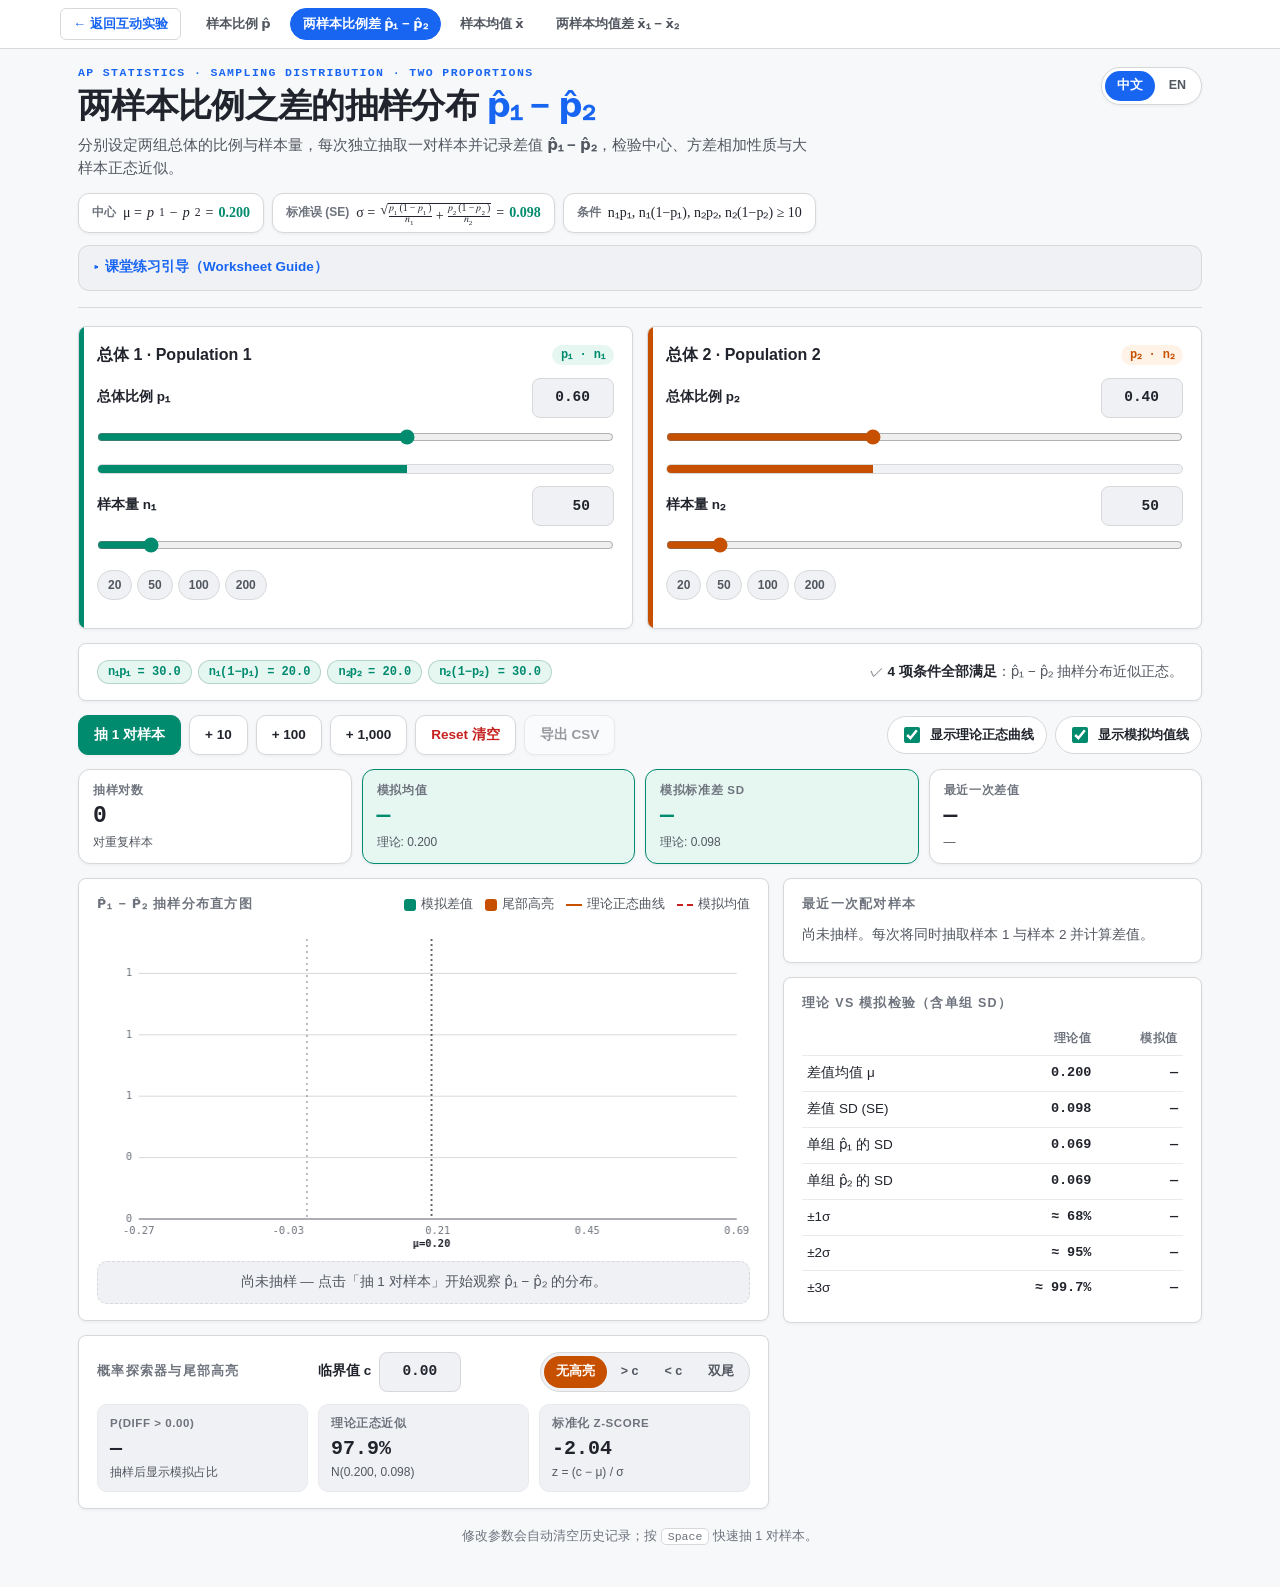
<file: tools/sampling/proportion-difference.html>
<!doctype html>
<html lang="zh-CN">
<head>
<meta charset="utf-8">
<meta name="viewport" content="width=device-width, initial-scale=1, viewport-fit=cover">
<meta name="color-scheme" content="light">
<link rel="icon" href="data:,">
<title>两样本比例之差的抽样分布模拟器 · Difference of Sample Proportions</title>
<script>
try { if (window.self !== window.top) document.documentElement.classList.add('in-embed'); }
catch (e) { document.documentElement.classList.add('in-embed'); }
</script>
<style>
:root{
  --ground:#F7F8FA; --surface:#FFFFFF; --surface-2:#F0F1F4; --line:#D6D8DA; --line-soft:#E8EAED;
  --navy:#1865F2; --navy-2:#1152CC; --navy-soft:#EBF3FF;
  --ink:#21242C; --ink-2:#525760; --ink-3:#6E737D;
  --sage:#008A6E; --sage-soft:#E6F7F2;
  --accent:#C75000; --accent-soft:#FFF3E8;
  --gold:#B45309; --gold-soft:#FEF3C7; --gold-bright:#D97706;
  --danger:#C5221F; --danger-soft:#FEECEB;
  --serif:Georgia,"Times New Roman","Songti SC",serif;
  --sans:"Lato",-apple-system,BlinkMacSystemFont,"SF Pro Text","PingFang SC","Hiragino Sans GB","Segoe UI","Microsoft YaHei",sans-serif;
  --mono:ui-monospace,SFMono-Regular,Menlo,Monaco,Consolas,monospace;
  --shadow-sm:0 1px 3px rgba(33,36,44,.06);
  --r-md:8px; --r-sm:6px;
}
*{box-sizing:border-box}
html{-webkit-text-size-adjust:100%}
body{margin:0;background:var(--ground);color:var(--ink);font:400 15px/1.55 var(--sans);-webkit-font-smoothing:antialiased}
button,input,select{font:inherit;color:inherit}
button,input[type=number],select{min-height:40px}
:focus-visible{outline:2.5px solid var(--navy);outline-offset:2px;border-radius:var(--r-sm)}
.mono{font-family:var(--mono);font-variant-numeric:tabular-nums}

.sim-nav{background:var(--surface);border-bottom:1px solid var(--line);padding:8px 18px}
.sim-nav-inner{max-width:1160px;margin:0 auto;display:flex;flex-wrap:wrap;gap:6px;align-items:center}
.sim-nav a,.sim-nav strong{padding:5px 12px;border-radius:999px;font-size:13px;font-weight:600;text-decoration:none;white-space:nowrap}
.sim-nav a.sim-back{color:var(--navy);border:1px solid var(--line);border-radius:6px;margin-right:6px;font-weight:700}
.sim-nav a.sim-back:hover{background:var(--navy-soft);border-color:var(--navy);color:var(--navy)}
.sim-nav a{color:var(--ink-2);border:1px solid transparent}
.sim-nav a:hover{background:var(--surface-2);border-color:var(--line);color:var(--ink)}
.sim-nav strong{background:var(--navy);color:#fff;border:1px solid var(--navy)}
.in-embed .sim-nav{display:none}

.wrap{max-width:1160px;margin:0 auto;padding:18px 18px 40px}
header.top{padding-bottom:16px;border-bottom:1px solid var(--line);margin-bottom:18px}
.head-row{display:flex;justify-content:space-between;align-items:flex-start;gap:16px;flex-wrap:wrap}
.kicker{font:700 11.5px/1 var(--mono);letter-spacing:.12em;text-transform:uppercase;color:var(--navy);margin:0 0 6px}
h1{font:800 clamp(24px,3.6vw,34px)/1.18 var(--sans);margin:0;letter-spacing:-.02em}
h1 em{font-style:normal;color:var(--navy)}
.sub{margin:8px 0 0;color:var(--ink-2);font-size:15px;max-width:740px}

.lang-switch{display:inline-flex;background:var(--surface);border:1px solid var(--line);border-radius:999px;padding:3px;gap:2px;box-shadow:var(--shadow-sm);flex:none}
.lang-switch button{min-height:30px;padding:0 12px;border:0;border-radius:999px;background:transparent;color:var(--ink-2);font-size:12.5px;font-weight:700;cursor:pointer}
.lang-switch button[aria-pressed="true"]{background:var(--navy);color:#fff}

.formula{display:flex;gap:8px;flex-wrap:wrap;margin-top:14px;align-items:stretch}
.chip{background:var(--surface);border:1px solid var(--line);padding:7px 13px;border-radius:11px;font-family:var(--serif);font-size:14px;display:inline-flex;align-items:center;gap:7px;line-height:1.25;box-shadow:var(--shadow-sm)}
.chip b{color:var(--sage);font-weight:700}
.chip .chip-label{font-family:var(--sans);font-size:12px;font-weight:700;color:var(--ink-3)}
.eq{display:inline-flex;align-items:center;gap:5px;white-space:nowrap}

.guide-box{margin-top:12px;background:var(--surface-2);border:1px solid var(--line);border-radius:11px;padding:8px 14px;font-size:13.5px}
.guide-box summary{cursor:pointer;font-weight:700;color:var(--navy);list-style:none;display:flex;align-items:center;gap:6px;min-height:28px}
.guide-box summary::-webkit-details-marker{display:none}
.guide-box summary::before{content:"▸";font-size:12px;transition:transform .15s ease}
.guide-box[open] summary::before{transform:rotate(90deg)}
.guide-box p{margin:8px 0 4px;color:var(--ink-2)}

.card{background:var(--surface);border:1px solid var(--line);border-radius:var(--r-md);padding:16px 18px;box-shadow:var(--shadow-sm)}
.card h2{font-size:12.5px;letter-spacing:.1em;text-transform:uppercase;margin:0 0 10px;color:var(--ink-3);font-weight:700}

.setup{display:grid;grid-template-columns:1fr 1fr;gap:14px}
@media(max-width:760px){.setup{grid-template-columns:1fr}}
.pop-card{position:relative;overflow:hidden}
.pop-card::before{content:"";position:absolute;inset:0 auto 0 0;width:5px;background:var(--pc,var(--sage))}
.pop-card.g1{--pc:var(--sage);--psoft:var(--sage-soft)}
.pop-card.g2{--pc:var(--accent);--psoft:var(--accent-soft)}
.pop-head{display:flex;align-items:center;justify-content:space-between;gap:8px;margin-bottom:10px}
.pop-head h3{margin:0;font-size:16px;font-weight:700}
.tag{font:700 12px/1 var(--mono);color:var(--pc);background:var(--psoft);padding:4px 9px;border-radius:999px}

.ctl{margin-bottom:12px}
.label-row{display:flex;justify-content:space-between;align-items:center;gap:8px;margin-bottom:4px}
.label-row label{font-size:13.5px;font-weight:700}
.num-input{width:82px;padding:4px 8px;text-align:right;font-family:var(--mono);font-weight:700;font-size:14.5px;color:var(--ink);background:var(--surface-2);border:1px solid var(--line);border-radius:8px;min-height:36px}
input[type=range]{width:100%;accent-color:var(--pc);height:30px;margin:0;cursor:pointer}
.n-presets{display:flex;gap:5px;flex-wrap:wrap;margin-top:4px}
.n-presets button{min-height:30px;padding:0 10px;border-radius:999px;border:1px solid var(--line);background:var(--surface-2);font-size:12px;font-weight:700;color:var(--ink-2);cursor:pointer}
.n-presets button:hover{border-color:var(--pc);color:var(--ink)}

.pbar{display:flex;height:10px;border-radius:999px;overflow:hidden;border:1px solid var(--line);background:var(--surface-2);margin-top:6px}
.pbar .yes{background:var(--pc);transition:width .14s ease}
.pbar-legend{display:flex;justify-content:space-between;font-size:11.5px;color:var(--ink-3);margin-top:3px}

/* Condition strip */
.cond-strip{margin-top:14px;display:flex;flex-wrap:wrap;gap:12px 24px;align-items:center;justify-content:space-between}
.cond-chips{display:flex;flex-wrap:wrap;gap:6px}
.cchip{font:700 12px/1.2 var(--mono);padding:4px 10px;border-radius:999px;background:var(--sage-soft);color:var(--sage);border:1px solid rgba(29,107,83,.25)}
.cchip.fail{background:var(--danger-soft);color:var(--danger);border-color:rgba(180,52,47,.3)}
.cond-verdict{font-size:13.5px;color:var(--ink-2);margin:0}
.cond-verdict b{color:var(--ink)}

/* Action bar */
.action-bar{margin-top:14px;display:flex;flex-wrap:wrap;gap:8px;align-items:center}
.btn{border:1px solid var(--line);background:var(--surface);color:var(--ink);padding:8px 15px;border-radius:10px;cursor:pointer;font-weight:700;font-size:13.5px;box-shadow:var(--shadow-sm)}
.btn:hover{border-color:var(--navy)}
.btn:active{transform:translateY(1px)}
.btn.primary{background:var(--sage);color:#fff;border-color:var(--sage)}
.btn.reset{color:var(--danger)}
.btn:disabled{opacity:.45;cursor:default;transform:none}
.spacer{flex:1}
.tog-pill{display:inline-flex;align-items:center;gap:7px;padding:6px 12px;border:1px solid var(--line);border-radius:999px;background:var(--surface);font-size:13px;font-weight:600;cursor:pointer;min-height:38px}
.tog-pill input{width:16px;height:16px;accent-color:var(--sage);cursor:pointer}

.stats{display:grid;grid-template-columns:repeat(4,1fr);gap:10px;margin-top:14px}
@media(max-width:700px){.stats{grid-template-columns:1fr 1fr}}
.stat{background:var(--surface);border:1px solid var(--line);border-radius:12px;padding:12px 14px;box-shadow:var(--shadow-sm)}
.stat .k{font-size:11.5px;letter-spacing:.06em;text-transform:uppercase;color:var(--ink-3);font-weight:700}
.stat .v{font-family:var(--mono);font-size:23px;font-weight:800;line-height:1.2;margin-top:3px}
.stat .s{font-size:12px;color:var(--ink-2);margin-top:2px}
.stat.highlight{border-color:var(--sage);background:var(--sage-soft)}
.stat.highlight .v{color:var(--sage)}

.main-grid{display:grid;grid-template-columns:1.65fr 1fr;gap:14px;margin-top:14px;align-items:start}
@media(max-width:920px){.main-grid{grid-template-columns:1fr}}

.chart-head{display:flex;justify-content:space-between;align-items:center;flex-wrap:wrap;gap:8px;margin-bottom:8px}
.chart-head h2{margin:0}
.legend{display:flex;gap:12px;font-size:12.5px;color:var(--ink-2);flex-wrap:wrap}
.legend span{display:inline-flex;align-items:center;gap:5px}
.swatch{display:inline-block;width:12px;height:12px;border-radius:3px}
.swatch-line{display:inline-block;width:16px;height:0;border-top:2.5px solid var(--accent)}
.swatch-dash{display:inline-block;width:16px;height:0;border-top:2px dashed var(--danger)}
canvas{width:100%;height:330px;display:block}
@media(max-width:640px){canvas{height:270px}}
.empty-note{text-align:center;color:var(--ink-2);font-size:13.5px;padding:10px 12px;background:var(--surface-2);border:1px dashed var(--line);border-radius:10px;margin-top:8px}

.prob-card{margin-top:14px}
.prob-controls{display:flex;flex-wrap:wrap;gap:10px;align-items:center;justify-content:space-between}
.prob-input-wrap{display:flex;align-items:center;gap:8px}
.prob-input-wrap label{font-size:13.5px;font-weight:700}
.seg{display:inline-flex;background:var(--surface-2);border:1px solid var(--line);border-radius:999px;padding:3px;gap:2px;flex-wrap:wrap}
.seg button{min-height:32px;padding:0 12px;border:0;border-radius:999px;background:transparent;font-size:12.5px;font-weight:700;color:var(--ink-2);cursor:pointer}
.seg button[aria-pressed="true"]{background:var(--accent);color:#fff}
.prob-grid{display:grid;grid-template-columns:repeat(3,1fr);gap:10px;margin-top:12px}
@media(max-width:640px){.prob-grid{grid-template-columns:1fr}}
.pbox{background:var(--surface-2);border:1px solid var(--line-soft);border-radius:10px;padding:10px 12px}
.pbox .pk{font-size:11.5px;font-weight:700;color:var(--ink-3);text-transform:uppercase;letter-spacing:.05em}
.pbox .pv{font:800 20px/1.25 var(--mono);margin-top:3px}
.pbox .ps{font-size:12px;color:var(--ink-2);margin-top:2px}
.prob-warn{margin-top:8px;font-size:12.5px;color:#92400E;background:var(--gold-soft);padding:6px 10px;border-radius:8px}

.side{display:grid;gap:14px}
.samp{margin-bottom:10px}
.shead{display:flex;justify-content:space-between;align-items:baseline;font-size:13.5px}
.who.c1{font-weight:700;color:var(--sage)}
.who.c2{font-weight:700;color:var(--accent)}
.dots{display:flex;flex-wrap:wrap;gap:3px;margin-top:6px}
.dots i{width:8px;height:8px;border-radius:50%;background:var(--surface-2);border:1px solid var(--line);display:block}
.dots i.on1{background:var(--sage);border-color:var(--sage)}
.dots i.on2{background:var(--accent);border-color:var(--accent)}
.propbar{display:flex;height:10px;border-radius:999px;overflow:hidden;border:1px solid var(--line);background:var(--surface-2);margin-top:6px}
.propbar .fill1{background:var(--sage)}
.propbar .fill2{background:var(--accent)}
.diffbox{border-top:1px dashed var(--line);padding-top:10px;margin-top:6px;display:flex;justify-content:space-between;align-items:baseline}
.diffbox .dval{font:800 22px/1.1 var(--mono);color:var(--navy)}

table.check-tbl{width:100%;border-collapse:collapse;font-size:13.5px}
table.check-tbl th,table.check-tbl td{padding:7px 5px;border-bottom:1px solid var(--line-soft);text-align:right}
table.check-tbl th:first-child,table.check-tbl td:first-child{text-align:left}
table.check-tbl th{font-size:11.5px;color:var(--ink-3);text-transform:uppercase;letter-spacing:.05em}
table.check-tbl td.mono{font-family:var(--mono);font-weight:600}
table.check-tbl tr:last-child td{border-bottom:none}

footer{margin-top:18px;font-size:12.5px;color:var(--ink-3);text-align:center}
.kbd{font-family:var(--mono);font-size:11.5px;background:var(--surface);border:1px solid var(--line);border-radius:5px;padding:1px 6px}
</style>
</head>
<body>
<nav class="sim-nav" aria-label="选择模拟器">
  <div class="sim-nav-inner">
    <a class="sim-back" href="../../index.html">← 返回互动实验</a>
    <a href="proportion.html" data-i18n="nav_p">样本比例 p̂</a>
    <strong aria-current="page" data-i18n="nav_pd">两样本比例差 p̂₁ − p̂₂</strong>
    <a href="mean.html" data-i18n="nav_m">样本均值 x̄</a>
    <a href="mean-difference.html" data-i18n="nav_md">两样本均值差 x̄₁ − x̄₂</a>
  </div>
</nav>

<div class="wrap">
  <header class="top">
    <div class="head-row">
      <div>
        <p class="kicker">AP Statistics · Sampling Distribution · Two Proportions</p>
        <h1 data-i18n-html="h1">两样本比例之差的抽样分布 <em>p̂₁ − p̂₂</em></h1>
        <p class="sub" data-i18n-html="sub">分别设定两组总体的比例与样本量，每次独立抽取一对样本并记录差值 <b>p̂₁ − p̂₂</b>，检验中心、方差相加性质与大样本正态近似。</p>
      </div>
      <div class="lang-switch" role="group" aria-label="Language toggle">
        <button type="button" id="langZh" aria-pressed="true">中文</button>
        <button type="button" id="langEn" aria-pressed="false">EN</button>
      </div>
    </div>

    <div class="formula">
      <span class="chip"><span class="chip-label" data-i18n="f_mean">中心</span><span class="eq">μ = <i>p</i><sub>1</sub> − <i>p</i><sub>2</sub> = <b id="fMu">0.200</b></span></span>
      <span class="chip"><span class="chip-label" data-i18n="f_sd">标准误 (SE)</span><span class="eq">σ = <math><msqrt><mfrac><mrow><msub><mi>p</mi><mn>1</mn></msub><mo>(</mo><mn>1</mn><mo>−</mo><msub><mi>p</mi><mn>1</mn></msub><mo>)</mo></mrow><msub><mi>n</mi><mn>1</mn></msub></mfrac><mo>+</mo><mfrac><mrow><msub><mi>p</mi><mn>2</mn></msub><mo>(</mo><mn>1</mn><mo>−</mo><msub><mi>p</mi><mn>2</mn></msub><mo>)</mo></mrow><msub><mi>n</mi><mn>2</mn></msub></mfrac></msqrt></math> = <b id="fSE">0.098</b></span></span>
      <span class="chip"><span class="chip-label" data-i18n="f_cond">条件</span><span class="eq">n₁p₁, n₁(1−p₁), n₂p₂, n₂(1−p₂) ≥ 10</span></span>
    </div>

    <details class="guide-box">
      <summary data-i18n="guide_title">课堂练习引导（Worksheet Guide）</summary>
      <p data-i18n="guide_body">第 2–3 页：分别设置两组的 p 和 n。每次抽 1,000 对样本，在右侧对照表读取差值的均值和 SD，同时也可直接查看单组 p̂₁、p̂₂ 各自的标准差，验证方差相加规律。</p>
    </details>
  </header>

  <div class="setup">
    <section class="card pop-card g1" aria-label="Population 1">
      <div class="pop-head">
        <h3 data-i18n="pop1_t">总体 1 · Population 1</h3>
        <span class="tag">p₁ · n₁</span>
      </div>
      <div class="ctl">
        <div class="label-row"><label for="p1Range" data-i18n="lbl_p1">总体比例 p₁</label><input type="number" class="num-input" id="p1Num" min="0.01" max="0.99" step="0.01" value="0.60"></div>
        <input type="range" id="p1Range" min="0.01" max="0.99" step="0.01" value="0.60">
        <div class="pbar" aria-hidden="true"><div class="yes" id="pbar1" style="width:60%"></div></div>
      </div>
      <div class="ctl">
        <div class="label-row"><label for="n1Range" data-i18n="lbl_n1">样本量 n₁</label><input type="number" class="num-input" id="n1Num" min="5" max="1000" step="1" value="50"></div>
        <input type="range" id="n1Range" min="5" max="500" step="5" value="50">
        <div class="n-presets">
          <button type="button" data-g="1" data-n="20">20</button>
          <button type="button" data-g="1" data-n="50">50</button>
          <button type="button" data-g="1" data-n="100">100</button>
          <button type="button" data-g="1" data-n="200">200</button>
        </div>
      </div>
    </section>

    <section class="card pop-card g2" aria-label="Population 2">
      <div class="pop-head">
        <h3 data-i18n="pop2_t">总体 2 · Population 2</h3>
        <span class="tag">p₂ · n₂</span>
      </div>
      <div class="ctl">
        <div class="label-row"><label for="p2Range" data-i18n="lbl_p2">总体比例 p₂</label><input type="number" class="num-input" id="p2Num" min="0.01" max="0.99" step="0.01" value="0.40"></div>
        <input type="range" id="p2Range" min="0.01" max="0.99" step="0.01" value="0.40">
        <div class="pbar" aria-hidden="true"><div class="yes" id="pbar2" style="width:40%"></div></div>
      </div>
      <div class="ctl">
        <div class="label-row"><label for="n2Range" data-i18n="lbl_n2">样本量 n₂</label><input type="number" class="num-input" id="n2Num" min="5" max="1000" step="1" value="50"></div>
        <input type="range" id="n2Range" min="5" max="500" step="5" value="50">
        <div class="n-presets">
          <button type="button" data-g="2" data-n="20">20</button>
          <button type="button" data-g="2" data-n="50">50</button>
          <button type="button" data-g="2" data-n="100">100</button>
          <button type="button" data-g="2" data-n="200">200</button>
        </div>
      </div>
    </section>
  </div>

  <section class="card cond-strip" aria-label="Large Counts condition">
    <div class="cond-chips" id="condChips"></div>
    <p class="cond-verdict" id="condVerdict"></p>
  </section>

  <div class="action-bar" role="group" aria-label="抽样控制">
    <button type="button" class="btn primary" id="draw1" data-i18n="btn_1">抽 1 对样本</button>
    <button type="button" class="btn" id="draw10">+ 10</button>
    <button type="button" class="btn" id="draw100">+ 100</button>
    <button type="button" class="btn" id="draw1000">+ 1,000</button>
    <button type="button" class="btn reset" id="resetBtn" data-i18n="btn_reset">Reset 清空</button>
    <button type="button" class="btn" id="csvBtn" disabled data-i18n="btn_csv">导出 CSV</button>
    <div class="spacer"></div>
    <label class="tog-pill"><input type="checkbox" id="chkCurve" checked><span data-i18n="tog_curve">显示理论正态曲线</span></label>
    <label class="tog-pill"><input type="checkbox" id="chkMean" checked><span data-i18n="tog_mean">显示模拟均值线</span></label>
  </div>

  <div class="stats">
    <div class="stat"><div class="k" data-i18n="st_cnt">抽样对数</div><div class="v" id="stCount">0</div><div class="s" data-i18n="st_cnt_s">pairs drawn</div></div>
    <div class="stat highlight"><div class="k" data-i18n="st_mean">模拟均值</div><div class="v" id="stMean">—</div><div class="s" id="stMeanSub">theory: 0.200</div></div>
    <div class="stat highlight"><div class="k" data-i18n="st_sd">模拟标准差 SD</div><div class="v" id="stSD">—</div><div class="s" id="stSDSub">theory: 0.098</div></div>
    <div class="stat"><div class="k" data-i18n="st_last">最近一次差值</div><div class="v" id="stLast">—</div><div class="s" id="stLastSub">—</div></div>
  </div>

  <div class="main-grid">
    <div>
      <section class="card">
        <div class="chart-head">
          <h2 data-i18n="chart_title">p̂₁ − p̂₂ 抽样分布直方图</h2>
          <div class="legend">
            <span><i class="swatch" style="background:var(--sage)"></i><span data-i18n="leg_bar">模拟差值</span></span>
            <span><i class="swatch" style="background:var(--accent)"></i><span data-i18n="leg_tail">尾部高亮</span></span>
            <span><i class="swatch-line"></i><span data-i18n="leg_curve">理论正态曲线</span></span>
            <span><i class="swatch-dash"></i><span data-i18n="leg_mean">模拟均值</span></span>
          </div>
        </div>
        <canvas id="chart" width="700" height="330"></canvas>
        <div class="empty-note" id="emptyNote"></div>
      </section>

      <section class="card prob-card">
        <div class="prob-controls">
          <h2 style="margin:0" data-i18n="prob_title">概率探索器与尾部高亮</h2>
          <div class="prob-input-wrap">
            <label for="cutoff" data-i18n="prob_cut">临界值 c</label>
            <input type="number" class="num-input" id="cutoff" min="-1" max="1" step="0.01" value="0.00">
          </div>
          <div class="seg" role="group" aria-label="尾部高亮模式">
            <button type="button" data-tail="none" aria-pressed="true" data-i18n="tail_none">无高亮</button>
            <button type="button" data-tail="gt" aria-pressed="false">&gt; c</button>
            <button type="button" data-tail="lt" aria-pressed="false">&lt; c</button>
            <button type="button" data-tail="two" aria-pressed="false" data-i18n="tail_two">双尾</button>
          </div>
        </div>
        <div class="prob-grid">
          <div class="pbox"><div class="pk" id="pEmpLbl">P(diff &gt; 0.00)</div><div class="pv" id="pEmpVal">—</div><div class="ps" id="pEmpSub">—</div></div>
          <div class="pbox"><div class="pk" data-i18n="prob_model">理论正态近似</div><div class="pv" id="pTheoVal">—</div><div class="ps" id="pTheoSub">—</div></div>
          <div class="pbox"><div class="pk" data-i18n="prob_z">标准化 z-score</div><div class="pv" id="pZVal">—</div><div class="ps">z = (c − μ) / σ</div></div>
        </div>
        <div class="prob-warn" id="probWarn" hidden data-i18n="prob_warn">⚠ 当前未满足全部 4 个 Large Counts 条件，理论正态概率仅供参考。</div>
      </section>
    </div>

    <div class="side">
      <section class="card">
        <h2 data-i18n="sec_last">最近一次配对样本</h2>
        <div id="latestBody"></div>
      </section>

      <section class="card">
        <h2 data-i18n="sec_check">理论 vs 模拟检验（含单组 SD）</h2>
        <table class="check-tbl">
          <thead><tr><th></th><th data-i18n="tbl_th">理论值</th><th data-i18n="tbl_sim">模拟值</th></tr></thead>
          <tbody>
            <tr><td data-i18n="row_mean">差值均值 μ</td><td class="mono" id="tMean">—</td><td class="mono" id="sMean">—</td></tr>
            <tr><td data-i18n="row_sd">差值 SD (SE)</td><td class="mono" id="tSD">—</td><td class="mono" id="sSD">—</td></tr>
            <tr><td data-i18n="row_sd1">单组 p̂₁ 的 SD</td><td class="mono" id="tSD1">—</td><td class="mono" id="sSD1">—</td></tr>
            <tr><td data-i18n="row_sd2">单组 p̂₂ 的 SD</td><td class="mono" id="tSD2">—</td><td class="mono" id="sSD2">—</td></tr>
            <tr><td>±1σ</td><td class="mono">≈ 68%</td><td class="mono" id="sW1">—</td></tr>
            <tr><td>±2σ</td><td class="mono">≈ 95%</td><td class="mono" id="sW2">—</td></tr>
            <tr><td>±3σ</td><td class="mono">≈ 99.7%</td><td class="mono" id="sW3">—</td></tr>
          </tbody>
        </table>
      </section>
    </div>
  </div>

  <footer>
    <span data-i18n="foot">修改参数会自动清空历史记录；按</span> <span class="kbd">Space</span> <span data-i18n="foot2">快速抽 1 对样本。</span>
  </footer>
</div>

<script>
(function(){
  "use strict";
  var $ = function(id){ return document.getElementById(id); };
  var state = { p1:0.60, n1:50, p2:0.40, n2:50, reps:[], tail:"none", lang:"zh" };

  var I18N = {
    zh:{
      nav_p:"样本比例 p̂", nav_pd:"两样本比例差 p̂₁ − p̂₂", nav_m:"样本均值 x̄", nav_md:"两样本均值差 x̄₁ − x̄₂",
      h1:"两样本比例之差的抽样分布 <em>p̂₁ − p̂₂</em>",
      sub:"分别设定两组总体的比例与样本量，每次独立抽取一对样本并记录差值 <b>p̂₁ − p̂₂</b>，检验中心、方差相加性质与大样本正态近似。",
      f_mean:"中心", f_sd:"标准误 (SE)", f_cond:"条件",
      guide_title:"课堂练习引导（Worksheet Guide）",
      guide_body:"第 2–3 页：分别设置两组的 p 和 n。每次抽 1,000 对样本，在右侧对照表读取差值的均值和 SD，同时也可直接查看单组 p̂₁、p̂₂ 各自的标准差，验证方差相加规律。",
      pop1_t:"总体 1 · Population 1", pop2_t:"总体 2 · Population 2",
      lbl_p1:"总体比例 p₁", lbl_n1:"样本量 n₁", lbl_p2:"总体比例 p₂", lbl_n2:"样本量 n₂",
      btn_1:"抽 1 对样本", btn_reset:"Reset 清空", btn_csv:"导出 CSV",
      tog_curve:"显示理论正态曲线", tog_mean:"显示模拟均值线",
      st_cnt:"抽样对数", st_cnt_s:"对重复样本", st_mean:"模拟均值", st_sd:"模拟标准差 SD", st_last:"最近一次差值",
      chart_title:"p̂₁ − p̂₂ 抽样分布直方图", leg_bar:"模拟差值", leg_tail:"尾部高亮", leg_curve:"理论正态曲线", leg_mean:"模拟均值",
      prob_title:"概率探索器与尾部高亮", prob_cut:"临界值 c", tail_none:"无高亮", tail_two:"双尾",
      prob_model:"理论正态近似", prob_z:"标准化 z-score",
      prob_warn:"⚠ 当前未满足全部 4 个 Large Counts 条件，理论正态概率仅供参考。",
      sec_last:"最近一次配对样本", sec_check:"理论 vs 模拟检验（含单组 SD）",
      tbl_th:"理论值", tbl_sim:"模拟值", row_mean:"差值均值 μ", row_sd:"差值 SD (SE)", row_sd1:"单组 p̂₁ 的 SD", row_sd2:"单组 p̂₂ 的 SD",
      foot:"修改参数会自动清空历史记录；按", foot2:"快速抽 1 对样本。",
      empty:"尚未抽样 — 点击「抽 1 对样本」开始观察 p̂₁ − p̂₂ 的分布。",
      last_empty:"尚未抽样。每次将同时抽取样本 1 与样本 2 并计算差值。",
      cond_ok:"✓ <b>4 项条件全部满足</b>：p̂₁ − p̂₂ 抽样分布近似正态。",
      cond_warn:"⚠ <b>未全部满足 ≥ 10</b>：直方图可能偏斜或呈阶梯块状，正态曲线仅作参考。",
      theory_pre:"理论: ", s1:"样本 1", s2:"样本 2", diff_lbl:"差值 p̂₁ − p̂₂"
    },
    en:{
      nav_p:"Sample Proportion p̂", nav_pd:"Diff of Proportions p̂₁ − p̂₂", nav_m:"Sample Mean x̄", nav_md:"Diff of Means x̄₁ − x̄₂",
      h1:"Sampling Distribution of <em>p̂₁ − p̂₂</em>",
      sub:"Pick two population proportions and sample sizes. Every draw takes independent samples from both populations and plots <b>p̂₁ − p̂₂</b>.",
      f_mean:"Center", f_sd:"Spread (SE)", f_cond:"Large Counts",
      guide_title:"Classroom Worksheet Guide",
      guide_body:"Pages 2–3: Set p and n for both groups. Take 1,000 sample pairs and check the simulated mean, difference SD, and individual p̂₁, p̂₂ SDs in the comparison table.",
      pop1_t:"Population 1", pop2_t:"Population 2",
      lbl_p1:"True proportion p₁", lbl_n1:"Sample size n₁", lbl_p2:"True proportion p₂", lbl_n2:"Sample size n₂",
      btn_1:"Draw 1 pair", btn_reset:"Reset", btn_csv:"Download CSV",
      tog_curve:"Show Normal curve", tog_mean:"Show simulated mean",
      st_cnt:"Pairs drawn", st_cnt_s:"replications", st_mean:"Simulated mean", st_sd:"Simulated SD", st_last:"Last difference",
      chart_title:"Distribution of p̂₁ − p̂₂", leg_bar:"Simulated diffs", leg_tail:"Shaded tail", leg_curve:"Normal curve", leg_mean:"Simulated mean",
      prob_title:"Probability Explorer & Tail Shading", prob_cut:"Cutoff c", tail_none:"None", tail_two:"Two-tail",
      prob_model:"Normal Model", prob_z:"z-score",
      prob_warn:"⚠ Not all 4 Large Counts are ≥ 10; the Normal model approximation is only a rough guide.",
      sec_last:"Most Recent Pair", sec_check:"Theory vs. Simulation (with single-sample SDs)",
      tbl_th:"Theory", tbl_sim:"Simulated", row_mean:"Mean of diffs", row_sd:"SD of diffs (SE)", row_sd1:"SD of p̂₁ alone", row_sd2:"SD of p̂₂ alone",
      foot:"Changing any setting clears the simulation; press", foot2:"to draw 1 pair.",
      empty:"No sample pairs yet — click Draw 1 pair to begin.",
      last_empty:"No pairs yet. Each draw takes independent samples from both populations.",
      cond_ok:"✓ <b>All 4 conditions met</b>: p̂₁ − p̂₂ is approximately Normal.",
      cond_warn:"⚠ <b>Condition not met</b>: expect skew or lumpiness; Normal curve is only a rough guide.",
      theory_pre:"theory: ", s1:"Sample 1", s2:"Sample 2", diff_lbl:"Difference p̂₁ − p̂₂"
    }
  };

  function t(k){ return (I18N[state.lang] && I18N[state.lang][k]) || I18N.zh[k] || k; }
  function clamp(v,lo,hi){ return Math.min(hi, Math.max(lo, v)); }
  function fmt(x,d){ return (x===null||x===undefined||isNaN(x)) ? "—" : Number(x).toFixed(d===undefined?3:d); }
  function fmtSigned(x,d){ return (x===null||x===undefined||isNaN(x)) ? "—" : (x>0?"+":"")+Number(x).toFixed(d===undefined?3:d); }
  function cssVar(name){ return getComputedStyle(document.documentElement).getPropertyValue(name).trim(); }
  function arrMinMax(arr){
    if(!arr.length) return [0,0];
    var mn=arr[0], mx=arr[0];
    for(var i=1;i<arr.length;i++){ if(arr[i]<mn) mn=arr[i]; if(arr[i]>mx) mx=arr[i]; }
    return [mn,mx];
  }
  function normalPDF(x,mu,sd){ var z=(x-mu)/sd; return Math.exp(-0.5*z*z)/(sd*Math.sqrt(2*Math.PI)); }
  function normalCDF(z){
    var a=Math.abs(z), p=1/(1+0.2316419*a);
    var poly=p*(0.319381530+p*(-0.356563782+p*(1.781477937+p*(-1.821255978+p*1.330274429))));
    var c=1-Math.exp(-0.5*a*a)/Math.sqrt(2*Math.PI)*poly;
    return z>=0 ? c : 1-c;
  }
  function sdOfArr(arr){
    var n=arr.length; if(n<2) return NaN;
    var s=0,i; for(i=0;i<n;i++) s+=arr[i];
    var m=s/n, ss=0;
    for(i=0;i<n;i++){ var d=arr[i]-m; ss+=d*d; }
    return Math.sqrt(ss/(n-1));
  }
  function theory(){
    var mu = state.p1 - state.p2;
    var sd1 = Math.sqrt(state.p1*(1-state.p1)/state.n1);
    var sd2 = Math.sqrt(state.p2*(1-state.p2)/state.n2);
    return { mu:mu, sd1:sd1, sd2:sd2, se:Math.sqrt(sd1*sd1+sd2*sd2) };
  }
  function inTail(val, c, mode, mu){
    if(mode==="gt") return val > c;
    if(mode==="lt") return val < c;
    if(mode==="two") return Math.abs(val-mu) >= Math.abs(c-mu) - 1e-12;
    return false;
  }

  function applyLang(){
    document.documentElement.lang = state.lang === "zh" ? "zh-CN" : "en";
    $("langZh").setAttribute("aria-pressed", String(state.lang==="zh"));
    $("langEn").setAttribute("aria-pressed", String(state.lang==="en"));
    document.querySelectorAll("[data-i18n]").forEach(function(el){ el.textContent = t(el.dataset.i18n); });
    document.querySelectorAll("[data-i18n-html]").forEach(function(el){ el.innerHTML = t(el.dataset.i18nHtml); });
    syncAll();
  }

  function syncTheory(){
    var th = theory();
    $("p1Num").value = state.p1.toFixed(2); $("p1Range").value = state.p1;
    $("p2Num").value = state.p2.toFixed(2); $("p2Range").value = state.p2;
    $("n1Num").value = state.n1; $("n1Range").value = Math.min(state.n1, 500);
    $("n2Num").value = state.n2; $("n2Range").value = Math.min(state.n2, 500);
    $("pbar1").style.width = (state.p1*100) + "%";
    $("pbar2").style.width = (state.p2*100) + "%";

    $("fMu").textContent = fmt(th.mu);
    $("fSE").textContent = fmt(th.se);
    $("stMeanSub").textContent = t("theory_pre") + fmt(th.mu);
    $("stSDSub").textContent = t("theory_pre") + fmt(th.se);
    $("tMean").textContent = fmt(th.mu);
    $("tSD").textContent = fmt(th.se);
    $("tSD1").textContent = fmt(th.sd1);
    $("tSD2").textContent = fmt(th.sd2);

    var checks = [
      { l:"n₁p₁", v:state.n1*state.p1 },
      { l:"n₁(1−p₁)", v:state.n1*(1-state.p1) },
      { l:"n₂p₂", v:state.n2*state.p2 },
      { l:"n₂(1−p₂)", v:state.n2*(1-state.p2) }
    ];
    var html = "", okAll = true;
    checks.forEach(function(c){
      var ok = c.v >= 10; if(!ok) okAll = false;
      html += '<span class="cchip' + (ok?"":" fail") + '">' + c.l + " = " + c.v.toFixed(1) + "</span>";
    });
    $("condChips").innerHTML = html;
    $("condVerdict").innerHTML = okAll ? t("cond_ok") : t("cond_warn");
    $("probWarn").hidden = okAll;
  }

  function drawBinom(n, p){
    var x=0; for(var i=0;i<n;i++) if(Math.random()<p) x++;
    return x;
  }
  function drawPairs(k){
    for(var i=0;i<k;i++){
      var x1 = drawBinom(state.n1, state.p1);
      var x2 = drawBinom(state.n2, state.p2);
      var ph1 = x1 / state.n1, ph2 = x2 / state.n2;
      state.reps.push({ x1:x1, x2:x2, ph1:ph1, ph2:ph2, diff:ph1 - ph2 });
    }
    syncAll();
  }

  function sampleViz(x, n, g){
    if(n <= 120){
      var h = '<div class="dots" aria-hidden="true">';
      for(var i=0;i<n;i++) h += '<i class="' + (i<x ? "on"+g : "") + '"></i>';
      return h + '</div>';
    }
    return '<div class="propbar" aria-hidden="true"><div class="fill'+g+'" style="width:'+(x/n*100).toFixed(1)+'%"></div></div>';
  }

  function updateStatsAndLatest(){
    var reps = state.reps, N = reps.length, th = theory();
    $("stCount").textContent = N.toLocaleString();
    $("csvBtn").disabled = N === 0;
    if(N === 0){
      $("stMean").textContent = $("stSD").textContent = $("stLast").textContent = "—";
      $("stLastSub").textContent = "—";
      $("sMean").textContent = $("sSD").textContent = $("sSD1").textContent = $("sSD2").textContent = $("sW1").textContent = $("sW2").textContent = $("sW3").textContent = "—";
      $("emptyNote").hidden = false;
      $("emptyNote").textContent = t("empty");
      $("latestBody").innerHTML = '<p style="margin:0;color:var(--ink-2);font-size:13.5px">' + t("last_empty") + '</p>';
      return;
    }

    $("emptyNote").hidden = true;
    var diffs = [], p1s = [], p2s = [], sum = 0, c1 = 0, c2 = 0, c3 = 0, i;
    for(i=0;i<N;i++){
      var r = reps[i];
      diffs.push(r.diff); p1s.push(r.ph1); p2s.push(r.ph2);
      sum += r.diff;
      var ad = Math.abs(r.diff - th.mu);
      if(ad <= th.se) c1++;
      if(ad <= 2*th.se) c2++;
      if(ad <= 3*th.se) c3++;
    }
    var mean = sum / N, sd = sdOfArr(diffs), sd1 = sdOfArr(p1s), sd2 = sdOfArr(p2s);
    var last = reps[N - 1];
    $("stMean").textContent = fmt(mean);
    $("stSD").textContent = N > 1 ? fmt(sd) : "—";
    $("stLast").textContent = fmtSigned(last.diff);
    $("stLastSub").textContent = last.ph1.toFixed(3) + " − " + last.ph2.toFixed(3);
    $("sMean").textContent = fmt(mean);
    $("sSD").textContent = N > 1 ? fmt(sd) : "—";
    $("sSD1").textContent = N > 1 ? fmt(sd1) : "—";
    $("sSD2").textContent = N > 1 ? fmt(sd2) : "—";
    $("sW1").textContent = (c1 / N * 100).toFixed(1) + "%";
    $("sW2").textContent = (c2 / N * 100).toFixed(1) + "%";
    $("sW3").textContent = (c3 / N * 100).toFixed(1) + "%";

    $("latestBody").innerHTML =
      '<div class="samp"><div class="shead"><span class="who c1">' + t("s1") + '</span><span class="mono">' + last.x1 + ' / ' + state.n1 + ' = ' + last.ph1.toFixed(3) + '</span></div>' + sampleViz(last.x1, state.n1, 1) + '</div>' +
      '<div class="samp"><div class="shead"><span class="who c2">' + t("s2") + '</span><span class="mono">' + last.x2 + ' / ' + state.n2 + ' = ' + last.ph2.toFixed(3) + '</span></div>' + sampleViz(last.x2, state.n2, 2) + '</div>' +
      '<div class="diffbox"><span style="font-size:13.5px;color:var(--ink-2)">' + t("diff_lbl") + '</span><span class="dval">' + fmtSigned(last.diff) + '</span></div>';
  }

  function updateProb(){
    var c = parseFloat($("cutoff").value);
    if(isNaN(c)) return;
    c = clamp(c, -1, 1);
    var th = theory(), z = th.se > 0 ? (c - th.mu) / th.se : 0;
    var mode = state.tail, N = state.reps.length;

    $("pEmpLbl").textContent = mode === "lt" ? "P(diff < " + c.toFixed(2) + ")"
      : mode === "two" ? "P(|diff − μ| ≥ " + Math.abs(c - th.mu).toFixed(2) + ")"
      : "P(diff > " + c.toFixed(2) + ")";

    var theoP = mode === "lt" ? normalCDF(z)
              : mode === "two" ? 2 * (1 - normalCDF(Math.abs(z)))
              : 1 - normalCDF(z);
    $("pTheoVal").textContent = (theoP * 100).toFixed(1) + "%";
    $("pTheoSub").textContent = "N(" + fmt(th.mu) + ", " + fmt(th.se) + ")";
    $("pZVal").textContent = (z >= 0 ? "+" : "") + z.toFixed(2);

    if(N === 0){
      $("pEmpVal").textContent = "—";
      $("pEmpSub").textContent = state.lang === "zh" ? "抽样后显示模拟占比" : "Draw pairs to compare";
    } else {
      var checkMode = mode === "none" ? "gt" : mode;
      var cnt = 0;
      for(var i=0;i<N;i++) if(inTail(state.reps[i].diff, c, checkMode, th.mu)) cnt++;
      $("pEmpVal").textContent = (cnt / N * 100).toFixed(1) + "%";
      $("pEmpSub").textContent = cnt.toLocaleString() + " / " + N.toLocaleString();
    }
  }

  function drawChart(){
    var canvas = $("chart"), wrap = canvas.parentElement;
    var W = wrap.clientWidth, H = canvas.clientHeight || 330;
    var dpr = window.devicePixelRatio || 1;
    canvas.width = Math.round(W * dpr);
    canvas.height = Math.round(H * dpr);
    var ctx = canvas.getContext("2d");
    ctx.setTransform(dpr, 0, 0, dpr, 0, 0);
    ctx.clearRect(0, 0, W, H);

    var th = theory(), reps = state.reps, N = reps.length;
    var diffs = []; for(var i=0;i<N;i++) diffs.push(reps[i].diff);
    var mm = arrMinMax(diffs);
    var lo = Math.max(-1, th.mu - 4.2 * th.se), hi = Math.min(1, th.mu + 4.2 * th.se);
    if(N > 0){ lo = Math.min(lo, mm[0]); hi = Math.max(hi, mm[1]); }
    var span = hi - lo;
    if(span < 0.1){ var mid = (lo + hi) / 2; lo = clamp(mid - 0.05, -1, 0.9); hi = clamp(lo + 0.1, -0.9, 1); span = hi - lo; }
    lo = Math.max(-1, lo - span * 0.04); hi = Math.min(1, hi + span * 0.04);

    // Binning: discrete-aligned when n1 === n2, adaptive otherwise
    var bins, bw, counts, kMin = 0, g = 1, discreteAligned = (state.n1 === state.n2);
    if(discreteAligned){
      var n = state.n1;
      kMin = Math.max(-n, Math.floor(lo * n));
      var kMax = Math.min(n, Math.ceil(hi * n));
      var kSpan = Math.max(1, kMax - kMin + 1);
      g = Math.max(1, Math.ceil(kSpan / 32));
      bins = Math.ceil(kSpan / g);
      bw = g / n;
      lo = Math.max(-1, (kMin - 0.5) / n);
      hi = Math.min(1, (kMin + bins * g - 0.5) / n);
      counts = new Array(bins).fill(0);
      for(i=0;i<N;i++){
        var k = reps[i].x1 - reps[i].x2;
        var idx = Math.floor((k - kMin) / g);
        if(idx < 0) idx = 0; if(idx >= bins) idx = bins - 1;
        counts[idx]++;
      }
    } else {
      bins = Math.min(34, Math.max(12, Math.round(Math.sqrt(Math.max(N, 120)) * 1.4)));
      if(Math.min(state.n1, state.n2) < 15) bins = Math.min(bins, Math.max(12, Math.min(state.n1, state.n2) * 2));
      bw = (hi - lo) / bins;
      counts = new Array(bins).fill(0);
      for(i=0;i<N;i++){
        var bIdx = Math.floor((reps[i].diff - lo) / bw);
        if(bIdx < 0) bIdx = 0; if(bIdx >= bins) bIdx = bins - 1;
        counts[bIdx]++;
      }
    }

    var maxC = 1;
    for(i=0;i<bins;i++) if(counts[i] > maxC) maxC = counts[i];
    var showCurve = $("chkCurve").checked;
    if(showCurve && N > 0 && th.se > 0){
      var peak = N * bw * normalPDF(th.mu, th.mu, th.se);
      if(peak > maxC) maxC = peak;
    }
    var yMax = maxC * 1.14;

    var padL = 44, padR = 14, padT = 16, padB = 34;
    var cw = W - padL - padR, ch = H - padT - padB;
    function X(v){ return padL + (v - lo) / (hi - lo) * cw; }
    function Y(c){ return padT + ch - (c / yMax) * ch; }

    var ink = cssVar("--ink"), muted = cssVar("--ink-3"), line = cssVar("--line"),
        sage = cssVar("--sage"), accent = cssVar("--accent"), danger = cssVar("--danger");

    ctx.font = "11px ui-monospace, Menlo, monospace"; ctx.lineWidth = 1;
    for(var s=0;s<=4;s++){
      var cval = (yMax / 1.14) * s / 4, yy = Y(cval);
      ctx.strokeStyle = line;
      ctx.beginPath(); ctx.moveTo(padL, yy); ctx.lineTo(W - padR, yy); ctx.stroke();
      ctx.fillStyle = muted; ctx.textAlign = "right"; ctx.textBaseline = "middle";
      ctx.fillText(Math.round(cval).toString(), padL - 7, yy);
    }

    var cCut = parseFloat($("cutoff").value), tailMode = state.tail;

    for(var b=0;b<bins;b++){
      if(!counts[b]) continue;
      var xL = discreteAligned ? Math.max(lo, (kMin + b * g - 0.5) / state.n1) : lo + b * bw;
      var xR = discreteAligned ? Math.min(hi, (kMin + (b + 1) * g - 0.5) / state.n1) : lo + (b + 1) * bw;
      var midB = discreteAligned ? (kMin + b * g + (g - 1) / 2) / state.n1 : (xL + xR) / 2;
      var shaded = !isNaN(cCut) && inTail(midB, cCut, tailMode, th.mu);
      ctx.fillStyle = shaded ? accent : sage;
      ctx.globalAlpha = shaded ? 0.92 : (tailMode === "none" ? 0.84 : 0.42);
      var px0 = X(xL) + 0.6, px1 = X(xR) - 0.6;
      ctx.fillRect(px0, Y(counts[b]), Math.max(2, px1 - px0), (counts[b] / yMax) * ch);
    }
    ctx.globalAlpha = 1;

    if(showCurve && N > 0 && th.se > 0){
      var steps = 160;
      if(tailMode !== "none" && !isNaN(cCut)){
        ctx.fillStyle = accent; ctx.globalAlpha = 0.22;
        var shadeInt = function(a, bnd){
          if(bnd <= a) return;
          ctx.beginPath(); ctx.moveTo(X(a), Y(0));
          for(var j=0;j<=80;j++){
            var xv = a + (bnd - a) * j / 80;
            ctx.lineTo(X(xv), Y(N * bw * normalPDF(xv, th.mu, th.se)));
          }
          ctx.lineTo(X(bnd), Y(0)); ctx.closePath(); ctx.fill();
        };
        if(tailMode === "gt" && cCut < hi) shadeInt(Math.max(lo, cCut), hi);
        if(tailMode === "lt" && cCut > lo) shadeInt(lo, Math.min(hi, cCut));
        if(tailMode === "two"){
          var dCut = Math.abs(cCut - th.mu);
          if(th.mu - dCut > lo) shadeInt(lo, Math.min(hi, th.mu - dCut));
          if(th.mu + dCut < hi) shadeInt(Math.max(lo, th.mu + dCut), hi);
        }
        ctx.globalAlpha = 1;
      }

      ctx.beginPath(); ctx.strokeStyle = accent; ctx.lineWidth = 2.4;
      for(var px=0;px<=steps;px++){
        var xv2 = lo + (hi - lo) * px / steps;
        var yv2 = Y(N * bw * normalPDF(xv2, th.mu, th.se));
        if(px === 0) ctx.moveTo(X(xv2), yv2); else ctx.lineTo(X(xv2), yv2);
      }
      ctx.stroke();
    }

    if(lo < 0 && hi > 0){
      ctx.strokeStyle = muted; ctx.lineWidth = 1; ctx.setLineDash([2, 4]);
      ctx.beginPath(); ctx.moveTo(X(0), padT); ctx.lineTo(X(0), Y(0)); ctx.stroke(); ctx.setLineDash([]);
    }

    if(tailMode !== "none" && !isNaN(cCut) && cCut >= lo && cCut <= hi){
      ctx.strokeStyle = accent; ctx.lineWidth = 1.8; ctx.setLineDash([4, 3]);
      ctx.beginPath(); ctx.moveTo(X(cCut), padT); ctx.lineTo(X(cCut), Y(0)); ctx.stroke(); ctx.setLineDash([]);
      ctx.fillStyle = accent; ctx.font = "700 11px ui-monospace, Menlo, monospace";
      ctx.textAlign = cCut > (lo + hi) / 2 ? "right" : "left"; ctx.textBaseline = "top";
      ctx.fillText("c=" + cCut.toFixed(2), X(cCut) + (cCut > (lo + hi)/2 ? -5 : 5), padT + 2);
    }

    if($("chkMean").checked && N > 0){
      var sm = 0; for(i=0;i<N;i++) sm += reps[i].diff; sm /= N;
      var mx = X(sm);
      ctx.strokeStyle = danger; ctx.lineWidth = 2; ctx.setLineDash([6, 4]);
      ctx.beginPath(); ctx.moveTo(mx, padT); ctx.lineTo(mx, Y(0)); ctx.stroke(); ctx.setLineDash([]);
      ctx.fillStyle = danger; ctx.font = "700 11.5px ui-monospace, Menlo, monospace";
      ctx.textAlign = sm > (lo + hi) / 2 ? "right" : "left"; ctx.textBaseline = "top";
      ctx.fillText((state.lang==="zh"?"均值=":"mean=") + fmt(sm), mx + (sm > (lo + hi)/2 ? -6 : 6), padT + 15);
    }

    if(th.mu >= lo && th.mu <= hi){
      ctx.strokeStyle = ink; ctx.lineWidth = 1.4; ctx.setLineDash([2, 3]);
      ctx.beginPath(); ctx.moveTo(X(th.mu), padT); ctx.lineTo(X(th.mu), Y(0)); ctx.stroke(); ctx.setLineDash([]);
    }

    ctx.strokeStyle = muted; ctx.lineWidth = 1;
    ctx.beginPath(); ctx.moveTo(padL, Y(0)); ctx.lineTo(W - padR, Y(0)); ctx.stroke();
    ctx.fillStyle = muted; ctx.font = "11px ui-monospace, Menlo, monospace"; ctx.textAlign = "center"; ctx.textBaseline = "top";
    for(var tk=0;tk<=4;tk++){
      var tv = lo + (hi - lo) * tk / 4;
      ctx.fillText(tv.toFixed(2), X(tv), Y(0) + 7);
    }
    ctx.fillStyle = ink; ctx.font = "700 11px ui-monospace, Menlo, monospace";
    if(th.mu >= lo && th.mu <= hi) ctx.fillText("μ=" + fmt(th.mu, 2), X(th.mu), Y(0) + 20);
  }

  function syncAll(){
    syncTheory();
    updateStatsAndLatest();
    updateProb();
    drawChart();
  }
  function resetAll(){ state.reps = []; syncAll(); }

  function bindRangeNum(rId, nId, key, isP){
    $(rId).addEventListener("input", function(){
      state[key] = isP ? parseFloat(this.value) : parseInt(this.value, 10);
      resetAll();
    });
    $(nId).addEventListener("change", function(){
      var v = parseFloat(this.value);
      state[key] = isP ? (isNaN(v)?0.5:clamp(Math.round(v*100)/100, 0.01, 0.99)) : (isNaN(v)?50:clamp(Math.round(v), 5, 1000));
      resetAll();
    });
  }
  bindRangeNum("p1Range","p1Num","p1",true);
  bindRangeNum("p2Range","p2Num","p2",true);
  bindRangeNum("n1Range","n1Num","n1",false);
  bindRangeNum("n2Range","n2Num","n2",false);

  document.querySelectorAll(".n-presets button").forEach(function(b){
    b.addEventListener("click", function(){
      var g = this.dataset.g === "1" ? "n1" : "n2";
      state[g] = parseInt(this.dataset.n, 10);
      resetAll();
    });
  });

  $("draw1").addEventListener("click", function(){ drawPairs(1); });
  $("draw10").addEventListener("click", function(){ drawPairs(10); });
  $("draw100").addEventListener("click", function(){ drawPairs(100); });
  $("draw1000").addEventListener("click", function(){ drawPairs(1000); });
  $("resetBtn").addEventListener("click", resetAll);
  $("chkCurve").addEventListener("change", drawChart);
  $("chkMean").addEventListener("change", drawChart);

  $("cutoff").addEventListener("input", function(){ updateProb(); drawChart(); });
  document.querySelectorAll("[data-tail]").forEach(function(btn){
    btn.addEventListener("click", function(){
      state.tail = this.dataset.tail;
      document.querySelectorAll("[data-tail]").forEach(function(x){ x.setAttribute("aria-pressed", String(x === btn)); });
      updateProb(); drawChart();
    });
  });

  $("csvBtn").addEventListener("click", function(){
    if(!state.reps.length) return;
    var rows = ["pair,x1,n1,phat1,x2,n2,phat2,difference"];
    for(var i=0;i<state.reps.length;i++){
      var r = state.reps[i];
      rows.push([i+1, r.x1, state.n1, r.ph1.toFixed(6), r.x2, state.n2, r.ph2.toFixed(6), r.diff.toFixed(6)].join(","));
    }
    var blob = new Blob([rows.join("\n")], {type:"text/csv"});
    var a = document.createElement("a");
    a.href = URL.createObjectURL(blob);
    a.download = "sampling-proportion-diff.csv";
    document.body.appendChild(a); a.click(); document.body.removeChild(a);
    setTimeout(function(){ URL.revokeObjectURL(a.href); }, 1500);
  });

  $("langZh").addEventListener("click", function(){ state.lang = "zh"; try{localStorage.setItem("mg-sampling-lang","zh");}catch(e){} applyLang(); });
  $("langEn").addEventListener("click", function(){ state.lang = "en"; try{localStorage.setItem("mg-sampling-lang","en");}catch(e){} applyLang(); });

  document.addEventListener("keydown", function(e){
    if(e.code === "Space" && !/INPUT|BUTTON|SELECT|TEXTAREA/.test(document.activeElement.tagName)){
      e.preventDefault(); drawPairs(1);
    }
  });

  var resizeT = null;
  window.addEventListener("resize", function(){ clearTimeout(resizeT); resizeT = setTimeout(drawChart, 100); });
  if(window.matchMedia){
    var mq = window.matchMedia("(prefers-color-scheme: dark)");
    if(mq.addEventListener) mq.addEventListener("change", drawChart);
  }

  try { var saved = localStorage.getItem("mg-sampling-lang"); if(saved === "en" || saved === "zh") state.lang = saved; } catch(e){}
  applyLang();
})();
</script>
</body>
</html>
</file>
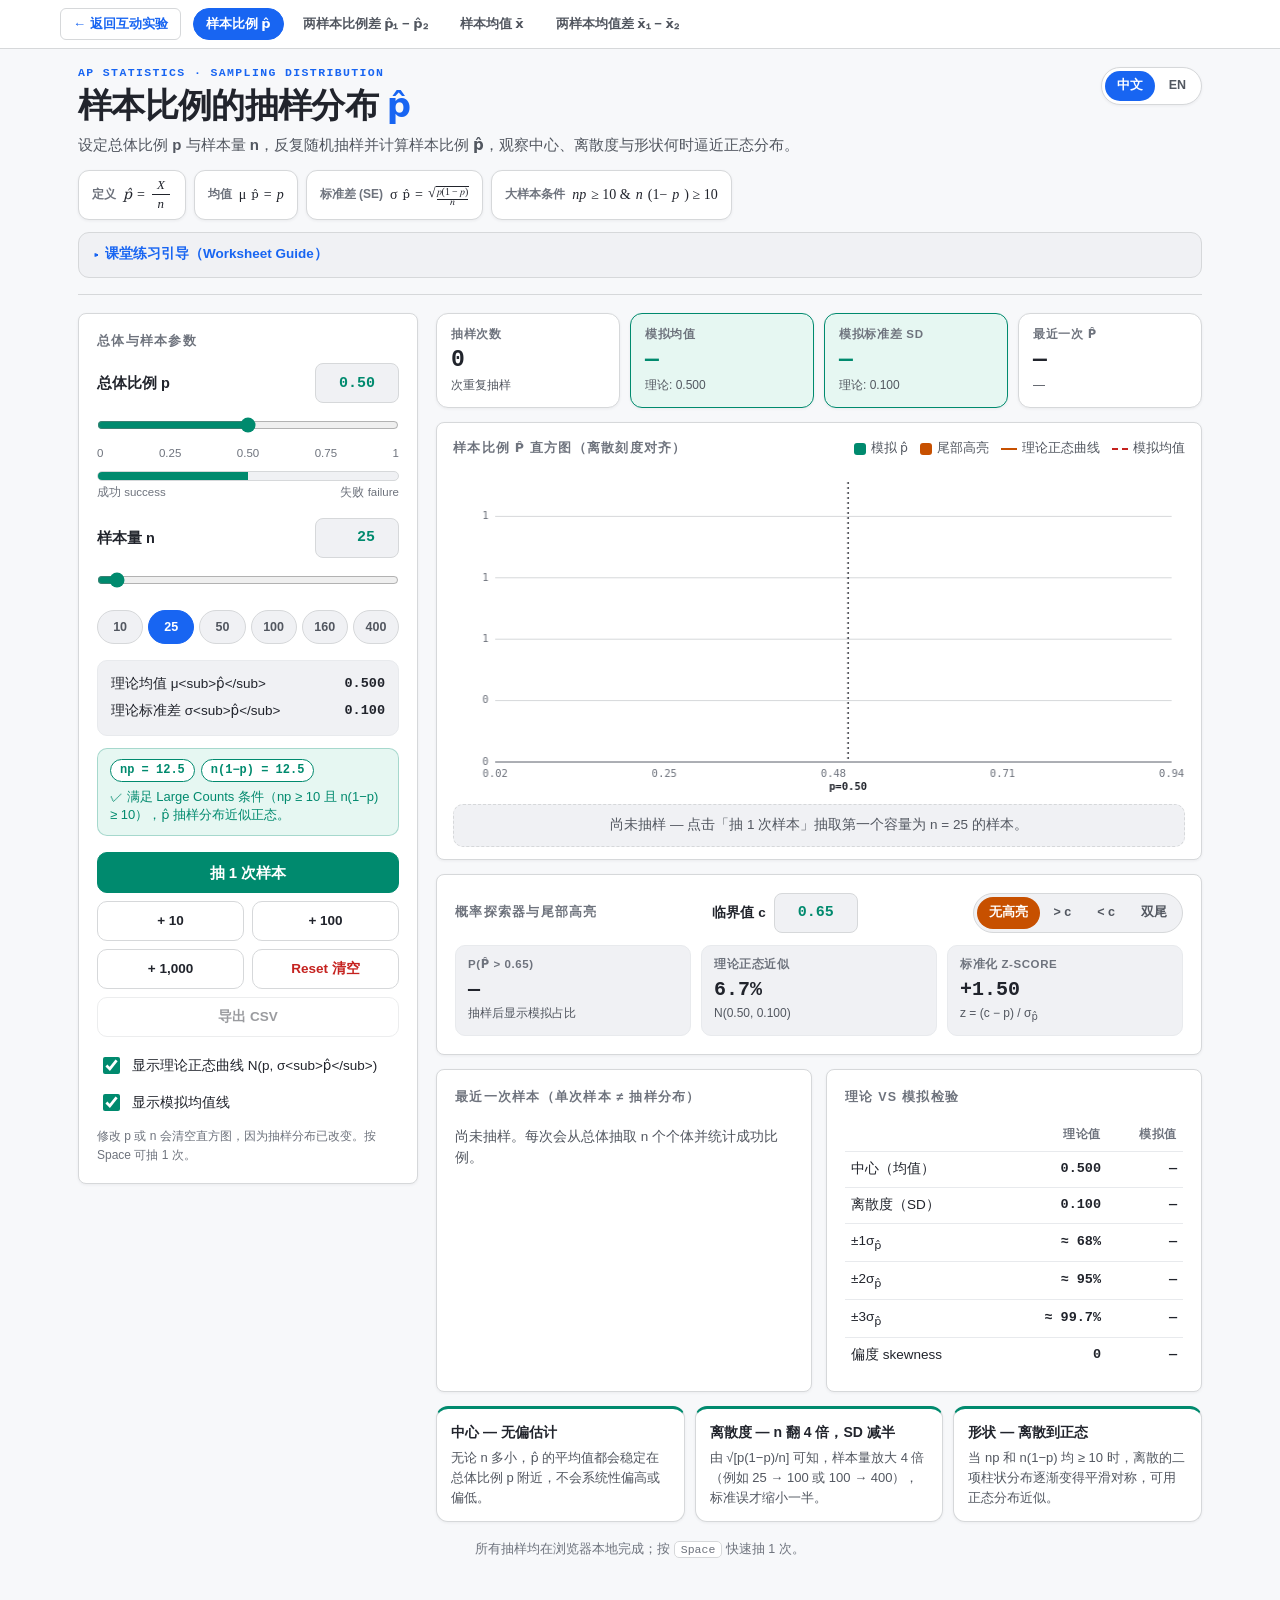
<file: tools/sampling/proportion.html>
<!doctype html>
<html lang="zh-CN">
<head>
<meta charset="utf-8">
<meta name="viewport" content="width=device-width, initial-scale=1, viewport-fit=cover">
<meta name="color-scheme" content="light">
<link rel="icon" href="data:,">
<title>样本比例的抽样分布模拟器 · Sampling Distribution of p̂</title>
<script>
try { if (window.self !== window.top) document.documentElement.classList.add('in-embed'); }
catch (e) { document.documentElement.classList.add('in-embed'); }
</script>
<style>
:root{
  --ground:#F7F8FA; --surface:#FFFFFF; --surface-2:#F0F1F4; --line:#D6D8DA; --line-soft:#E8EAED;
  --navy:#1865F2; --navy-2:#1152CC; --navy-soft:#EBF3FF;
  --ink:#21242C; --ink-2:#525760; --ink-3:#6E737D;
  --sage:#008A6E; --sage-soft:#E6F7F2;
  --accent:#C75000; --accent-soft:#FFF3E8;
  --gold:#B45309; --gold-soft:#FEF3C7; --gold-bright:#D97706;
  --danger:#C5221F; --danger-soft:#FEECEB;
  --serif:Georgia,"Times New Roman","Songti SC",serif;
  --sans:"Lato",-apple-system,BlinkMacSystemFont,"SF Pro Text","PingFang SC","Hiragino Sans GB","Segoe UI","Microsoft YaHei",sans-serif;
  --mono:ui-monospace,SFMono-Regular,Menlo,Monaco,Consolas,monospace;
  --shadow-sm:0 1px 3px rgba(33,36,44,.06);
  --r-md:8px; --r-sm:6px;
}
*{box-sizing:border-box}
html{-webkit-text-size-adjust:100%}
body{margin:0;background:var(--ground);color:var(--ink);font:400 15px/1.55 var(--sans);-webkit-font-smoothing:antialiased}
button,input,select{font:inherit;color:inherit}
button,input[type=number],select{min-height:40px}
:focus-visible{outline:2.5px solid var(--navy);outline-offset:2px;border-radius:var(--r-sm)}
.mono{font-family:var(--mono);font-variant-numeric:tabular-nums}

/* Top standalone nav (hidden when embedded in viewer or offline wrapper) */
.sim-nav{background:var(--surface);border-bottom:1px solid var(--line);padding:8px 18px}
.sim-nav-inner{max-width:1160px;margin:0 auto;display:flex;flex-wrap:wrap;gap:6px;align-items:center}
.sim-nav a,.sim-nav strong{padding:5px 12px;border-radius:999px;font-size:13px;font-weight:600;text-decoration:none;white-space:nowrap}
.sim-nav a.sim-back{color:var(--navy);border:1px solid var(--line);border-radius:6px;margin-right:6px;font-weight:700}
.sim-nav a.sim-back:hover{background:var(--navy-soft);border-color:var(--navy);color:var(--navy)}
.sim-nav a{color:var(--ink-2);border:1px solid transparent}
.sim-nav a:hover{background:var(--surface-2);border-color:var(--line);color:var(--ink)}
.sim-nav strong{background:var(--navy);color:#fff;border:1px solid var(--navy)}
.in-embed .sim-nav{display:none}

.wrap{max-width:1160px;margin:0 auto;padding:18px 18px 40px}
header.top{padding-bottom:16px;border-bottom:1px solid var(--line);margin-bottom:18px}
.head-row{display:flex;justify-content:space-between;align-items:flex-start;gap:16px;flex-wrap:wrap}
.kicker{font:700 11.5px/1 var(--mono);letter-spacing:.12em;text-transform:uppercase;color:var(--navy);margin:0 0 6px}
h1{font:800 clamp(24px,3.6vw,34px)/1.18 var(--sans);margin:0;letter-spacing:-.02em}
h1 em{font-style:normal;color:var(--navy)}
.sub{margin:8px 0 0;color:var(--ink-2);font-size:15px;max-width:740px}

.lang-switch{display:inline-flex;background:var(--surface);border:1px solid var(--line);border-radius:999px;padding:3px;gap:2px;box-shadow:var(--shadow-sm);flex:none}
.lang-switch button{min-height:30px;padding:0 12px;border:0;border-radius:999px;background:transparent;color:var(--ink-2);font-size:12.5px;font-weight:700;cursor:pointer}
.lang-switch button[aria-pressed="true"]{background:var(--navy);color:#fff}

.formula{display:flex;gap:8px;flex-wrap:wrap;margin-top:14px;align-items:stretch}
.chip{background:var(--surface);border:1px solid var(--line);padding:7px 13px;border-radius:11px;font-family:var(--serif);font-size:14px;display:inline-flex;align-items:center;gap:7px;line-height:1.25;box-shadow:var(--shadow-sm)}
.chip b{color:var(--sage);font-weight:700}
.chip .chip-label{font-family:var(--sans);font-size:12px;font-weight:700;color:var(--ink-3)}
.frac{display:inline-flex;flex-direction:column;vertical-align:middle;text-align:center;line-height:1.12;margin:0 2px;font-size:.92em}
.frac-num{display:block;padding:0 5px 2px;border-bottom:1.5px solid currentColor;white-space:nowrap}
.frac-den{display:block;padding:2px 5px 0;white-space:nowrap}
.eq{display:inline-flex;align-items:center;gap:5px;white-space:nowrap}

.guide-box{margin-top:12px;background:var(--surface-2);border:1px solid var(--line);border-radius:11px;padding:8px 14px;font-size:13.5px}
.guide-box summary{cursor:pointer;font-weight:700;color:var(--navy);list-style:none;display:flex;align-items:center;gap:6px;min-height:28px}
.guide-box summary::-webkit-details-marker{display:none}
.guide-box summary::before{content:"▸";font-size:12px;transition:transform .15s ease}
.guide-box[open] summary::before{transform:rotate(90deg)}
.guide-box p{margin:8px 0 4px;color:var(--ink-2)}

.layout{display:grid;grid-template-columns:340px 1fr;gap:18px;align-items:start}
@media(max-width:900px){.layout{grid-template-columns:1fr}}

.card{background:var(--surface);border:1px solid var(--line);border-radius:var(--r-md);padding:18px;box-shadow:var(--shadow-sm)}
.card h2{font-size:12.5px;letter-spacing:.1em;text-transform:uppercase;margin:0 0 12px;color:var(--ink-3);font-weight:700}

.ctl{margin-bottom:16px}
.label-row{display:flex;justify-content:space-between;align-items:center;gap:8px;margin-bottom:6px}
.label-row label{font-weight:700;font-size:14.5px}
.num-input{width:84px;padding:4px 8px;text-align:right;font-family:var(--mono);font-weight:700;font-size:15px;color:var(--sage);background:var(--surface-2);border:1px solid var(--line);border-radius:8px;min-height:36px}
input[type=range]{width:100%;accent-color:var(--sage);height:32px;margin:0;cursor:pointer}
.ticks{display:flex;justify-content:space-between;font-size:11.5px;color:var(--ink-3);margin-top:-2px}
.pbar{display:flex;height:10px;border-radius:999px;overflow:hidden;border:1px solid var(--line);margin-top:8px;background:var(--surface-2)}
.pbar .yes{background:var(--sage);transition:width .14s ease}
.pbar-legend{display:flex;justify-content:space-between;font-size:11.5px;color:var(--ink-3);margin-top:3px}

.n-presets{display:grid;grid-template-columns:repeat(6,1fr);gap:5px;margin-top:8px}
.n-presets button{min-height:34px;padding:0 4px;border-radius:999px;border:1px solid var(--line);background:var(--surface-2);cursor:pointer;font-weight:700;font-size:12.5px;color:var(--ink-2)}
.n-presets button:hover{border-color:var(--sage);color:var(--ink)}
.n-presets button.active{background:var(--navy);color:#fff;border-color:var(--navy)}

.theory{background:var(--surface-2);border:1px solid var(--line-soft);border-radius:10px;padding:10px 13px;font-size:13.5px}
.theory div{display:flex;justify-content:space-between;padding:3px 0}
.theory span:last-child{font-family:var(--mono);font-weight:700}

.cond{margin-top:12px;padding:10px 12px;border-radius:10px;font-size:13px;line-height:1.45;border:1px solid transparent}
.cond.ok{background:var(--sage-soft);color:var(--sage);border-color:rgba(0,138,110,.28)}
.cond.warn{background:var(--gold-soft);color:#92400E;border-color:rgba(180,83,9,.28)}
.cond-chips{display:flex;flex-wrap:wrap;gap:6px;margin-bottom:6px}
.cchip{font:700 12px/1.2 var(--mono);padding:3px 9px;border-radius:999px;background:var(--surface);border:1px solid currentColor}

.actions{display:grid;grid-template-columns:1fr 1fr;gap:8px;margin-top:16px}
.actions button{border-radius:10px;border:1px solid var(--line);background:var(--surface);cursor:pointer;font-weight:700;padding:8px 10px;font-size:13.5px}
.actions button:hover{border-color:var(--navy)}
.actions button:active{transform:translateY(1px)}
.actions button.primary{background:var(--sage);color:#fff;border-color:var(--sage);grid-column:span 2;font-size:15px}
.actions button.reset{color:var(--danger)}
.actions button:disabled{opacity:.45;cursor:default;transform:none}

.toggles{margin-top:12px;display:grid;gap:4px;font-size:13.5px}
.toggles label{display:flex;align-items:center;gap:9px;padding:5px 2px;cursor:pointer}
.toggles input{width:17px;height:17px;accent-color:var(--sage);cursor:pointer}
.hint-note{font-size:12px;color:var(--ink-3);margin:8px 0 0}

/* Main panel */
.stats{display:grid;grid-template-columns:repeat(4,1fr);gap:10px;margin-bottom:14px}
@media(max-width:640px){.stats{grid-template-columns:1fr 1fr}}
.stat{background:var(--surface);border:1px solid var(--line);border-radius:12px;padding:12px 14px;box-shadow:var(--shadow-sm)}
.stat .k{font-size:11.5px;letter-spacing:.06em;text-transform:uppercase;color:var(--ink-3);font-weight:700}
.stat .v{font-family:var(--mono);font-size:23px;font-weight:800;line-height:1.2;margin-top:3px;font-variant-numeric:tabular-nums}
.stat .s{font-size:12px;color:var(--ink-2);margin-top:2px}
.stat.highlight{border-color:var(--sage);background:var(--sage-soft)}
.stat.highlight .v{color:var(--sage)}

.chart-card{padding:16px 16px 12px}
.chart-head{display:flex;justify-content:space-between;align-items:center;flex-wrap:wrap;gap:8px;margin-bottom:8px}
.chart-head h2{margin:0}
.legend{display:flex;gap:12px;font-size:12.5px;color:var(--ink-2);flex-wrap:wrap}
.legend span{display:inline-flex;align-items:center;gap:5px}
.swatch{display:inline-block;width:12px;height:12px;border-radius:3px}
.swatch-line{display:inline-block;width:16px;height:0;border-top:2.5px solid var(--accent)}
.swatch-dash{display:inline-block;width:16px;height:0;border-top:2px dashed var(--danger)}
canvas{width:100%;height:330px;display:block}
@media(max-width:640px){canvas{height:270px}}
.empty-note{text-align:center;color:var(--ink-2);font-size:13.5px;padding:10px 12px;background:var(--surface-2);border:1px dashed var(--line);border-radius:10px;margin-top:8px}

/* Probability Explorer */
.prob-card{margin-top:14px}
.prob-controls{display:flex;flex-wrap:wrap;gap:10px;align-items:center;justify-content:space-between}
.prob-input-wrap{display:flex;align-items:center;gap:8px}
.prob-input-wrap label{font-size:13.5px;font-weight:700}
.seg{display:inline-flex;background:var(--surface-2);border:1px solid var(--line);border-radius:999px;padding:3px;gap:2px;flex-wrap:wrap}
.seg button{min-height:32px;padding:0 12px;border:0;border-radius:999px;background:transparent;font-size:12.5px;font-weight:700;color:var(--ink-2);cursor:pointer}
.seg button[aria-pressed="true"]{background:var(--accent);color:#fff}
.prob-grid{display:grid;grid-template-columns:repeat(3,1fr);gap:10px;margin-top:12px}
@media(max-width:640px){.prob-grid{grid-template-columns:1fr}}
.pbox{background:var(--surface-2);border:1px solid var(--line-soft);border-radius:10px;padding:10px 12px}
.pbox .pk{font-size:11.5px;font-weight:700;color:var(--ink-3);text-transform:uppercase;letter-spacing:.05em}
.pbox .pv{font:800 20px/1.25 var(--mono);margin-top:3px;color:var(--ink)}
.pbox .ps{font-size:12px;color:var(--ink-2);margin-top:2px}
.prob-warn{margin-top:8px;font-size:12.5px;color:#92400E;background:var(--gold-soft);padding:6px 10px;border-radius:8px}

.sub-grid{display:grid;grid-template-columns:1fr 1fr;gap:14px;margin-top:14px}
@media(max-width:860px){.sub-grid{grid-template-columns:1fr}}

table.check-tbl{width:100%;border-collapse:collapse;font-size:13.5px}
table.check-tbl th,table.check-tbl td{padding:7px 6px;border-bottom:1px solid var(--line-soft);text-align:right}
table.check-tbl th:first-child,table.check-tbl td:first-child{text-align:left}
table.check-tbl th{font-size:11.5px;color:var(--ink-3);text-transform:uppercase;letter-spacing:.05em}
table.check-tbl td.mono{font-family:var(--mono);font-weight:600}
table.check-tbl tr:last-child td{border-bottom:none}

.dots{display:flex;flex-wrap:wrap;gap:4px;margin:8px 0}
.sdot{width:13px;height:13px;border-radius:50%;border:1.8px solid transparent}
.sdot.s{background:var(--sage)}
.sdot.f{background:transparent;border-color:var(--ink-3);opacity:.55}
.sample-meta{font-size:13.5px;color:var(--ink-2);margin:6px 0 0}

.takeaways{margin-top:14px;display:grid;grid-template-columns:repeat(3,1fr);gap:10px}
@media(max-width:760px){.takeaways{grid-template-columns:1fr}}
.take{background:var(--surface);border:1px solid var(--line);border-top:3px solid var(--sage);border-radius:12px;padding:13px 14px;box-shadow:var(--shadow-sm)}
.take b{display:block;margin-bottom:4px;font-size:14px}
.take p{margin:0;font-size:13px;color:var(--ink-2)}

footer{margin-top:18px;font-size:12.5px;color:var(--ink-3);text-align:center}
.kbd{font-family:var(--mono);font-size:11.5px;background:var(--surface);border:1px solid var(--line);border-radius:5px;padding:1px 6px}
</style>
</head>
<body>
<nav class="sim-nav" aria-label="选择模拟器">
  <div class="sim-nav-inner">
    <a class="sim-back" href="../../index.html">← 返回互动实验</a>
    <strong aria-current="page" data-i18n="nav_p">样本比例 p̂</strong>
    <a href="proportion-difference.html" data-i18n="nav_pd">两样本比例差 p̂₁ − p̂₂</a>
    <a href="mean.html" data-i18n="nav_m">样本均值 x̄</a>
    <a href="mean-difference.html" data-i18n="nav_md">两样本均值差 x̄₁ − x̄₂</a>
  </div>
</nav>

<div class="wrap">
  <header class="top">
    <div class="head-row">
      <div>
        <p class="kicker">AP Statistics · Sampling Distribution</p>
        <h1 data-i18n-html="h1">样本比例的抽样分布 <em>p̂</em></h1>
        <p class="sub" data-i18n-html="sub">设定总体比例 <b>p</b> 与样本量 <b>n</b>，反复随机抽样并计算样本比例 <b>p̂</b>，观察中心、离散度与形状何时逼近正态分布。</p>
      </div>
      <div class="lang-switch" role="group" aria-label="Language toggle">
        <button type="button" id="langZh" aria-pressed="true">中文</button>
        <button type="button" id="langEn" aria-pressed="false">EN</button>
      </div>
    </div>

    <div class="formula">
      <span class="chip"><span class="chip-label" data-i18n="f_def">定义</span><span class="eq"><i>p̂</i> = <span class="frac"><span class="frac-num"><i>X</i></span><span class="frac-den"><i>n</i></span></span></span></span>
      <span class="chip"><span class="chip-label" data-i18n="f_mean">均值</span><span class="eq">μ<sub>p̂</sub> = <i>p</i></span></span>
      <span class="chip"><span class="chip-label" data-i18n="f_sd">标准差 (SE)</span><span class="eq">σ<sub>p̂</sub> = <math><msqrt><mfrac><mrow><mi>p</mi><mo>(</mo><mn>1</mn><mo>−</mo><mi>p</mi><mo>)</mo></mrow><mi>n</mi></mfrac></msqrt></math></span></span>
      <span class="chip"><span class="chip-label" data-i18n="f_cond">大样本条件</span><span class="eq"><i>np</i> ≥ 10 &amp; <i>n</i>(1−<i>p</i>) ≥ 10</span></span>
    </div>

    <details class="guide-box">
      <summary data-i18n="guide_title">课堂练习引导（Worksheet Guide）</summary>
      <p data-i18n="guide_body">第 1–2 页：用滑块或输入框选 n（含 25、160、400），每组抽 1,000 次，记录模拟均值和 SD。判断形状时可先取消勾选「显示理论正态曲线」，观察直方图本身是否对称。</p>
    </details>
  </header>

  <div class="layout">
    <section class="card" aria-label="参数设置">
      <h2 data-i18n="sec_ctrl">总体与样本参数</h2>

      <div class="ctl">
        <div class="label-row">
          <label for="pRange" data-i18n="lbl_p">总体比例 p</label>
          <input type="number" class="num-input" id="pNum" min="0.02" max="0.98" step="0.01" value="0.50" aria-label="总体比例 p 数值">
        </div>
        <input type="range" id="pRange" min="0.02" max="0.98" step="0.01" value="0.50">
        <div class="ticks"><span>0</span><span>0.25</span><span>0.50</span><span>0.75</span><span>1</span></div>
        <div class="pbar" aria-hidden="true"><div class="yes" id="pbar" style="width:50%"></div></div>
        <div class="pbar-legend"><span data-i18n="lbl_succ">成功 success</span><span data-i18n="lbl_fail">失败 failure</span></div>
      </div>

      <div class="ctl">
        <div class="label-row">
          <label for="nRange" data-i18n="lbl_n">样本量 n</label>
          <input type="number" class="num-input" id="nNum" min="5" max="1000" step="1" value="25" aria-label="样本量 n 数值">
        </div>
        <input type="range" id="nRange" min="5" max="500" step="5" value="25">
        <div class="n-presets" id="nPresets">
          <button type="button" data-n="10">10</button>
          <button type="button" data-n="25" class="active">25</button>
          <button type="button" data-n="50">50</button>
          <button type="button" data-n="100">100</button>
          <button type="button" data-n="160">160</button>
          <button type="button" data-n="400">400</button>
        </div>
      </div>

      <div class="theory">
        <div><span data-i18n="th_mean">理论均值 μ<sub>p̂</sub></span><span id="thMean">0.500</span></div>
        <div><span data-i18n="th_sd">理论标准差 σ<sub>p̂</sub></span><span id="thSD">0.100</span></div>
      </div>

      <div class="cond ok" id="condBox">
        <div class="cond-chips" id="condChips"></div>
        <div id="condText"></div>
      </div>

      <div class="actions">
        <button type="button" class="primary" id="btn1" data-i18n="btn_1">抽 1 次样本</button>
        <button type="button" id="btn10">+ 10</button>
        <button type="button" id="btn100">+ 100</button>
        <button type="button" id="btn1000">+ 1,000</button>
        <button type="button" class="reset" id="btnReset" data-i18n="btn_reset">Reset 清空</button>
        <button type="button" id="btnCsv" style="grid-column:span 2" disabled data-i18n="btn_csv">导出 CSV</button>
      </div>

      <div class="toggles">
        <label><input type="checkbox" id="chkCurve" checked><span data-i18n="tog_curve">显示理论正态曲线 N(p, σ<sub>p̂</sub>)</span></label>
        <label><input type="checkbox" id="chkMean" checked><span data-i18n="tog_mean">显示模拟均值线</span></label>
      </div>
      <p class="hint-note" data-i18n="hint_clear">修改 p 或 n 会清空直方图，因为抽样分布已改变。按 Space 可抽 1 次。</p>
    </section>

    <div>
      <div class="stats">
        <div class="stat"><div class="k" data-i18n="st_cnt">抽样次数</div><div class="v" id="stCount">0</div><div class="s" data-i18n="st_cnt_s">replications</div></div>
        <div class="stat highlight"><div class="k" data-i18n="st_mean">模拟均值 p̂̄</div><div class="v" id="stMean">—</div><div class="s" id="stMeanSub">theory: 0.500</div></div>
        <div class="stat highlight"><div class="k" data-i18n="st_sd">模拟标准差 SD</div><div class="v" id="stSD">—</div><div class="s" id="stSDSub">theory: 0.100</div></div>
        <div class="stat"><div class="k" data-i18n="st_last">最近一次 p̂</div><div class="v" id="stLast">—</div><div class="s" id="stLastSub">—</div></div>
      </div>

      <section class="card chart-card">
        <div class="chart-head">
          <h2 data-i18n="chart_title">样本比例 p̂ 直方图（离散刻度对齐）</h2>
          <div class="legend">
            <span><i class="swatch" style="background:var(--sage)"></i><span data-i18n="leg_bar">模拟 p̂</span></span>
            <span><i class="swatch" style="background:var(--accent)"></i><span data-i18n="leg_tail">尾部高亮</span></span>
            <span><i class="swatch-line"></i><span data-i18n="leg_curve">理论正态曲线</span></span>
            <span><i class="swatch-dash"></i><span data-i18n="leg_mean">模拟均值</span></span>
          </div>
        </div>
        <canvas id="chart" width="880" height="330"></canvas>
        <div class="empty-note" id="emptyNote"></div>
      </section>

      <section class="card prob-card" aria-label="概率探索器">
        <div class="prob-controls">
          <h2 style="margin:0" data-i18n="prob_title">概率探索器与尾部高亮</h2>
          <div class="prob-input-wrap">
            <label for="cutoff" data-i18n="prob_cut">临界值 c</label>
            <input type="number" class="num-input" id="cutoff" min="0" max="1" step="0.01" value="0.65">
          </div>
          <div class="seg" role="group" aria-label="尾部高亮模式">
            <button type="button" data-tail="none" aria-pressed="true" data-i18n="tail_none">无高亮</button>
            <button type="button" data-tail="gt" aria-pressed="false">&gt; c</button>
            <button type="button" data-tail="lt" aria-pressed="false">&lt; c</button>
            <button type="button" data-tail="two" aria-pressed="false" data-i18n="tail_two">双尾</button>
          </div>
        </div>
        <div class="prob-grid">
          <div class="pbox">
            <div class="pk" id="pEmpLbl">P(p̂ &gt; 0.65)</div>
            <div class="pv" id="pEmpVal">—</div>
            <div class="ps" id="pEmpSub">—</div>
          </div>
          <div class="pbox">
            <div class="pk" data-i18n="prob_model">理论正态近似</div>
            <div class="pv" id="pTheoVal">—</div>
            <div class="ps" id="pTheoSub">—</div>
          </div>
          <div class="pbox">
            <div class="pk" data-i18n="prob_z">标准化 z-score</div>
            <div class="pv" id="pZVal">—</div>
            <div class="ps">z = (c − p) / σ<sub>p̂</sub></div>
          </div>
        </div>
        <div class="prob-warn" id="probWarn" hidden data-i18n="prob_warn">⚠ 当前未满足 Large Counts 条件，理论正态概率仅供参考，请以模拟直方图为准。</div>
      </section>

      <div class="sub-grid">
        <section class="card" id="sampleCard">
          <h2 data-i18n="sec_last">最近一次样本（单次样本 ≠ 抽样分布）</h2>
          <div class="dots" id="dots"></div>
          <p class="sample-meta" id="sampleMeta"></p>
        </section>

        <section class="card">
          <h2 data-i18n="sec_check">理论 vs 模拟检验</h2>
          <table class="check-tbl">
            <thead><tr><th></th><th data-i18n="tbl_th">理论值</th><th data-i18n="tbl_sim">模拟值</th></tr></thead>
            <tbody>
              <tr><td data-i18n="row_mean">中心（均值）</td><td class="mono" id="tMean">—</td><td class="mono" id="sMean">—</td></tr>
              <tr><td data-i18n="row_sd">离散度（SD）</td><td class="mono" id="tSD">—</td><td class="mono" id="sSD">—</td></tr>
              <tr><td>±1σ<sub>p̂</sub></td><td class="mono">≈ 68%</td><td class="mono" id="sW1">—</td></tr>
              <tr><td>±2σ<sub>p̂</sub></td><td class="mono">≈ 95%</td><td class="mono" id="sW2">—</td></tr>
              <tr><td>±3σ<sub>p̂</sub></td><td class="mono">≈ 99.7%</td><td class="mono" id="sW3">—</td></tr>
              <tr><td data-i18n="row_skew">偏度 skewness</td><td class="mono">0</td><td class="mono" id="sSkew">—</td></tr>
            </tbody>
          </table>
        </section>
      </div>

      <div class="takeaways">
        <div class="take"><b data-i18n="tk1_t">中心 — 无偏估计</b><p data-i18n="tk1_b">无论 n 多小，p̂ 的平均值都会稳定在总体比例 p 附近，不会系统性偏高或偏低。</p></div>
        <div class="take"><b data-i18n="tk2_t">离散度 — n 翻 4 倍，SD 减半</b><p data-i18n="tk2_b">由 √[p(1−p)/n] 可知，样本量放大 4 倍（例如 25 → 100 或 100 → 400），标准误才缩小一半。</p></div>
        <div class="take"><b data-i18n="tk3_t">形状 — 离散到正态</b><p data-i18n="tk3_b">当 np 和 n(1−p) 均 ≥ 10 时，离散的二项柱状分布逐渐变得平滑对称，可用正态分布近似。</p></div>
      </div>
    </div>
  </div>

  <footer>
    <span data-i18n="foot">所有抽样均在浏览器本地完成；按</span> <span class="kbd">Space</span> <span data-i18n="foot2">快速抽 1 次。</span>
  </footer>
</div>

<script>
(function(){
  "use strict";
  var $ = function(id){ return document.getElementById(id); };
  var state = { p:0.50, n:25, reps:[], last:null, tail:"none", lang:"zh", cutoffTouched:false };

  var I18N = {
    zh:{
      nav_p:"样本比例 p̂", nav_pd:"两样本比例差 p̂₁ − p̂₂", nav_m:"样本均值 x̄", nav_md:"两样本均值差 x̄₁ − x̄₂",
      h1:"样本比例的抽样分布 <em>p̂</em>",
      sub:"设定总体比例 <b>p</b> 与样本量 <b>n</b>，反复随机抽样并计算样本比例 <b>p̂</b>，观察中心、离散度与形状何时逼近正态分布。",
      f_def:"定义", f_mean:"均值", f_sd:"标准差 (SE)", f_cond:"大样本条件",
      guide_title:"课堂练习引导（Worksheet Guide）",
      guide_body:"第 1–2 页：用滑块或输入框选 n（含 25、160、400），每组抽 1,000 次，记录模拟均值和 SD。判断形状时可先取消勾选「显示理论正态曲线」，观察直方图本身是否对称。",
      sec_ctrl:"总体与样本参数", lbl_p:"总体比例 p", lbl_n:"样本量 n", lbl_succ:"成功 success", lbl_fail:"失败 failure",
      th_mean:"理论均值 μ<sub>p̂</sub>", th_sd:"理论标准差 σ<sub>p̂</sub>",
      btn_1:"抽 1 次样本", btn_reset:"Reset 清空", btn_csv:"导出 CSV",
      tog_curve:"显示理论正态曲线 N(p, σ<sub>p̂</sub>)", tog_mean:"显示模拟均值线",
      hint_clear:"修改 p 或 n 会清空直方图，因为抽样分布已改变。按 Space 可抽 1 次。",
      st_cnt:"抽样次数", st_cnt_s:"次重复抽样", st_mean:"模拟均值", st_sd:"模拟标准差 SD", st_last:"最近一次 p̂",
      chart_title:"样本比例 p̂ 直方图（离散刻度对齐）", leg_bar:"模拟 p̂", leg_tail:"尾部高亮", leg_curve:"理论正态曲线", leg_mean:"模拟均值",
      prob_title:"概率探索器与尾部高亮", prob_cut:"临界值 c", tail_none:"无高亮", tail_two:"双尾",
      prob_model:"理论正态近似", prob_z:"标准化 z-score",
      prob_warn:"⚠ 当前未满足 Large Counts 条件，理论正态概率仅供参考，请以模拟直方图为准。",
      sec_last:"最近一次样本（单次样本 ≠ 抽样分布）", sec_check:"理论 vs 模拟检验",
      tbl_th:"理论值", tbl_sim:"模拟值", row_mean:"中心（均值）", row_sd:"离散度（SD）", row_skew:"偏度 skewness",
      tk1_t:"中心 — 无偏估计", tk1_b:"无论 n 多小，p̂ 的平均值都会稳定在总体比例 p 附近，不会系统性偏高或偏低。",
      tk2_t:"离散度 — n 翻 4 倍，SD 减半", tk2_b:"由 √[p(1−p)/n] 可知，样本量放大 4 倍（例如 25 → 100 或 100 → 400），标准误才缩小一半。",
      tk3_t:"形状 — 离散到正态", tk3_b:"当 np 和 n(1−p) 均 ≥ 10 时，离散的二项柱状分布逐渐变得平滑对称，可用正态分布近似。",
      foot:"所有抽样均在浏览器本地完成；按", foot2:"快速抽 1 次。",
      empty:"尚未抽样 — 点击「抽 1 次样本」抽取第一个容量为 n = {n} 的样本。",
      last_empty:"尚未抽样。每次会从总体抽取 n 个个体并统计成功比例。",
      cond_ok:"✓ 满足 Large Counts 条件（np ≥ 10 且 n(1−p) ≥ 10），p̂ 抽样分布近似正态。",
      cond_warn:"⚠ 未满足 Large Counts 条件：直方图将呈离散或偏态，正态曲线仅作参考。",
      theory_pre:"理论: ", succ_of:"{x} / {n} 成功",
      last_meta:"实心 = 成功，空心 = 失败。成功 {x} / {n} → p̂ = {phat}（总体 p = {p}）"
    },
    en:{
      nav_p:"Sample Proportion p̂", nav_pd:"Diff of Proportions p̂₁ − p̂₂", nav_m:"Sample Mean x̄", nav_md:"Diff of Means x̄₁ − x̄₂",
      h1:"Sampling Distribution of <em>p̂</em>",
      sub:"Set a true population proportion <b>p</b> and sample size <b>n</b>. Draw random samples to see how the center, spread, and shape of <b>p̂</b> behave.",
      f_def:"Definition", f_mean:"Mean", f_sd:"SD (SE)", f_cond:"Large Counts",
      guide_title:"Classroom Worksheet Guide",
      guide_body:"Pages 1–2: Use the slider or input box for n (including 25, 160, 400), take 1,000 samples per setting, and record the simulated mean & SD. Uncheck the Normal curve first when judging shape.",
      sec_ctrl:"Population & Sample", lbl_p:"True proportion p", lbl_n:"Sample size n", lbl_succ:"success", lbl_fail:"failure",
      th_mean:"Theoretical mean μ<sub>p̂</sub>", th_sd:"Theoretical SD σ<sub>p̂</sub>",
      btn_1:"Take 1 Sample", btn_reset:"Reset", btn_csv:"Download CSV",
      tog_curve:"Show Normal curve N(p, σ<sub>p̂</sub>)", tog_mean:"Show simulated mean line",
      hint_clear:"Changing p or n clears the histogram for the new sampling distribution. Press Space to draw 1.",
      st_cnt:"Samples taken", st_cnt_s:"replications", st_mean:"Mean of p̂", st_sd:"SD of p̂", st_last:"Last p̂",
      chart_title:"Histogram of Sample Proportions p̂ (Discrete-Aligned)", leg_bar:"p̂ values", leg_tail:"Shaded tail", leg_curve:"Normal curve", leg_mean:"Simulated mean",
      prob_title:"Probability Explorer & Tail Shading", prob_cut:"Cutoff c", tail_none:"None", tail_two:"Two-tail",
      prob_model:"Normal Model", prob_z:"z-score",
      prob_warn:"⚠ Large Counts condition is not met; the Normal model approximation may be inaccurate.",
      sec_last:"Most Recent Sample (One sample ≠ Sampling distribution)", sec_check:"Theory vs. Simulation",
      tbl_th:"Theory", tbl_sim:"Simulated", row_mean:"Center (Mean)", row_sd:"Spread (SD)", row_skew:"Skewness",
      tk1_t:"Center — Unbiased", tk1_b:"Regardless of n, the mean of p̂ values settles near the true population proportion p.",
      tk2_t:"Spread — 4× n halves SD", tk2_b:"Because σ = √[p(1−p)/n], quadrupling n (e.g., 25 → 100 or 100 → 400) cuts the SE in half.",
      tk3_t:"Shape — Discrete to Normal", tk3_b:"When both np ≥ 10 and n(1−p) ≥ 10, the discrete binomial histogram becomes smooth and bell-shaped.",
      foot:"All simulations run locally in your browser; press", foot2:"to take 1 sample.",
      empty:"No samples yet — click Take 1 Sample to draw your first sample of n = {n}.",
      last_empty:"No draws yet. Each draw samples n individuals and computes the sample proportion.",
      cond_ok:"✓ Large Counts met (np ≥ 10 and n(1−p) ≥ 10) — p̂ is approximately Normal.",
      cond_warn:"⚠ Large Counts NOT met — expect discrete gaps or skew; Normal curve is only a rough guide.",
      theory_pre:"theory: ", succ_of:"{x} of {n} successes",
      last_meta:"Filled = success, outline = failure. Successes: {x} / {n} → p̂ = {phat} (true p = {p})"
    }
  };

  function t(k){ return (I18N[state.lang] && I18N[state.lang][k]) || I18N.zh[k] || k; }
  function clamp(v,lo,hi){ return Math.min(hi, Math.max(lo, v)); }
  function fmt(x,d){ return (x===null||x===undefined||isNaN(x)) ? "—" : Number(x).toFixed(d===undefined?3:d); }
  function theorySE(){ return Math.sqrt(state.p * (1 - state.p) / state.n); }
  function arrMinMax(arr){
    if(!arr.length) return [0, 0];
    var mn = arr[0], mx = arr[0];
    for(var i=1;i<arr.length;i++){ if(arr[i]<mn) mn=arr[i]; if(arr[i]>mx) mx=arr[i]; }
    return [mn, mx];
  }
  function normalPDF(x,mu,sd){ var z=(x-mu)/sd; return Math.exp(-0.5*z*z)/(sd*Math.sqrt(2*Math.PI)); }
  function normalCDF(z){
    var a=Math.abs(z), p=1/(1+0.2316419*a);
    var poly=p*(0.319381530+p*(-0.356563782+p*(1.781477937+p*(-1.821255978+p*1.330274429))));
    var c=1-Math.exp(-0.5*a*a)/Math.sqrt(2*Math.PI)*poly;
    return z>=0 ? c : 1-c;
  }
  function cssVar(name){ return getComputedStyle(document.documentElement).getPropertyValue(name).trim(); }

  function applyLang(){
    document.documentElement.lang = state.lang === "zh" ? "zh-CN" : "en";
    $("langZh").setAttribute("aria-pressed", String(state.lang==="zh"));
    $("langEn").setAttribute("aria-pressed", String(state.lang==="en"));
    document.querySelectorAll("[data-i18n]").forEach(function(el){ el.textContent = t(el.dataset.i18n); });
    document.querySelectorAll("[data-i18n-html]").forEach(function(el){ el.innerHTML = t(el.dataset.i18nHtml); });
    syncAll();
  }

  function defaultCutoff(){
    var c = clamp(state.p + 1.5 * theorySE(), 0.01, 0.99);
    return Math.round(c * 100) / 100;
  }

  function syncTheory(){
    var se = theorySE();
    $("pNum").value = state.p.toFixed(2);
    $("pRange").value = state.p;
    $("nNum").value = state.n;
    $("nRange").value = Math.min(state.n, 500);
    $("pbar").style.width = (state.p * 100) + "%";
    $("thMean").textContent = fmt(state.p);
    $("thSD").textContent = fmt(se);
    $("stMeanSub").textContent = t("theory_pre") + fmt(state.p);
    $("stSDSub").textContent = t("theory_pre") + fmt(se);
    $("tMean").textContent = fmt(state.p);
    $("tSD").textContent = fmt(se);

    var np = state.n * state.p, nq = state.n * (1 - state.p);
    var ok = np >= 10 && nq >= 10;
    var box = $("condBox");
    box.className = "cond " + (ok ? "ok" : "warn");
    $("condChips").innerHTML =
      '<span class="cchip">np = ' + np.toFixed(1) + '</span>' +
      '<span class="cchip">n(1−p) = ' + nq.toFixed(1) + '</span>';
    $("condText").textContent = ok ? t("cond_ok") : t("cond_warn");
    $("probWarn").hidden = ok;

    document.querySelectorAll("#nPresets button").forEach(function(b){
      b.classList.toggle("active", parseInt(b.dataset.n, 10) === state.n);
    });
    if(!state.cutoffTouched){
      $("cutoff").value = defaultCutoff().toFixed(2);
    }
  }

  function take(k){
    var n = state.n, p = state.p;
    for(var r=0;r<k;r++){
      var s = 0, draws = [];
      for(var i=0;i<n;i++){
        var hit = Math.random() < p ? 1 : 0;
        s += hit;
        if(r === k-1 && i < 250) draws.push(hit);
      }
      var phat = s / n;
      state.reps.push({ x:s, phat:phat });
      if(r === k-1) state.last = { x:s, phat:phat, draws:draws };
    }
    syncAll();
  }

  function inTail(val, c, mode, mu){
    if(mode === "gt") return val > c;
    if(mode === "lt") return val < c;
    if(mode === "two") return Math.abs(val - mu) >= Math.abs(c - mu) - 1e-12;
    return false;
  }

  function updateProb(){
    var c = parseFloat($("cutoff").value);
    if(isNaN(c)) return;
    c = clamp(c, 0, 1);
    var se = theorySE(), mu = state.p, z = (c - mu) / se;
    var N = state.reps.length;
    var mode = state.tail;

    var lbl = mode === "lt" ? "P(p̂ < " + c.toFixed(2) + ")"
            : mode === "two" ? "P(|p̂ − p| ≥ " + Math.abs(c - mu).toFixed(2) + ")"
            : "P(p̂ > " + c.toFixed(2) + ")";
    $("pEmpLbl").textContent = lbl;

    var theoP = mode === "lt" ? normalCDF(z)
              : mode === "two" ? 2 * (1 - normalCDF(Math.abs(z)))
              : 1 - normalCDF(z);
    $("pTheoVal").textContent = (theoP * 100).toFixed(1) + "%";
    $("pTheoSub").textContent = "N(" + mu.toFixed(2) + ", " + fmt(se) + ")";
    $("pZVal").textContent = (z >= 0 ? "+" : "") + z.toFixed(2);

    if(N === 0){
      $("pEmpVal").textContent = "—";
      $("pEmpSub").textContent = state.lang === "zh" ? "抽样后显示模拟占比" : "Draw samples to compare";
    } else {
      var checkMode = mode === "none" ? "gt" : mode;
      var cnt = 0;
      for(var i=0;i<N;i++){ if(inTail(state.reps[i].phat, c, checkMode, mu)) cnt++; }
      $("pEmpVal").textContent = (cnt / N * 100).toFixed(1) + "%";
      $("pEmpSub").textContent = cnt.toLocaleString() + " / " + N.toLocaleString();
    }
  }

  function updateStatsAndSample(){
    var reps = state.reps, N = reps.length, se = theorySE();
    $("stCount").textContent = N.toLocaleString();
    $("btnCsv").disabled = N === 0;
    if(N === 0){
      $("stMean").textContent = $("stSD").textContent = $("stLast").textContent = "—";
      $("stLastSub").textContent = "—";
      $("sMean").textContent = $("sSD").textContent = $("sW1").textContent = $("sW2").textContent = $("sW3").textContent = $("sSkew").textContent = "—";
      $("emptyNote").hidden = false;
      $("emptyNote").textContent = t("empty").replace("{n}", state.n);
      $("dots").innerHTML = "";
      $("sampleMeta").textContent = t("last_empty");
      return;
    }

    $("emptyNote").hidden = true;
    var sum = 0, i;
    for(i=0;i<N;i++) sum += reps[i].phat;
    var mean = sum / N;
    var ss = 0, m3 = 0, c1 = 0, c2 = 0, c3 = 0;
    for(i=0;i<N;i++){
      var d = reps[i].phat - mean;
      ss += d * d;
      var ad = Math.abs(reps[i].phat - state.p);
      if(ad <= se) c1++;
      if(ad <= 2 * se) c2++;
      if(ad <= 3 * se) c3++;
    }
    var sd = N > 1 ? Math.sqrt(ss / (N - 1)) : 0;
    var skew = NaN;
    if(N >= 3 && sd > 0){
      for(i=0;i<N;i++) m3 += Math.pow((reps[i].phat - mean) / sd, 3);
      skew = m3 * N / ((N - 1) * (N - 2));
    }

    $("stMean").textContent = fmt(mean);
    $("stSD").textContent = N > 1 ? fmt(sd) : "—";
    $("stLast").textContent = fmt(state.last.phat);
    $("stLastSub").textContent = t("succ_of").replace("{x}", state.last.x).replace("{n}", state.n);
    $("sMean").textContent = fmt(mean);
    $("sSD").textContent = N > 1 ? fmt(sd) : "—";
    $("sW1").textContent = (c1 / N * 100).toFixed(1) + "%";
    $("sW2").textContent = (c2 / N * 100).toFixed(1) + "%";
    $("sW3").textContent = (c3 / N * 100).toFixed(1) + "%";
    $("sSkew").textContent = fmt(skew, 2);

    var html = "";
    for(i=0;i<state.last.draws.length;i++){
      html += '<span class="sdot ' + (state.last.draws[i] ? "s" : "f") + '"></span>';
    }
    if(state.n > 250) html += '<span style="font-size:12px;color:var(--ink-3);align-self:center">… +' + (state.n - 250) + '</span>';
    $("dots").innerHTML = html;
    $("sampleMeta").textContent = t("last_meta")
      .replace("{x}", state.last.x).replace("{n}", state.n)
      .replace("{phat}", fmt(state.last.phat)).replace("{p}", state.p.toFixed(2));
  }

  function drawChart(){
    var canvas = $("chart"), wrap = canvas.parentElement;
    var W = wrap.clientWidth, H = canvas.clientHeight || 330;
    var dpr = window.devicePixelRatio || 1;
    canvas.width = Math.round(W * dpr);
    canvas.height = Math.round(H * dpr);
    var ctx = canvas.getContext("2d");
    ctx.setTransform(dpr, 0, 0, dpr, 0, 0);
    ctx.clearRect(0, 0, W, H);

    var n = state.n, p = state.p, se = theorySE(), reps = state.reps, N = reps.length;
    var vals = [];
    for(var i=0;i<N;i++) vals.push(reps[i].phat);
    var mm = arrMinMax(vals);
    var lo0 = Math.max(0, p - 4.2 * se), hi0 = Math.min(1, p + 4.2 * se);
    if(N > 0){ lo0 = Math.min(lo0, mm[0]); hi0 = Math.max(hi0, mm[1]); }
    var minW = Math.max(0.08, 6 / n);
    if(hi0 - lo0 < minW){
      var mid = (lo0 + hi0) / 2;
      lo0 = clamp(mid - minW / 2, 0, 1 - minW);
      hi0 = clamp(lo0 + minW, minW, 1);
    }

    // Discrete-aligned binning on k = 0..n
    var kMin = Math.max(0, Math.floor(lo0 * n));
    var kMax = Math.min(n, Math.ceil(hi0 * n));
    var kSpan = Math.max(1, kMax - kMin + 1);
    var g = Math.max(1, Math.ceil(kSpan / 34));
    var bins = Math.ceil(kSpan / g);
    var bw = g / n;
    var counts = new Array(bins).fill(0);
    for(i=0;i<N;i++){
      var idx = Math.floor((reps[i].x - kMin) / g);
      if(idx < 0) idx = 0; if(idx >= bins) idx = bins - 1;
      counts[idx]++;
    }

    var axLo = Math.max(0, (kMin - 0.5) / n);
    var axHi = Math.min(1, (kMin + bins * g - 0.5) / n);
    if(axHi <= axLo){ axLo = 0; axHi = 1; }

    var maxC = 1;
    for(i=0;i<bins;i++){ if(counts[i] > maxC) maxC = counts[i]; }
    var showCurve = $("chkCurve").checked;
    if(showCurve && N > 0 && se > 0){
      var peak = N * bw * normalPDF(p, p, se);
      if(peak > maxC) maxC = peak;
    }
    var yMax = maxC * 1.14;

    var padL = 44, padR = 14, padT = 16, padB = 34;
    var cw = W - padL - padR, ch = H - padT - padB;
    function X(v){ return padL + (v - axLo) / (axHi - axLo) * cw; }
    function Y(c){ return padT + ch - (c / yMax) * ch; }

    var ink = cssVar("--ink"), muted = cssVar("--ink-3"), line = cssVar("--line"),
        sage = cssVar("--sage"), accent = cssVar("--accent"), danger = cssVar("--danger");

    // Gridlines
    ctx.font = "11px ui-monospace, Menlo, monospace";
    ctx.lineWidth = 1;
    for(var s=0;s<=4;s++){
      var cval = (yMax / 1.14) * s / 4, yy = Y(cval);
      ctx.strokeStyle = line;
      ctx.beginPath(); ctx.moveTo(padL, yy); ctx.lineTo(W - padR, yy); ctx.stroke();
      ctx.fillStyle = muted; ctx.textAlign = "right"; ctx.textBaseline = "middle";
      ctx.fillText(Math.round(cval).toString(), padL - 7, yy);
    }

    var cCut = parseFloat($("cutoff").value);
    var tailMode = state.tail;

    // Bars
    for(var b=0;b<bins;b++){
      if(!counts[b]) continue;
      var xL = Math.max(axLo, (kMin + b * g - 0.5) / n);
      var xR = Math.min(axHi, (kMin + (b + 1) * g - 0.5) / n);
      var midB = (kMin + b * g + (g - 1) / 2) / n;
      var shaded = !isNaN(cCut) && inTail(midB, cCut, tailMode, p);
      ctx.fillStyle = shaded ? accent : sage;
      ctx.globalAlpha = shaded ? 0.92 : (tailMode === "none" ? 0.84 : 0.42);
      var px0 = X(xL) + 0.6, px1 = X(xR) - 0.6;
      var bh = (counts[b] / yMax) * ch;
      ctx.fillRect(px0, Y(counts[b]), Math.max(2, px1 - px0), bh);
    }
    ctx.globalAlpha = 1;

    // Normal curve + tail fill
    if(showCurve && N > 0 && se > 0){
      var steps = 160;
      if(tailMode !== "none" && !isNaN(cCut)){
        ctx.fillStyle = accent;
        ctx.globalAlpha = 0.22;
        function shadeInterval(a, bnd){
          if(bnd <= a) return;
          ctx.beginPath();
          ctx.moveTo(X(a), Y(0));
          for(var j=0;j<=80;j++){
            var xv = a + (bnd - a) * j / 80;
            ctx.lineTo(X(xv), Y(N * bw * normalPDF(xv, p, se)));
          }
          ctx.lineTo(X(bnd), Y(0));
          ctx.closePath();
          ctx.fill();
        }
        if(tailMode === "gt" && cCut < axHi) shadeInterval(Math.max(axLo, cCut), axHi);
        if(tailMode === "lt" && cCut > axLo) shadeInterval(axLo, Math.min(axHi, cCut));
        if(tailMode === "two"){
          var dCut = Math.abs(cCut - p);
          var leftCut = p - dCut, rightCut = p + dCut;
          if(leftCut > axLo) shadeInterval(axLo, Math.min(axHi, leftCut));
          if(rightCut < axHi) shadeInterval(Math.max(axLo, rightCut), axHi);
        }
        ctx.globalAlpha = 1;
      }

      ctx.beginPath(); ctx.strokeStyle = accent; ctx.lineWidth = 2.4;
      for(var px=0;px<=steps;px++){
        var xv2 = axLo + (axHi - axLo) * px / steps;
        var yv2 = Y(N * bw * normalPDF(xv2, p, se));
        if(px === 0) ctx.moveTo(X(xv2), yv2); else ctx.lineTo(X(xv2), yv2);
      }
      ctx.stroke();
    }

    // Cutoff line
    if(tailMode !== "none" && !isNaN(cCut) && cCut >= axLo && cCut <= axHi){
      ctx.strokeStyle = accent; ctx.lineWidth = 1.8; ctx.setLineDash([4, 3]);
      ctx.beginPath(); ctx.moveTo(X(cCut), padT); ctx.lineTo(X(cCut), Y(0)); ctx.stroke();
      ctx.setLineDash([]);
      ctx.fillStyle = accent; ctx.font = "700 11px ui-monospace, Menlo, monospace";
      ctx.textAlign = cCut > (axLo + axHi) / 2 ? "right" : "left"; ctx.textBaseline = "top";
      ctx.fillText("c=" + cCut.toFixed(2), X(cCut) + (cCut > (axLo + axHi)/2 ? -5 : 5), padT + 2);
    }

    // Simulated mean line
    if($("chkMean").checked && N > 0){
      var sm = 0; for(i=0;i<N;i++) sm += reps[i].phat; sm /= N;
      var mx = X(sm);
      ctx.strokeStyle = danger; ctx.lineWidth = 2; ctx.setLineDash([6, 4]);
      ctx.beginPath(); ctx.moveTo(mx, padT); ctx.lineTo(mx, Y(0)); ctx.stroke(); ctx.setLineDash([]);
      ctx.fillStyle = danger; ctx.font = "700 11.5px ui-monospace, Menlo, monospace";
      ctx.textAlign = sm > (axLo + axHi) / 2 ? "right" : "left"; ctx.textBaseline = "top";
      ctx.fillText((state.lang==="zh"?"均值=":"mean=") + fmt(sm), mx + (sm > (axLo + axHi)/2 ? -6 : 6), padT + 15);
    }

    // True p vertical marker
    if(p >= axLo && p <= axHi){
      ctx.strokeStyle = ink; ctx.lineWidth = 1.4; ctx.setLineDash([2, 3]);
      ctx.beginPath(); ctx.moveTo(X(p), padT); ctx.lineTo(X(p), Y(0)); ctx.stroke(); ctx.setLineDash([]);
    }

    // Axis & ticks
    ctx.strokeStyle = muted; ctx.lineWidth = 1;
    ctx.beginPath(); ctx.moveTo(padL, Y(0)); ctx.lineTo(W - padR, Y(0)); ctx.stroke();
    ctx.fillStyle = muted; ctx.font = "11px ui-monospace, Menlo, monospace"; ctx.textAlign = "center"; ctx.textBaseline = "top";
    for(var tk=0;tk<=4;tk++){
      var tv = axLo + (axHi - axLo) * tk / 4;
      ctx.fillText(tv.toFixed(2), X(tv), Y(0) + 7);
    }
    ctx.fillStyle = ink; ctx.font = "700 11px ui-monospace, Menlo, monospace";
    if(p >= axLo && p <= axHi) ctx.fillText("p=" + p.toFixed(2), X(p), Y(0) + 20);
  }

  function syncAll(){
    syncTheory();
    updateStatsAndSample();
    updateProb();
    drawChart();
  }

  function resetWithParam(){
    state.reps = [];
    state.last = null;
    syncAll();
  }

  // Init listeners strictly once
  $("pRange").addEventListener("input", function(){ state.p = clamp(parseFloat(this.value), 0.02, 0.98); resetWithParam(); });
  $("pNum").addEventListener("change", function(){
    var v = parseFloat(this.value);
    state.p = isNaN(v) ? 0.50 : clamp(Math.round(v * 100) / 100, 0.02, 0.98);
    resetWithParam();
  });
  $("nRange").addEventListener("input", function(){ state.n = clamp(parseInt(this.value, 10), 5, 1000); resetWithParam(); });
  $("nNum").addEventListener("change", function(){
    var v = parseInt(this.value, 10);
    state.n = isNaN(v) ? 25 : clamp(v, 5, 1000);
    resetWithParam();
  });
  document.querySelectorAll("#nPresets button").forEach(function(b){
    b.addEventListener("click", function(){ state.n = parseInt(this.dataset.n, 10); resetWithParam(); });
  });

  $("btn1").addEventListener("click", function(){ take(1); });
  $("btn10").addEventListener("click", function(){ take(10); });
  $("btn100").addEventListener("click", function(){ take(100); });
  $("btn1000").addEventListener("click", function(){ take(1000); });
  $("btnReset").addEventListener("click", resetWithParam);
  $("chkCurve").addEventListener("change", drawChart);
  $("chkMean").addEventListener("change", drawChart);

  $("cutoff").addEventListener("input", function(){ state.cutoffTouched = true; updateProb(); drawChart(); });
  document.querySelectorAll("[data-tail]").forEach(function(btn){
    btn.addEventListener("click", function(){
      state.tail = this.dataset.tail;
      document.querySelectorAll("[data-tail]").forEach(function(x){ x.setAttribute("aria-pressed", String(x === btn)); });
      updateProb(); drawChart();
    });
  });

  $("btnCsv").addEventListener("click", function(){
    if(!state.reps.length) return;
    var rows = ["rep,successes,n,phat"];
    for(var i=0;i<state.reps.length;i++){
      rows.push((i+1) + "," + state.reps[i].x + "," + state.n + "," + state.reps[i].phat.toFixed(6));
    }
    var blob = new Blob([rows.join("\n")], {type:"text/csv"});
    var a = document.createElement("a");
    a.href = URL.createObjectURL(blob);
    a.download = "sampling-proportion-n" + state.n + ".csv";
    document.body.appendChild(a); a.click(); document.body.removeChild(a);
    setTimeout(function(){ URL.revokeObjectURL(a.href); }, 1500);
  });

  $("langZh").addEventListener("click", function(){ state.lang = "zh"; try{localStorage.setItem("mg-sampling-lang","zh");}catch(e){} applyLang(); });
  $("langEn").addEventListener("click", function(){ state.lang = "en"; try{localStorage.setItem("mg-sampling-lang","en");}catch(e){} applyLang(); });

  document.addEventListener("keydown", function(e){
    if(e.code === "Space" && !/INPUT|BUTTON|SELECT|TEXTAREA/.test(document.activeElement.tagName)){
      e.preventDefault(); take(1);
    }
  });

  var resizeT = null;
  window.addEventListener("resize", function(){ clearTimeout(resizeT); resizeT = setTimeout(drawChart, 100); });
  if(window.matchMedia){
    var mq = window.matchMedia("(prefers-color-scheme: dark)");
    if(mq.addEventListener) mq.addEventListener("change", drawChart);
  }

  try { var saved = localStorage.getItem("mg-sampling-lang"); if(saved === "en" || saved === "zh") state.lang = saved; } catch(e){}
  applyLang();
})();
</script>
</body>
</html>
</file>
<file: styles.css>
/* ==========================================================
   MG Math Visual Lab — Khan Academy–Inspired Design System
   Cool light canvas (#F7F8FA), pure white bordered cards, cobalt blue (#1865F2).
   ========================================================== */
@font-face {
  font-family: "Montserrat";
  src: url("fonts/Montserrat-Variable.woff2") format("woff2");
  font-style: normal;
  font-weight: 100 900;
  font-display: swap;
}

:root {
  --ground: #F7F8FA;
  --surface: #FFFFFF;
  --surface-2: #F0F1F4;
  --line: #D6D8DA;
  --line-strong: #BFC3C9;
  --line-soft: #E8EAED;
  --navy: #1865F2;
  --navy-2: #1152CC;
  --navy-deep: #0A2A66;
  --navy-soft: #EBF3FF;
  --navy-border: #C5DBFF;
  --navy-text: #525760;
  --ink: #21242C;
  --ink-2: #525760;
  --ink-3: #6E737D;
  --accent: #C75000;
  --accent-soft: #FFF3E8;
  --accent-border: #FCD9B6;
  --gold: #1865F2;
  --gold-soft: #EBF3FF;
  --gold-bright: #1865F2;
  --sage: #008A6E;
  --sage-soft: #E6F7F2;
  --sage-border: #B5E6D8;
  --sans: "Lato", "Montserrat", -apple-system, BlinkMacSystemFont, "SF Pro Text", "PingFang SC", "Hiragino Sans GB", "Segoe UI", "Microsoft YaHei", sans-serif;
  --serif: var(--sans);
  --r-sm: 4px;
  --r-md: 8px;
  --r-lg: 8px;
  --shadow-sm: 0 1px 3px rgba(33, 36, 44, 0.06);
  --shadow-md: 0 4px 12px rgba(24, 101, 242, 0.1);
  --t: background-color 0.14s ease, border-color 0.14s ease, color 0.14s ease, box-shadow 0.16s ease;
}

*, *::before, *::after {
  box-sizing: border-box;
}

html {
  scroll-behavior: smooth;
  -webkit-text-size-adjust: 100%;
}

body {
  margin: 0;
  min-height: 100vh;
  display: flex;
  flex-direction: column;
  background: var(--ground);
  color: var(--ink);
  font: 400 15px/1.6 var(--sans);
  -webkit-font-smoothing: antialiased;
}

a {
  color: inherit;
  text-decoration: none;
}

button, input, select {
  font: inherit;
  color: inherit;
}

:focus-visible {
  outline: 2.5px solid var(--navy);
  outline-offset: 2px;
  border-radius: var(--r-sm);
}

.skip {
  position: fixed;
  left: 16px;
  top: -100px;
  z-index: 100;
  padding: 10px 16px;
  border-radius: var(--r-sm);
  background: var(--navy);
  color: #fff;
  font-size: 13px;
  font-weight: 700;
  box-shadow: var(--shadow-md);
}

.skip:focus {
  top: 12px;
}

[hidden] {
  display: none !important;
}

/* ---------- Header ---------- */
.site-header {
  position: sticky;
  top: 0;
  z-index: 40;
  background: #FFFFFF;
  border-bottom: 1px solid var(--line);
}

.header-inner {
  width: 100%;
  max-width: 1360px;
  margin: 0 auto;
  padding: 12px 28px;
  display: flex;
  align-items: center;
  justify-content: space-between;
  gap: 20px;
}

.brand {
  display: inline-flex;
  align-items: center;
  gap: 10px;
  min-width: 0;
}

.mark {
  flex: none;
  width: 34px;
  height: 34px;
  border-radius: 6px;
  background: var(--navy);
  color: #fff;
  display: inline-flex;
  align-items: center;
  justify-content: center;
  font: 800 13.5px/1 var(--sans);
  letter-spacing: -0.02em;
  transition: var(--t);
}

.mark em {
  font-style: normal;
  color: #fff;
}

.brand:hover .mark {
  background: var(--navy-2);
}

.brand-text {
  display: flex;
  flex-direction: column;
  line-height: 1.2;
}

.brand-text strong {
  font-size: 14.5px;
  font-weight: 800;
  letter-spacing: 0.04em;
  color: var(--ink);
}

.brand-text small {
  margin-top: 2px;
  font-size: 12px;
  font-weight: 500;
  color: var(--ink-3);
}

.site-nav {
  display: flex;
  align-items: center;
  gap: 4px;
}

.site-nav a {
  padding: 7px 13px;
  border-radius: var(--r-sm);
  font-size: 13.5px;
  font-weight: 700;
  color: var(--ink-2);
  white-space: nowrap;
  transition: var(--t);
}

.site-nav a:hover {
  background: var(--navy-soft);
  color: var(--navy);
}

.site-nav a[aria-current="page"] {
  background: var(--navy-soft);
  color: var(--navy);
  box-shadow: inset 0 -2px 0 var(--navy);
}

/* ---------- Main Container ---------- */
main {
  width: 100%;
  max-width: 1360px;
  margin: 0 auto;
  padding: 24px 28px 64px;
  flex: 1;
}

/* ---------- Khan Light Tinted Hero ---------- */
.hero {
  position: relative;
  display: flex;
  align-items: center;
  justify-content: space-between;
  gap: 24px;
  margin-bottom: 18px;
  padding: 24px 28px;
  border-radius: var(--r-lg);
  background: var(--navy-soft);
  border: 1px solid var(--navy-border);
  color: var(--ink);
}

.hero-copy {
  min-width: 0;
}

.eyebrow {
  display: inline-flex;
  align-items: center;
  gap: 7px;
  margin: 0 0 6px;
  font-size: 12px;
  font-weight: 700;
  letter-spacing: 0.05em;
  text-transform: uppercase;
  color: var(--navy-deep);
}

.hero h1 {
  margin: 0;
  font: 700 clamp(24px, 3vw, 30px)/1.2 var(--sans);
  letter-spacing: -0.015em;
  color: var(--ink);
}

.hero-sub {
  margin: 7px 0 0;
  font-size: 14.5px;
  color: var(--ink-2);
  max-width: 620px;
}

.hero-stat {
  flex: none;
  display: flex;
  flex-direction: column;
  align-items: center;
  justify-content: center;
  min-width: 126px;
  padding: 12px 18px;
  border-radius: var(--r-md);
  background: var(--surface);
  border: 1px solid var(--navy-border);
  box-shadow: var(--shadow-sm);
  text-align: center;
}

.hero-stat strong {
  font: 700 28px/1 var(--sans);
  color: var(--navy);
  font-variant-numeric: tabular-nums;
}

.hero-stat span {
  margin-top: 5px;
  font-size: 12px;
  font-weight: 600;
  color: var(--ink-2);
  white-space: nowrap;
}

/* ---------- Toolbar ---------- */
.toolbar {
  display: flex;
  flex-direction: column;
  gap: 11px;
  margin-bottom: 24px;
  padding: 12px 16px;
  border-radius: var(--r-md);
  background: var(--surface);
  border: 1px solid var(--line);
  box-shadow: var(--shadow-sm);
}

.toolbar-row {
  display: flex;
  align-items: center;
  justify-content: space-between;
  gap: 12px;
  flex-wrap: wrap;
}

.filter-pills {
  display: flex;
  align-items: center;
  gap: 6px;
  flex-wrap: wrap;
}

.filter-pill {
  display: inline-flex;
  align-items: center;
  gap: 6px;
  min-height: 34px;
  padding: 0 12px;
  border-radius: var(--r-sm);
  border: 1px solid var(--line);
  background: var(--surface);
  color: var(--ink-2);
  font-size: 13px;
  font-weight: 600;
  cursor: pointer;
  transition: var(--t);
}

.filter-pill:hover {
  border-color: var(--navy);
  color: var(--navy);
  background: var(--navy-soft);
}

.filter-pill[aria-pressed="true"] {
  background: var(--navy);
  border-color: var(--navy);
  color: #fff;
  font-weight: 700;
}

.filter-pill .pill-n {
  font-size: 11.5px;
  font-weight: 700;
  opacity: 0.72;
  font-variant-numeric: tabular-nums;
}

.filter-pill[aria-pressed="true"] .pill-n {
  color: rgba(255, 255, 255, 0.88);
  opacity: 1;
}

.search-box {
  position: relative;
  display: flex;
  align-items: center;
  flex: 1 1 240px;
  max-width: 320px;
  min-width: 200px;
}

.search-ico {
  position: absolute;
  left: 11px;
  width: 16px;
  height: 16px;
  color: var(--ink-3);
  pointer-events: none;
}

.search-box input {
  width: 100%;
  height: 34px;
  padding: 0 30px 0 33px;
  border-radius: var(--r-sm);
  border: 1px solid var(--line);
  background: var(--surface);
  font-size: 13px;
  color: var(--ink);
  transition: var(--t);
}

.search-box input::placeholder {
  color: var(--ink-3);
}

.search-box input:focus {
  outline: none;
  background: #fff;
  border-color: var(--navy);
  box-shadow: 0 0 0 3px var(--navy-soft);
}

.search-clear {
  position: absolute;
  right: 6px;
  width: 22px;
  height: 22px;
  border: 0;
  border-radius: 50%;
  background: var(--surface-2);
  color: var(--ink-2);
  font-size: 14px;
  line-height: 1;
  cursor: pointer;
  display: grid;
  place-items: center;
}

.search-clear:hover {
  background: var(--line);
  color: var(--ink);
}

.toolbar-meta {
  display: flex;
  align-items: center;
  justify-content: space-between;
  gap: 12px;
  flex-wrap: wrap;
  padding-top: 10px;
  border-top: 1px solid var(--line-soft);
  font-size: 12.5px;
  color: var(--ink-2);
}

/* ---------- Category Sections & Tool Cards ---------- */
.cat-section {
  margin-bottom: 32px;
}

.cat-head {
  display: flex;
  align-items: baseline;
  justify-content: space-between;
  gap: 12px;
  flex-wrap: wrap;
  margin-bottom: 14px;
  padding-bottom: 8px;
  border-bottom: 1px solid var(--line);
}

.cat-title {
  display: flex;
  align-items: baseline;
  gap: 10px;
  flex-wrap: wrap;
}

.cat-head h2 {
  margin: 0;
  font: 700 20px/1.25 var(--sans);
  letter-spacing: -0.01em;
  color: var(--ink);
}

.cat-sub {
  font-size: 13px;
  font-weight: 500;
  color: var(--ink-2);
}

.cat-count {
  font-size: 12.5px;
  font-weight: 700;
  color: var(--ink-3);
  font-variant-numeric: tabular-nums;
}

.tools-grid {
  display: grid;
  grid-template-columns: repeat(3, minmax(0, 1fr));
  gap: 16px;
}

.tool-card {
  display: flex;
  flex-direction: column;
  overflow: hidden;
  border-radius: var(--r-md);
  background: var(--surface);
  border: 1px solid var(--line);
  box-shadow: var(--shadow-sm);
  transition: var(--t);
}

.tool-card:hover {
  border-color: var(--navy);
  box-shadow: var(--shadow-md);
}

.tool-thumb {
  position: relative;
  height: 132px;
  padding: 12px 16px;
  background: #F4F6FA;
  border-bottom: 1px solid var(--line-soft);
  display: flex;
  align-items: center;
  justify-content: center;
}

.tool-card.cat-geometry .tool-thumb {
  background: #FFF7F0;
}

.tool-card.cat-sampling .tool-thumb {
  background: #F2FBF8;
}

.tool-card.cat-inference .tool-thumb {
  background: #F2F7FF;
}

.tool-thumb svg {
  width: 100%;
  max-width: 260px;
  height: 108px;
}

.thumb-badge {
  position: absolute;
  top: 10px;
  left: 12px;
  padding: 2px 9px;
  border-radius: 999px;
  font-size: 11px;
  font-weight: 700;
  background: #FFFFFF;
  border: 1px solid var(--line);
  color: var(--ink);
}

.cat-geometry .thumb-badge {
  color: var(--accent);
  border-color: var(--accent-border);
}

.cat-sampling .thumb-badge {
  color: var(--sage);
  border-color: var(--sage-border);
}

.cat-inference .thumb-badge {
  color: var(--navy);
  border-color: var(--navy-border);
}

.thumb-symbol {
  position: absolute;
  top: 10px;
  right: 12px;
  padding: 2px 9px;
  border-radius: var(--r-sm);
  background: var(--navy);
  color: #FFFFFF;
  font: 700 12px/1.4 var(--sans);
}

.tool-body {
  flex: 1;
  padding: 16px 18px 14px;
  display: flex;
  flex-direction: column;
}

.tool-title-zh {
  margin: 0;
  font-size: 16.5px;
  font-weight: 700;
  line-height: 1.3;
  color: var(--ink);
}

.tool-title-en {
  margin: 3px 0 0;
  font-size: 12.5px;
  font-weight: 600;
  color: var(--ink-3);
}

.tool-desc {
  margin: 10px 0 12px;
  font-size: 13.5px;
  line-height: 1.55;
  color: var(--ink-2);
}

.tool-tags {
  display: flex;
  flex-wrap: wrap;
  gap: 6px;
  margin-top: auto;
}

.tool-tag {
  padding: 2px 9px;
  border-radius: var(--r-sm);
  background: var(--surface-2);
  border: 1px solid var(--line-soft);
  font-size: 11.5px;
  font-weight: 600;
  color: var(--ink-2);
}

.tool-foot {
  display: flex;
  align-items: center;
  gap: 8px;
  padding: 12px 18px 15px;
  border-top: 1px solid var(--line-soft);
  background: var(--surface);
}

.btn-primary {
  flex: 1;
  display: inline-flex;
  align-items: center;
  justify-content: center;
  gap: 6px;
  min-height: 36px;
  padding: 0 14px;
  border-radius: var(--r-sm);
  background: var(--navy);
  color: #fff;
  font-size: 13px;
  font-weight: 700;
  transition: var(--t);
}

.btn-primary:hover {
  background: var(--navy-2);
}

.btn-secondary {
  display: inline-flex;
  align-items: center;
  justify-content: center;
  gap: 5px;
  min-height: 36px;
  padding: 0 12px;
  border-radius: var(--r-sm);
  background: #fff;
  border: 1px solid var(--line);
  color: var(--ink-2);
  font-size: 12.5px;
  font-weight: 700;
  white-space: nowrap;
  transition: var(--t);
}

.btn-secondary:hover {
  border-color: var(--navy);
  color: var(--navy);
  background: var(--navy-soft);
}

/* ---------- Empty State & Footer ---------- */
.empty-state {
  padding: 40px 24px;
  border-radius: var(--r-md);
  background: var(--surface);
  border: 1px dashed var(--line);
  text-align: center;
  color: var(--ink-2);
}

.empty-state strong {
  display: block;
  font-size: 16px;
  color: var(--ink);
  margin-bottom: 6px;
}

.empty-state p {
  margin: 0 0 14px;
  font-size: 13.5px;
}

.empty-reset {
  padding: 8px 16px;
  border-radius: var(--r-sm);
  border: 1px solid var(--navy);
  background: var(--navy);
  color: #fff;
  font-size: 13px;
  font-weight: 700;
  cursor: pointer;
}

.empty-reset:hover {
  background: var(--navy-2);
}

.site-footer {
  width: 100%;
  max-width: 1360px;
  margin: 0 auto;
  padding: 24px 28px 36px;
  border-top: 1px solid var(--line);
  display: flex;
  align-items: center;
  justify-content: space-between;
  gap: 20px;
  color: var(--ink-3);
  font-size: 12.5px;
}

.footer-brand strong {
  font: 800 15.5px/1.2 var(--sans);
  color: var(--ink);
}

.footer-brand strong span {
  margin-left: 6px;
  font: 700 11.5px/1 var(--sans);
  letter-spacing: 0.06em;
  color: var(--navy);
}

.footer-brand p {
  margin: 5px 0 0;
}

.back-top {
  flex: none;
  padding: 7px 14px;
  border-radius: var(--r-sm);
  border: 1px solid var(--line);
  background: var(--surface);
  color: var(--ink);
  font-size: 13px;
  font-weight: 700;
  white-space: nowrap;
  transition: var(--t);
}

.back-top:hover {
  border-color: var(--navy);
  background: var(--navy-soft);
  color: var(--navy);
}

/* ---------- Unified Viewer Shell (viewer.html) ---------- */
body.viewer-page {
  height: 100dvh;
  min-height: 0;
  overflow: hidden;
  background: var(--ground);
}

.viewer-bar {
  flex: none;
  min-height: 54px;
  padding: 8px 16px;
  background: #FFFFFF;
  color: var(--ink);
  border-bottom: 1px solid var(--line);
  display: flex;
  align-items: center;
  justify-content: space-between;
  gap: 12px;
}

.viewer-left {
  display: flex;
  align-items: center;
  gap: 10px;
  min-width: 0;
}

.viewer-back {
  display: inline-flex;
  align-items: center;
  gap: 5px;
  min-height: 34px;
  padding: 0 12px;
  border-radius: var(--r-sm);
  background: var(--surface);
  border: 1px solid var(--line);
  color: var(--navy);
  font-size: 13px;
  font-weight: 700;
  white-space: nowrap;
  transition: var(--t);
}

.viewer-back:hover {
  border-color: var(--navy);
  background: var(--navy-soft);
}

.viewer-cat {
  flex: none;
  padding: 2px 9px;
  border-radius: 999px;
  background: var(--navy-soft);
  border: 1px solid var(--navy-border);
  color: var(--navy);
  font-size: 11.5px;
  font-weight: 700;
  white-space: nowrap;
}

.viewer-title {
  margin: 0;
  font-size: 14.5px;
  font-weight: 700;
  color: var(--ink);
  white-space: nowrap;
  overflow: hidden;
  text-overflow: ellipsis;
}

.viewer-title small {
  margin-left: 8px;
  font-size: 12px;
  font-weight: 500;
  color: var(--ink-3);
}

.viewer-right {
  display: flex;
  align-items: center;
  gap: 8px;
  flex: none;
}

.viewer-select {
  min-height: 34px;
  max-width: 240px;
  padding: 0 10px;
  border-radius: var(--r-sm);
  border: 1px solid var(--line);
  background: var(--surface);
  color: var(--ink);
  font-size: 12.5px;
  font-weight: 600;
  cursor: pointer;
}

.viewer-select option,
.viewer-select optgroup {
  background: #FFFFFF;
  color: var(--ink);
}

.viewer-btn {
  display: inline-flex;
  align-items: center;
  justify-content: center;
  gap: 5px;
  min-height: 34px;
  padding: 0 12px;
  border-radius: var(--r-sm);
  border: 1px solid var(--line);
  background: var(--surface);
  color: var(--ink-2);
  font-size: 12.5px;
  font-weight: 700;
  cursor: pointer;
  white-space: nowrap;
  transition: var(--t);
}

.viewer-btn:hover {
  border-color: var(--navy);
  color: var(--navy);
  background: var(--navy-soft);
}

.viewer-btn.is-gold {
  background: var(--navy);
  border-color: var(--navy);
  color: #FFFFFF;
}

.viewer-btn.is-gold:hover {
  background: var(--navy-2);
  border-color: var(--navy-2);
  color: #FFFFFF;
}

.viewer-frame {
  flex: 1;
  width: 100%;
  min-height: 0;
  border: 0;
  background: #fff;
}

/* ---------- Responsive ---------- */
@media (max-width: 900px) {
  .viewer-title small,
  .viewer-cat {
    display: none;
  }
}

@media (max-width: 1020px) {
  .tools-grid {
    grid-template-columns: repeat(2, minmax(0, 1fr));
  }
}

@media (max-width: 680px) {
  .tools-grid {
    grid-template-columns: 1fr;
  }
}

@media (max-width: 600px) {
  .header-inner {
    padding: 12px 16px;
    flex-direction: column;
    align-items: stretch;
    gap: 10px;
  }

  .site-nav {
    width: 100%;
    display: grid;
    grid-template-columns: repeat(3, minmax(0, 1fr));
    gap: 4px;
  }

  .site-nav a {
    padding: 8px 4px;
    text-align: center;
    font-size: 12px;
  }

  main {
    padding: 16px 16px 44px;
  }

  .hero {
    flex-direction: column;
    align-items: flex-start;
    padding: 20px 18px;
    gap: 14px;
  }

  .hero-stat {
    flex-direction: row;
    gap: 10px;
    min-width: 0;
    padding: 9px 14px;
  }

  .hero-stat strong {
    font-size: 22px;
  }

  .hero-stat span {
    margin-top: 0;
  }

  .search-box {
    max-width: none;
    width: 100%;
  }

  .viewer-bar {
    padding: 8px 10px;
    flex-wrap: wrap;
    gap: 8px;
  }

  .viewer-left {
    width: 100%;
  }

  .viewer-right {
    width: 100%;
  }

  .viewer-select {
    flex: 1;
    max-width: none;
  }

  .site-footer {
    padding: 20px 16px 32px;
    flex-direction: column;
    align-items: flex-start;
  }
}

@media (prefers-reduced-motion: reduce) {
  html {
    scroll-behavior: auto;
  }
  *, *::before, *::after {
    transition: none !important;
  }
}
</file>
